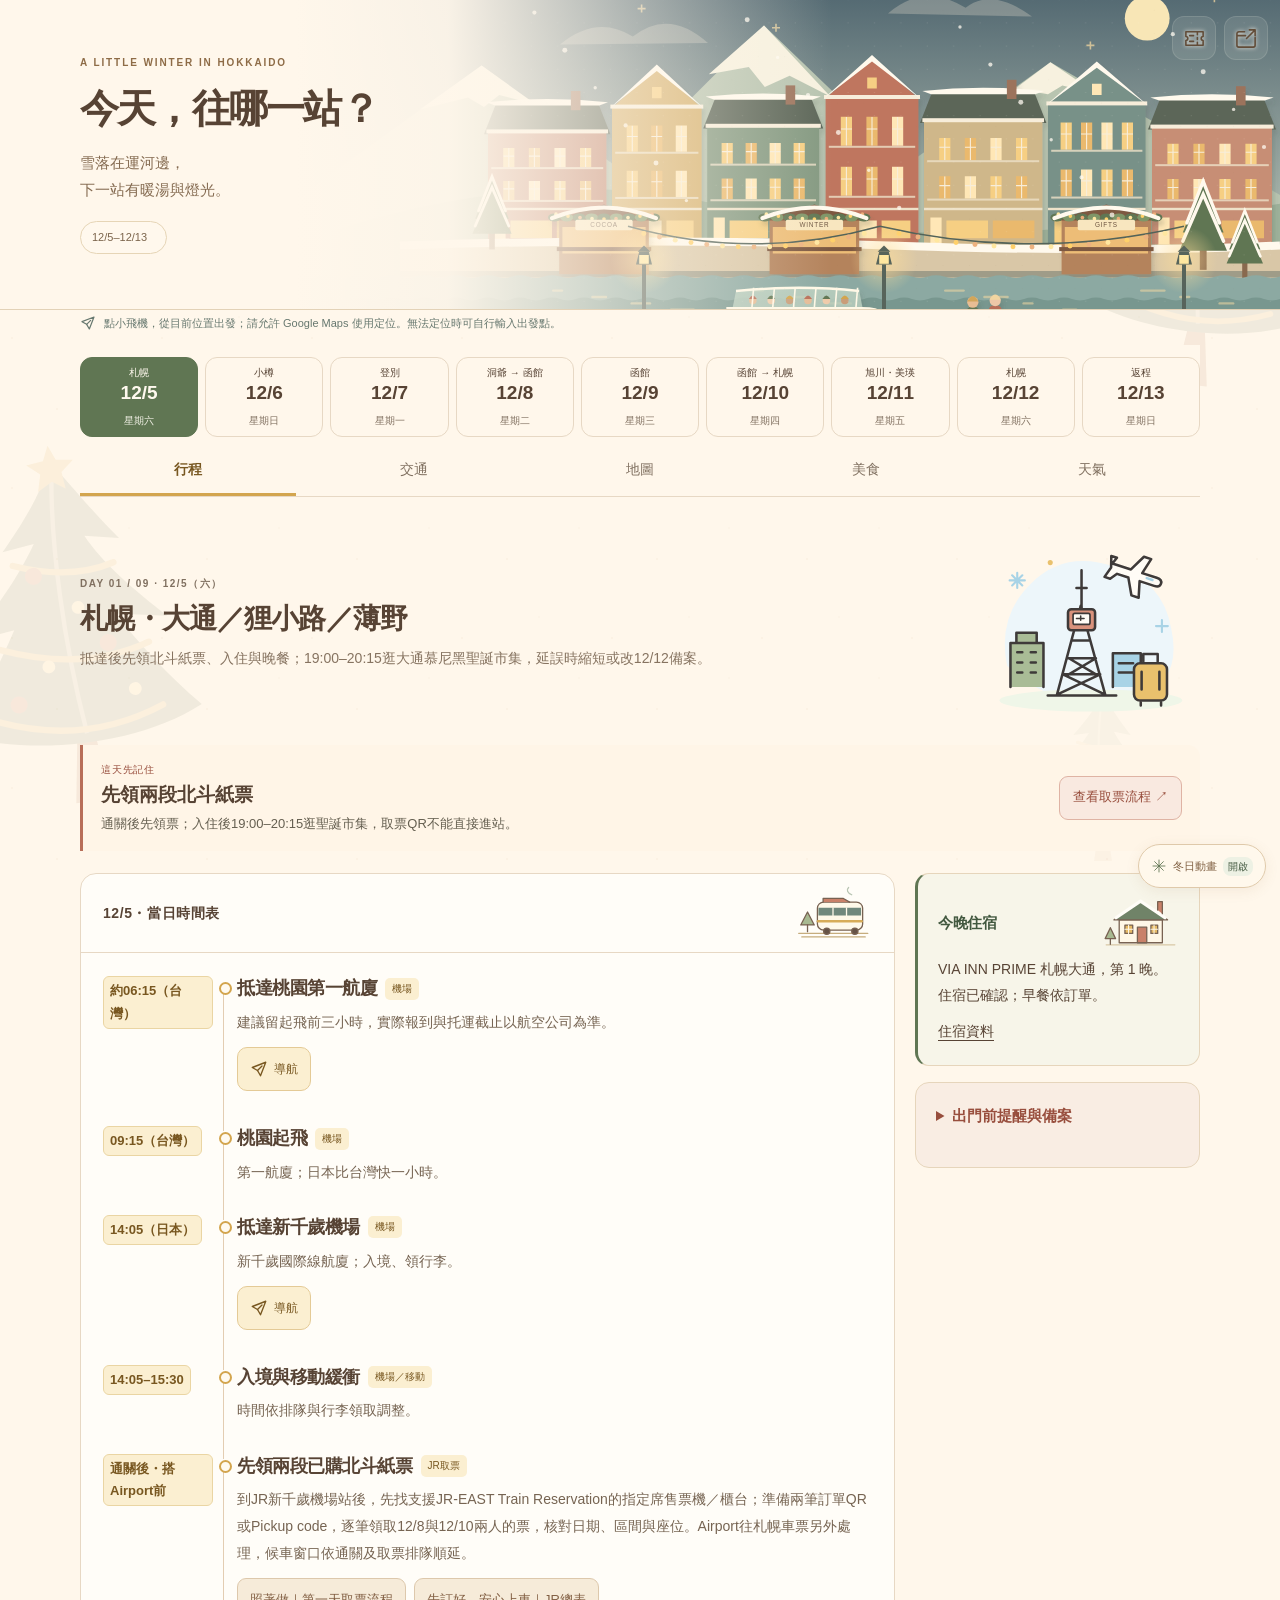
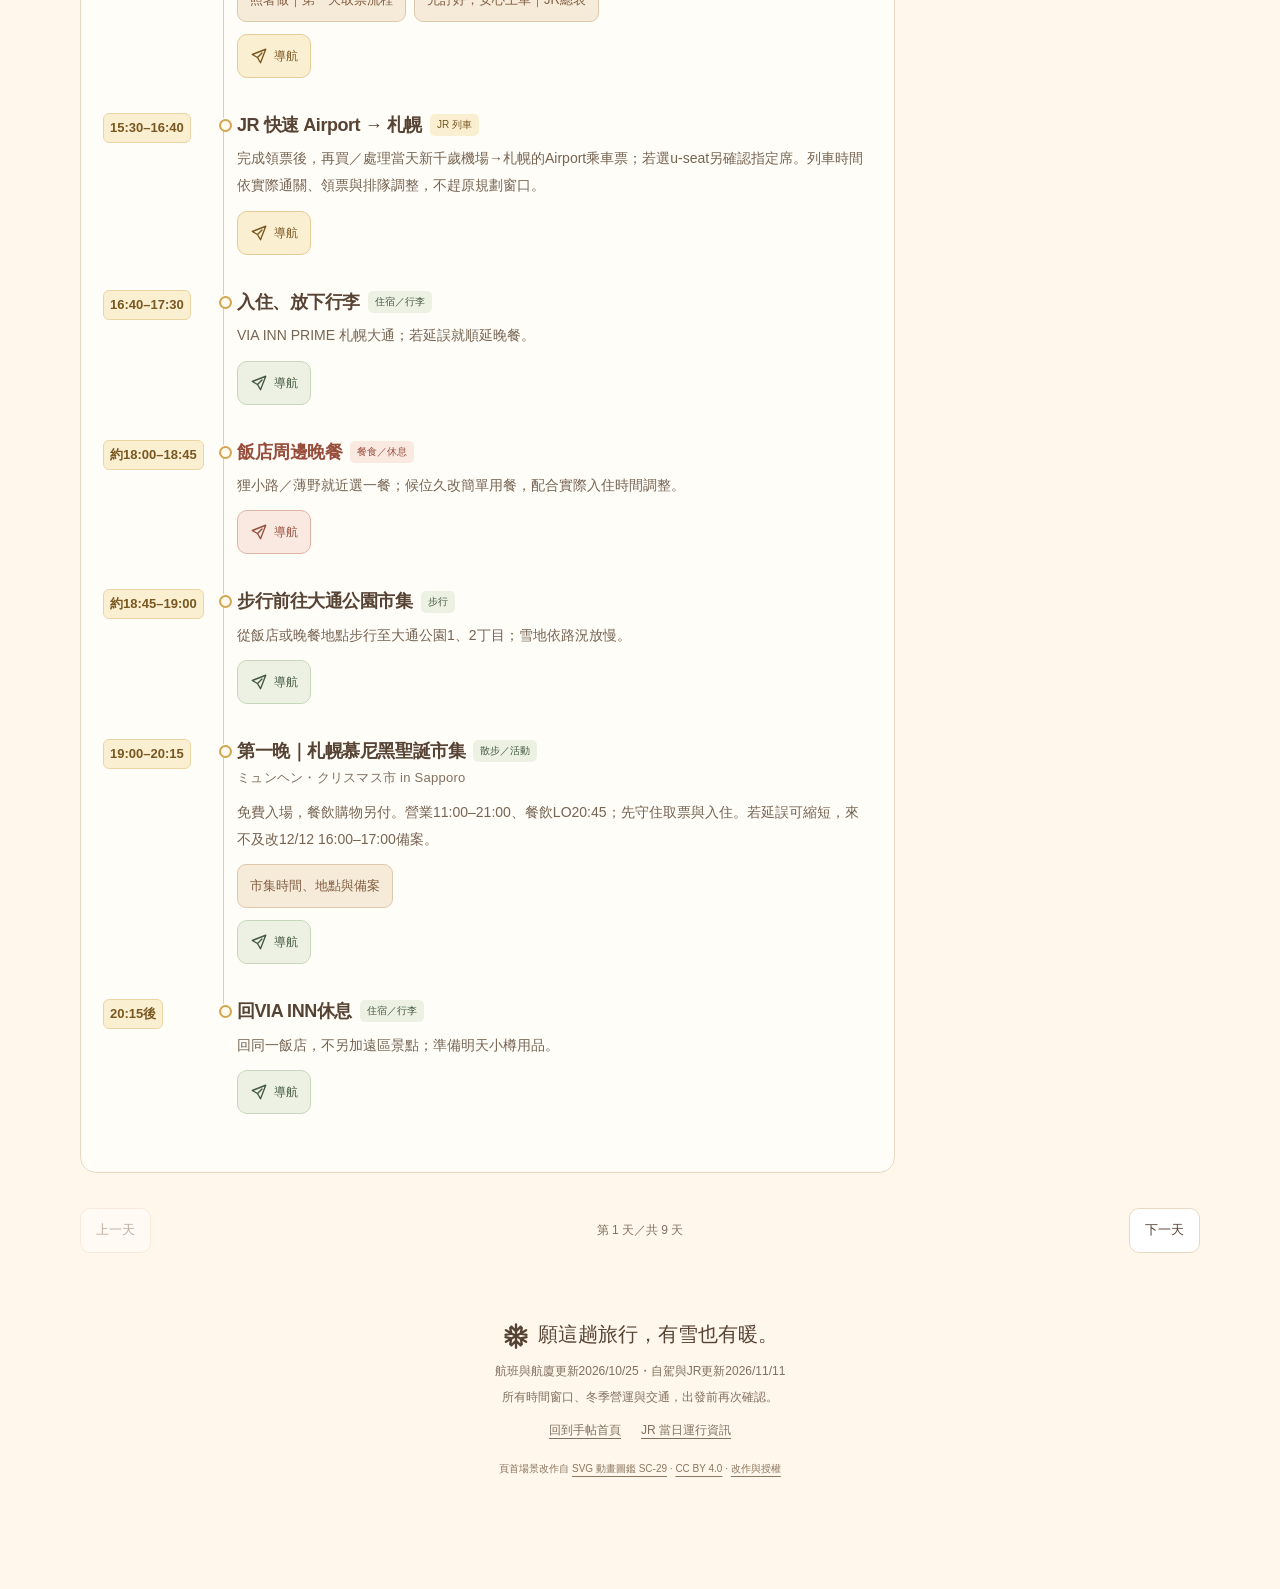
<file: index.html>
<!doctype html>
<html lang="zh-Hant">
<head>
<meta charset="utf-8">
<meta name="viewport" content="width=device-width, initial-scale=1">
<meta name="theme-color" content="#FFFCF6">
<meta http-equiv="refresh" content="0;url=./2026_hokido/">
<link rel="canonical" href="https://kevinpiger.github.io/travel/2026_hokido/">
<title>北海道冬日手帖</title>
<style>body{margin:0;min-height:100vh;display:grid;place-items:center;background:#FFFCF6;color:#3E3A39;font:18px/1.8 "PingFang TC","Microsoft JhengHei",sans-serif}main{max-width:32rem;margin:24px;padding:32px;border:3px solid #3E3A39;border-radius:24px}h1{font-size:28px;font-weight:500}a{color:inherit;text-underline-offset:4px}</style>
</head>
<body>
<main><h1>北海道冬日手帖</h1><p>正在前往旅行頁面。</p><a href="./2026_hokido/">開啟北海道冬日手帖</a></main>
<script>const destination=new URL('./2026_hokido/',location.href);destination.search=location.search;destination.hash=location.hash;location.replace(destination.href);</script>
</body>
</html>
</file>
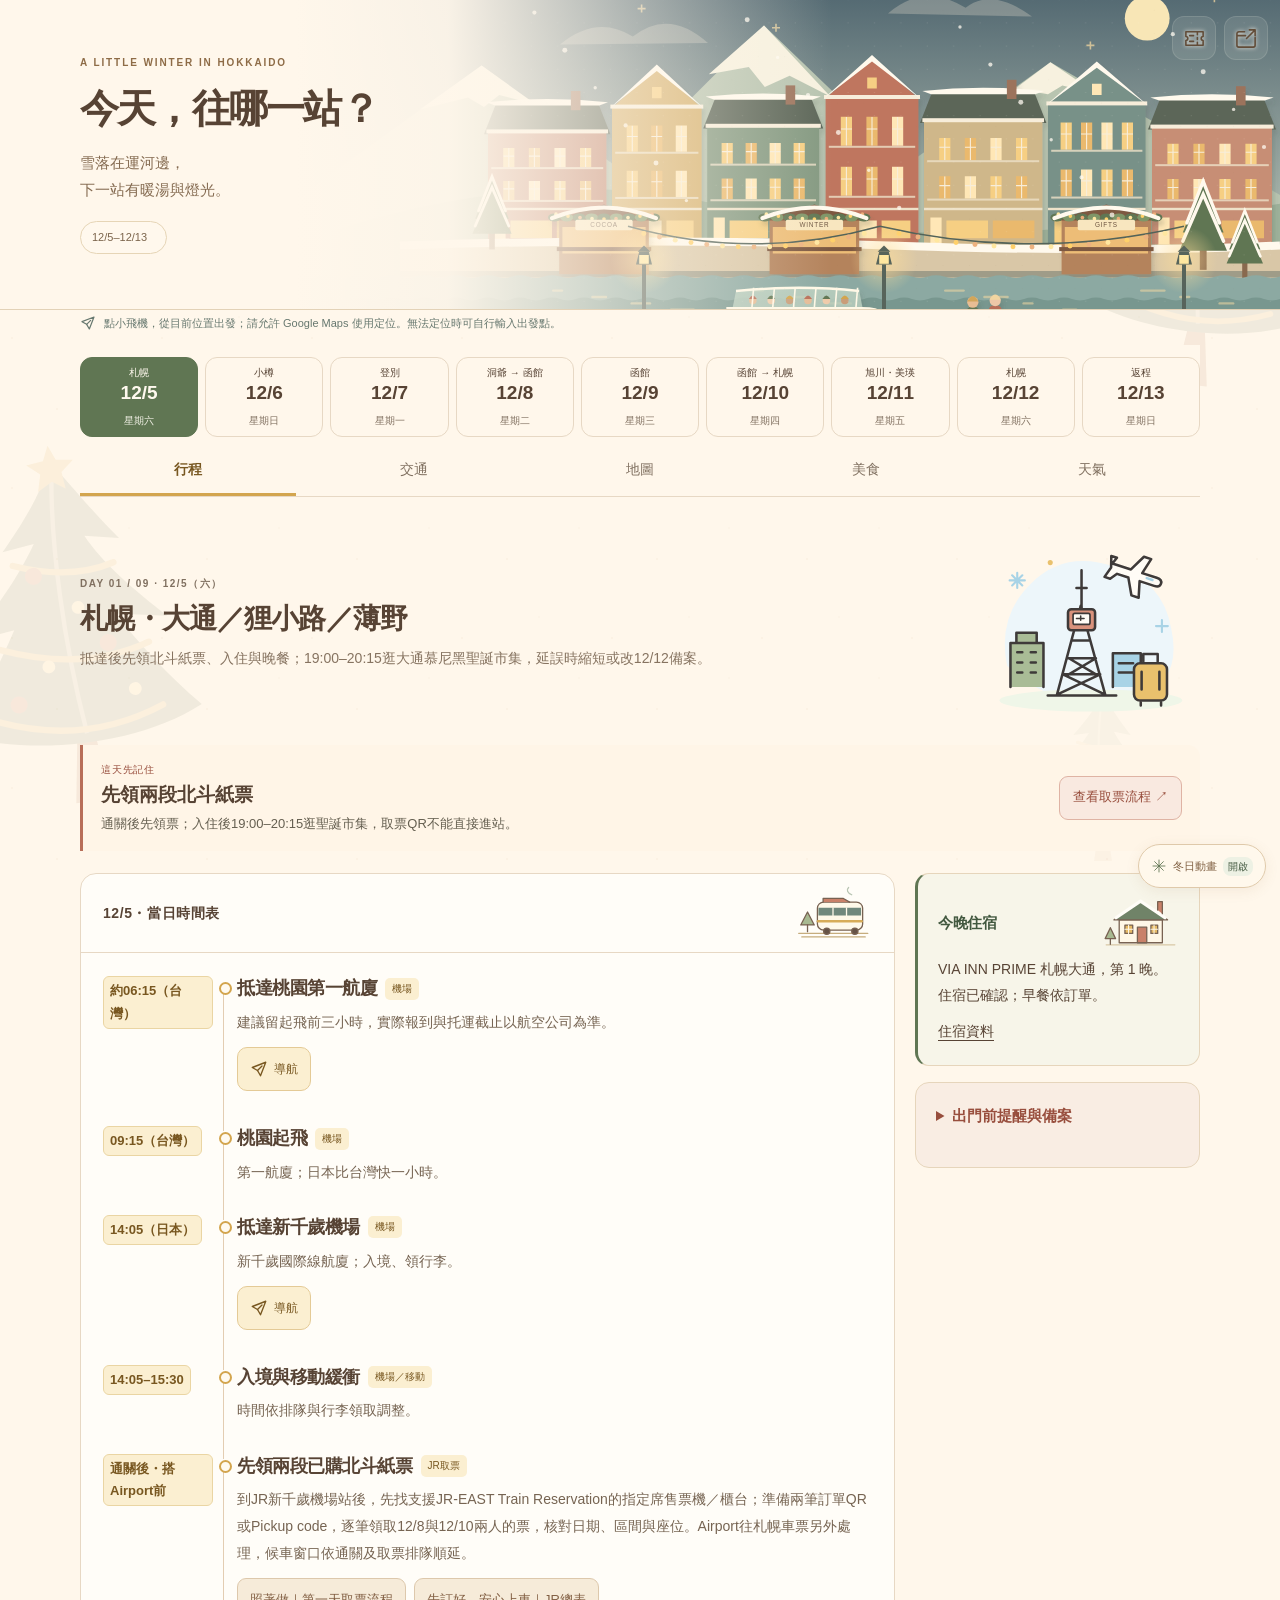
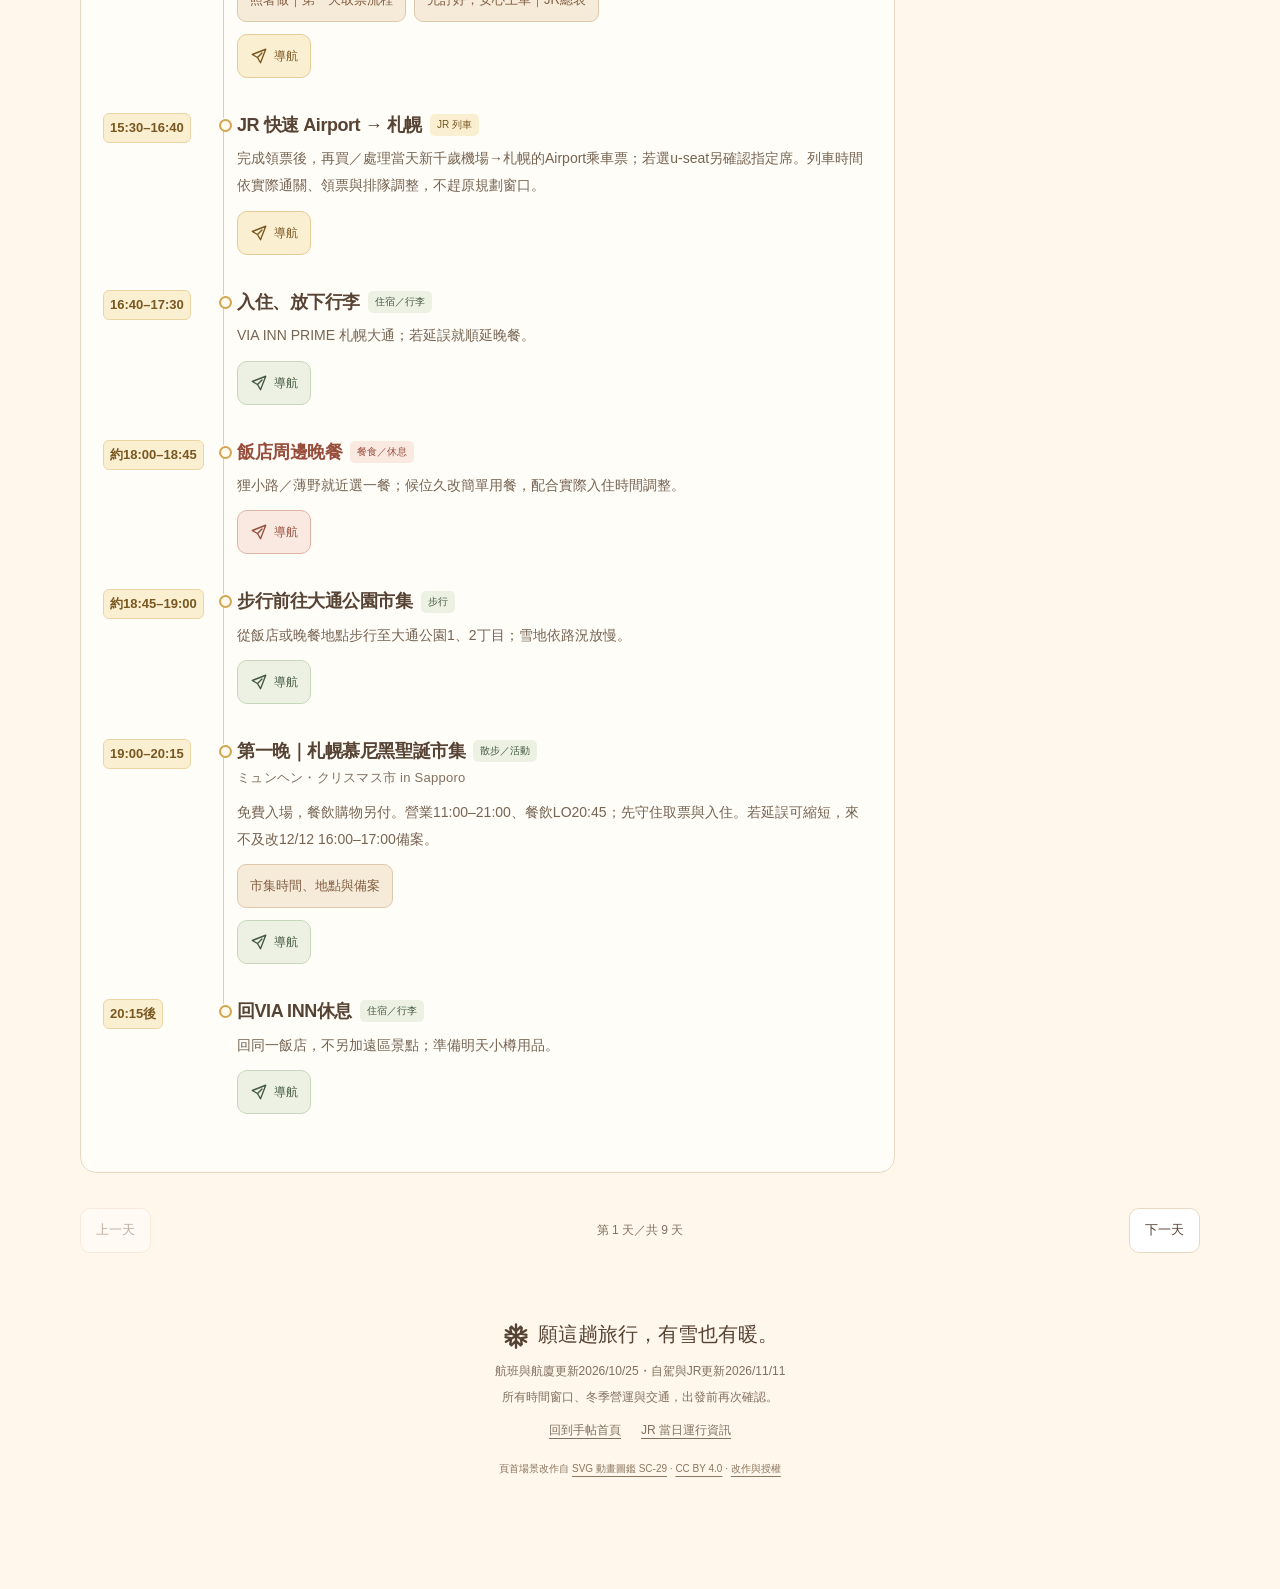
<file: 2026_hokido/index.html>
<!doctype html>
<html lang="zh-Hant">
<head>
  <meta charset="utf-8">
  <meta name="viewport" content="width=device-width, initial-scale=1">
  <meta name="theme-color" content="#FFFCF6">
  <meta name="description" content="2026 年 12 月 5 日至 13 日，兩人的北海道冬日旅行手帖。每日行程、JR 訂票、住宿與行李準備，一起慢慢看。">
  <title>北海道冬日手帖｜2026.12.05–12.13</title>
  <link rel="preconnect" href="https://fonts.googleapis.com">
  <link rel="preconnect" href="https://fonts.gstatic.com" crossorigin>
  <link href="https://fonts.googleapis.com/css2?family=Huninn&display=swap" rel="stylesheet">
  <style>
    :root {color-scheme:light;--paper:#FFFCF6;--ink:#3E3A39;--pink:#F2A497;--yellow:#F6D27A;--blue:#A8D3E6;--green:#B9DAA5;--light-blue:#EDF6FA;--light-pink:#FFF0EB;--light-green:#EFF6E8;--muted:#68635E;--border:3px solid var(--ink);--header:84px}
    *{box-sizing:border-box}html{scroll-behavior:smooth;scroll-padding-top:calc(var(--header) + 20px)}body{margin:0;padding-top:var(--header);color:var(--ink);background:var(--paper);font-family:"Huninn","PingFang TC","Microsoft JhengHei",sans-serif;font-size:17px;line-height:1.75}button,input,a{-webkit-tap-highlight-color:transparent}button,input{font:inherit}button,a{touch-action:manipulation}button{color:inherit;cursor:pointer}a{color:inherit;text-underline-offset:4px}a:hover{text-decoration-thickness:2px}button:focus-visible,a:focus-visible,input:focus-visible,summary:focus-visible,[tabindex]:focus-visible{outline:3px solid #215C76;outline-offset:5px}svg{display:block;max-width:100%}h1,h2,h3,h4,p{margin:0}h1,h2,h3,h4{font-weight:400;line-height:1.35}h2{font-size:clamp(28px,3vw,36px)}h3{font-size:23px}.icon{width:24px;height:24px;flex:none;fill:none;stroke:currentColor;stroke-width:2;stroke-linecap:round;stroke-linejoin:round}.sr-only{position:absolute;width:1px;height:1px;padding:0;margin:-1px;overflow:hidden;clip:rect(0,0,0,0);white-space:nowrap;border:0}[hidden]{display:none!important}.wrap{width:min(1120px,calc(100% - 48px));margin-inline:auto}.skip{position:fixed;left:16px;top:-100px;background:var(--yellow);padding:10px 16px;z-index:200}.skip:focus{top:10px}.site-header{position:fixed;top:0;left:0;right:0;z-index:50;background:var(--paper);border-bottom:var(--border)}.header-inner{min-height:81px;display:flex;align-items:center;justify-content:space-between;gap:24px}.brand{display:flex;align-items:center;gap:10px;text-decoration:none;white-space:nowrap;font-size:21px}.brand svg{width:42px;height:42px}.brand small{display:block;font-size:11px;letter-spacing:2px;line-height:1.4}.nav{display:flex;gap:6px;align-items:center}.nav a{padding:7px 14px;border:2px solid transparent;border-radius:30px;text-decoration:none;white-space:nowrap;font-size:16px}.nav a:hover,.nav a[aria-current="location"]{border-color:var(--ink);background:var(--yellow)}section{scroll-margin-top:calc(var(--header) + 18px)}.section{padding-block:46px}.section-heading{display:flex;align-items:flex-start;justify-content:space-between;gap:24px;margin-bottom:24px}.section-heading p{color:var(--muted);font-size:15px;margin-top:8px;max-width:560px}.chapter{display:flex;gap:12px;align-items:center}.chapter .icon{width:36px;height:36px}.pill{display:inline-flex;gap:6px;align-items:center;font-size:13px;padding:3px 12px;border:2px solid var(--ink);border-radius:30px;background:var(--paper);line-height:1.8}.pink{background:var(--pink)}.blue{background:var(--blue)}.green{background:var(--green)}.yellow{background:var(--yellow)}.muted{color:var(--muted)}.button{display:inline-flex;justify-content:center;align-items:center;gap:8px;min-height:46px;padding:10px 20px;border:var(--border);border-radius:16px;background:var(--yellow);text-decoration:none;font-size:16px;box-shadow:3px 3px 0 var(--ink)}.button:hover{transform:translate(-1px,-1px);box-shadow:4px 4px 0 var(--ink)}.button:active{transform:translate(2px,2px);box-shadow:1px 1px 0 var(--ink)}.button.secondary{background:var(--paper);box-shadow:none}.hero{padding-block:42px 24px;display:grid;grid-template-columns:.9fr 1.1fr;gap:10px;align-items:center}.trip-dates{display:inline-flex;align-items:center;gap:8px;font-size:16px;border-bottom:3px solid var(--pink);padding-bottom:5px;margin-bottom:23px}.hero h1{font-size:clamp(44px,5vw,64px);line-height:1.25;letter-spacing:1px}.hero-sub{margin-top:20px;max-width:360px;color:var(--muted);font-size:17px}.hero-actions{display:flex;flex-wrap:wrap;gap:14px;margin-top:25px}.hero-art{position:relative;min-width:0}.hero-art>svg{width:100%;height:auto}.countdown{position:relative;width:max-content;max-width:100%;margin:-28px 0 0 auto;right:auto;bottom:auto;display:flex;align-items:center;gap:10px;padding:10px 16px;border:var(--border);border-radius:18px;background:var(--paper);transform:rotate(3deg);line-height:1.3;box-shadow:3px 3px 0 var(--blue)}.countdown .number{font-size:35px}.countdown small{font-size:13px;display:block}.float{animation:float 5s ease-in-out infinite}.steam{animation:steam 4s ease-in-out infinite;transform-box:fill-box;transform-origin:center}.train-sway{animation:trainSway 4s ease-in-out infinite;transform-box:fill-box;transform-origin:center}.route-strip{margin-top:20px;border:var(--border);border-radius:22px;padding:17px 24px;display:flex;align-items:center;justify-content:space-between;gap:12px;background:var(--light-green)}.route-strip .route-title{font-size:14px;color:var(--muted);flex:none}.route-stops{display:flex;align-items:center;justify-content:center;gap:16px;flex-wrap:wrap}.route-stop{white-space:nowrap;font-size:16px}.route-dot{width:6px;height:6px;background:var(--ink);border-radius:50%}.intro-note{margin-top:14px;font-size:13px;color:var(--muted);text-align:center}.flight-grid{display:grid;grid-template-columns:1fr 1fr;gap:20px}.flight{border:var(--border);border-radius:23px;overflow:hidden;background:var(--paper)}.flight-head{padding:10px 20px;display:flex;align-items:center;justify-content:space-between;border-bottom:2px dashed var(--ink)}.flight-main{padding:19px 22px}.flight-route{display:flex;align-items:center;justify-content:space-between;gap:14px;margin-bottom:10px}.flight-place{font-size:24px}.flight-place small{display:block;font-size:13px;color:var(--muted)}.flight-line{flex:1;max-width:100px;border-top:2px dashed var(--ink);position:relative}.flight-line .icon{position:absolute;left:50%;top:-13px;transform:translateX(-50%);background:var(--paper);width:30px}.flight p{font-size:14px;color:var(--muted)}.flights{padding-top:28px;padding-bottom:30px}.dates{display:flex;gap:10px;overflow:auto;padding:4px 3px 14px;scroll-snap-type:x proximity;scrollbar-width:thin}.day-tab{flex:1;min-width:88px;border:var(--border);border-radius:18px;padding:10px 8px;background:var(--paper);scroll-snap-align:center;line-height:1.35;text-align:center}.day-tab .day-n{font-size:11px;display:block;letter-spacing:1px}.day-tab strong{font-size:22px;font-weight:400;display:block;margin:4px 0}.day-tab small{font-size:12px;color:var(--muted)}.day-tab[aria-selected="true"]{background:var(--yellow);box-shadow:3px 3px 0 var(--ink);transform:translateY(-3px)}.day-tab:hover{background:var(--light-pink)}.day-tab[aria-selected="true"]:hover{background:var(--yellow)}.day-layout{display:grid;grid-template-columns:minmax(0,1fr) 275px;gap:24px;margin-top:14px}.day-card{border:var(--border);border-radius:28px;overflow:hidden;background:var(--paper)}.day-top{padding:25px 28px 23px;background:var(--light-blue);border-bottom:var(--border);position:relative}.day-top h3{font-size:29px;margin:8px 0 7px}.day-top p{font-size:15px;color:var(--muted);max-width:530px}.day-top-meta{display:flex;align-items:center;justify-content:space-between;gap:12px;font-size:14px}.day-top-meta .icon{width:33px;height:33px}.timeline{padding:26px 28px;list-style:none;margin:0}.timeline-item{position:relative;display:grid;grid-template-columns:103px minmax(0,1fr);gap:25px;padding-bottom:25px}.timeline-item:last-child{padding-bottom:0}.timeline-item:before{content:"";position:absolute;width:3px;background:var(--ink);left:115px;top:17px;bottom:-6px}.timeline-item:last-child:before{display:none}.timeline-item:after{content:"";position:absolute;width:12px;height:12px;border:2px solid var(--ink);background:var(--yellow);border-radius:50%;top:8px;left:110px}.time{font-size:14px;line-height:1.5;padding-top:2px;overflow-wrap:anywhere}.timeline-title{display:flex;align-items:center;flex-wrap:wrap;gap:8px}.timeline-title h4{font-size:19px}.timeline-item p{font-size:14px;color:var(--muted);margin-top:6px}.tag{display:inline-flex;align-items:center;gap:4px;font-size:11px;border:1.5px solid var(--ink);border-radius:7px;padding:1px 7px;white-space:nowrap;line-height:1.8}.tag.must{background:var(--yellow)}.day-aside{display:flex;flex-direction:column;gap:16px;min-width:0}.aside-note{padding:20px;border:var(--border);border-radius:22px;background:var(--light-green)}.aside-note:nth-child(2){background:var(--light-pink)}.aside-note h4{display:flex;align-items:center;gap:7px;font-size:18px;margin-bottom:10px}.aside-note p{font-size:14px;line-height:1.85}.aside-note a{font-size:14px;display:inline-block;margin-top:10px}.day-controls{display:flex;justify-content:space-between;gap:16px;margin-top:17px}.day-controls button{min-height:44px;border:2px solid var(--ink);border-radius:13px;background:var(--paper);padding:6px 15px;font-size:14px}.day-controls button:disabled{opacity:.4;cursor:default}.panel-bounce{animation:panelBounce .35s ease-out}.jr-section{border-block:var(--border);background:var(--light-green)}.booking-grid{display:grid;grid-template-columns:repeat(3,1fr);gap:18px}.booking-card{border:var(--border);border-radius:22px;background:var(--paper);padding:22px;display:flex;flex-direction:column;align-items:flex-start}.booking-date{font-size:35px;line-height:1.2}.booking-date small{font-size:15px}.booking-card h3{font-size:19px;margin-top:15px;margin-bottom:7px}.booking-card p{font-size:14px;color:var(--muted);margin-bottom:18px}.booking-card .button{margin-top:auto;font-size:14px;min-height:41px;padding:8px 13px;box-shadow:none}.booking-time{font-size:14px;display:flex;gap:7px;align-items:center;margin-top:4px}.booking-time .icon{width:18px;height:18px}.booking-foot{font-size:14px;margin-top:16px}.flow-grid{display:grid;grid-template-columns:1fr 1fr;gap:18px;margin-block:24px}.flow-card{border:2px solid var(--ink);border-radius:18px;padding:18px 22px;background:var(--paper)}.flow-card h3{font-size:19px;margin-bottom:10px}.flow-card ol{font-size:14px;margin:0;padding-left:21px}.guide{margin-top:20px;border:var(--border);border-radius:20px;background:var(--paper);overflow:hidden}.guide>summary{display:flex;justify-content:space-between;align-items:center;gap:12px;padding:16px 21px;font-size:18px;cursor:pointer;list-style:none}.guide>summary::-webkit-details-marker{display:none}.guide>summary:after{content:"＋";font-size:24px}.guide[open]>summary:after{content:"－"}.guide-body{padding:5px 24px 26px;border-top:2px dashed var(--ink);font-size:15px;overflow-wrap:anywhere}.guide-body h3{font-size:22px;margin:25px 0 12px}.guide-body h4{font-size:18px;margin:20px 0 8px}.guide-body p{margin:12px 0}.guide-body blockquote{margin:14px 0;padding:10px 16px;border-left:4px solid var(--blue);background:var(--light-blue)}.guide-body ul,.guide-body ol{padding-left:22px}.guide-body li{margin-block:8px}.guide-body strong{font-weight:700}.table-wrap{overflow:auto;max-width:100%;margin-block:16px}.guide-body table{border-collapse:collapse;min-width:640px;width:100%;font-size:13px}.guide-body td,.guide-body th{border:1.5px solid var(--ink);padding:10px;vertical-align:top;text-align:left}.guide-body th{background:var(--light-blue)}.luggage-layout{display:grid;grid-template-columns:1.12fr 1fr;gap:25px}.luggage-plan{padding:26px;border:var(--border);border-radius:26px;background:var(--light-pink)}.luggage-plan h3{margin-bottom:17px}.luggage-step{display:flex;gap:15px;align-items:flex-start;margin-block:16px}.luggage-step .step-date{font-size:15px;background:var(--paper);border:2px solid var(--ink);border-radius:11px;min-width:61px;text-align:center;padding:5px}.luggage-step strong{font-weight:400;font-size:18px}.luggage-step p{font-size:14px;color:var(--muted)}.luggage-reminders{padding:8px 0}.luggage-reminders h3{display:flex;align-items:center;gap:10px}.luggage-reminders ul{font-size:15px;padding-left:22px}.luggage-reminders li{margin:14px 0}.luggage-reminders p{font-size:13px;color:var(--muted)}.hotel-grid{display:grid;grid-template-columns:repeat(2,1fr);gap:20px}.hotel-card{border:var(--border);border-radius:24px;overflow:hidden}.hotel-illustration{padding:17px 22px;display:flex;align-items:center;justify-content:space-between;gap:16px;border-bottom:2px solid var(--ink)}.hotel-illustration .icon{width:44px;height:44px;stroke-width:1.4}.hotel-date{font-size:22px}.hotel-date small{font-size:14px;display:block}.hotel-body{padding:20px 22px}.hotel-body h3{font-size:22px;margin-bottom:12px}.hotel-body p{font-size:14px;color:var(--muted);margin-top:12px}.hotel-body .hotel-links{display:flex;gap:20px;margin-top:15px;font-size:14px}.check-section{background:var(--light-blue);border-block:var(--border)}.check-progress{max-width:390px;display:flex;align-items:center;gap:12px;margin-bottom:22px;font-size:15px}progress{width:210px;max-width:60%;height:16px;accent-color:#4E7443}progress::-webkit-progress-bar{background:var(--paper);border:2px solid var(--ink);border-radius:20px}progress::-webkit-progress-value{background:var(--green);border-right:2px solid var(--ink);border-radius:20px}.check-grid{display:grid;grid-template-columns:repeat(3,1fr);gap:20px}.check-group{border:var(--border);border-radius:23px;background:var(--paper);padding:22px}.check-group h3{font-size:22px;margin-bottom:13px}.check-row{display:flex;gap:11px;align-items:flex-start;cursor:pointer;padding-block:12px;border-bottom:1px dashed #B8B4AC;font-size:15px;line-height:1.6}.check-row:last-child{border-bottom:0}.check-row input{appearance:none;-webkit-appearance:none;width:24px;height:24px;min-width:24px;margin:1px 0 0;border:2px solid var(--ink);border-radius:7px;background:var(--paper);display:grid;place-items:center;cursor:pointer}.check-row input:checked{background:var(--green)}.check-row input:checked:after{content:"";width:11px;height:6px;border-left:2px solid var(--ink);border-bottom:2px solid var(--ink);transform:translateY(-1px) rotate(-45deg)}.check-row:has(input:checked) span{text-decoration:line-through;color:var(--muted)}.check-note{margin-top:17px;font-size:13px;color:var(--muted)}.footer{padding:34px 0;text-align:center;font-size:13px;color:var(--muted)}.footer-main{font-size:20px;color:var(--ink);margin-bottom:9px}.footer svg{display:inline-block;width:28px;height:28px;vertical-align:middle;margin-right:8px}.footer p+p{margin-top:5px}.footer-links{display:flex;justify-content:center;gap:20px;flex-wrap:wrap;margin-top:12px}.toast{position:fixed;bottom:20px;left:50%;transform:translateX(-50%);padding:10px 18px;background:var(--yellow);border:var(--border);border-radius:16px;z-index:100;font-size:14px;max-width:calc(100% - 30px)}
    @keyframes float{0%,100%{transform:translateY(0)}50%{transform:translateY(-6px)}}@keyframes steam{0%,100%{opacity:.6;transform:translateY(0)}50%{opacity:1;transform:translateY(-6px)}}@keyframes trainSway{0%,100%{transform:rotate(-.35deg)}50%{transform:rotate(.35deg)}}@keyframes panelBounce{0%{transform:translateY(7px);opacity:.7}60%{transform:translateY(-2px)}100%{transform:translateY(0);opacity:1}}
    @media(min-width:1300px){.hero{min-height:520px}.hero-art{margin-right:-20px}}@media(max-width:900px){.wrap{width:calc(100% - 36px)}.header-inner{gap:10px}.brand{font-size:18px}.brand svg{width:34px}.nav a{padding:7px 9px;font-size:14px}.hero h1{font-size:47px}.hero-sub{font-size:16px}.countdown{padding:8px 12px}.countdown .number{font-size:29px}.day-layout{grid-template-columns:minmax(0,1fr) 225px;gap:16px}.booking-card{padding:18px}.route-strip{flex-direction:column;gap:6px}.check-grid{gap:12px}.check-group{padding:17px}}
    @media(max-width:680px){:root{--header:116px}.wrap{width:calc(100% - 32px)}body{font-size:16px}.header-inner{min-height:113px;display:block;padding-top:10px}.brand{font-size:18px;justify-content:center;gap:8px}.brand small{display:inline;margin-left:8px;font-size:10px;letter-spacing:1px}.brand svg{width:29px;height:29px}.nav{margin-top:8px;justify-content:flex-start;overflow:auto;gap:3px;padding-bottom:7px;scrollbar-width:none}.nav::-webkit-scrollbar{display:none}.nav a{flex:1;text-align:center;font-size:13px;padding:5px 8px}.hero{grid-template-columns:1fr;padding-top:30px;gap:8px}.hero-copy{padding:0 5px}.trip-dates{margin-bottom:15px;font-size:14px}.hero h1{font-size:44px}.hero-sub{margin-top:14px;max-width:100%;font-size:15px}.hero-actions{margin-top:20px}.button{font-size:15px;padding:9px 16px}.hero-art{max-width:500px;margin:0 auto;width:100%}.hero-art>svg{max-height:310px}.countdown{right:9px;bottom:1%;padding:8px 13px}.countdown .number{font-size:28px}.countdown small{font-size:11px}.route-strip{margin-top:9px;padding:13px 10px;border-radius:19px}.route-stops{gap:9px}.route-stop{font-size:13px}.route-dot{width:4px;height:4px}.intro-note{font-size:12px;text-align:left}.section{padding-block:34px}.section-heading{gap:10px;margin-bottom:20px}.section-heading p{font-size:13px;margin-top:7px}.chapter{gap:9px}.chapter .icon{width:29px;height:29px}h2{font-size:27px}.section-heading>.pill{font-size:11px;padding-inline:8px}.flight-grid{grid-template-columns:1fr;gap:15px}.flights{padding-top:20px;padding-bottom:10px}.flight-head{padding:9px 16px}.flight-main{padding:16px 19px}.flight-place{font-size:22px}.flight p{font-size:13px}.day-tab{min-width:77px;padding:8px 5px;border-radius:15px}.day-tab strong{font-size:21px}.day-layout{grid-template-columns:1fr;gap:16px;margin-top:10px}.day-top{padding:20px}.day-top h3{font-size:26px}.day-top p{font-size:14px}.day-top-meta{font-size:13px}.timeline{padding:23px 18px}.timeline-item{grid-template-columns:80px minmax(0,1fr);gap:23px;padding-bottom:23px}.timeline-item:before{left:89px}.timeline-item:after{left:84px}.time{font-size:12px;padding-top:4px}.timeline-title h4{font-size:18px}.timeline-item p{font-size:13px}.day-aside{display:grid;grid-template-columns:1fr 1fr;gap:12px}.aside-note{padding:15px;border-radius:18px}.aside-note h4{font-size:16px;gap:5px}.aside-note p,.aside-note a{font-size:13px}.aside-note .icon{width:20px;height:20px}.day-controls{margin-top:13px}.booking-grid{grid-template-columns:1fr;gap:14px}.booking-card{display:grid;grid-template-columns:91px minmax(0,1fr);column-gap:16px;align-items:start;padding:18px}.booking-date{font-size:30px;grid-column:1;grid-row:1}.booking-date small{font-size:13px}.booking-time{grid-column:1;grid-row:2;font-size:12px;flex-wrap:wrap;gap:2px}.booking-time .icon{display:none}.booking-card h3{grid-column:2;grid-row:1;margin:0 0 8px;font-size:18px}.booking-card p{grid-column:2;grid-row:2;margin:0 0 12px;font-size:13px}.booking-card .button{grid-column:2;grid-row:3;font-size:13px;justify-self:start;min-height:38px}.booking-foot{font-size:13px}.flow-grid{grid-template-columns:1fr;gap:13px;margin-block:18px}.flow-card{padding:16px 18px}.flow-card ol{font-size:13px}.guide>summary{font-size:16px;padding:14px 16px}.guide-body{padding-inline:16px;font-size:14px}.guide-body h3{font-size:20px}.luggage-layout{grid-template-columns:1fr;gap:15px}.luggage-plan{padding:21px}.luggage-plan h3{font-size:21px}.luggage-reminders{padding-inline:5px}.luggage-reminders li{font-size:14px;margin:10px 0}.hotel-grid{grid-template-columns:1fr;gap:15px}.hotel-illustration{padding:14px 20px}.hotel-date{font-size:21px}.hotel-body{padding:18px 20px}.hotel-body h3{font-size:21px}.check-grid{grid-template-columns:1fr;gap:15px}.check-group{padding:19px 21px}.check-group h3{font-size:21px}.check-row{padding-block:13px}.footer{padding-block:27px;font-size:12px}.footer-main{font-size:18px}}
    @media(max-width:360px){.wrap{width:calc(100% - 24px)}.hero h1{font-size:38px}.nav a{padding-inline:6px;font-size:12px}.day-aside{grid-template-columns:1fr}.timeline-item{grid-template-columns:69px minmax(0,1fr);gap:22px}.timeline-item:before{left:78px}.timeline-item:after{left:73px}.brand small{display:none}}
    @media(prefers-reduced-motion:reduce){html{scroll-behavior:auto}*,*:before,*:after{animation:none!important;transition:none!important}.button:hover{transform:none}.day-tab[aria-selected="true"]{transform:none}}
    @media print{body{padding-top:0;color:#000}.site-header,.hero-actions,.day-controls,.footer-links,.toast,.dates{display:none!important}.wrap{width:100%}.hero{grid-template-columns:1fr 1fr}.section{padding-block:20px}.day-layout{grid-template-columns:1fr}.day-aside{display:grid;grid-template-columns:1fr 1fr}.booking-grid,.check-grid{grid-template-columns:repeat(3,1fr)}.guide-body{overflow:visible}.table-wrap{overflow:visible}.hotel-card,.flight,.check-group,.booking-card{break-inside:avoid}.countdown{display:none}.print-note{display:block!important}}

    .day-art{margin:auto 0 0;padding:16px 0 7px;align-self:flex-end;width:100%;max-width:275px;pointer-events:none}.day-art>svg{width:100%;height:auto;aspect-ratio:260/240}.day-art figcaption{margin-top:5px;text-align:center;font-size:14px;line-height:1.6;color:var(--muted)}
    @media(max-width:680px){.day-art{grid-column:1/-1;justify-self:end;width:min(75%,260px);margin:0;padding-top:0}.day-art figcaption{font-size:13px}}
  
    .candidate-intro{background:var(--green);border:var(--border);border-radius:20px;padding:22px;margin-bottom:24px}.candidate-intro p+p{margin-top:12px}.candidate-grid{display:grid;grid-template-columns:repeat(2,minmax(0,1fr));gap:18px;margin-top:18px}.candidate-card{border:var(--border);border-radius:20px;padding:22px;background:var(--white,#FFFCF6);min-width:0;overflow-wrap:anywhere}.candidate-card h4{font-size:21px;margin:12px 0 8px}.candidate-card p{font-size:15px;margin-top:10px}.candidate-meta{color:var(--muted)}.candidate-links{display:flex;gap:16px;flex-wrap:wrap;margin-top:14px}.candidate-card a{display:inline-block;min-height:44px;padding-block:8px;font-size:15px}.candidate-subtitle{margin-top:36px}.nav a{padding-inline:9px}@media(max-width:650px){.candidate-grid{grid-template-columns:1fr}.candidate-card{padding:18px}.candidate-intro{padding:18px}}

#sight-collections{margin-top:32px}#sight-collections>p{margin:12px 0 20px;font-size:15px}#sight-collections table{min-width:720px}#sight-collections td:nth-child(1){min-width:135px}#sight-collections td:nth-child(2){min-width:115px}#sight-collections td:nth-child(3){min-width:330px}

    .candidate-picker{display:flex;align-items:center;gap:16px;flex-wrap:wrap}.candidate-picker label{font-size:18px}.candidate-picker select{font:inherit;color:var(--ink);background:var(--paper);border:var(--border);border-radius:14px;min-height:48px;padding:9px 42px 9px 15px;max-width:100%;flex:1;min-width:0}.candidate-picker select:focus-visible{outline:3px solid #215C76;outline-offset:4px}.candidate-status{font-size:14px;color:var(--muted);margin:10px 0 20px}.candidate-route{border:var(--border);border-radius:24px;background:var(--light-blue);padding:24px}.candidate-day-kicker{font-size:14px;margin-bottom:6px}.candidate-route h3{font-size:26px}.candidate-route p+p{margin-top:12px}.candidate-route .button{margin-top:18px}.candidate-area{padding-top:28px;scroll-margin-top:calc(var(--header) + 20px)}.candidate-area>h3{font-size:23px}.candidate-area-note{margin-top:7px;color:var(--muted);font-size:15px;max-width:800px}.candidate-option{margin-top:24px}.candidate-option-body{padding:0 20px 22px}.candidate-option-body>p{font-size:15px;color:var(--muted)}.candidate-boundary{background:var(--light-pink);border-left:4px solid var(--pink);padding:16px 19px;margin-top:24px;font-size:15px}.candidate-archive{margin-top:30px}.candidate-archive>.guide-body>.candidate-grid .candidate-card{padding:18px}.candidate-area .candidate-card h4{font-size:21px}.candidate-archive .guide{scroll-margin-top:calc(var(--header) + 20px)}
    @media(max-width:680px){.candidate-picker{display:block}.candidate-picker label{display:block;margin-bottom:8px}.candidate-picker select{width:100%;font-size:16px}.candidate-route{padding:19px}.candidate-route h3{font-size:23px}.candidate-area>h3{font-size:21px}.candidate-option-body{padding:0 16px 18px}.candidate-status{font-size:13px}.candidate-area-note,.candidate-boundary{font-size:14px}}
  .jr-journey-table table{min-width:1080px}

.weather-card{margin:0 0 26px;padding:24px;border:var(--border);border-radius:22px;background:#F1F7F8;box-shadow:4px 4px 0 var(--ink)}.weather-heading{display:flex;gap:16px;justify-content:space-between;align-items:center;flex-wrap:wrap}.weather-heading h3{font-size:24px}.weather-controls{display:flex;gap:12px;flex-wrap:wrap;margin:18px 0}.weather-controls label{display:flex;flex-direction:column;gap:4px;font-size:14px;flex:1;min-width:170px}.weather-controls select{font:inherit;color:var(--ink);background:var(--paper);border:2px solid var(--ink);border-radius:12px;padding:9px;min-height:46px;max-width:100%}.weather-refresh{border:2px solid var(--ink);border-radius:30px;min-height:44px;background:var(--paper);padding:7px 16px;font-size:15px}.weather-refresh:disabled{opacity:.6;cursor:wait}.weather-context{font-size:15px;color:var(--muted);margin-top:4px}.weather-overview{display:flex;align-items:center;justify-content:space-between;gap:16px;margin:18px 0}.weather-kicker{font-size:13px;color:var(--muted)}.weather-main-temp{font-size:42px;line-height:1.2;text-align:right}.weather-main-temp small{display:block;font-size:13px;color:var(--muted)}.weather-metrics{display:grid;grid-template-columns:repeat(3,minmax(0,1fr));gap:10px}.weather-metric{padding:13px;background:var(--paper);border:1px solid #A5C0C7;border-radius:12px}.weather-metric span{display:block;font-size:13px;color:var(--muted)}.weather-metric strong{font-weight:400;font-size:23px}.weather-hours{display:grid;grid-template-columns:repeat(4,minmax(0,1fr));gap:8px;margin-top:16px}.weather-hours>div{text-align:center;background:#E2EEF0;border-radius:10px;padding:10px 3px}.weather-hours b,.weather-hours span,.weather-hours small{display:block}.weather-hours b{font-weight:400;font-size:14px}.weather-hours small{font-size:12px}.weather-explain,.weather-status,.weather-source{font-size:13px;color:var(--muted);margin-top:12px}.weather-tip{font-size:15px;margin-top:16px;padding:10px 12px;background:var(--yellow);border-radius:10px}.weather-empty{padding:20px 0}.weather-empty p{font-size:15px;margin-top:8px}.weather-controls select:focus-visible{outline:3px solid #215C76;outline-offset:3px}@media(max-width:600px){.weather-card{padding:18px}.weather-metrics{grid-template-columns:repeat(2,minmax(0,1fr))}.weather-metric{padding:11px}.weather-metric strong{font-size:21px}.weather-controls label{min-width:0;flex-basis:100%}.weather-heading h3{font-size:23px}.weather-hours{gap:5px}.weather-hours small{font-size:12px}}

.jp-subtitle{display:block;font-size:13px!important;line-height:1.5;color:var(--muted);font-weight:400;margin:4px 0 8px!important;letter-spacing:.02em}.timeline-title .jp-subtitle{flex-basis:100%;order:4;margin:0 0 4px!important}.timeline-title:has(.jp-subtitle){row-gap:4px}

.day-map,.hakodate-tickets{margin-top:28px;padding:26px;border:var(--border);border-radius:22px;background:#F1F7F8}.hakodate-tickets{background:#FFF5DF}.day-map-heading{display:flex;gap:14px;justify-content:space-between;align-items:center;flex-wrap:wrap;margin-bottom:14px}.day-map h3,.hakodate-tickets h3{font-size:25px}.day-map>p,.ticket-intro{font-size:15px;margin-top:12px}.map-help{padding:14px;border-left:4px solid #215C76;background:var(--paper);border-radius:0 10px 10px 0}.map-stop-list{list-style:none;margin:22px 0 0;padding:0}.map-stop{display:flex;gap:14px;margin:0;padding:18px 0;border-top:1px solid #ABC1C6}.map-stop-number{flex:none;min-width:34px;height:34px;padding:0 6px;display:flex;align-items:center;justify-content:center;border:2px solid var(--ink);border-radius:50%;background:var(--yellow);font-size:14px}.map-stop-body{min-width:0;flex:1}.map-stop h4{font-size:21px}.map-stop-body p,.sight-ticket p{font-size:15px;margin-top:8px}.map-stop-mode{color:var(--muted);font-size:13px!important}.map-stop-links{display:flex;gap:8px;flex-wrap:wrap;margin-top:12px}.map-stop-links a{display:inline-flex;align-items:center;justify-content:center;min-height:44px;padding:8px 12px;background:var(--paper);border:2px solid var(--ink);border-radius:12px;text-decoration:none;font-size:14px;line-height:1.4;overflow-wrap:anywhere}.map-stop-links .map-primary-route{background:var(--blue)}.map-foot{font-size:13px!important;color:var(--muted);margin-top:18px!important}.map-options{margin-top:16px}.map-options .map-stop-list{padding:0 16px}.sight-ticket-grid{display:grid;grid-template-columns:repeat(2,minmax(0,1fr));gap:18px;margin-top:20px}.sight-ticket{padding:20px;border:2px solid var(--ink);border-radius:16px;background:var(--paper);min-width:0}.sight-ticket h4{font-size:23px}.ticket-jump{display:inline-block;margin-top:12px;min-height:44px;padding:8px 0;font-size:15px}@media(max-width:600px){.day-map,.hakodate-tickets{padding:18px}.day-map h3,.hakodate-tickets h3{font-size:23px}.sight-ticket-grid{grid-template-columns:1fr}.map-stop{gap:10px}.map-stop h4{font-size:19px}.map-stop-links a{flex:1 1 100%}.sight-ticket{padding:16px}.map-stop-number{min-width:30px;height:30px}}
.map-coordinates{font-size:12px!important;color:var(--muted);font-variant-numeric:tabular-nums;overflow-wrap:anywhere}
.day-transport{scroll-margin-top:110px}.transport-list{list-style:none;padding:0;margin:20px 0}.transport-list>li{border-top:1px solid #bbc9c9;padding:20px 0}.transport-meta{display:flex;gap:12px;align-items:center;flex-wrap:wrap;font-size:13px}.transport-list dl{margin:14px 0;display:grid;grid-template-columns:1fr 1fr;gap:16px}.transport-list dt{font-size:12px;color:#526164;margin-bottom:5px}.transport-list dd{margin:0;line-height:1.7}.transport-list p{font-size:14px;margin-bottom:0}@media(max-width:600px){.transport-list dl{grid-template-columns:1fr;gap:10px}.transport-meta{gap:8px}.day-transport{scroll-margin-top:100px}}
.prep-audit{margin:20px 0 28px;padding:24px;border:2px solid var(--ink);border-radius:20px;background:#fffdf5}.prep-audit table{min-width:0;width:100%;table-layout:fixed}.prep-audit th:first-child{width:24%}.prep-audit th:last-child{width:23%}.prep-audit td,.prep-audit th{overflow-wrap:anywhere}@media(max-width:600px){.prep-audit{padding:16px}.prep-audit table,.prep-audit tbody,.prep-audit tr,.prep-audit td{display:block;width:100%}.prep-audit thead{display:none}.prep-audit tr{border-top:2px solid #c5c5bb;padding:12px 0}.prep-audit td{padding:6px 0;border:0}.prep-audit td:last-child{font-size:13px}}
</style>
<link rel="stylesheet" href="./travel-ui.css?v=20261125swipe"><link rel="stylesheet" href="./atlas-header.css?v=20261127edge"></head>
<body class="daily-reader atlas-top">
  <a class="skip" href="#itinerary">跳到每日行程</a>
  <svg xmlns="http://www.w3.org/2000/svg" width="0" height="0" aria-hidden="true" style="position:absolute;overflow:hidden"><defs>
    <symbol id="i-snow" viewBox="0 0 24 24"><path d="M12 2v20M3.34 7l17.32 10M3.34 17L20.66 7M8 4l4 4 4-4M8 20l4-4 4 4M3 11l5-1-1-5M17 19l-1-5 5-1M3 13l5 1-1 5M17 5l-1 5 5 1"/></symbol>
    <symbol id="i-train" viewBox="0 0 24 24"><rect x="5" y="3" width="14" height="16" rx="4"/><path d="M5 11h14M12 3v8M8 22l2-3m6 3-2-3M8 15h1m6 0h1"/></symbol>
    <symbol id="i-plane" viewBox="0 0 24 24"><path d="m21 3-6 9 1 8-3 1-3-6-6-3 1-3 8 1 6-7Z"/></symbol>
    <symbol id="i-pin" viewBox="0 0 24 24"><path d="M19 10c0 5-7 11-7 11S5 15 5 10a7 7 0 0 1 14 0Z"/><circle cx="12" cy="10" r="2.5"/></symbol>
    <symbol id="i-bed" viewBox="0 0 24 24"><path d="M3 18h18v-6H3ZM3 21V6m18 15v-9M6 12V7h12v5M12 7v5"/></symbol>
    <symbol id="i-bag" viewBox="0 0 24 24"><rect x="5" y="6" width="14" height="14" rx="3"/><path d="M9 6V3h6v3M9 10v6m6-6v6M8 20v2m8-2v2"/></symbol>
    <symbol id="i-check" viewBox="0 0 24 24"><rect x="3" y="3" width="18" height="18" rx="4"/><path d="m7 12 3 3 7-7"/></symbol>
    <symbol id="i-clock" viewBox="0 0 24 24"><circle cx="12" cy="12" r="9"/><path d="M12 7v5l3 2"/></symbol>
    <symbol id="i-house" viewBox="0 0 24 24"><path d="m3 10 9-7 9 7M5 9v12h14V9M9 21v-7h6v7M9 9h6"/></symbol>
    <symbol id="i-spring" viewBox="0 0 24 24"><path d="M4 14c-4 7 20 7 16 0M8 12c-5-5 4-5 0-10m4 10c-5-5 4-5 0-10m4 10c-5-5 4-5 0-10"/></symbol>
    <symbol id="i-arrow" viewBox="0 0 24 24"><path d="M4 12h16m-6-6 6 6-6 6"/></symbol>
  </defs></svg>


  <svg xmlns="http://www.w3.org/2000/svg" width="0" height="0" aria-hidden="true" style="position:absolute;overflow:hidden"><defs>
    <symbol id="day-scene-sapporo-arrival" viewBox="0 0 260 240"><g fill="none" stroke="#3E3A39" stroke-width="3" stroke-linecap="round" stroke-linejoin="round">
  <path d="M32 170Q20 111 61 72Q101 33 159 53Q216 69 226 126Q239 185 191 207Q90 228 32 170Z" fill="#EDF6FA" stroke="none"/>
  <ellipse cx="131" cy="211" rx="108" ry="13" fill="#EFF6E8" stroke="none"/>
  <path d="M36 195V143H75V195M43 143V131H67V143" fill="#B9DAA5"/>
  <path d="M44 154H50M60 154H66M44 166H50M60 166H66M44 178H50M60 178H66"/>
  <path d="M80 205H161M91 204L119 99L148 204M103 161H137M98 180H142M110 140H130M105 161L137 180M98 180L148 204M137 161L105 180M142 180L91 204" fill="none"/>
  <path d="M120 101V57M114 78H126"/>
  <rect x="104" y="103" width="32" height="25" rx="4" fill="#F2A497"/>
  <rect x="110" y="108" width="20" height="13" rx="2" fill="#FFFCF6" stroke-width="2"/>
  <path d="M114 114H123M119 111V116" stroke-width="1.8"/>
  <path d="M157 195V155H190V195" fill="#A8D3E6"/>
  <path d="M164 167H181M164 178H181"/>
  <g transform="translate(163 29) rotate(18)"><path d="M0 21L23 21L33 2H42L37 21H55Q62 21 62 26Q62 31 55 31H37L42 50H33L23 31H9L3 39H-4L0 26L-4 13H3Z" fill="#FFFCF6"/><path d="M44 25H51" stroke="#A8D3E6"/></g>
  <rect x="182" y="167" width="39" height="44" rx="7" fill="#F6D27A"/>
  <path d="M193 165V156H210V165M191 177V198M212 177V198M190 213V217M214 213V217"/>
  <path d="M44 60V78M35 69H53M38 63L50 75M38 75L50 63M215 116V130M208 123H222" stroke="#A8D3E6" stroke-width="2.5"/>
  <circle cx="83" cy="48" r="3" fill="#F6D27A" stroke="none"/>
    </g></symbol>
    <symbol id="day-scene-otaru-canal" viewBox="0 0 260 240"><g fill="none" stroke="#3E3A39" stroke-width="3" stroke-linecap="round" stroke-linejoin="round">
  <path d="M27 174Q7 110 51 67Q99 29 163 52Q225 65 235 139L223 198L52 218Z" fill="#EDF6FA" stroke="none"/>
  <path d="M74 174L157 157L237 218H25Z" fill="#A8D3E6"/>
  <path d="M97 194L115 190M134 207L158 203M181 199L196 203M70 211L84 207" stroke="#FFFCF6" stroke-width="3"/>
  <path d="M28 158L102 147V88H28Z" fill="#E4D8C7"/>
  <path d="M23 88L49 69H89L108 88Z" fill="#FFFCF6"/>
  <path d="M104 148L166 138V87H105" fill="#F2A497"/>
  <path d="M101 87L122 72H153L172 87Z" fill="#FFFCF6"/>
  <path d="M36 111H47V131H36ZM59 106H70V126H59ZM82 101H93V121H82Z" fill="#A8D3E6" stroke-width="2"/>
  <path d="M114 102H125V120H114ZM139 98H150V116H139Z" fill="#FFFCF6" stroke-width="2"/>
  <path d="M22 162L166 139L193 157L74 183L22 179Z" fill="#FFFCF6"/>
  <path d="M35 164L167 145M50 161V174M73 157V169M96 153V164M119 150V159M142 146V154" stroke-width="2"/>
  <path d="M138 178Q173 138 223 165L234 179Q182 152 150 189Z" fill="#E4D8C7"/>
  <path d="M139 169Q177 133 225 158M150 157L155 172M170 148L172 163M192 147L192 161M213 152L208 165" stroke-width="2"/>
  <path d="M48 202V133M41 202H55"/>
  <path d="M37 109H59L56 132H40Z" fill="#F6D27A"/>
  <path d="M35 109L48 98L61 109M48 94V98M48 113V128"/>
  <path d="M190 61V77M182 69H198M184 63L196 75M184 75L196 63" stroke="#A8D3E6" stroke-width="2.5"/>
  <circle cx="78" cy="49" r="3" fill="#F6D27A" stroke="none"/>
    </g></symbol>
    <symbol id="day-scene-noboribetsu-onsen" viewBox="0 0 260 240"><g fill="none" stroke="#3E3A39" stroke-width="3" stroke-linecap="round" stroke-linejoin="round">
  <path d="M31 175Q9 113 51 71Q95 31 161 50Q218 65 233 119Q248 173 206 205L64 214Z" fill="#FFF0EB" stroke="none"/>
  <path d="M20 151L50 108L75 128L108 81L139 113L164 94L203 121L234 111L244 163Z" fill="#E4D8C7"/>
  <path d="M39 126L50 108L62 118M95 99L108 81L122 99M153 106L164 94L177 104M219 119L234 111L239 135" fill="#FFFCF6"/>
  <path d="M75 127L60 147M139 113L131 143M203 121L191 146" stroke="#BCAFA1"/>
  <path d="M99 118C77 97 111 89 96 66M147 103C128 82 159 77 145 52M184 122C167 101 197 94 183 74" fill="none" stroke="#FFFCF6" stroke-width="8"/>
  <path d="M37 175V203C37 224 226 224 226 203V175" fill="#F6D27A"/>
  <ellipse cx="131.5" cy="175" rx="94.5" ry="26" fill="#E4D8C7"/>
  <ellipse cx="131.5" cy="175" rx="80" ry="17" fill="#A8D3E6"/>
  <path d="M52 194V210M76 199V215M102 202V217M131 203V218M160 202V217M188 199V215M212 194V210" stroke-width="2"/>
  <path d="M92 177C75 161 101 153 90 137M125 178C109 159 137 151 124 133M159 176C145 160 171 151 159 137" fill="none" stroke="#FFFCF6" stroke-width="5"/>
  <path d="M181 167L207 169L201 187L176 181Z" fill="#FFFCF6"/>
  <path d="M182 176L201 180" stroke="#F2A497" stroke-width="4"/>
  <path d="M39 63V77M32 70H46M213 44V58M206 51H220" stroke="#A8D3E6" stroke-width="2.5"/>
    </g></symbol>
    <symbol id="day-scene-lake-toya" viewBox="0 0 260 240"><g fill="none" stroke="#3E3A39" stroke-width="3" stroke-linecap="round" stroke-linejoin="round">
  <path d="M24 170Q6 111 55 67Q99 33 166 51Q230 69 235 132Q243 182 204 209L56 216Z" fill="#EDF6FA" stroke="none"/>
  <circle cx="189" cy="70" r="19" fill="#F6D27A" stroke="none"/>
  <path d="M23 137L64 112L86 120L128 71L170 118L197 108L237 137Z" fill="#B9DAA5"/>
  <path d="M103 101L128 71L150 99L137 96L130 107L120 96Z" fill="#FFFCF6" stroke-width="2"/>
  <path d="M20 142Q128 131 239 143L234 195Q133 219 26 196Z" fill="#A8D3E6" stroke="none"/>
  <path d="M25 142Q128 131 237 142" fill="none"/>
  <path d="M85 150Q103 131 120 141Q131 125 144 141Q165 133 184 153Z" fill="#B9DAA5"/>
  <path d="M103 141L107 130L111 140M139 139L143 127L148 141M159 145L162 135L167 145" fill="#EFF6E8" stroke-width="2"/>
  <path d="M49 161H72M112 171H146M185 165H211M72 183H99M159 189H191" stroke="#FFFCF6" stroke-width="2.5"/>
  <path d="M19 198Q92 180 148 199Q197 217 241 193L241 223H19Z" fill="#FFFCF6"/>
  <path d="M39 210V196H103V210M34 191H108V197H34ZM39 181H103V191H39ZM44 212V221M98 212V221" fill="#E4D8C7"/>
  <path d="M217 209V170M201 189L217 166L233 189ZM202 177L217 155L232 177Z" fill="#B9DAA5"/>
  <path d="M40 73V87M33 80H47M205 115V125M200 120H210" stroke="#A8D3E6" stroke-width="2.5"/>
    </g></symbol>
    <symbol id="day-scene-hakodate-night" viewBox="0 0 260 240"><g fill="none" stroke="#3E3A39" stroke-width="3" stroke-linecap="round" stroke-linejoin="round">
  <path d="M28 173Q8 113 52 69Q99 29 165 50Q226 69 236 130Q248 179 205 209L56 215Z" fill="#3E5360" stroke="none"/>
  <path d="M176 61A20 20 0 1 0 199 85A20 20 0 0 1 176 61Z" fill="#F6D27A" stroke="none"/>
  <path d="M55 86V96M50 91H60M135 61V71M130 66H140M213 117V127M208 122H218M96 113V121M92 117H100" stroke="#FFFCF6" stroke-width="2"/>
  <path d="M30 168Q72 147 96 172L122 216H26ZM147 178Q186 144 233 170L236 214H135Z" fill="#A8D3E6" stroke="none"/>
  <path d="M92 212L104 164L128 140L153 164L170 212Z" fill="#F2A497"/>
  <path d="M108 176L128 154L147 176M103 191L128 170L156 191M98 206L126 189L163 206" fill="none" stroke="#F6D27A" stroke-width="3"/>
  <g fill="#F6D27A" stroke="none"><circle cx="119" cy="169" r="2.5"/><circle cx="135" cy="173" r="2.5"/><circle cx="112" cy="186" r="2.5"/><circle cx="145" cy="187" r="2.5"/><circle cx="119" cy="203" r="2.5"/><circle cx="147" cy="204" r="2.5"/><circle cx="130" cy="184" r="2.5"/></g>
  <path d="M33 111L154 88" stroke="#FFFCF6" stroke-width="2.5"/>
  <path d="M74 104V115M68 115H83" stroke="#FFFCF6"/>
  <rect x="60" y="117" width="31" height="26" rx="6" fill="#F2A497"/>
  <path d="M65 122H86V132H65Z" fill="#FFFCF6" stroke-width="2"/>
  <path d="M75 122V132M63 137H88" stroke-width="2"/>
  <path d="M20 218L56 178L83 199L110 221M180 221L207 185L239 215" fill="#B9DAA5"/>
    </g></symbol>
    <symbol id="day-scene-hokuto-train" viewBox="0 0 260 240"><g fill="none" stroke="#3E3A39" stroke-width="3" stroke-linecap="round" stroke-linejoin="round">
  <path d="M24 173Q6 112 53 70Q99 32 164 50Q226 68 236 128Q246 181 205 207L57 216Z" fill="#EDF6FA" stroke="none"/>
  <path d="M24 146L54 119L80 134L123 88L169 130L195 111L238 146" fill="#B9DAA5"/>
  <path d="M101 113L123 88L145 111L131 108L124 117L116 107Z" fill="#FFFCF6"/>
  <path d="M23 149Q124 133 237 149L237 173H23Z" fill="#A8D3E6" stroke="none"/>
  <path d="M23 176Q118 157 239 175L240 216H22Z" fill="#FFFCF6"/>
  <path d="M33 199L230 188M30 213L235 203M52 199L50 211M80 197L79 210M109 195L109 208M140 193L141 206M172 192L174 204M206 190L209 202" stroke-width="2"/>
  <path d="M50 177V138Q50 128 61 128H176Q194 128 203 145L218 172Q221 186 207 190H63Q50 190 50 177Z" fill="#A8D3E6"/>
  <path d="M53 167H214L220 179H51Z" fill="#3E5360"/>
  <path d="M63 136H85V156H63ZM98 136H120V156H98ZM133 136H155V156H133Z" fill="#FFFCF6" stroke-width="2"/>
  <path d="M173 137H183Q190 138 195 148L200 158H173Z" fill="#3E5360" stroke-width="2"/>
  <path d="M60 121H177" stroke="#3E5360" stroke-width="4"/>
  <path d="M183 174H190M203 173H208" stroke="#F6D27A" stroke-width="4"/>
  <circle cx="77" cy="190" r="6" fill="#3E5360"/><circle cx="181" cy="190" r="6" fill="#3E5360"/>
  <path d="M36 183V132M20 157L36 133L52 157ZM23 143L36 121L49 143Z" fill="#B9DAA5"/>
  <path d="M177 61V77M169 69H185M171 63L183 75M171 75L183 63M68 69V79M63 74H73" stroke="#A8D3E6" stroke-width="2.5"/>
    </g></symbol>
    <symbol id="day-scene-asahiyama-snow" viewBox="0 0 260 240"><g fill="none" stroke="#3E3A39" stroke-width="3" stroke-linecap="round" stroke-linejoin="round">
  <path d="M26 172Q9 110 52 69Q98 32 165 49Q228 67 235 129Q247 179 204 210L57 216Z" fill="#EDF6FA" stroke="none"/>
  <path d="M146 105L161 88L177 100L194 80L216 98L234 92L239 181H142Z" fill="#E4D8C7"/>
  <path d="M170 104H209L211 174H166Z" fill="#A8D3E6"/>
  <path d="M180 110L177 166M191 111L189 172M201 109L203 166" stroke="#FFFCF6" stroke-width="3"/>
  <path d="M144 181Q188 161 238 180L237 211H147Z" fill="#A8D3E6" stroke="none"/>
  <path d="M18 206Q54 180 109 202Q165 221 239 200L241 225H18Z" fill="#FFFCF6"/>
  <path d="M54 169V102M32 143L54 111L76 143ZM36 124L54 96L72 124ZM40 107L54 84L68 107Z" fill="#B9DAA5"/>
  <path d="M39 117L54 111L69 117M44 96L54 91L63 96" stroke="#FFFCF6" stroke-width="4"/>
  <path d="M87 196L97 184L102 198L91 204ZM115 198L123 185L130 199L119 206Z" fill="#F6D27A"/>
  <path d="M79 171Q77 145 94 140Q114 132 125 148Q132 159 130 183Q126 204 105 204Q83 202 79 181L65 187L70 169L81 157" fill="#3E5360"/>
  <ellipse cx="105" cy="178" rx="18" ry="24" fill="#FFFCF6" stroke="none"/>
  <path d="M91 154L100 151L111 156L101 161Z" fill="#F6D27A" stroke-width="2"/>
  <circle cx="98" cy="146" r="2.5" fill="#FFFCF6" stroke="none"/>
  <path d="M155 207L162 198L168 208M180 207L183 198L190 207" fill="#F6D27A"/>
  <path d="M150 184Q149 163 166 160Q184 157 190 176L196 190L188 188Q188 209 171 210Q153 209 151 193L142 198L145 181" fill="#3E5360"/>
  <ellipse cx="172" cy="190" rx="12" ry="18" fill="#FFFCF6" stroke="none"/>
  <path d="M157 172L167 169L173 174L166 178Z" fill="#F6D27A" stroke-width="2"/>
  <circle cx="165" cy="166" r="2" fill="#FFFCF6" stroke="none"/>
  <path d="M102 64V80M94 72H110M96 66L108 78M96 78L108 66M222 49V61M216 55H228" stroke="#A8D3E6" stroke-width="2.5"/>
    </g></symbol>
    <symbol id="day-scene-sapporo-shrine" viewBox="0 0 260 240"><g fill="none" stroke="#3E3A39" stroke-width="3" stroke-linecap="round" stroke-linejoin="round">
  <path d="M27 172Q9 110 52 68Q100 32 165 50Q227 69 235 129Q246 180 203 209L56 215Z" fill="#EFF6E8" stroke="none"/>
  <path d="M20 208Q87 187 147 205Q202 221 241 202L241 222H20Z" fill="#FFFCF6"/>
  <path d="M44 199V135M26 166L44 134L62 166ZM30 147L44 122L58 147Z" fill="#B9DAA5"/>
  <path d="M184 186V114M164 148L184 114L204 148ZM169 127L184 100L199 127Z" fill="#B9DAA5"/>
  <path d="M67 199L72 88H86L83 199ZM144 199L139 88H153L158 199Z" fill="#E4D8C7"/>
  <path d="M56 81Q109 92 167 81L164 95Q109 103 60 95Z" fill="#E4D8C7"/>
  <path d="M54 79Q109 87 170 79L168 84Q109 93 56 84Z" fill="#FFFCF6"/>
  <path d="M63 113H162V124H63Z" fill="#E4D8C7"/>
  <rect x="103" y="97" width="18" height="32" rx="2" fill="#B9DAA5"/>
  <path d="M93 135Q109 150 132 135M101 143L98 151L104 158M119 144L116 153L123 160" fill="none" stroke-width="2"/>
  <path d="M89 200L98 168H127L138 201Z" fill="#E4D8C7" stroke="none"/>
  <rect x="167" y="170" width="54" height="44" rx="3" fill="#F2A497"/>
  <path d="M181 174V164Q181 153 194 153Q207 153 207 164V174" fill="none"/>
  <path d="M188 187L194 181L200 187L194 194Z" fill="#FFFCF6" stroke-width="2"/>
  <path d="M133 207L156 198L169 215L143 221Z" fill="#F6D27A"/>
  <path d="M141 209L153 205M148 215L160 210" stroke="#FFFCF6" stroke-width="3"/>
  <path d="M42 68V82M35 75H49M205 72V86M198 79H212" stroke="#A8D3E6" stroke-width="2.5"/>
    </g></symbol>
    <symbol id="day-scene-homebound-flight" viewBox="0 0 260 240"><g fill="none" stroke="#3E3A39" stroke-width="3" stroke-linecap="round" stroke-linejoin="round">
  <path d="M27 173Q8 111 53 69Q99 31 164 50Q226 68 235 129Q246 180 204 210L57 215Z" fill="#EDF6FA" stroke="none"/>
  <path d="M28 111Q16 96 29 88Q35 71 52 80Q65 72 75 84Q93 85 90 100Q89 111 74 111Z" fill="#FFFCF6"/>
  <path d="M169 137Q159 122 175 117Q182 100 198 110Q214 102 222 115Q240 116 237 129Q234 139 221 139Z" fill="#FFFCF6"/>
  <path d="M45 139Q70 116 104 116" fill="none" stroke="#A8D3E6" stroke-dasharray="5 8" stroke-width="2.5"/>
  <g transform="translate(109 44) rotate(-16)"><path d="M0 27H30L47 1H59L52 27H78Q91 27 91 34Q91 41 78 41H52L59 67H47L30 41H13L4 52H-6L0 34L-6 16H4Z" fill="#FFFCF6"/><path d="M67 31H79M37 34H51" stroke="#A8D3E6" stroke-width="3"/></g>
  <ellipse cx="127" cy="219" rx="96" ry="10" fill="#EFF6E8" stroke="none"/>
  <path d="M94 155V139Q94 132 102 132H122Q130 132 130 139V155" fill="none"/>
  <rect x="77" y="154" width="71" height="58" rx="10" fill="#F2A497"/>
  <path d="M91 168V198M133 168V198M87 213V219M137 213V219"/>
  <path d="M133 148L159 161L147 188L125 178Z" fill="#FFFCF6"/>
  <circle cx="135" cy="157" r="2" fill="#3E3A39" stroke="none"/>
  <path d="M139 165V178M133 168L145 175M133 175L145 168" stroke="#A8D3E6" stroke-width="2"/>
  <path d="M169 195Q170 180 183 176Q193 174 202 185L211 201L202 216H169Z" fill="#F6D27A"/>
  <path d="M180 179L189 194L199 181M177 198L184 203M195 198L199 202M189 208H192" fill="none" stroke-width="2"/>
  <path d="M46 175V189M39 182H53M218 68V84M210 76H226M212 70L224 82M212 82L224 70" stroke="#A8D3E6" stroke-width="2.5"/>
    </g></symbol>
  </defs></svg>

  

  <div class="atlas-shell" id="home"><header class="site-header atlas-header"><div class="travel-mast atlas-mast wrap"><div class="atlas-stage"><svg class="atlas-panorama" viewBox="0 0 1600 520" preserveAspectRatio="xMaxYMid slice" role="img" aria-labelledby="atlas-header-title atlas-header-desc">
<title id="atlas-header-title">北海道，暖燈映著運河的紙雕冬景</title><desc id="atlas-header-desc">以SVG動畫圖鑑SC-29改作的北海道冬旅意象：覆雪倉庫、暖色聖誕小攤、遠山與運河倒影，並非地理示意圖。</desc>
<defs><linearGradient id="atlas-sky" x2="0" y2="1"><stop stop-color="#405865"/><stop offset=".65" stop-color="#acb8ad"/><stop offset="1" stop-color="#eed8b5"/></linearGradient><radialGradient id="atlas-glow"><stop stop-color="#ffdf9a" stop-opacity=".64"/><stop offset="1" stop-color="#ffdf9a" stop-opacity="0"/></radialGradient><filter id="atlas-paper-shadow" x="-20%" y="-25%" width="145%" height="155%"><feDropShadow dx="3" dy="6" stdDeviation="2.5" flood-color="#42544a" flood-opacity=".19"/></filter><pattern id="atlas-paper" width="33" height="29" patternUnits="userSpaceOnUse"><circle cx="4" cy="8" r=".6" fill="#fff9ed" opacity=".22"/><circle cx="24" cy="21" r=".5" fill="#725b45" opacity=".12"/></pattern></defs>
<rect width="1600" height="520" fill="url(#atlas-sky)"/><path class="atlas-star" d="M802 72v10M797 77h10" stroke="#f1d6a0" stroke-width="2" opacity=".75"/><path class="atlas-star" d="M970 96v10M965 101h10" stroke="#f1d6a0" stroke-width="2" opacity=".75"/><path class="atlas-star" d="M1174 52v10M1169 57h10" stroke="#f1d6a0" stroke-width="2" opacity=".75"/><path class="atlas-star" d="M1363 118v10M1358 123h10" stroke="#f1d6a0" stroke-width="2" opacity=".75"/><path class="atlas-star" d="M1518 59v10M1513 64h10" stroke="#f1d6a0" stroke-width="2" opacity=".75"/><g class="atlas-cloud" fill="#efe7d4" opacity=".28"><path d="M700 122Q746 84 791 112Q836 76 885 120Z"/><path d="M1110 83Q1155 44 1207 76Q1240 50 1290 87Z"/></g><circle cx="1434" cy="89" r="28" fill="#f8e6b6"/>
<path d="M350 330L602 148L775 278L955 98L1135 271L1313 144L1600 310V420H350Z" fill="#b8c4b0"/><path d="M525 203L602 148L670 197L624 185L605 200L585 188ZM886 159L955 98L1038 187L987 161L956 175L936 150ZM1269 177L1313 144L1372 184L1328 173L1310 184Z" fill="#f7f1df"/>
<path d="M415 355Q695 266 921 328T1600 321V425H415Z" fill="#9db19a"/><g filter="url(#atlas-paper-shadow)"><path d="M605 234L620 196H748L763 234Z" fill="#5c6658"/><path d="M608 194Q684.0 186 760 194L749 198H619Z" fill="#fff9ed"/><rect x="713.6" y="180" width="12" height="24" fill="#9c735c"/><rect x="628" y="250.38" width="16" height="25.78" fill="#f6cf83"/><path d="M636 251.38v23.78M629 261.37h14" stroke="#f7edda" stroke-width="1.4"/><rect x="660" y="250.38" width="16" height="25.78" fill="#eab96d"/><path d="M668 251.38v23.78M661 261.37h14" stroke="#f7edda" stroke-width="1.4"/><rect x="692" y="250.38" width="16" height="25.78" fill="#ffe7b6"/><path d="M700 251.38v23.78M693 261.37h14" stroke="#f7edda" stroke-width="1.4"/><rect x="724" y="250.38" width="16" height="25.78" fill="#f6cf83"/><path d="M732 251.38v23.78M725 261.37h14" stroke="#f7edda" stroke-width="1.4"/><rect x="628" y="291.38" width="16" height="25.78" fill="#eab96d"/><path d="M636 292.38v23.78M629 302.37h14" stroke="#f7edda" stroke-width="1.4"/><rect x="660" y="291.38" width="16" height="25.78" fill="#ffe7b6"/><path d="M668 292.38v23.78M661 302.37h14" stroke="#f7edda" stroke-width="1.4"/><rect x="692" y="291.38" width="16" height="25.78" fill="#f6cf83"/><path d="M700 292.38v23.78M693 302.37h14" stroke="#f7edda" stroke-width="1.4"/><rect x="724" y="291.38" width="16" height="25.78" fill="#eab96d"/><path d="M732 292.38v23.78M725 302.37h14" stroke="#f7edda" stroke-width="1.4"/><rect x="617" y="337" width="16" height="36" fill="#ffe7b6"/><rect x="637" y="341" width="54" height="24" fill="#f6cf83"/><rect x="695" y="341" width="54" height="24" fill="#eab96d"/><path d="M610 372L610 232L758 232L758 372ZM629 251.38h14v23.78h-14ZM661 251.38h14v23.78h-14ZM693 251.38h14v23.78h-14ZM725 251.38h14v23.78h-14ZM629 292.38h14v23.78h-14ZM661 292.38h14v23.78h-14ZM693 292.38h14v23.78h-14ZM725 292.38h14v23.78h-14ZM618 338h14v34h-14ZM638 342h52v22h-52ZM696 342h52v22h-52Z" fill-rule="evenodd" fill="#bd806b"/><rect x="608" y="228" width="152" height="5" fill="#f7edda"/><rect x="614" y="275.16" width="140" height="2.5" fill="#eee2c9" opacity=".8"/><rect x="614" y="316.16" width="140" height="2.5" fill="#eee2c9" opacity=".8"/><rect x="610" y="326" width="148" height="3" fill="#eee2c9"/></g><g filter="url(#atlas-paper-shadow)"><rect x="782.33" y="222.17" width="16" height="34.77" fill="#f6cf83"/><path d="M790.33 223.17v32.77M783.33 236.93h14" stroke="#f7edda" stroke-width="1.4"/><rect x="813" y="222.17" width="16" height="34.77" fill="#eab96d"/><path d="M821 223.17v32.77M814 236.93h14" stroke="#f7edda" stroke-width="1.4"/><rect x="843.67" y="222.17" width="16" height="34.77" fill="#ffe7b6"/><path d="M851.67 223.17v32.77M844.67 236.93h14" stroke="#f7edda" stroke-width="1.4"/><rect x="782.33" y="278.67" width="16" height="34.77" fill="#f6cf83"/><path d="M790.33 279.67v32.77M783.33 293.43h14" stroke="#f7edda" stroke-width="1.4"/><rect x="813" y="278.67" width="16" height="34.77" fill="#eab96d"/><path d="M821 279.67v32.77M814 293.43h14" stroke="#f7edda" stroke-width="1.4"/><rect x="843.67" y="278.67" width="16" height="34.77" fill="#ffe7b6"/><path d="M851.67 279.67v32.77M844.67 293.43h14" stroke="#f7edda" stroke-width="1.4"/><rect x="814" y="174" width="14" height="16" fill="#f6cf83"/><rect x="772" y="337" width="16" height="36" fill="#eab96d"/><rect x="792" y="341" width="36" height="24" fill="#ffe7b6"/><rect x="832" y="341" width="36" height="24" fill="#f6cf83"/><path d="M765 372L765 201L821.0 151L877 201L877 372ZM783.33 223.17h14v32.77h-14ZM814 223.17h14v32.77h-14ZM844.67 223.17h14v32.77h-14ZM783.33 279.67h14v32.77h-14ZM814 279.67h14v32.77h-14ZM844.67 279.67h14v32.77h-14ZM815 175h12v14h-12ZM773 338h14v34h-14ZM793 342h34v22h-34ZM833 342h34v22h-34Z" fill-rule="evenodd" fill="#d5b06d"/><rect x="763" y="197" width="116" height="5" fill="#f7edda"/><rect x="769" y="255.94" width="104" height="2.5" fill="#eee2c9" opacity=".8"/><rect x="769" y="312.44" width="104" height="2.5" fill="#eee2c9" opacity=".8"/><rect x="765" y="326" width="112" height="3" fill="#eee2c9"/><path d="M762 202L821.0 147L880 202L821.0 155Z" fill="#fff9ed"/></g><g filter="url(#atlas-paper-shadow)"><path d="M879 227L894 189H1014L1029 227Z" fill="#5c6658"/><path d="M882 187Q954.0 179 1026 187L1015 191H893Z" fill="#fff9ed"/><rect x="982.0" y="173" width="12" height="24" fill="#9c735c"/><rect x="901" y="244.01" width="16" height="27.81" fill="#f6cf83"/><path d="M909 245.01v25.81M902 255.85h14" stroke="#f7edda" stroke-width="1.4"/><rect x="931" y="244.01" width="16" height="27.81" fill="#eab96d"/><path d="M939 245.01v25.81M932 255.85h14" stroke="#f7edda" stroke-width="1.4"/><rect x="961" y="244.01" width="16" height="27.81" fill="#ffe7b6"/><path d="M969 245.01v25.81M962 255.85h14" stroke="#f7edda" stroke-width="1.4"/><rect x="991" y="244.01" width="16" height="27.81" fill="#f6cf83"/><path d="M999 245.01v25.81M992 255.85h14" stroke="#f7edda" stroke-width="1.4"/><rect x="901" y="288.51" width="16" height="27.81" fill="#eab96d"/><path d="M909 289.51v25.81M902 300.35h14" stroke="#f7edda" stroke-width="1.4"/><rect x="931" y="288.51" width="16" height="27.81" fill="#ffe7b6"/><path d="M939 289.51v25.81M932 300.35h14" stroke="#f7edda" stroke-width="1.4"/><rect x="961" y="288.51" width="16" height="27.81" fill="#f6cf83"/><path d="M969 289.51v25.81M962 300.35h14" stroke="#f7edda" stroke-width="1.4"/><rect x="991" y="288.51" width="16" height="27.81" fill="#eab96d"/><path d="M999 289.51v25.81M992 300.35h14" stroke="#f7edda" stroke-width="1.4"/><rect x="891" y="337" width="16" height="36" fill="#ffe7b6"/><rect x="911" y="341" width="50" height="24" fill="#f6cf83"/><rect x="965" y="341" width="50" height="24" fill="#eab96d"/><path d="M884 372L884 225L1024 225L1024 372ZM902 245.01h14v25.81h-14ZM932 245.01h14v25.81h-14ZM962 245.01h14v25.81h-14ZM992 245.01h14v25.81h-14ZM902 289.51h14v25.81h-14ZM932 289.51h14v25.81h-14ZM962 289.51h14v25.81h-14ZM992 289.51h14v25.81h-14ZM892 338h14v34h-14ZM912 342h48v22h-48ZM966 342h48v22h-48Z" fill-rule="evenodd" fill="#849981"/><rect x="882" y="221" width="144" height="5" fill="#f7edda"/><rect x="888" y="270.82" width="132" height="2.5" fill="#eee2c9" opacity=".8"/><rect x="888" y="315.32" width="132" height="2.5" fill="#eee2c9" opacity=".8"/><rect x="884" y="326" width="140" height="3" fill="#eee2c9"/></g><g filter="url(#atlas-paper-shadow)"><rect x="1050" y="211.25" width="16" height="38.25" fill="#f6cf83"/><path d="M1058 212.25v36.25M1051 227.47h14" stroke="#f7edda" stroke-width="1.4"/><rect x="1082" y="211.25" width="16" height="38.25" fill="#eab96d"/><path d="M1090 212.25v36.25M1083 227.47h14" stroke="#f7edda" stroke-width="1.4"/><rect x="1114" y="211.25" width="16" height="38.25" fill="#ffe7b6"/><path d="M1122 212.25v36.25M1115 227.47h14" stroke="#f7edda" stroke-width="1.4"/><rect x="1050" y="273.75" width="16" height="38.25" fill="#f6cf83"/><path d="M1058 274.75v36.25M1051 289.98h14" stroke="#f7edda" stroke-width="1.4"/><rect x="1082" y="273.75" width="16" height="38.25" fill="#eab96d"/><path d="M1090 274.75v36.25M1083 289.98h14" stroke="#f7edda" stroke-width="1.4"/><rect x="1114" y="273.75" width="16" height="38.25" fill="#ffe7b6"/><path d="M1122 274.75v36.25M1115 289.98h14" stroke="#f7edda" stroke-width="1.4"/><rect x="1083" y="162" width="14" height="16" fill="#f6cf83"/><rect x="1039" y="337" width="16" height="36" fill="#eab96d"/><rect x="1059" y="341" width="38" height="24" fill="#ffe7b6"/><rect x="1101" y="341" width="38" height="24" fill="#f6cf83"/><path d="M1032 372L1032 189L1090.0 139L1148 189L1148 372ZM1051 212.25h14v36.25h-14ZM1083 212.25h14v36.25h-14ZM1115 212.25h14v36.25h-14ZM1051 274.75h14v36.25h-14ZM1083 274.75h14v36.25h-14ZM1115 274.75h14v36.25h-14ZM1084 163h12v14h-12ZM1040 338h14v34h-14ZM1060 342h36v22h-36ZM1102 342h36v22h-36Z" fill-rule="evenodd" fill="#bf765f"/><rect x="1030" y="185" width="120" height="5" fill="#f7edda"/><rect x="1036" y="248.5" width="108" height="2.5" fill="#eee2c9" opacity=".8"/><rect x="1036" y="311" width="108" height="2.5" fill="#eee2c9" opacity=".8"/><rect x="1032" y="326" width="116" height="3" fill="#eee2c9"/><path d="M1029 190L1090.0 135L1151 190L1090.0 143Z" fill="#fff9ed"/></g><g filter="url(#atlas-paper-shadow)"><path d="M1150 220L1165 182H1293L1308 220Z" fill="#5c6658"/><path d="M1153 180Q1229.0 172 1305 180L1294 184H1164Z" fill="#fff9ed"/><rect x="1258.6" y="166" width="12" height="24" fill="#9c735c"/><rect x="1173" y="237.64" width="16" height="29.84" fill="#f6cf83"/><path d="M1181 238.64v27.84M1174 250.33h14" stroke="#f7edda" stroke-width="1.4"/><rect x="1205" y="237.64" width="16" height="29.84" fill="#eab96d"/><path d="M1213 238.64v27.84M1206 250.33h14" stroke="#f7edda" stroke-width="1.4"/><rect x="1237" y="237.64" width="16" height="29.84" fill="#ffe7b6"/><path d="M1245 238.64v27.84M1238 250.33h14" stroke="#f7edda" stroke-width="1.4"/><rect x="1269" y="237.64" width="16" height="29.84" fill="#f6cf83"/><path d="M1277 238.64v27.84M1270 250.33h14" stroke="#f7edda" stroke-width="1.4"/><rect x="1173" y="285.64" width="16" height="29.84" fill="#eab96d"/><path d="M1181 286.64v27.84M1174 298.33h14" stroke="#f7edda" stroke-width="1.4"/><rect x="1205" y="285.64" width="16" height="29.84" fill="#ffe7b6"/><path d="M1213 286.64v27.84M1206 298.33h14" stroke="#f7edda" stroke-width="1.4"/><rect x="1237" y="285.64" width="16" height="29.84" fill="#f6cf83"/><path d="M1245 286.64v27.84M1238 298.33h14" stroke="#f7edda" stroke-width="1.4"/><rect x="1269" y="285.64" width="16" height="29.84" fill="#eab96d"/><path d="M1277 286.64v27.84M1270 298.33h14" stroke="#f7edda" stroke-width="1.4"/><rect x="1162" y="337" width="16" height="36" fill="#ffe7b6"/><rect x="1182" y="341" width="54" height="24" fill="#f6cf83"/><rect x="1240" y="341" width="54" height="24" fill="#eab96d"/><path d="M1155 372L1155 218L1303 218L1303 372ZM1174 238.64h14v27.84h-14ZM1206 238.64h14v27.84h-14ZM1238 238.64h14v27.84h-14ZM1270 238.64h14v27.84h-14ZM1174 286.64h14v27.84h-14ZM1206 286.64h14v27.84h-14ZM1238 286.64h14v27.84h-14ZM1270 286.64h14v27.84h-14ZM1163 338h14v34h-14ZM1183 342h52v22h-52ZM1241 342h52v22h-52Z" fill-rule="evenodd" fill="#cfb78a"/><rect x="1153" y="214" width="152" height="5" fill="#f7edda"/><rect x="1159" y="266.48" width="140" height="2.5" fill="#eee2c9" opacity=".8"/><rect x="1159" y="314.48" width="140" height="2.5" fill="#eee2c9" opacity=".8"/><rect x="1155" y="326" width="148" height="3" fill="#eee2c9"/></g><g filter="url(#atlas-paper-shadow)"><rect x="1324.75" y="218.53" width="16" height="35.93" fill="#f6cf83"/><path d="M1332.75 219.53v33.93M1325.75 233.78h14" stroke="#f7edda" stroke-width="1.4"/><rect x="1350.25" y="218.53" width="16" height="35.93" fill="#eab96d"/><path d="M1358.25 219.53v33.93M1351.25 233.78h14" stroke="#f7edda" stroke-width="1.4"/><rect x="1375.75" y="218.53" width="16" height="35.93" fill="#ffe7b6"/><path d="M1383.75 219.53v33.93M1376.75 233.78h14" stroke="#f7edda" stroke-width="1.4"/><rect x="1401.25" y="218.53" width="16" height="35.93" fill="#f6cf83"/><path d="M1409.25 219.53v33.93M1402.25 233.78h14" stroke="#f7edda" stroke-width="1.4"/><rect x="1324.75" y="277.03" width="16" height="35.93" fill="#eab96d"/><path d="M1332.75 278.03v33.93M1325.75 292.28h14" stroke="#f7edda" stroke-width="1.4"/><rect x="1350.25" y="277.03" width="16" height="35.93" fill="#ffe7b6"/><path d="M1358.25 278.03v33.93M1351.25 292.28h14" stroke="#f7edda" stroke-width="1.4"/><rect x="1375.75" y="277.03" width="16" height="35.93" fill="#f6cf83"/><path d="M1383.75 278.03v33.93M1376.75 292.28h14" stroke="#f7edda" stroke-width="1.4"/><rect x="1401.25" y="277.03" width="16" height="35.93" fill="#eab96d"/><path d="M1409.25 278.03v33.93M1402.25 292.28h14" stroke="#f7edda" stroke-width="1.4"/><rect x="1364" y="170" width="14" height="16" fill="#ffe7b6"/><rect x="1317" y="337" width="16" height="36" fill="#f6cf83"/><rect x="1337" y="341" width="41" height="24" fill="#eab96d"/><rect x="1382" y="341" width="41" height="24" fill="#ffe7b6"/><path d="M1310 372L1310 197L1371.0 147L1432 197L1432 372ZM1325.75 219.53h14v33.93h-14ZM1351.25 219.53h14v33.93h-14ZM1376.75 219.53h14v33.93h-14ZM1402.25 219.53h14v33.93h-14ZM1325.75 278.03h14v33.93h-14ZM1351.25 278.03h14v33.93h-14ZM1376.75 278.03h14v33.93h-14ZM1402.25 278.03h14v33.93h-14ZM1365 171h12v14h-12ZM1318 338h14v34h-14ZM1338 342h39v22h-39ZM1383 342h39v22h-39Z" fill-rule="evenodd" fill="#789188"/><rect x="1308" y="193" width="126" height="5" fill="#f7edda"/><rect x="1314" y="253.46" width="114" height="2.5" fill="#eee2c9" opacity=".8"/><rect x="1314" y="311.96" width="114" height="2.5" fill="#eee2c9" opacity=".8"/><rect x="1310" y="326" width="122" height="3" fill="#eee2c9"/><path d="M1307 198L1371.0 143L1435 198L1371.0 151Z" fill="#fff9ed"/></g><g filter="url(#atlas-paper-shadow)"><path d="M1435 228L1450 190H1580L1595 228Z" fill="#5c6658"/><path d="M1438 188Q1515.0 180 1592 188L1581 192H1449Z" fill="#fff9ed"/><rect x="1545.0" y="174" width="12" height="24" fill="#9c735c"/><rect x="1458.25" y="244.92" width="16" height="27.52" fill="#f6cf83"/><path d="M1466.25 245.92v25.52M1459.25 256.64h14" stroke="#f7edda" stroke-width="1.4"/><rect x="1490.75" y="244.92" width="16" height="27.52" fill="#eab96d"/><path d="M1498.75 245.92v25.52M1491.75 256.64h14" stroke="#f7edda" stroke-width="1.4"/><rect x="1523.25" y="244.92" width="16" height="27.52" fill="#ffe7b6"/><path d="M1531.25 245.92v25.52M1524.25 256.64h14" stroke="#f7edda" stroke-width="1.4"/><rect x="1555.75" y="244.92" width="16" height="27.52" fill="#f6cf83"/><path d="M1563.75 245.92v25.52M1556.75 256.64h14" stroke="#f7edda" stroke-width="1.4"/><rect x="1458.25" y="288.92" width="16" height="27.52" fill="#eab96d"/><path d="M1466.25 289.92v25.52M1459.25 300.64h14" stroke="#f7edda" stroke-width="1.4"/><rect x="1490.75" y="288.92" width="16" height="27.52" fill="#ffe7b6"/><path d="M1498.75 289.92v25.52M1491.75 300.64h14" stroke="#f7edda" stroke-width="1.4"/><rect x="1523.25" y="288.92" width="16" height="27.52" fill="#f6cf83"/><path d="M1531.25 289.92v25.52M1524.25 300.64h14" stroke="#f7edda" stroke-width="1.4"/><rect x="1555.75" y="288.92" width="16" height="27.52" fill="#eab96d"/><path d="M1563.75 289.92v25.52M1556.75 300.64h14" stroke="#f7edda" stroke-width="1.4"/><rect x="1447" y="337" width="16" height="36" fill="#ffe7b6"/><rect x="1467" y="341" width="55" height="24" fill="#f6cf83"/><rect x="1526" y="341" width="55" height="24" fill="#eab96d"/><path d="M1440 372L1440 226L1590 226L1590 372ZM1459.25 245.92h14v25.52h-14ZM1491.75 245.92h14v25.52h-14ZM1524.25 245.92h14v25.52h-14ZM1556.75 245.92h14v25.52h-14ZM1459.25 289.92h14v25.52h-14ZM1491.75 289.92h14v25.52h-14ZM1524.25 289.92h14v25.52h-14ZM1556.75 289.92h14v25.52h-14ZM1448 338h14v34h-14ZM1468 342h53v22h-53ZM1527 342h53v22h-53Z" fill-rule="evenodd" fill="#c78e75"/><rect x="1438" y="222" width="154" height="5" fill="#f7edda"/><rect x="1444" y="271.44" width="142" height="2.5" fill="#eee2c9" opacity=".8"/><rect x="1444" y="315.44" width="142" height="2.5" fill="#eee2c9" opacity=".8"/><rect x="1440" y="326" width="150" height="3" fill="#eee2c9"/></g><path d="M500 372H1600V416H500Z" fill="#d9c7a7"/><path d="M500 373Q805 363 1110 373T1600 373" fill="none" stroke="#fff9ed" stroke-width="10"/><path d="M500 409H1600" stroke="#9f9c88" stroke-width="8"/><g transform="translate(615 376) scale(0.7)"><rect x="-5" y="-27" width="10" height="30" fill="#89694e"/><path d="M-35 -25L0 -108L35 -25ZM-30 -52L0 -127L30 -52Z" fill="#607653"/><path d="M-24 -66L0 -127L24 -66M-30 -39L0 -108L30 -39" fill="none" stroke="#fff9ed" stroke-width="5" stroke-linecap="round"/></g><g transform="translate(1504 401) scale(0.85)"><rect x="-5" y="-27" width="10" height="30" fill="#89694e"/><path d="M-35 -25L0 -108L35 -25ZM-30 -52L0 -127L30 -52Z" fill="#607653"/><path d="M-24 -66L0 -127L24 -66M-30 -39L0 -108L30 -39" fill="none" stroke="#fff9ed" stroke-width="5" stroke-linecap="round"/></g><g transform="translate(1556 412) scale(0.65)"><rect x="-5" y="-27" width="10" height="30" fill="#89694e"/><path d="M-35 -25L0 -108L35 -25ZM-30 -52L0 -127L30 -52Z" fill="#607653"/><path d="M-24 -66L0 -127L24 -66M-30 -39L0 -108L30 -39" fill="none" stroke="#fff9ed" stroke-width="5" stroke-linecap="round"/></g>
<g transform="translate(755 409)" filter="url(#atlas-paper-shadow)"><rect x="-56.0" y="-69" width="112" height="69" fill="#b4835b"/><rect x="-52.0" y="-59" width="104" height="33.12" fill="#edbd77"/><rect x="-59.0" y="-33.88" width="118" height="5" fill="#7d5840"/><path d="M-64.0 -67L0 -87L64.0 -67Z" fill="#7d5840"/><ellipse cx="-62" cy="-71" rx="8" ry="5" fill="#607653"/><ellipse cx="-46.5" cy="-71" rx="8" ry="5" fill="#7f9667"/><ellipse cx="-31" cy="-71" rx="8" ry="5" fill="#607653"/><ellipse cx="-15.5" cy="-71" rx="8" ry="5" fill="#7f9667"/><ellipse cx="0" cy="-71" rx="8" ry="5" fill="#607653"/><ellipse cx="15.5" cy="-71" rx="8" ry="5" fill="#7f9667"/><ellipse cx="31" cy="-71" rx="8" ry="5" fill="#607653"/><ellipse cx="46.5" cy="-71" rx="8" ry="5" fill="#7f9667"/><ellipse cx="62" cy="-71" rx="8" ry="5" fill="#607653"/><circle class="atlas-lamp" cx="-60" cy="-75" r="2.3" fill="#ffe7a0"/><circle class="atlas-lamp" cx="-45" cy="-72.7" r="2.3" fill="#ffd06a"/><circle class="atlas-lamp" cx="-30" cy="-70.76" r="2.3" fill="#ecab77"/><circle class="atlas-lamp" cx="-15" cy="-69.46" r="2.3" fill="#ffe7a0"/><circle class="atlas-lamp" cx="0" cy="-69" r="2.3" fill="#ffd06a"/><circle class="atlas-lamp" cx="15" cy="-69.46" r="2.3" fill="#ecab77"/><circle class="atlas-lamp" cx="30" cy="-70.76" r="2.3" fill="#ffe7a0"/><circle class="atlas-lamp" cx="45" cy="-72.7" r="2.3" fill="#ffd06a"/><circle class="atlas-lamp" cx="60" cy="-75" r="2.3" fill="#ecab77"/><rect x="-35.84" y="-68" width="71.68" height="13" rx="2" fill="#f8e6bf"/><text x="0" y="-59" text-anchor="middle" font-family="sans-serif" font-size="8" letter-spacing="1" fill="#6a513e">COCOA</text><path d="M-65.0 -70Q0 -97 65.0 -70" fill="none" stroke="#fff9ed" stroke-width="5" stroke-linecap="round"/></g><g transform="translate(1018 409)" filter="url(#atlas-paper-shadow)"><rect x="-56.0" y="-69" width="112" height="69" fill="#b4835b"/><rect x="-52.0" y="-59" width="104" height="33.12" fill="#edbd77"/><rect x="-59.0" y="-33.88" width="118" height="5" fill="#7d5840"/><path d="M-64.0 -67L0 -87L64.0 -67Z" fill="#7d5840"/><ellipse cx="-62" cy="-71" rx="8" ry="5" fill="#607653"/><ellipse cx="-46.5" cy="-71" rx="8" ry="5" fill="#7f9667"/><ellipse cx="-31" cy="-71" rx="8" ry="5" fill="#607653"/><ellipse cx="-15.5" cy="-71" rx="8" ry="5" fill="#7f9667"/><ellipse cx="0" cy="-71" rx="8" ry="5" fill="#607653"/><ellipse cx="15.5" cy="-71" rx="8" ry="5" fill="#7f9667"/><ellipse cx="31" cy="-71" rx="8" ry="5" fill="#607653"/><ellipse cx="46.5" cy="-71" rx="8" ry="5" fill="#7f9667"/><ellipse cx="62" cy="-71" rx="8" ry="5" fill="#607653"/><circle class="atlas-lamp" cx="-60" cy="-75" r="2.3" fill="#ffe7a0"/><circle class="atlas-lamp" cx="-45" cy="-72.7" r="2.3" fill="#ffd06a"/><circle class="atlas-lamp" cx="-30" cy="-70.76" r="2.3" fill="#ecab77"/><circle class="atlas-lamp" cx="-15" cy="-69.46" r="2.3" fill="#ffe7a0"/><circle class="atlas-lamp" cx="0" cy="-69" r="2.3" fill="#ffd06a"/><circle class="atlas-lamp" cx="15" cy="-69.46" r="2.3" fill="#ecab77"/><circle class="atlas-lamp" cx="30" cy="-70.76" r="2.3" fill="#ffe7a0"/><circle class="atlas-lamp" cx="45" cy="-72.7" r="2.3" fill="#ffd06a"/><circle class="atlas-lamp" cx="60" cy="-75" r="2.3" fill="#ecab77"/><rect x="-35.84" y="-68" width="71.68" height="13" rx="2" fill="#f8e6bf"/><text x="0" y="-59" text-anchor="middle" font-family="sans-serif" font-size="8" letter-spacing="1" fill="#6a513e">WINTER</text><path d="M-65.0 -70Q0 -97 65.0 -70" fill="none" stroke="#fff9ed" stroke-width="5" stroke-linecap="round"/></g><g transform="translate(1383 409)" filter="url(#atlas-paper-shadow)"><rect x="-56.0" y="-69" width="112" height="69" fill="#b4835b"/><rect x="-52.0" y="-59" width="104" height="33.12" fill="#edbd77"/><rect x="-59.0" y="-33.88" width="118" height="5" fill="#7d5840"/><path d="M-64.0 -67L0 -87L64.0 -67Z" fill="#7d5840"/><ellipse cx="-62" cy="-71" rx="8" ry="5" fill="#607653"/><ellipse cx="-46.5" cy="-71" rx="8" ry="5" fill="#7f9667"/><ellipse cx="-31" cy="-71" rx="8" ry="5" fill="#607653"/><ellipse cx="-15.5" cy="-71" rx="8" ry="5" fill="#7f9667"/><ellipse cx="0" cy="-71" rx="8" ry="5" fill="#607653"/><ellipse cx="15.5" cy="-71" rx="8" ry="5" fill="#7f9667"/><ellipse cx="31" cy="-71" rx="8" ry="5" fill="#607653"/><ellipse cx="46.5" cy="-71" rx="8" ry="5" fill="#7f9667"/><ellipse cx="62" cy="-71" rx="8" ry="5" fill="#607653"/><circle class="atlas-lamp" cx="-60" cy="-75" r="2.3" fill="#ffe7a0"/><circle class="atlas-lamp" cx="-45" cy="-72.7" r="2.3" fill="#ffd06a"/><circle class="atlas-lamp" cx="-30" cy="-70.76" r="2.3" fill="#ecab77"/><circle class="atlas-lamp" cx="-15" cy="-69.46" r="2.3" fill="#ffe7a0"/><circle class="atlas-lamp" cx="0" cy="-69" r="2.3" fill="#ffd06a"/><circle class="atlas-lamp" cx="15" cy="-69.46" r="2.3" fill="#ecab77"/><circle class="atlas-lamp" cx="30" cy="-70.76" r="2.3" fill="#ffe7a0"/><circle class="atlas-lamp" cx="45" cy="-72.7" r="2.3" fill="#ffd06a"/><circle class="atlas-lamp" cx="60" cy="-75" r="2.3" fill="#ecab77"/><rect x="-35.84" y="-68" width="71.68" height="13" rx="2" fill="#f8e6bf"/><text x="0" y="-59" text-anchor="middle" font-family="sans-serif" font-size="8" letter-spacing="1" fill="#6a513e">GIFTS</text><path d="M-65.0 -70Q0 -97 65.0 -70" fill="none" stroke="#fff9ed" stroke-width="5" stroke-linecap="round"/></g><path d="M785 349Q942.5 393 1100 349" fill="none" stroke="#536359" stroke-width="2"/><circle class="atlas-lamp" cx="804.69" cy="358.16" r="3.1" fill="#ffd06a"/><circle class="atlas-lamp" cx="824.38" cy="362.62" r="3.1" fill="#edb27f"/><circle class="atlas-lamp" cx="844.06" cy="366.41" r="3.1" fill="#ffe7a0"/><circle class="atlas-lamp" cx="863.75" cy="369.5" r="3.1" fill="#ffd06a"/><circle class="atlas-lamp" cx="883.44" cy="371.91" r="3.1" fill="#edb27f"/><circle class="atlas-lamp" cx="903.12" cy="373.62" r="3.1" fill="#ffe7a0"/><circle class="atlas-lamp" cx="922.81" cy="374.66" r="3.1" fill="#ffd06a"/><circle class="atlas-lamp" cx="942.5" cy="375" r="3.1" fill="#edb27f"/><circle class="atlas-lamp" cx="962.19" cy="374.66" r="3.1" fill="#ffe7a0"/><circle class="atlas-lamp" cx="981.88" cy="373.62" r="3.1" fill="#ffd06a"/><circle class="atlas-lamp" cx="1001.56" cy="371.91" r="3.1" fill="#edb27f"/><circle class="atlas-lamp" cx="1021.25" cy="369.5" r="3.1" fill="#ffe7a0"/><circle class="atlas-lamp" cx="1040.94" cy="366.41" r="3.1" fill="#ffd06a"/><circle class="atlas-lamp" cx="1060.62" cy="362.62" r="3.1" fill="#edb27f"/><circle class="atlas-lamp" cx="1080.31" cy="358.16" r="3.1" fill="#ffe7a0"/><path d="M1100 349Q1290.0 393 1480 349" fill="none" stroke="#536359" stroke-width="2"/><circle class="atlas-lamp" cx="1123.75" cy="358.16" r="3.1" fill="#ffd06a"/><circle class="atlas-lamp" cx="1147.5" cy="362.62" r="3.1" fill="#edb27f"/><circle class="atlas-lamp" cx="1171.25" cy="366.41" r="3.1" fill="#ffe7a0"/><circle class="atlas-lamp" cx="1195" cy="369.5" r="3.1" fill="#ffd06a"/><circle class="atlas-lamp" cx="1218.75" cy="371.91" r="3.1" fill="#edb27f"/><circle class="atlas-lamp" cx="1242.5" cy="373.62" r="3.1" fill="#ffe7a0"/><circle class="atlas-lamp" cx="1266.25" cy="374.66" r="3.1" fill="#ffd06a"/><circle class="atlas-lamp" cx="1290" cy="375" r="3.1" fill="#edb27f"/><circle class="atlas-lamp" cx="1313.75" cy="374.66" r="3.1" fill="#ffe7a0"/><circle class="atlas-lamp" cx="1337.5" cy="373.62" r="3.1" fill="#ffd06a"/><circle class="atlas-lamp" cx="1361.25" cy="371.91" r="3.1" fill="#edb27f"/><circle class="atlas-lamp" cx="1385" cy="369.5" r="3.1" fill="#ffe7a0"/><circle class="atlas-lamp" cx="1408.75" cy="366.41" r="3.1" fill="#ffd06a"/><circle class="atlas-lamp" cx="1432.5" cy="362.62" r="3.1" fill="#edb27f"/><circle class="atlas-lamp" cx="1456.25" cy="358.16" r="3.1" fill="#ffe7a0"/>
<path class="atlas-water atlas-water-0" d="M-120 412Q-110 408.8 -100 412T-80 412Q-70 408.8 -60 412T-40 412Q-30 408.8 -20 412T0 412Q10 408.8 20 412T40 412Q50 408.8 60 412T80 412Q90 408.8 100 412T120 412Q130 408.8 140 412T160 412Q170 408.8 180 412T200 412Q210 408.8 220 412T240 412Q250 408.8 260 412T280 412Q290 408.8 300 412T320 412Q330 408.8 340 412T360 412Q370 408.8 380 412T400 412Q410 408.8 420 412T440 412Q450 408.8 460 412T480 412Q490 408.8 500 412T520 412Q530 408.8 540 412T560 412Q570 408.8 580 412T600 412Q610 408.8 620 412T640 412Q650 408.8 660 412T680 412Q690 408.8 700 412T720 412Q730 408.8 740 412T760 412Q770 408.8 780 412T800 412Q810 408.8 820 412T840 412Q850 408.8 860 412T880 412Q890 408.8 900 412T920 412Q930 408.8 940 412T960 412Q970 408.8 980 412T1000 412Q1010 408.8 1020 412T1040 412Q1050 408.8 1060 412T1080 412Q1090 408.8 1100 412T1120 412Q1130 408.8 1140 412T1160 412Q1170 408.8 1180 412T1200 412Q1210 408.8 1220 412T1240 412Q1250 408.8 1260 412T1280 412Q1290 408.8 1300 412T1320 412Q1330 408.8 1340 412T1360 412Q1370 408.8 1380 412T1400 412Q1410 408.8 1420 412T1440 412Q1450 408.8 1460 412T1480 412Q1490 408.8 1500 412T1520 412Q1530 408.8 1540 412T1560 412Q1570 408.8 1580 412T1600 412Q1610 408.8 1620 412T1640 412Q1650 408.8 1660 412T1680 412Q1690 408.8 1700 412T1720 412Q1730 408.8 1740 412T1760 412Q1770 408.8 1780 412T1800 412L1760 532H-120Z" fill="#8ca9a2"/><path class="atlas-water atlas-water-1" d="M-120 440Q-110 436.4 -100 440T-80 440Q-70 436.4 -60 440T-40 440Q-30 436.4 -20 440T0 440Q10 436.4 20 440T40 440Q50 436.4 60 440T80 440Q90 436.4 100 440T120 440Q130 436.4 140 440T160 440Q170 436.4 180 440T200 440Q210 436.4 220 440T240 440Q250 436.4 260 440T280 440Q290 436.4 300 440T320 440Q330 436.4 340 440T360 440Q370 436.4 380 440T400 440Q410 436.4 420 440T440 440Q450 436.4 460 440T480 440Q490 436.4 500 440T520 440Q530 436.4 540 440T560 440Q570 436.4 580 440T600 440Q610 436.4 620 440T640 440Q650 436.4 660 440T680 440Q690 436.4 700 440T720 440Q730 436.4 740 440T760 440Q770 436.4 780 440T800 440Q810 436.4 820 440T840 440Q850 436.4 860 440T880 440Q890 436.4 900 440T920 440Q930 436.4 940 440T960 440Q970 436.4 980 440T1000 440Q1010 436.4 1020 440T1040 440Q1050 436.4 1060 440T1080 440Q1090 436.4 1100 440T1120 440Q1130 436.4 1140 440T1160 440Q1170 436.4 1180 440T1200 440Q1210 436.4 1220 440T1240 440Q1250 436.4 1260 440T1280 440Q1290 436.4 1300 440T1320 440Q1330 436.4 1340 440T1360 440Q1370 436.4 1380 440T1400 440Q1410 436.4 1420 440T1440 440Q1450 436.4 1460 440T1480 440Q1490 436.4 1500 440T1520 440Q1530 436.4 1540 440T1560 440Q1570 436.4 1580 440T1600 440Q1610 436.4 1620 440T1640 440Q1650 436.4 1660 440T1680 440Q1690 436.4 1700 440T1720 440Q1730 436.4 1740 440T1760 440Q1770 436.4 1780 440T1800 440L1760 560H-120Z" fill="#78978f"/><path class="atlas-water atlas-water-2" d="M-120 467Q-110 463 -100 467T-80 467Q-70 463 -60 467T-40 467Q-30 463 -20 467T0 467Q10 463 20 467T40 467Q50 463 60 467T80 467Q90 463 100 467T120 467Q130 463 140 467T160 467Q170 463 180 467T200 467Q210 463 220 467T240 467Q250 463 260 467T280 467Q290 463 300 467T320 467Q330 463 340 467T360 467Q370 463 380 467T400 467Q410 463 420 467T440 467Q450 463 460 467T480 467Q490 463 500 467T520 467Q530 463 540 467T560 467Q570 463 580 467T600 467Q610 463 620 467T640 467Q650 463 660 467T680 467Q690 463 700 467T720 467Q730 463 740 467T760 467Q770 463 780 467T800 467Q810 463 820 467T840 467Q850 463 860 467T880 467Q890 463 900 467T920 467Q930 463 940 467T960 467Q970 463 980 467T1000 467Q1010 463 1020 467T1040 467Q1050 463 1060 467T1080 467Q1090 463 1100 467T1120 467Q1130 463 1140 467T1160 467Q1170 463 1180 467T1200 467Q1210 463 1220 467T1240 467Q1250 463 1260 467T1280 467Q1290 463 1300 467T1320 467Q1330 463 1340 467T1360 467Q1370 463 1380 467T1400 467Q1410 463 1420 467T1440 467Q1450 463 1460 467T1480 467Q1490 463 1500 467T1520 467Q1530 463 1540 467T1560 467Q1570 463 1580 467T1600 467Q1610 463 1620 467T1640 467Q1650 463 1660 467T1680 467Q1690 463 1700 467T1720 467Q1730 463 1740 467T1760 467Q1770 463 1780 467T1800 467L1760 587H-120Z" fill="#67877f"/><rect x="690" y="428" width="14" height="3" rx="1.5" fill="#f3d9a3" opacity=".55"/><rect x="739" y="436" width="20" height="3" rx="1.5" fill="#f3d9a3" opacity=".55"/><rect x="788" y="444" width="26" height="3" rx="1.5" fill="#f3d9a3" opacity=".55"/><rect x="837" y="452" width="32" height="3" rx="1.5" fill="#f3d9a3" opacity=".55"/><rect x="886" y="460" width="14" height="3" rx="1.5" fill="#f3d9a3" opacity=".55"/><rect x="935" y="428" width="20" height="3" rx="1.5" fill="#f3d9a3" opacity=".55"/><rect x="984" y="436" width="26" height="3" rx="1.5" fill="#f3d9a3" opacity=".55"/><rect x="1033" y="444" width="32" height="3" rx="1.5" fill="#f3d9a3" opacity=".55"/><rect x="1082" y="452" width="14" height="3" rx="1.5" fill="#f3d9a3" opacity=".55"/><rect x="1131" y="460" width="20" height="3" rx="1.5" fill="#f3d9a3" opacity=".55"/><rect x="1180" y="428" width="26" height="3" rx="1.5" fill="#f3d9a3" opacity=".55"/><rect x="1229" y="436" width="32" height="3" rx="1.5" fill="#f3d9a3" opacity=".55"/><rect x="1278" y="444" width="14" height="3" rx="1.5" fill="#f3d9a3" opacity=".55"/><rect x="1327" y="452" width="20" height="3" rx="1.5" fill="#f3d9a3" opacity=".55"/><rect x="1376" y="460" width="26" height="3" rx="1.5" fill="#f3d9a3" opacity=".55"/><rect x="1425" y="428" width="32" height="3" rx="1.5" fill="#f3d9a3" opacity=".55"/><rect x="1474" y="436" width="14" height="3" rx="1.5" fill="#f3d9a3" opacity=".55"/><rect x="1523" y="444" width="20" height="3" rx="1.5" fill="#f3d9a3" opacity=".55"/><g transform="translate(0 462)"><g class="atlas-boat-route"><g class="atlas-boat-bob"><path d="M-116 4q-24-5-49 0M-110 10q-18-3-37 1" fill="none" stroke="#eff4df" stroke-width="2.4" stroke-linecap="round" opacity=".7"/><g filter="url(#atlas-paper-shadow)"><path d="M-92 -12L78 -12Q100 -12 104 -4L96 4H-88Q-94 0-92 -12Z" fill="#fff8e6"/><rect x="-90" y="-6" width="186" height="3" fill="#b86e58"/><path d="M-84 -12L-80 -32Q0 -40 74 -32L78 -12Z" fill="#bdd2c2" opacity=".8"/><circle cx="-59" cy="-20" r="4.7" fill="#e5bb95"/><path d="M-64 -22Q-59 -31 -54 -22Z" fill="#b86e58"/><circle cx="-36" cy="-20" r="4.7" fill="#efcbaa"/><path d="M-41 -22Q-36 -31 -31 -22Z" fill="#607653"/><circle cx="-13" cy="-20" r="4.7" fill="#c99d79"/><path d="M-18 -22Q-13 -31 -8 -22Z" fill="#d3a54e"/><circle cx="10" cy="-20" r="4.7" fill="#e5bb95"/><path d="M5 -22Q10 -31 15 -22Z" fill="#b86e58"/><circle cx="33" cy="-20" r="4.7" fill="#efcbaa"/><path d="M28 -22Q33 -31 38 -22Z" fill="#607653"/><circle cx="56" cy="-20" r="4.7" fill="#c99d79"/><path d="M51 -22Q56 -31 61 -22Z" fill="#d3a54e"/><path d="M-80 -32Q0 -40 74 -32" fill="none" stroke="#fff8e6" stroke-width="3"/><path d="M-60 -12L-58 -36" stroke="#fff8e6" stroke-width="2"/><path d="M-34 -12L-32 -36" stroke="#fff8e6" stroke-width="2"/><path d="M-8 -12L-6 -36" stroke="#fff8e6" stroke-width="2"/><path d="M18 -12L20 -36" stroke="#fff8e6" stroke-width="2"/><path d="M44 -12L46 -36" stroke="#fff8e6" stroke-width="2"/><path d="M70 -12L72 -36" stroke="#fff8e6" stroke-width="2"/><path d="M-92 -10L-98 -6L-92 -2Z" fill="#b86e58"/></g></g></g></g><path d="M380 483Q738 474 1056 484T1600 479V520H380Z" fill="#f6edda"/><g transform="translate(805 493)"><circle cx="0" cy="-102" r="42" fill="url(#atlas-glow)"/><rect x="-2.5" y="-96" width="5" height="96" fill="#57645b"/><rect x="-7" y="-4" width="14" height="6" rx="2" fill="#57645b"/><path d="M-10 -96H10L6 -112H-6Z" fill="#57645b"/><rect x="-6" y="-108" width="12" height="11" fill="#ffe7a0"/><path d="M-8 -112L0 -120L8 -112Z" fill="#57645b"/></g><g transform="translate(1105 493)"><circle cx="0" cy="-102" r="42" fill="url(#atlas-glow)"/><rect x="-2.5" y="-96" width="5" height="96" fill="#57645b"/><rect x="-7" y="-4" width="14" height="6" rx="2" fill="#57645b"/><path d="M-10 -96H10L6 -112H-6Z" fill="#57645b"/><rect x="-6" y="-108" width="12" height="11" fill="#ffe7a0"/><path d="M-8 -112L0 -120L8 -112Z" fill="#57645b"/></g><g transform="translate(1480 493)"><circle cx="0" cy="-102" r="42" fill="url(#atlas-glow)"/><rect x="-2.5" y="-96" width="5" height="96" fill="#57645b"/><rect x="-7" y="-4" width="14" height="6" rx="2" fill="#57645b"/><path d="M-10 -96H10L6 -112H-6Z" fill="#57645b"/><rect x="-6" y="-108" width="12" height="11" fill="#ffe7a0"/><path d="M-8 -112L0 -120L8 -112Z" fill="#57645b"/></g>
<g transform="translate(1230 492)" filter="url(#atlas-paper-shadow)"><rect x="-44" y="-20" width="88" height="5" rx="2" fill="#98724f"/><rect x="-44" y="-36" width="88" height="5" rx="2" fill="#98724f"/><path d="M-39 -20V0M39 -20V0" stroke="#697065" stroke-width="4"/><g transform="translate(-14 -18)"><rect x="-8" y="-24" width="16" height="24" rx="6" fill="#607653"/><circle cy="-30" r="7" fill="#e7bd94"/><path d="M-7 -31Q0 -44 7 -31Z" fill="#d2a65a"/><rect x="6" y="-14" width="5" height="7" rx="1" fill="#fff4db"/><path d="M-6 0V16M4 0V16" stroke="#665748" stroke-width="5"/></g><g transform="translate(14 -18)"><rect x="-8" y="-26" width="16" height="26" rx="6" fill="#b86e58"/><circle cy="-32" r="7" fill="#edc7a7"/><path d="M-7 -33Q0 -46 7 -33Z" fill="#f1d5a0"/><rect x="-11" y="-14" width="5" height="7" rx="1" fill="#fff4db"/><path d="M-4 0V16M6 0V16" stroke="#665748" stroke-width="5"/></g></g>
<circle class="atlas-flurry" style="animation-delay:-0.0s" cx="630" cy="35" r="2.1" fill="#fffaf0" opacity=".75"/><circle class="atlas-flurry" style="animation-delay:-0.41s" cx="668" cy="82" r="2.6" fill="#fffaf0" opacity=".75"/><circle class="atlas-flurry" style="animation-delay:-0.82s" cx="706" cy="129" r="3.1" fill="#fffaf0" opacity=".75"/><circle class="atlas-flurry" style="animation-delay:-1.23s" cx="744" cy="176" r="2.1" fill="#fffaf0" opacity=".75"/><circle class="atlas-flurry" style="animation-delay:-1.64s" cx="782" cy="223" r="2.6" fill="#fffaf0" opacity=".75"/><circle class="atlas-flurry" style="animation-delay:-2.05s" cx="820" cy="270" r="3.1" fill="#fffaf0" opacity=".75"/><circle class="atlas-flurry" style="animation-delay:-2.46s" cx="858" cy="317" r="2.1" fill="#fffaf0" opacity=".75"/><circle class="atlas-flurry" style="animation-delay:-2.8699999999999997s" cx="896" cy="44" r="2.6" fill="#fffaf0" opacity=".75"/><circle class="atlas-flurry" style="animation-delay:-3.28s" cx="934" cy="91" r="3.1" fill="#fffaf0" opacity=".75"/><circle class="atlas-flurry" style="animation-delay:-3.69s" cx="972" cy="138" r="2.1" fill="#fffaf0" opacity=".75"/><circle class="atlas-flurry" style="animation-delay:-4.1s" cx="1010" cy="185" r="2.6" fill="#fffaf0" opacity=".75"/><circle class="atlas-flurry" style="animation-delay:-4.51s" cx="1048" cy="232" r="3.1" fill="#fffaf0" opacity=".75"/><circle class="atlas-flurry" style="animation-delay:-4.92s" cx="1086" cy="279" r="2.1" fill="#fffaf0" opacity=".75"/><circle class="atlas-flurry" style="animation-delay:-5.33s" cx="1124" cy="326" r="2.6" fill="#fffaf0" opacity=".75"/><circle class="atlas-flurry" style="animation-delay:-5.739999999999999s" cx="1162" cy="53" r="3.1" fill="#fffaf0" opacity=".75"/><circle class="atlas-flurry" style="animation-delay:-6.1499999999999995s" cx="1200" cy="100" r="2.1" fill="#fffaf0" opacity=".75"/><circle class="atlas-flurry" style="animation-delay:-6.56s" cx="1238" cy="147" r="2.6" fill="#fffaf0" opacity=".75"/><circle class="atlas-flurry" style="animation-delay:-6.97s" cx="1276" cy="194" r="3.1" fill="#fffaf0" opacity=".75"/><circle class="atlas-flurry" style="animation-delay:-7.38s" cx="1314" cy="241" r="2.1" fill="#fffaf0" opacity=".75"/><circle class="atlas-flurry" style="animation-delay:-7.789999999999999s" cx="1352" cy="288" r="2.6" fill="#fffaf0" opacity=".75"/><circle class="atlas-flurry" style="animation-delay:-8.2s" cx="1390" cy="335" r="3.1" fill="#fffaf0" opacity=".75"/><circle class="atlas-flurry" style="animation-delay:-8.61s" cx="1428" cy="62" r="2.1" fill="#fffaf0" opacity=".75"/><circle class="atlas-flurry" style="animation-delay:-9.02s" cx="1466" cy="109" r="2.6" fill="#fffaf0" opacity=".75"/><circle class="atlas-flurry" style="animation-delay:-9.43s" cx="1504" cy="156" r="3.1" fill="#fffaf0" opacity=".75"/><circle class="atlas-flurry" style="animation-delay:-9.84s" cx="1542" cy="203" r="2.1" fill="#fffaf0" opacity=".75"/><circle class="atlas-flurry" style="animation-delay:-10.25s" cx="1580" cy="250" r="2.6" fill="#fffaf0" opacity=".75"/><rect width="1600" height="520" fill="url(#atlas-paper)" pointer-events="none"/></svg></div><div class="atlas-copy"><p class="eyebrow">A LITTLE WINTER IN HOKKAIDO</p><h1>今天，往哪一站？</h1><p class="atlas-intro">雪落在運河邊，<br>下一站有暖湯與燈光。</p><p class="atlas-dates">12/5–12/13 <span class="mast-count" id="mast-count"></span></p></div><nav class="nav atlas-actions" aria-label="主要選單"><a href="./jr.html" aria-label="隨身車票" title="隨身車票"><svg viewBox="0 0 24 24" aria-hidden="true" focusable="false"><path d="M3 5h18v5a2 2 0 0 0 0 4v5H3v-5a2 2 0 0 0 0-4V5Z"/><path d="M15 5v3m0 3v2m0 3v3M7 9h4m-4 6h4"/></svg><span class="sr-only">隨身車票</span></a><a href="./resources.html" target="_blank" rel="noopener noreferrer" aria-label="全部資料（另開分頁）" title="全部資料（另開分頁）"><svg viewBox="0 0 24 24" aria-hidden="true" focusable="false"><path d="M10 5H4a2 2 0 0 0-2 2v12a2 2 0 0 0 2 2h15a2 2 0 0 0 2-2v-8M2 9h9M15 3h6v6m0-6-9 9"/></svg><span class="sr-only">全部資料 ↗</span></a></nav><div class="atlas-compact-copy" aria-hidden="true"><strong>今天，往哪一站？</strong><span>雪落在運河邊，下一站有暖湯與燈光。</span></div></div></header></div>
<main id="trip-content">
    <div class="wrap">
      
      
      <p class="intro-note">航班採各機場當地時間，日本比台灣快一小時。自由行地面時段為建議窗口，並非已訂車次；12/11另依方案表定時間，實際以憑證為準。JR開賣提醒採台灣時間。</p>

      

      <section class="section" id="itinerary" aria-labelledby="itinerary-title">
        <div class="section-heading"><div><h2 id="itinerary-title" class="chapter"><svg class="icon" aria-hidden="true"><use href="#i-pin"/></svg>每日隨身行程</h2><p>選日期，再切換行程、交通、地圖、美食或天氣；地面時間為規劃窗口，已購票另標示。</p></div><span class="pill green">9 天 8 夜</span></div>
        <div class="day-toolbar"><div class="dates" role="tablist" aria-label="選擇旅行日期" id="date-tabs"><button type="button" role="tab" id="tab-0" aria-controls="day-panel" aria-selected="true" tabindex="0" class="day-tab"><span class="day-n">札幌</span><strong>12/5</strong><small>星期六</small></button><button type="button" role="tab" id="tab-1" aria-controls="day-panel" aria-selected="false" tabindex="-1" class="day-tab"><span class="day-n">小樽</span><strong>12/6</strong><small>星期日</small></button><button type="button" role="tab" id="tab-2" aria-controls="day-panel" aria-selected="false" tabindex="-1" class="day-tab"><span class="day-n">登別</span><strong>12/7</strong><small>星期一</small></button><button type="button" role="tab" id="tab-3" aria-controls="day-panel" aria-selected="false" tabindex="-1" class="day-tab"><span class="day-n">洞爺 → 函館</span><strong>12/8</strong><small>星期二</small></button><button type="button" role="tab" id="tab-4" aria-controls="day-panel" aria-selected="false" tabindex="-1" class="day-tab"><span class="day-n">函館</span><strong>12/9</strong><small>星期三</small></button><button type="button" role="tab" id="tab-5" aria-controls="day-panel" aria-selected="false" tabindex="-1" class="day-tab"><span class="day-n">函館 → 札幌</span><strong>12/10</strong><small>星期四</small></button><button type="button" role="tab" id="tab-6" aria-controls="day-panel" aria-selected="false" tabindex="-1" class="day-tab"><span class="day-n">旭川・美瑛</span><strong>12/11</strong><small>星期五</small></button><button type="button" role="tab" id="tab-7" aria-controls="day-panel" aria-selected="false" tabindex="-1" class="day-tab"><span class="day-n">札幌</span><strong>12/12</strong><small>星期六</small></button><button type="button" role="tab" id="tab-8" aria-controls="day-panel" aria-selected="false" tabindex="-1" class="day-tab"><span class="day-n">返程</span><strong>12/13</strong><small>星期日</small></button></div><div class="daily-views" role="group" aria-label="當日內容"><button type="button" data-day-view="plan" aria-controls="view-plan" aria-pressed="true">行程</button><button type="button" data-day-view="transport" aria-controls="view-transport" aria-pressed="false">交通</button><button type="button" data-day-view="map" aria-controls="view-map" aria-pressed="false">地圖</button><button type="button" data-day-view="food" aria-controls="view-food" aria-pressed="false">美食</button><button type="button" data-day-view="weather" aria-controls="view-weather" aria-pressed="false">天氣</button></div></div><p class="daily-status sr-only" id="daily-status" role="status" aria-live="polite"></p><div id="daily-overview" style="scroll-margin-top:215px"></div>
        <div id="day-panel" role="tabpanel" aria-labelledby="tab-0" tabindex="0"><div class="day-layout"><article class="day-card"><div class="day-top"><div class="day-top-meta"><span>第 1 天・12/5（六）</span><svg class="icon" aria-hidden="true"><use href="#i-plane"/></svg></div><h3>你好，札幌。</h3><p>抵達雪國的第一天，先安頓好自己，再去吃一頓暖暖的晚餐。</p></div><ol class="timeline"><li class="timeline-item"><div class="time">約06:15（台灣）</div><div><div class="timeline-title"><h4>抵達桃園第一航廈</h4><span class="tag blue">機場</span></div><p>建議留起飛前三小時，實際報到與托運截止以航空公司為準。</p></div></li><li class="timeline-item"><div class="time">09:15（台灣）</div><div><div class="timeline-title"><h4>桃園起飛</h4><span class="tag blue">機場</span></div><p>第一航廈；日本比台灣快一小時。</p></div></li><li class="timeline-item"><div class="time">14:05（日本）</div><div><div class="timeline-title"><h4>抵達新千歲機場</h4><span class="tag blue">機場</span></div><p>新千歲國際線航廈；入境、領行李。</p></div></li><li class="timeline-item"><div class="time">14:05–15:30</div><div><div class="timeline-title"><h4>入境與移動緩衝</h4><span class="tag blue">機場／移動</span></div><p>時間依排隊與行李領取調整。</p></div></li><li class="timeline-item"><div class="time">15:30–16:40</div><div><div class="timeline-title"><h4>JR 快速 Airport → 札幌</h4><span class="tag blue">JR 列車</span></div><p>列車約 40 分鐘級，另留候車與飯店接駁。</p></div></li><li class="timeline-item"><div class="time">16:40–17:30</div><div><div class="timeline-title"><h4>入住、放下行李</h4><span class="tag pink">住宿／行李</span></div><p>VIA INN PRIME 札幌大通；若延誤就順延晚餐。</p></div></li><li class="timeline-item"><div class="time">18:00–20:00</div><div><div class="timeline-title"><h4>晚餐與輕散步</h4><span class="tag pink">餐食／休息</span></div><p>大通、狸小路、薄野擇一，不必全部走完。</p></div></li></ol></article><aside class="day-aside" aria-label="當日提醒"><div class="aside-note"><h4><svg class="icon" aria-hidden="true"><use href="#i-bed"/></svg>今晚的落腳處</h4><p>VIA INN PRIME 札幌大通，第 1 晚。住宿已確認；早餐依訂單。</p><a href="#hotels">查看住宿資訊</a></div><div class="aside-note"><h4><svg class="icon" aria-hidden="true"><use href="#i-bag"/></svg>手帖小提醒</h4><p>去程09:15（台灣）桃園第一航廈起飛、14:05（日本）抵達新千歲國際線。通關後再選Airport班次；航空公司與班號待補。入住時確認12/7行李代寄與格拉斯麗代收回覆。 新增候選：狸小路 KING／薄野螃蟹餐擇一，依通關與抵達時間決定。</p><a href="https://www.jrhokkaido.co.jp/global/english/ticket/reservation/index.html" target="_blank" rel="noopener noreferrer">Airport 與訂票說明</a></div><figure class="day-art"><svg viewBox="0 0 260 240" role="img" aria-labelledby="day-art-title-1" focusable="false"><title id="day-art-title-1">飛機掠過雪花，札幌電視塔旁放著黃色旅行箱。</title><use href="#day-scene-sapporo-arrival"/></svg><figcaption>札幌，雪國的第一眼</figcaption></figure></aside></div></div>
        <div id="view-food" class="daily-view" hidden><div id="daily-food-host"><div id="candidate-day-panel" role="region" aria-label="當日可行清單"><div class="candidate-route"><p class="candidate-day-kicker">第1天・12/5（六）</p><h3>札幌・大通／狸小路／薄野</h3><p><strong>今日動線：</strong>新千歲機場 → VIA INN PRIME 札幌大通 → 飯店周邊晚餐與散步</p><p>14:05抵達後仍需通關、JR與入住。晚餐只選一間，依實際抵達時間決定；首日不排遠區或需準時入席的餐廳。</p><a class="button secondary" href="#itinerary">查看這天完整行程</a></div><section class="candidate-area"><h3>抵達後｜大通・狸小路</h3><p class="candidate-area-note">住大通附近，先在飯店周邊選一餐，再視體力散步；大通公園只作短停。</p><div class="candidate-grid"><article class="candidate-card" data-candidate-id="food-05"><span class="pill green">可行</span><h4>SOUP CURRY KING｜中央店</h4><p class="candidate-meta">大通／狸小路｜湯咖哩</p><p><strong>Google 4.5／5 · 2,293 則</strong><br>Tabelog 3.67／5</p><p>南2條西3丁目、Kataoka 大樓 B1；可和狸小路散步搭配。湯咖哩類優先，仍依當日候位決定。</p><div class="candidate-links"><a href="https://www.google.com/maps/search/?api=1&amp;query=SOUP%20CURRY%20KING%20%E3%82%BB%E3%83%B3%E3%83%88%E3%83%A9%E3%83%AB" target="_blank" rel="noopener noreferrer">Google 地圖</a><a href="https://tabelog.com/hokkaido/A0101/A010102/1055662/" target="_blank" rel="noopener noreferrer">Tabelog</a></div></article><article class="candidate-card" data-candidate-id="spot-01"><span class="pill blue">順路加選</span><h4>大通公園</h4><p class="candidate-meta">札幌</p><p>市中心散步、冬季景觀</p><p>飯店市區散步可順路；依抵達時間與雪況取捨。</p><div class="candidate-links"><a href="https://www.sapporo.travel/" target="_blank" rel="noopener noreferrer">官方／查核入口</a></div></article></div></section><section class="candidate-area"><h3>晚餐替代｜薄野</h3><p class="candidate-area-note">與狸小路湯咖哩擇一餐。螃蟹餐確認可用時段才安排，拉麵為彈性備案。</p><div class="candidate-grid"><article class="candidate-card" data-candidate-id="food-06"><span class="pill green">可行</span><h4>蟹座 札幌</h4><p class="candidate-meta">薄野｜螃蟹吃到飽</p><p><strong>Google 4.4／5 · 611 則</strong><br>Tabelog 3.51／5</p><p>三家螃蟹餐廳中，依目前同類 Tabelog 分數優先比較。官網列 17:00–22:30；確認方案包含哪些蟹種、時間與價格後再訂。</p><div class="candidate-links"><a href="https://www.google.com/maps/search/?api=1&amp;query=%E3%81%8B%E3%81%AB%E9%A3%9F%E3%81%B9%E6%94%BE%E9%A1%8C%20%E8%9F%B9%E5%BA%A7%E6%9C%AD%E5%B9%8C" target="_blank" rel="noopener noreferrer">Google 地圖</a><a href="https://tabelog.com/hokkaido/A0101/A010102/1081592/" target="_blank" rel="noopener noreferrer">Tabelog</a></div></article><article class="candidate-card" data-candidate-id="food-08"><span class="pill green">可行</span><h4>THE SAKURA BUFFET</h4><p class="candidate-meta">薄野｜螃蟹吃到飽</p><p><strong>Google 4.1／5 · 87 則</strong><br>Tabelog 未取得數字／未評分</p><p>南4條西6丁目4-1、New Gate B1。Google 顯示名「火鍋螃蟹放題」，地址與 Hot Pepper 網站相符；勿混用已永久歇業的和膳桜家本店評分。Tabelog 目前未評分。</p><div class="candidate-links"><a href="https://www.google.com/maps/search/?api=1&amp;query=THE%20SAKURA%20BUFFET%20%E6%9C%AD%E5%B9%8C%20%E5%8D%974%E6%9D%A1%E8%A5%BF6%E4%B8%81%E7%9B%AE4-1" target="_blank" rel="noopener noreferrer">Google 地圖</a><a href="https://tabelog.com/hokkaido/A0101/A010103/1082296/" target="_blank" rel="noopener noreferrer">Tabelog</a></div></article><article class="candidate-card" data-candidate-id="food-09"><span class="pill green">可行</span><h4>山岡家｜新薄野店</h4><p class="candidate-meta">薄野｜拉麵</p><p><strong>Google 3.8／5 · 1,022 則</strong><br>Tabelog 3.19／5</p><p>原記錄「扎幌山崗家拉麵」。先以新薄野店比較，與味噌專門店不同；Google 地址為南6條西4丁目 G4 1F，舊資料可能仍列搬遷前地址。</p><div class="candidate-links"><a href="https://www.google.com/maps/search/?api=1&amp;query=%E3%83%A9%E3%83%BC%E3%83%A1%E3%83%B3%E5%B1%B1%E5%B2%A1%E5%AE%B6%20%E6%96%B0%E3%81%99%E3%81%99%E3%81%8D%E3%81%AE%E5%BA%97" target="_blank" rel="noopener noreferrer">Google 地圖</a><a href="https://tabelog.com/hokkaido/A0101/A010103/1000534/" target="_blank" rel="noopener noreferrer">Tabelog</a></div></article><article class="candidate-card" data-candidate-id="spot-05"><span class="pill blue">順路加選</span><h4>薄野</h4><p class="candidate-meta">札幌</p><p>夜間街景、美食</p><p>與晚餐合併，不另排一整段跨區移動。</p><div class="candidate-links"><a href="https://www.sapporo.travel/" target="_blank" rel="noopener noreferrer">官方／查核入口</a></div></article></div></section><p class="candidate-boundary"><strong>本日不追加：</strong>不追加札幌站專程美食、白色戀人公園、南平岸或遠區購物。</p></div></div></div><div id="view-weather" class="daily-view" hidden><section class="weather-card" id="weather-card" aria-labelledby="weather-title" aria-busy="true"><div class="weather-heading"><div><h3 id="weather-title">出門前，看看天氣</h3><p class="weather-context" id="weather-context">北海道・正在取得天氣</p></div><button type="button" id="weather-refresh" class="weather-refresh">重新更新</button></div><div class="weather-controls"><label for="weather-mode">查看日期<select id="weather-mode"><option value="today">今天即時（日本日期）</option><option value="trip">所選行程日預報</option></select></label><label for="weather-city">查看地區<select id="weather-city"><option value="sapporo">札幌</option></select></label></div><div id="weather-content"><p class="weather-empty">正在讀取溫度與雨雪預報…</p></div><p id="weather-status" class="weather-status" role="status" aria-live="polite">開啟頁面時自動更新</p><p class="weather-source">天氣資料：<a href="https://open-meteo.com/" target="_blank" rel="noopener noreferrer">Open-Meteo</a>（<a href="https://creativecommons.org/licenses/by/4.0/" target="_blank" rel="noopener noreferrer">CC BY 4.0</a>）・<a href="https://www.jma.go.jp/bosai/forecast/" target="_blank" rel="noopener noreferrer">日本氣象廳預報／警報</a><br>自動更新約每15分鐘；切換行程日期會帶出相關地區，也可自行選擇。預報未開放時不顯示推測數值。</p><noscript><p>請啟用JavaScript，或使用上方日本氣象廳連結查看天氣。</p></noscript></section></div><div class="day-controls"><button type="button" id="prev-day" disabled>上一天</button><span class="muted" id="day-counter" aria-live="polite">第 1 天／共 9 天</span><button type="button" id="next-day">下一天</button></div>
        <p class="print-note" hidden>列印目前顯示日期；其餘日期可回網站切換查看。</p>
      </section>
    </div>

</main>
<footer class="footer wrap"><p class="footer-main"><svg class="icon" aria-hidden="true"><use href="#i-snow"/></svg>願這趟旅行，有雪也有暖。</p><p>航班與航廈更新2026/10/25・自駕與JR更新2026/11/11</p><p>所有時間窗口、冬季營運與交通，出發前再次確認。</p><div class="footer-links"><a href="#home">回到手帖首頁</a><a href="https://www3.jrhokkaido.co.jp/webunkou/stationlist.html?a=1" target="_blank" rel="noopener noreferrer">JR 當日運行資訊</a></div><p class="atlas-license-credit">頁首場景改作自 <a href="https://github.com/erwin50331/svg-scene-atlas" target="_blank" rel="noopener noreferrer">SVG 動畫圖鑑 SC-29</a> · <a href="https://creativecommons.org/licenses/by/4.0/" target="_blank" rel="noopener noreferrer">CC BY 4.0</a> · <a href="./atlas-header.LICENSE.txt" target="_blank" rel="noopener noreferrer">改作與授權</a></p></footer>
  <div class="toast" id="toast" role="status" hidden></div>
  <noscript><p class="wrap" style="padding:20px">啟用 JavaScript 後可切換全部 9 天行程、使用倒數與待辦清單。目前仍可閱讀第1天；其他準備內容請開右上角「全部資料」。</p></noscript>
  <script id="library-anchor-data" type="application/json">["resources", "folder-candidates", "candidates", "candidates-title", "candidate-archive", "food-marusho", "sight-collections", "sight-hokudai", "folder-jr", "jr", "jr-title", "jr-pickup-flow", "jr-pickup-flow-title", "jr-overview-title", "rental-guide", "folder-luggage", "luggage", "luggage-title", "folder-hotels", "hotels", "hotels-title", "folder-checklist", "checklist", "checklist-title", "check-progress", "check-count", "check-groups", "storage-note", "cover", "hero-title", "art-title", "art-desc", "countdown-label", "countdown-number", "countdown-unit", "flights", "flights-title", "folder-other", "other", "other-title", "subway-card-cap"]</script>
  <script id="candidate-data" type="application/json">{"checked": "2026-10-25", "items": {"food-01": {"name": "根室花丸壽司｜JR Tower Stellar Place 店", "area": "札幌站", "kind": "壽司", "google": 4.1, "googleReviews": 4015, "tabelog": 3.67, "source": "https://tabelog.com/hokkaido/A0101/A010101/1001102/", "days": "12/10、12/12", "note": "原記錄「根式花丸」。以札幌站分店作比較；熱門需候位，避開出發前趕車時段。10/16 官方曾公告受商場火災影響臨休，12 月到訪前再確認恢復營業。", "state": "條件可行", "maps": "https://www.google.com/maps/search/?api=1&query=%E6%A0%B9%E5%AE%A4%E8%8A%B1%E3%81%BE%E3%82%8B%20JR%E3%82%BF%E3%83%AF%E3%83%BC%E3%82%B9%E3%83%86%E3%83%A9%E3%83%97%E3%83%AC%E3%82%A4%E3%82%B9%E5%BA%97", "checked": "2026-10-25", "id": "food-01", "category": "food", "jpName": "根室花まる"}, "food-02": {"name": "奧芝商店｜站前創成寺", "area": "札幌站", "kind": "湯咖哩", "google": 4.6, "googleReviews": 7007, "tabelog": 3.61, "source": "https://tabelog.com/hokkaido/A0101/A010101/1041930/", "days": "12/10、12/12", "note": "以站前分店作比較，特色蝦湯底；與 KING 擇一餐，不為了評分跨區趕場。", "state": "可行", "maps": "https://www.google.com/maps/search/?api=1&query=%E5%A5%A5%E8%8A%9D%E5%95%86%E5%BA%97%20%E9%A7%85%E5%89%8D%E5%89%B5%E6%88%90%E5%AF%BA", "checked": "2026-10-25", "id": "food-02", "category": "food"}, "food-03": {"name": "餃子製造所｜札幌站西店", "area": "札幌站", "kind": "餃子／定食", "google": 4.1, "googleReviews": 179, "tabelog": 3.48, "source": "https://tabelog.com/hokkaido/A0101/A010101/1075652/", "days": "12/10、12/12", "note": "原記錄未指定分店，先選鄰近札幌站的分店比較；大顆餃子與炸雞適合海鮮之外換口味。", "state": "可行", "maps": "https://www.google.com/maps/search/?api=1&query=SAPPORO%E9%A4%83%E5%AD%90%E8%A3%BD%E9%80%A0%E6%89%80%20%E6%9C%AD%E5%B9%8C%E9%A7%85%E8%A5%BF%E5%BA%97", "checked": "2026-10-25", "id": "food-03", "category": "food"}, "food-04": {"name": "札幌農學校｜酪農牛奶布丁", "area": "札幌站", "kind": "甜點／布丁", "google": 4.4, "googleReviews": 208, "tabelog": null, "source": "https://sapporoagriculturalcollege.com/item/milk_pudding/", "days": "12/10、12/12", "note": "Google 為 JR 札幌站門市評分，並非單項布丁評分。官方列冷藏布丁僅部分北海道門市販售，先問當日庫存。", "state": "可行", "maps": "https://www.google.com/maps/search/?api=1&query=%E6%9C%AD%E5%B9%8C%E8%BE%B2%E5%AD%A6%E6%A0%A1%20JR%E6%9C%AD%E5%B9%8C%E9%A7%85%E5%BA%97", "checked": "2026-10-25", "id": "food-04", "category": "food"}, "food-05": {"name": "SOUP CURRY KING｜中央店", "area": "大通／狸小路", "kind": "湯咖哩", "google": 4.5, "googleReviews": 2293, "tabelog": 3.67, "source": "https://tabelog.com/hokkaido/A0101/A010102/1055662/", "days": "12/5、12/12 大通／狸小路段", "note": "南2條西3丁目、Kataoka 大樓 B1；可和狸小路散步搭配。湯咖哩類優先，仍依當日候位決定。", "state": "可行", "maps": "https://www.google.com/maps/search/?api=1&query=SOUP%20CURRY%20KING%20%E3%82%BB%E3%83%B3%E3%83%88%E3%83%A9%E3%83%AB", "checked": "2026-10-25", "id": "food-05", "category": "food"}, "food-06": {"name": "蟹座 札幌", "area": "薄野", "kind": "螃蟹吃到飽", "google": 4.4, "googleReviews": 611, "tabelog": 3.51, "source": "https://tabelog.com/hokkaido/A0101/A010102/1081592/", "days": "12/5 或 12/12 晚餐", "note": "三家螃蟹餐廳中，依目前同類 Tabelog 分數優先比較。官網列 17:00–22:30；確認方案包含哪些蟹種、時間與價格後再訂。", "state": "可行", "maps": "https://www.google.com/maps/search/?api=1&query=%E3%81%8B%E3%81%AB%E9%A3%9F%E3%81%B9%E6%94%BE%E9%A1%8C%20%E8%9F%B9%E5%BA%A7%E6%9C%AD%E5%B9%8C", "checked": "2026-10-25", "id": "food-06", "category": "food"}, "food-07": {"name": "KAGAYOI｜大通 BISSE", "area": "大通", "kind": "螃蟹吃到飽", "google": 4.1, "googleReviews": 147, "tabelog": 3.02, "source": "https://tabelog.com/hokkaido/A0101/A010102/1076741/", "days": "12/12 大通晚餐替換", "note": "蟹、海鮮與涮涮鍋；適合留足用餐時間的市區日。午晚餐及不同方案內容有別，需核對所選方案。", "state": "可行", "maps": "https://www.google.com/maps/search/?api=1&query=%E8%80%80%E3%81%84%20%E6%9C%AD%E5%B9%8C%E5%A4%A7%E9%80%9ABISSE", "checked": "2026-10-25", "id": "food-07", "category": "food", "jpName": "耀い"}, "food-08": {"name": "THE SAKURA BUFFET", "area": "薄野", "kind": "螃蟹吃到飽", "google": 4.1, "googleReviews": 87, "tabelog": null, "source": "https://tabelog.com/hokkaido/A0101/A010103/1082296/", "days": "12/5 或 12/12 晚餐", "note": "南4條西6丁目4-1、New Gate B1。Google 顯示名「火鍋螃蟹放題」，地址與 Hot Pepper 網站相符；勿混用已永久歇業的和膳桜家本店評分。Tabelog 目前未評分。", "state": "可行", "maps": "https://www.google.com/maps/search/?api=1&query=THE%20SAKURA%20BUFFET%20%E6%9C%AD%E5%B9%8C%20%E5%8D%974%E6%9D%A1%E8%A5%BF6%E4%B8%81%E7%9B%AE4-1", "checked": "2026-10-25", "id": "food-08", "category": "food"}, "food-09": {"name": "山岡家｜新薄野店", "area": "薄野", "kind": "拉麵", "google": 3.8, "googleReviews": 1022, "tabelog": 3.19, "source": "https://tabelog.com/hokkaido/A0101/A010103/1000534/", "days": "12/5、12/12 薄野晚餐備案", "note": "原記錄「扎幌山崗家拉麵」。先以新薄野店比較，與味噌專門店不同；Google 地址為南6條西4丁目 G4 1F，舊資料可能仍列搬遷前地址。", "state": "可行", "maps": "https://www.google.com/maps/search/?api=1&query=%E3%83%A9%E3%83%BC%E3%83%A1%E3%83%B3%E5%B1%B1%E5%B2%A1%E5%AE%B6%20%E6%96%B0%E3%81%99%E3%81%99%E3%81%8D%E3%81%AE%E5%BA%97", "checked": "2026-10-25", "id": "food-09", "category": "food"}, "food-10": {"name": "octafuzz｜布丁與咖啡", "area": "南平岸", "kind": "甜點／咖啡", "google": 4.5, "googleReviews": 165, "tabelog": 3.17, "source": "https://tabelog.com/hokkaido/A0101/A010303/1080873/", "days": "12/12 僅替換午後動線時考慮", "note": "南平岸站旁，需專程搭地下鐵；官方登錄資訊列週五休，12/11 不安排。布丁供應依當日；若選神宮＋教會，這間可捨去。", "state": "可行", "maps": "https://www.google.com/maps/search/?api=1&query=octafuzz%20%E5%8D%97%E5%B9%B3%E5%B2%B8", "checked": "2026-10-25", "id": "food-10", "category": "food"}, "food-11": {"name": "三角亭", "area": "小樽站／三角市場", "kind": "海鮮丼", "google": 4.2, "googleReviews": 402, "tabelog": 3.54, "source": "https://tabelog.com/hokkaido/A0106/A010601/1044811/", "days": "12/6 早午餐", "note": "依名稱對應小樽三角市場店。官網首頁列 08:30–15:00、週四休，內頁仍有舊時間；排早午餐並再查，不安排傍晚。若先吃市場，改小樽站進、南小樽站出。", "state": "可行", "maps": "https://www.google.com/maps/search/?api=1&query=%E3%81%95%E3%82%93%E3%81%8B%E3%81%8F%E4%BA%AD%20%E5%B0%8F%E6%A8%BD", "checked": "2026-10-25", "id": "food-11", "category": "food", "jpName": "さんかく亭"}, "food-12": {"name": "Marusho 水產｜小樽三角市場店", "area": "小樽站／三角市場", "kind": "海鮮丼／壽司／魚高湯拉麵", "google": 4.8, "googleReviews": 74, "tabelog": 3.06, "source": "https://tabelog.com/hokkaido/A0106/A010601/1084448/", "days": "12/6 午餐，與三角亭二選一", "note": "已以店面招牌、餐點與地址對應小樽市稻穗3-10-16三角市場店，並非根室同名水產店。可選海鮮丼、高湯醋壽司與魚高湯拉麵。照片菜單：Marusho 海鮮丼¥3,680、特上握壽司¥1,280、魚高湯拉麵¥980；僅為照片當時標價，當日價格與供應再確認。Google 4.8分僅74則，Tabelog 3.06分，樣本與平台不同；同區海鮮類暫排三角亭之後。冬季營業以官方Instagram當月公告為準。", "state": "可行", "maps": "https://www.google.com/maps/search/?api=1&query=%E3%83%9E%E3%83%AB%E3%82%B7%E3%83%A7%E3%82%A6%E6%B0%B4%E7%94%A3%20%E5%B0%8F%E6%A8%BD%20%E4%B8%89%E8%A7%92%E5%B8%82%E5%A0%B4", "checked": "2026-10-25", "official": "https://www.instagram.com/marushosuisan.otaru/", "photo": "景點推薦/IMG_7412.JPG", "id": "food-12", "category": "food", "jpName": "マルショウ水産"}, "food-13": {"name": "LeTAO 本店｜起司蛋糕與店內小蛋糕", "area": "小樽堺町", "kind": "甜點／蛋糕", "google": 4.3, "googleReviews": 3929, "tabelog": 3.55, "source": "https://tabelog.com/hokkaido/A0106/A010601/1000304/", "days": "12/6", "note": "合併原清單的起司蛋糕與店內小蛋糕兩筆。堺町7-16，南小樽站方向；官網咖啡 09:00–18:00、最後點餐17:30，旺季可能提早收單。", "state": "可行", "maps": "https://www.google.com/maps/search/?api=1&query=%E3%83%AB%E3%82%BF%E3%82%AA%20%E6%9C%AC%E5%BA%97%20%E5%B0%8F%E6%A8%BD", "checked": "2026-10-25", "id": "food-13", "category": "food"}, "food-14": {"name": "Soup Curry Begirama", "area": "函館松風町", "kind": "湯咖哩", "google": 4.4, "googleReviews": 817, "tabelog": 3.45, "source": "https://tabelog.com/hokkaido/A0105/A010501/1064838/", "days": "12/8 晚餐或 12/9", "note": "松風町10-2、A-GATE HOTEL 1F。可作函館非海鮮餐替代；札幌若已吃湯咖哩，可把餐次留給本地漢堡與鹽拉麵。", "state": "可行", "maps": "https://www.google.com/maps/search/?api=1&query=Soup%20Curry%20Begirama%20%E5%87%BD%E9%A4%A8", "checked": "2026-10-25", "id": "food-14", "category": "food"}, "food-15": {"name": "函館味彩拉麵｜本店", "area": "函館五稜郭", "kind": "拉麵", "google": 3.8, "googleReviews": 2611, "tabelog": 3.64, "source": "https://tabelog.com/hokkaido/A0105/A010501/1000366/", "days": "12/9 五稜郭段", "note": "鹽味拉麵；本店在五稜郭旁，不能將它的分數當成函館站店評分。12/9 為第二個週三，公開休業資訊有差異，先核對官網當月營業再決定；站前分店為地理備選。", "state": "條件可行", "maps": "https://www.google.com/maps/search/?api=1&query=%E3%81%82%E3%81%98%E3%81%95%E3%81%84%20%E6%9C%AC%E5%BA%97%20%E5%87%BD%E9%A4%A8", "checked": "2026-10-25", "id": "food-15", "category": "food", "jpName": "あじさい本店"}, "food-16": {"name": "小丑漢堡｜海灣地區本店", "area": "函館灣區", "kind": "漢堡", "google": 4.3, "googleReviews": 4769, "tabelog": 3.49, "source": "https://tabelog.com/hokkaido/A0105/A010501/1000019/", "days": "12/9 元町／灣區段", "note": "金森倉庫附近，招牌中華雞腿堡。以灣區本店分數比較；若改站前店需另看該店分數。", "state": "可行", "maps": "https://www.google.com/maps/search/?api=1&query=%E3%83%A9%E3%83%83%E3%82%AD%E3%83%BC%E3%83%94%E3%82%A8%E3%83%AD%20%E3%83%99%E3%82%A4%E3%82%A8%E3%83%AA%E3%82%A2%E6%9C%AC%E5%BA%97", "checked": "2026-10-25", "id": "food-16", "category": "food"}, "food-17": {"name": "Meguriya｜鹿肉料理", "area": "洞爺湖溫泉", "kind": "鹿肉／咖啡餐食", "google": 4.7, "googleReviews": 221, "tabelog": 3.08, "source": "https://tabelog.com/hokkaido/A0108/A010801/1077816/", "days": "12/8 午餐，須確認營業", "note": "洞爺湖溫泉40-11，官方登錄菜單有蝦夷鹿絞肉咖哩。營業來源有每日營業及週一／二休兩種說法；12/8 正好週二，須向官方 Instagram 確認。未確認前只列條件候選，仍需保留加油、洞爺站還車及JR轉乘時間。", "state": "條件可行", "maps": "https://www.google.com/maps/search/?api=1&query=%E3%82%81%E3%81%90%E3%82%8A%E3%82%84%20Meguriya%20%E6%B4%9E%E7%88%BA%E6%B9%96", "checked": "2026-10-25", "id": "food-17", "category": "food", "jpName": "めぐりや"}, "food-18": {"name": "札幌飛燕｜新千歲機場店", "area": "新千歲機場國內線3F", "kind": "拉麵", "google": 3.2, "googleReviews": 823, "tabelog": 3.55, "source": "https://tabelog.com/hokkaido/A0107/A010701/1060609/", "days": "12/13 時間足夠才選", "note": "位在國內線3F安檢前，與國際線登機區不同。先守住12:20前抵達國際線航廈的目標，完成當時可辦的報到／托運後，才評估往返國內線、排隊用餐、返回國際線安檢與登機所需時間。國際線出境安檢後不再折返；時間不足直接選國際線餐飲。", "state": "條件可行", "maps": "https://www.google.com/maps/search/?api=1&query=%E6%9C%AD%E5%B9%8C%E9%A3%9B%E7%87%95%20%E6%96%B0%E5%8D%83%E6%AD%B3%E7%A9%BA%E6%B8%AF", "checked": "2026-10-25", "id": "food-18", "category": "food"}, "food-19": {"name": "富良野薰衣草冰淇淋", "area": "富良野，販售點未指定", "kind": "甜點／冰淇淋", "google": null, "googleReviews": null, "tabelog": null, "source": "https://www.farm-tomita.co.jp/", "days": "本次12/11方案未確認販售，保留收藏", "note": "新提供方案只列富良野花園休息區短停，未列薰衣草冰淇淋販售；不能自行當成富田農場。尚無指定店家、當日供應及獨立評分，不為甜點離團加站。", "state": "待確認", "maps": "https://www.google.com/maps/search/?api=1&query=%E5%AF%8C%E8%89%AF%E9%87%8E%E8%96%B0%E8%A1%A3%E8%8D%89%E5%86%B0%E6%B7%87%E6%B7%8B", "checked": "2026-10-25", "id": "food-19", "category": "food"}, "food-20": {"name": "惠比壽食堂｜暫對應惠比壽屋食堂", "area": "函館朝市", "kind": "海鮮丼／定食", "google": null, "googleReviews": null, "tabelog": null, "source": "https://tabelog.com/hokkaido/A0105/A010501/1003463/", "days": "12/9 早餐，營運確認後才選", "note": "名稱暫對應恵比寿屋食堂；Tabelog 標為「掲載保留」，無法據此斷言已歇業，也不能當作確定營業。朝市官方仍有介紹，出發前再確認。", "state": "待確認", "maps": "https://www.google.com/maps/search/?api=1&query=%E6%81%B5%E6%AF%94%E5%AF%BF%E5%B1%8B%E9%A3%9F%E5%A0%82%20%E5%87%BD%E9%A4%A8", "checked": "2026-10-25", "id": "food-20", "category": "food"}, "food-21": {"name": "鐘樓咖啡｜原名稱保留", "area": "札幌鐘樓附近，店家待確認", "kind": "咖啡／甜點（暫定）", "google": null, "googleReviews": null, "tabelog": null, "source": "https://sapporocoffeekan.co.jp/shop/gardenterace/", "days": "12/10 或 12/12，辨識後再排", "note": "找到候選「札幌珈琲館 時計台 Garden Terrace」，另有 Doutor 鐘樓通店；原記錄不足以唯一識別，連結僅供辨認，暫不套用任何評分。", "state": "待辨識", "maps": "https://www.google.com/maps/search/?api=1&query=%E9%90%98%E6%A8%93%E5%92%96%E5%95%A1%EF%BD%9C%E5%8E%9F%E5%90%8D%E7%A8%B1%E4%BF%9D%E7%95%99", "checked": "2026-10-25", "id": "food-21", "category": "food"}, "food-22": {"name": "札幌車站北口的小農會｜原名稱保留", "area": "札幌站北口（原記錄）", "kind": "類型待辨識", "google": null, "googleReviews": null, "tabelog": null, "source": "", "days": "札幌市區日，辨識後再排", "note": "尚未找到能唯一對應的日文店名；不自行替換成其他農園居酒屋或鮮魚店，待補 Google 地圖連結或照片。", "state": "待辨識", "maps": "https://www.google.com/maps/search/?api=1&query=%E6%9C%AD%E5%B9%8C%E8%BB%8A%E7%AB%99%E5%8C%97%E5%8F%A3%E7%9A%84%E5%B0%8F%E8%BE%B2%E6%9C%83%EF%BD%9C%E5%8E%9F%E5%90%8D%E7%A8%B1%E4%BF%9D%E7%95%99", "checked": "2026-10-25", "id": "food-22", "category": "food"}, "extra-01": {"name": "小樽住吉神社", "area": "南小樽", "day": "12/6 白天加選", "time": "參拜與挑御守約30–45分鐘", "note": "南小樽站步行約15分鐘；可接堺町與 LeTAO。若要三角市場早午餐，走小樽站→市場→運河→堺町→神社→南小樽站，依天黑及積雪提早抵達神社。社務所一般09:00–17:30；冬季不預設花手水。八方除、結緣等御守歷年款式待現場確認；鯡魚「日進月步」是籤，並非御守。", "url": "https://www.visit-hokkaido.jp/spot/detail_13045.html", "id": "extra-01", "category": "extra"}, "extra-02": {"name": "札幌諏訪神社", "area": "札幌北13條東", "day": "12/12 白天加選", "time": "參拜與御守約30–45分鐘，另加交通", "note": "北13條東站步行約3分鐘／北12條站約8分鐘，社務所09:00–17:00。官方列蕾絲守、長尾山雀御守；款式、價格與庫存以當日為準。12/10傍晚抵達，不安排；改12/12白天取捨；不與北海道神宮視為同一景點。", "url": "https://www.sapporo-suwajinja.com/授与品", "id": "extra-02", "category": "extra"}, "extra-03": {"name": "宮之森法蘭西斯教會冬季燈飾", "area": "札幌圓山／宮之森", "day": "12/12 傍晚條件加選", "time": "拍照約30–45分鐘，另加交通", "note": "可接北海道神宮／圓山方向，西28丁目站後另加步行或計程車。當季旅遊資訊列2026/11/1起至2027/3月；前聊所引官方頁本次無法讀取，起訖日仍待官方確認。約日落後至20:00的資訊也需再核對；婚禮、包場或休館可能不開放。先確認12/12可參觀才前往；選這段就縮減白色戀人／購物，不把全部塞入一天。", "url": "https://frances.j-mfc.com/winter/", "id": "extra-03", "category": "extra"}, "extra-04": {"name": "mont-bell Sapporo Factory／Factory Outlet", "area": "札幌創成川東", "day": "12/12午後購物替換", "time": "購物約60–90分鐘，另加交通", "note": "Sapporo Factory 2条館3F，商場官方明列 Factory Outlet。優先找折扣戶外衣物；尺寸與舊款庫存依現場。可作雪天室內備案，與其他遠區購物擇一。", "url": "https://sapporofactory.jp/shop/detail/209", "id": "extra-04", "category": "extra"}, "extra-05": {"name": "Alpen Outdoors 札幌發寒旗艦店", "area": "札幌西區發寒", "day": "12/12 發寒購物替換，不放12/10轉車日", "time": "逛店約60–90分鐘，另加往返交通", "note": "JR發寒站步行約5分鐘，官方10:00–21:00。若本來要去白色戀人方向，可比較交通後安排；不是鄰近步行點。可與 AEON mont-bell 發寒店搭配，但後者未確認為 outlet。Alpen 當日衣物特價與常設 outlet 尚未確認。", "url": "https://store.alpen-group.jp/Form/RealShop/ShopDetail.aspx?rsid=0674", "id": "extra-05", "category": "extra"}, "extra-06": {"name": "Alpen Outdoors 札幌月寒店", "area": "札幌豐平區月寒", "day": "12/12 購物替換方案", "time": "逛店約60–90分鐘，另加交通", "note": "月寒中央通2丁目1-1、SPORTS DEPO 2F，官方10:00–21:00。先前傳單的 OUTLET SALE 不能當作12月仍有效；和發寒店擇一，不為未確認折扣兩區都跑。", "url": "https://store.alpen-group.jp/Form/RealShop/ShopDetail.aspx?rsid=7679_o", "id": "extra-06", "category": "extra"}, "extra-07": {"name": "mont-bell 其他門市備選", "area": "札幌市區／北廣島", "day": "僅原本就在該區時考慮", "time": "市區約30–60分鐘；北廣島另計往返", "note": "北廣島三井店官方有 outlet；這趟動線以市區 Factory 優先，不新增北廣島專程往返。紅磚 Terrace 店與發寒店可比較現行款，未確認 outlet；南富良野、東川等店不加入本次固定路線。", "url": "https://store.montbell.jp/sp/search/list.php?name=アウトレット", "id": "extra-07", "category": "extra"}, "spot-01": {"name": "大通公園", "theme": "市中心散步、冬季景觀", "state": "順路加選", "day": "12/5、12/10或12/12", "note": "飯店市區散步可順路；依抵達時間與雪況取捨。", "url": "https://www.sapporo.travel/", "id": "spot-01", "category": "spot", "area": "札幌"}, "spot-02": {"name": "札幌電視塔", "theme": "市景、觀景", "state": "順路加選", "day": "12/12 大通市區方案", "note": "大通公園旁；若上塔另留購票、排隊與營業時間，非固定預約。", "url": "https://www.tv-tower.co.jp/", "id": "spot-02", "category": "spot", "area": "札幌", "visitInfo": {"price": "成人展望台¥1,200；只在塔外集合不用買票", "hours": "09:00–22:00，最晚21:50入場", "visit": "45–60分鐘，僅加選；12/11團遊集合不等於參觀展望台。", "checked": "2026-11-17", "source": "https://www.tv-tower.co.jp/pricetime/access.html"}}, "spot-03": {"name": "北海道神宮", "theme": "參拜、神社", "state": "已在行程", "day": "12/12", "note": "保留神宮與圓山主線；另兩座神社為加選，不混為同一站。", "url": "https://www.hokkaidojingu.or.jp/", "id": "spot-03", "category": "spot", "area": "札幌", "visitInfo": {"price": "一般參拜免費；授與品另計", "hours": "11/1–12/30開門07:00–16:00", "visit": "12/12上午60–90分鐘；守住13:00 Toraya。", "checked": "2026-11-17", "source": "https://www.sapporo.travel/spot/facility/hokkaido_shrine/"}}, "spot-04": {"name": "藻岩山", "theme": "夜景", "state": "條件加選", "day": "12/12 傍晚替換，與教會擇一", "note": "需另外往返纜車站；看天氣與當日運行，與教會燈飾擇一晚間主題。", "url": "https://mt-moiwa.jp/", "id": "spot-04", "category": "spot", "area": "札幌"}, "spot-05": {"name": "薄野", "theme": "夜間街景、美食", "state": "順路加選", "day": "札幌晚間", "note": "與晚餐合併，不另排一整段跨區移動。", "url": "https://www.sapporo.travel/", "id": "spot-05", "category": "spot", "area": "札幌"}, "spot-06": {"name": "二條市場", "theme": "海鮮、市場", "state": "順路加選", "day": "12/12早餐或午餐替換", "note": "鄰近大通方向；若飯店含早餐，評估是否值得再吃海鮮，店家時間個別查。", "url": "https://www.sapporo.travel/", "id": "spot-06", "category": "spot", "area": "札幌"}, "spot-07": {"name": "白色戀人公園", "theme": "甜點、園區參觀", "state": "已列擇一", "day": "12/12午後方案，與其他遠區活動擇一", "note": "原本即為加選；與Factory／發寒購物等取捨，出發前查入場時間。", "url": "https://www.shiroikoibitopark.jp/", "id": "spot-07", "category": "spot", "area": "札幌", "visitInfo": {"price": "免費區與成人¥1,200有料區分開；體驗另計", "hours": "本次12月依季節公告10:00–19:00；燈飾16:00–19:00；有料區受付至16:30", "visit": "12/12約13:00後替換採買，先核對最後入場，17:00前回市區以銜接18:30晚餐；不與市集備案全排。", "checked": "2026-11-17", "source": "https://www.shiroikoibitopark.jp/information/uploads/a1ca26e8e6a480274f3d694dd861be4a_1.pdf"}}, "spot-08": {"name": "定山溪", "theme": "溫泉；屬札幌近郊，另計往返", "state": "另案收藏", "day": "需半日以上重排", "note": "原住宿已有登別泡湯；不加進現有札幌購物與神社日，若要去需另規劃往返。", "url": "https://jozankei.jp/", "id": "spot-08", "category": "spot", "area": "札幌"}, "spot-09": {"name": "小樽運河", "theme": "運河、倉庫街景", "state": "已在行程", "day": "12/6", "note": "維持運河主線，冬季步行留餘裕。", "url": "https://otaru.gr.jp/", "id": "spot-09", "category": "spot", "area": "小樽", "visitInfo": {"price": "戶外散步不另收門票；商店餐飲另付", "hours": "戶外依雪況；商店各自營業", "visit": "12/6運河30–45分鐘，堺町分散90–120分鐘；下午店家關門前完成購物。", "checked": "2026-11-17", "source": "https://otaru.gr.jp/"}}, "spot-10": {"name": "堺町通", "theme": "商店、甜點、散步", "state": "已在行程", "day": "12/6", "note": "與LeTAO、北一硝子、音樂盒堂串聯。", "url": "https://otaru.gr.jp/", "id": "spot-10", "category": "spot", "area": "小樽"}, "spot-11": {"name": "北一硝子", "theme": "玻璃工藝、商店", "state": "已列擇一", "day": "12/6", "note": "原行程與音樂盒堂擇重點；各館營業時間不同。", "url": "https://kitaichiglass.co.jp/", "id": "spot-11", "category": "spot", "area": "小樽", "visitInfo": {"price": "商店參觀與購物分開計；咖啡另付", "hours": "各店／北一Hall不同，以店鋪官網當日公告", "visit": "12/6 30–60分鐘；不把同品牌各店視為同一時段。", "checked": "2026-11-17", "source": "https://kitaichiglass.co.jp/shoplist/"}}, "spot-12": {"name": "小樽音樂盒堂", "theme": "音樂盒、歷史建築", "state": "已列擇一", "day": "12/6", "note": "南小樽方向，可接LeTAO與住吉神社；不必每館都逛。", "url": "https://www.otaru-orgel.co.jp/", "id": "spot-12", "category": "spot", "area": "小樽", "visitInfo": {"price": "一般店內參觀不需另買門票；製作體驗購物另付", "hours": "09:00–18:00", "visit": "12/6安排45–60分鐘；店鋪不是圖片所稱需買票的博物館館別。", "checked": "2026-11-17", "source": "https://www.otaru-orgel.co.jp/shop"}}, "spot-13": {"name": "三角市場", "theme": "海鮮、市場", "state": "順路加選", "day": "12/6早午餐", "note": "小樽站旁；三角亭與Marusho 水產同餐二選一，別排兩份完整午餐。", "url": "https://otaru.gr.jp/", "id": "spot-13", "category": "spot", "area": "小樽"}, "spot-14": {"name": "天狗山", "theme": "山景、夜景", "state": "天候許可安排", "day": "12/6 15:30–17:00", "note": "已列下午主線；冬季往返成人¥2,000，兩人¥4,000，巴士另計。停駛或能見度差改運河／咖啡店。", "url": "https://tenguyama.ckk.chuo-bus.co.jp/zh/hours-and-fees/", "id": "spot-14", "category": "spot", "area": "小樽", "visitInfo": {"price": "冬季往返成人¥2,000／兩人¥4,000；未購票", "hours": "2026/11/28–2027/3/28；09:00起，上山末班19:48、下山20:00", "visit": "12/6 15:30–17:00；交通另留約2小時往返窗口", "checked": "2026-11-22", "source": "https://tenguyama.ckk.chuo-bus.co.jp/hours-and-fees/"}}, "spot-15": {"name": "白金青池", "theme": "池水、冬季景觀", "state": "方案列明", "day": "12/11 13:30–13:50（日間）", "note": "依提供方案截圖，表定停留20分鐘；官方12月16:30才點燈，因此本表定路線不包含青池點燈。冬季積雪後不保證可見藍色水面；訂單與當日調整待確認。", "url": "https://town.biei.hokkaido.jp/culture/event/illuminate.html", "id": "spot-15", "category": "spot", "area": "美瑛・富良野・旭川", "visitInfo": {"price": "一般戶外觀景；停車及交通另計", "hours": "戶外與道路依現場，夜間照明不等於團遊停留時段", "visit": "12/11依團：瀑布13:00–13:20、青池13:30–13:50各20分鐘；是日間，不追加等點燈。", "checked": "2026-11-17", "source": "https://www.biei-hokkaido.jp/ja/facility/shirogane-blue-pond"}}, "spot-16": {"name": "白鬚瀑布", "theme": "瀑布", "state": "方案列明", "day": "12/11 13:00–13:20", "note": "依提供方案截圖，白鬚瀑布在青池之前，表定停留20分鐘；不自行離團加點，雪況與能見度依當日。", "url": "https://town.biei.hokkaido.jp/culture/event/illuminate.html", "id": "spot-16", "category": "spot", "area": "美瑛・富良野・旭川"}, "spot-17": {"name": "四季彩之丘", "theme": "花田、丘陵", "state": "另案收藏", "day": "新提供12/11方案未列入", "note": "截圖未列四季彩之丘，不追加成當日停靠站；12月亦不期待彩色花田。若業者正式改線再重新核對。", "url": "https://www.shikisainooka.jp/", "id": "spot-17", "category": "spot", "area": "美瑛・富良野・旭川"}, "spot-18": {"name": "拼布之路", "theme": "丘陵田園景觀；為區域路線", "state": "另案收藏", "day": "團程有含才經過", "note": "是廣域丘陵路線，冬季不自行追加逐點散步，不把圖上花田當12月景觀。", "url": "https://www.biei-hokkaido.jp/", "id": "spot-18", "category": "spot", "area": "美瑛・富良野・旭川"}, "spot-19": {"name": "富田農場", "theme": "薰衣草、花田", "state": "另案收藏", "day": "新提供12/11方案未列入", "note": "截圖的富良野花園休息區不能自行認定為富田農場；本次不追加農場或薰衣草體驗，冬季販售另查。", "url": "https://www.farm-tomita.co.jp/", "id": "spot-19", "category": "spot", "area": "美瑛・富良野・旭川"}, "spot-20": {"name": "富良野花田", "theme": "泛指富良野地區花田，圖片未指明另一座園區", "state": "其他季節收藏", "day": "本次不排花田體驗", "note": "原圖泛稱區域，沒有獨立店址；與富田農場概念可能重疊，不另計一個必去園區。", "url": "https://www.furanotourism.com/", "id": "spot-20", "category": "spot", "area": "美瑛・富良野・旭川"}, "spot-21": {"name": "旭山動物園", "theme": "動物觀察；圖片以企鵝呈現", "state": "已在行程", "day": "12/11 10:30–12:00", "note": "已核對KKday19868冬季經典方案包含動物園門票；10:30起停留90分鐘，午餐自理並與參觀共用時段。企鵝散步依積雪及園方公告，不保證舉行。", "url": "https://www.city.asahikawa.hokkaido.jp/asahiyamazoo/", "id": "spot-21", "category": "spot", "area": "美瑛・富良野・旭川", "visitInfo": {"price": "目前一般成人¥1,000；本次KKday已含，勿重買", "hours": "2026冬期10:30–15:30，最晚15:00入園", "visit": "12/11團遊10:30–12:00共90分鐘，午餐共用此段；企鵝散步依公告。", "checked": "2026-11-17", "source": "https://www.city.asahikawa.hokkaido.jp/asahiyamazoo/news-blog/osirase/d082799.html"}}, "spot-22": {"name": "登別地獄谷", "theme": "火山地形、地熱", "state": "已在行程", "day": "12/7", "note": "12/7約14:00抵達後條件短訪30–45分鐘；無法安全完成就改12/8 08:15–09:00備案，兩日擇一。", "url": "https://noboribetsu-spa.jp/", "id": "spot-22", "category": "spot", "area": "登別・洞爺湖", "visitInfo": {"price": "一般戶外參觀免費", "hours": "開放步道與雪況依現場；不把道路開放當步道保證", "visit": "12/7約14:00–14:45，條件不允許改12/8 08:15–09:00；只走開放區域。", "checked": "2026-11-17", "source": "https://noboribetsu-spa.jp/"}}, "spot-23": {"name": "大湯沼", "theme": "地熱湖沼", "state": "冬季限制收藏", "day": "本次不列一般散步主線", "note": "官方列大湯沼停車場冬季閉鎖；道路、步道開放另查。未確認安全開放前，不從地獄谷自行延伸進入。", "url": "https://noboribetsu-spa.jp/spot/spot0055/", "id": "spot-23", "category": "spot", "area": "登別・洞爺湖", "visitInfo": {"price": "戶外景點；非本次確定加站", "hours": "2026冬季周邊道路有封閉；步道另依現場確認", "visit": "不排12/7–8固定主線，不以圖片「全天」解讀可開車進入。", "checked": "2026-11-17", "source": "https://cms.city.noboribetsu.lg.jp/docs/2026110600013/file_contents/file_2026116591315_1.pdf"}}, "spot-24": {"name": "登別溫泉", "theme": "溫泉街、住宿泡湯", "state": "已在行程", "day": "12/7–12/8", "note": "維持Mahoroba入住、泡湯與晚餐時間，住宿訂房仍依原狀態。", "url": "https://noboribetsu-spa.jp/", "id": "spot-24", "category": "spot", "area": "登別・洞爺湖"}, "spot-25": {"name": "洞爺湖", "theme": "湖景", "state": "已在行程", "day": "12/8", "note": "自駕到湖畔散步與午餐，之後加油、洞爺站還車並轉JR到函館；以還車與列車時間為先。", "url": "https://www.laketoya.com/", "id": "spot-25", "category": "spot", "area": "登別・洞爺湖", "visitInfo": {"price": "戶外散步免費；停車餐飲另付", "hours": "依天候、道路與停車狀況", "visit": "12/8湖畔短走30–60分鐘＋午餐；13:00後開始加油還車，17:38北斗不變。", "checked": "2026-11-17", "source": "https://www.laketoya.com/"}}, "spot-26": {"name": "有珠山", "theme": "火山、纜車觀景", "state": "另案收藏", "day": "12/8需另排交通才可替換", "note": "纜車與昭和新山方向不在原湖畔短停動線；冬季交通與纜車運行待查，現階段不加進轉函館日。", "url": "https://usuzan.hokkaido.jp/", "id": "spot-26", "category": "spot", "area": "登別・洞爺湖"}, "spot-27": {"name": "昭和新山", "theme": "火山地形", "state": "另案收藏", "day": "與有珠山合併評估", "note": "另需往返交通；不可視為洞爺湖畔走路即到的順路站。", "url": "https://www.laketoya.com/", "id": "spot-27", "category": "spot", "area": "登別・洞爺湖"}, "spot-28": {"name": "洞爺湖溫泉", "theme": "湖畔溫泉、住宿；圖片亦簡稱「洞爺溫泉」", "state": "已在行程", "day": "12/8湖畔短停", "note": "本次為湖畔到訪，沒有新增洞爺住宿；日歸泡湯亦非已預約。", "url": "https://www.laketoya.com/", "id": "spot-28", "category": "spot", "area": "登別・洞爺湖"}, "spot-29": {"name": "函館山", "theme": "夜景", "state": "必搭・尚未購票", "day": "12/9 傍晚備案", "note": "必搭函館山纜車：規劃12/9約14:30上山，14:00左右到山麓站購票候車，先看白天市景、再等天色轉暗；時刻為規劃估計，非預約班次。冬季目前10:00開始、上山末班20:30、下山末班21:00，單程約3分鐘；成人來回每人¥1,800、兩人¥3,600，尚未購票。 出門前查官方營運及山頂影像；只要正常營運就優先搭乘，雲霧時不保證夜景。若停駛，先查當日恢復資訊；仍未恢復時，12/10 10:00首班僅作條件備案，需取消其他上午景點，12:30取行李及13:31北斗不變。冬季登山道路封閉，不改租車上山。", "url": "https://334.co.jp/cht/", "id": "spot-29", "category": "spot", "area": "函館・道南", "days": "12/9約14:30上山", "visitInfo": {"price": "成人來回¥1,800；尚未購票", "hours": "冬季10:00起，上山末班20:30、下山21:00；當日運行公告優先", "visit": "12/9 14:00到山麓、約14:30上山，16:45起下山；含候車與暖身，不保證視野。", "checked": "2026-11-17", "source": "https://334.co.jp/ropeway/price/"}}, "spot-30": {"name": "五稜郭", "theme": "星形城郭、公園", "state": "已在行程", "day": "12/9", "note": "公園與五稜郭塔依原主線安排；塔的營業與購票另查。", "url": "https://www.goryokaku-tower.co.jp/", "id": "spot-30", "category": "spot", "area": "函館・道南", "visitInfo": {"price": "塔成人¥1,200；公園散步與塔門票不同", "hours": "塔09:00–18:00，17:50停售", "visit": "12/9 09:00–11:00，含公園90–120分鐘；2027/4/1才調漲，不套未來¥1,500。", "checked": "2026-11-17", "source": "https://www.goryokaku-tower.co.jp/price/"}}, "spot-31": {"name": "函館朝市", "theme": "海鮮、市場", "state": "已在行程", "day": "12/9早餐", "note": "與飯店早餐取捨；惠比壽食堂仍為營運待查候選。", "url": "https://www.hakodate-asaichi.com/", "id": "spot-31", "category": "spot", "area": "函館・道南", "visitInfo": {"price": "逛市場不需統一門票；用餐另付", "hours": "各店營業／休息日不同", "visit": "12/9早餐後30–45分鐘；飯店早餐含餐時不另排第二份早餐。", "checked": "2026-11-17", "source": "https://www.hakobura.jp/"}}, "spot-32": {"name": "金森紅磚倉庫", "theme": "港灣倉庫、購物", "state": "灣區加選", "day": "12/9 元町／灣區段", "note": "與八幡坂、元町及灣區小丑漢堡串聯，使用原散步時段取捨；12/8較晚抵達函館，不為逛店再從飯店前往灣區。", "url": "https://hakodate-kanemori.com/", "id": "spot-32", "category": "spot", "area": "函館・道南", "visitInfo": {"price": "商場散步不需統一門票；商品體驗另付", "hours": "商場09:30–19:00，個別店鋪例外", "visit": "12/10上午60–90分鐘；12:30回飯店取箱，13:31北斗不延後。", "checked": "2026-11-17", "source": "https://hakodate-kanemori.com/inquiry"}}, "spot-33": {"name": "八幡坂", "theme": "坡道、港景", "state": "已在行程", "day": "12/9", "note": "與元町歷史街區串聯，積雪坡道留餘裕。", "url": "https://www.hakobura.jp/", "id": "spot-33", "category": "spot", "area": "函館・道南", "visitInfo": {"price": "一般街景免費；教會室內另依公告", "hours": "街景依雪況；教會不視為全天可入內", "visit": "12/9午餐後短走30–60分鐘，13:30起前往纜車。", "checked": "2026-11-17", "source": "https://www.hakobura.jp/"}}, "spot-34": {"name": "元町", "theme": "歷史街區散步", "state": "已在行程", "day": "12/9", "note": "教會外觀與街景依原散步線，各館室內開放個別確認。", "url": "https://www.hakobura.jp/", "id": "spot-34", "category": "spot", "area": "函館・道南"}, "spot-35": {"name": "湯之川溫泉", "theme": "溫泉、住宿", "state": "另案收藏", "day": "需替換半日", "note": "已住函館站前有溫泉，湯之川需另搭市電或其他交通；不新增住宿。", "url": "https://hakodate-yunokawa.jp/", "id": "spot-35", "category": "spot", "area": "函館・道南"}, "spot-36": {"name": "大沼國定公園", "theme": "湖泊、自然；圖片亦簡稱「大沼」", "state": "另案收藏", "day": "需替換半日以上", "note": "函館市外，另評估JR及天候；12月湖面與冰上活動不能預設安全可用，不在12/10趕北斗前硬加。", "url": "https://www.onuma-guide.com/", "id": "spot-36", "category": "spot", "area": "函館・道南"}, "spot-37": {"name": "松前／松前城", "theme": "四季圖中的賞櫻參考，非函館市區景點", "state": "其他季節收藏", "day": "本次不排", "note": "原圖以賞櫻為主，12月無櫻花體驗；道南遠距離另規劃交通與住宿。", "url": "https://www.visit-hokkaido.jp/", "id": "spot-37", "category": "spot", "area": "函館・道南"}, "spot-38": {"name": "網走", "theme": "城市／區域；四季圖另提流冰", "state": "遠區另案收藏", "day": "本次九天不加入", "note": "不在札幌—小樽—登別—洞爺—函館主線，需另規劃交通與住宿；冬季設施開放未逐站查核。 原圖流冰不預設12月初可見。", "url": "https://www.visit-hokkaido.jp/", "id": "spot-38", "category": "spot", "area": "道東・知床"}, "spot-39": {"name": "知床五湖", "theme": "湖泊、自然步道", "state": "遠區另案收藏", "day": "本次九天不加入", "note": "不在札幌—小樽—登別—洞爺—函館主線，需另規劃交通與住宿；冬季設施開放未逐站查核。 自然步道與冬季導覽需另查，不預設一般步道開放。", "url": "https://www.visit-hokkaido.jp/", "id": "spot-39", "category": "spot", "area": "道東・知床"}, "spot-40": {"name": "知床峠", "theme": "山口、觀景", "state": "遠區另案收藏", "day": "本次九天不加入", "note": "不在札幌—小樽—登別—洞爺—函館主線，需另規劃交通與住宿；冬季設施開放未逐站查核。 山口道路須另查冬季封閉，不能套用夏季自駕路線。", "url": "https://www.visit-hokkaido.jp/", "id": "spot-40", "category": "spot", "area": "道東・知床"}, "spot-41": {"name": "Oshinkoshin 雙美瀑布", "theme": "瀑布", "state": "遠區另案收藏", "day": "本次九天不加入", "note": "不在札幌—小樽—登別—洞爺—函館主線，需另規劃交通與住宿；冬季設施開放未逐站查核。", "url": "https://www.visit-hokkaido.jp/", "id": "spot-41", "category": "spot", "area": "道東・知床", "jpName": "オシンコシンの滝"}, "spot-42": {"name": "摩周湖", "theme": "湖景", "state": "遠區另案收藏", "day": "本次九天不加入", "note": "不在札幌—小樽—登別—洞爺—函館主線，需另規劃交通與住宿；冬季設施開放未逐站查核。", "url": "https://www.visit-hokkaido.jp/", "id": "spot-42", "category": "spot", "area": "道東・知床"}, "spot-43": {"name": "屈斜路湖", "theme": "湖景", "state": "遠區另案收藏", "day": "本次九天不加入", "note": "不在札幌—小樽—登別—洞爺—函館主線，需另規劃交通與住宿；冬季設施開放未逐站查核。", "url": "https://www.visit-hokkaido.jp/", "id": "spot-43", "category": "spot", "area": "道東・知床"}, "spot-44": {"name": "阿寒湖", "theme": "湖景、溫泉", "state": "遠區另案收藏", "day": "本次九天不加入", "note": "不在札幌—小樽—登別—洞爺—函館主線，需另規劃交通與住宿；冬季設施開放未逐站查核。", "url": "https://www.visit-hokkaido.jp/", "id": "spot-44", "category": "spot", "area": "道東・知床"}, "spot-45": {"name": "釧路濕原", "theme": "濕原、自然觀察", "state": "遠區另案收藏", "day": "本次九天不加入", "note": "不在札幌—小樽—登別—洞爺—函館主線，需另規劃交通與住宿；冬季設施開放未逐站查核。", "url": "https://www.visit-hokkaido.jp/", "id": "spot-45", "category": "spot", "area": "道東・知床"}, "spot-46": {"name": "支笏湖", "theme": "湖景", "state": "12/7主線", "day": "12/7取車後，約12:00離開", "note": "停留支笏湖溫泉／遊客中心周邊；取車晚就縮短，約12:00離開往登別。不是繞湖或另排遊船。", "url": "https://www.welcome-to-chitose.jp/", "id": "spot-46", "category": "spot", "area": "其他區域與季節圖補充", "visitInfo": {"price": "湖畔散步、遊客中心一般參觀免費；停車依現場", "hours": "遊客中心12–3月09:30–16:30，冬季週二休及年末年始休；湖畔只走開放區域", "visit": "約11:00–11:50，12:00離開；取車晚就縮短", "checked": "2026-11-24", "source": "https://shikotsukovc.sakura.ne.jp/access.en.html"}}, "spot-47": {"name": "二世谷", "theme": "滑雪、雪景；屬區域名稱", "state": "另案收藏", "day": "需另排滑雪交通與住宿", "note": "區域型目的地；不以札幌一天加選處理，12月初雪場開放依積雪及公告。", "url": "https://www.niseko-ta.jp/", "id": "spot-47", "category": "spot", "area": "其他區域與季節圖補充"}, "spot-48": {"name": "大雪山", "theme": "山岳、紅葉；屬廣域山系", "state": "另案收藏", "day": "需另排山區行程", "note": "廣域山系，圖片紅葉屬其他季節；冬季不能當作一般市區散步。", "url": "https://www.visit-hokkaido.jp/", "id": "spot-48", "category": "spot", "area": "其他區域與季節圖補充"}, "spot-49": {"name": "旭岳", "theme": "大雪山地區山岳景觀", "state": "另案收藏", "day": "需另排交通與山區活動", "note": "不因12/11經旭川就自行追加旭岳；冬季纜車、天候與活動方式另查。", "url": "https://asahidake.hokkaido.jp/", "id": "spot-49", "category": "spot", "area": "其他區域與季節圖補充"}, "spot-50": {"name": "層雲峽", "theme": "峽谷、紅葉", "state": "另案收藏", "day": "需另排住宿與交通", "note": "原圖紅葉屬其他季節，與旭川美瑛一日遊不是同一個順路停點。", "url": "https://sounkyo.net/", "id": "spot-50", "category": "spot", "area": "其他區域與季節圖補充"}, "tour-sunagawa": {"id": "tour-sunagawa", "name": "砂川休息站", "area": "砂川", "theme": "休息／洗手間", "state": "方案表定", "day": "12/11 09:05", "note": "使用者截圖列09:05抵達，停留長度未列；依導遊通知，不套用自行開車休息時間。", "url": "https://www.kkday.com/zh-tw/product/19868-hokkaido-day-tour-from-sapporo-asahiyama-zoo-blue-pond-shirahige-falls-japan", "category": "spot"}, "tour-furano-rest": {"id": "tour-furano-rest", "name": "富良野花園休息區", "area": "富良野", "theme": "途中休息，確切設施待通知", "state": "方案表定", "day": "12/11 14:20–14:35", "note": "截圖列14:20、停留15分鐘，名稱依圖轉錄；不自行對應為富田農場，也不假設能買到薰衣草冰淇淋。", "url": "https://www.kkday.com/zh-tw/product/19868-hokkaido-day-tour-from-sapporo-asahiyama-zoo-blue-pond-shirahige-falls-japan", "category": "spot"}, "tour-ningle": {"id": "tour-ningle", "name": "森林精靈露臺｜Ningle Terrace", "area": "富良野・新富良野王子飯店周邊", "theme": "森林木屋／工藝品商店", "state": "方案列明・可能調整", "day": "12/11 15:20–16:10", "note": "KKday冬季經典方案表定停留50分鐘；限流時可能取消並延長其他景點，商品說明另列交通、暴風雪或限流時可能改拓真館30分鐘。業者另預告2026年11月維護，12/11是否可入場仍須確認；不自行加點。", "url": "https://www.princehotels.co.jp/shinfurano/facility/ningle_terrace/", "category": "spot", "visitInfo": {"price": "商店區參觀不另收統一門票；購物另付", "hours": "冬期12:00–20:45；官方11/27中午重開，個店仍可能休息", "visit": "12/11團遊15:20–16:10共50分鐘；限流或天候依業者替換。", "checked": "2026-11-17", "source": "https://www.princehotels.co.jp/shinfurano/facility/ningle_terrace/"}}, "spot-hokudai": {"name": "北海道大學｜札幌校區", "theme": "校園雪景、歷史建築與散步", "state": "順路加選", "day": "12/12白天", "note": "從札幌站北口往正門方向，建議預留45–60分鐘（規劃估計），以正門、中央草坪周邊短走為主；12/10傍晚抵達，改12/12白天取捨。12月看冬季校園，不期待金黃銀杏。大學建議白天參觀，教學研究建築不隨意進入；積雪凍結時縮短步行，博物館等室內設施另查開館。", "url": "https://www.hokudai.ac.jp/sub/faq.html", "checked": "2026-11-07", "id": "spot-hokudai", "category": "spot", "area": "札幌站北口", "visitInfo": {"price": "校園一般散步免費；個別設施另核", "hours": "校園與各館開放不同，不套統一入館時段", "visit": "白天45–60分鐘；只作12/12替換，勿壓縮神宮／市集／Toraya晚餐。", "checked": "2026-11-17", "source": "https://www.hokudai.ac.jp/introduction/campus/"}}, "food-toraya": {"name": "必排｜Toraya｜鰻魚與季節料理", "area": "札幌・圓山", "kind": "鰻魚／季節日本料理", "google": null, "googleReviews": null, "tabelog": null, "source": "https://pocket-concierge.jp/en/restaurants/244587?date=2026-12-12&partySize=2", "days": "12/12 晚餐18:30–20:30", "note": "規劃12/12（六）18:30–20:30、2人，尚未訂位／空位待確認；由原午餐改為晚餐，不重複安排。Pocket Concierge列晚餐18:00–21:00，接受18:00／18:30／19:00入席，約2小時。晚餐HANA每人¥9,240、TSUKI¥11,550、FUKU¥13,860，兩人餐費參考¥18,480／¥23,100／¥27,720，飲料及最終總額以預約確認。地址札幌市中央區大通西28-4-14，圓山公園站步行約3分鐘。取消／變更到訪前3個營業日起50%、前1個營業日起100%；遲到超過30分鐘視為取消。11/24核對，所選日期能否預約仍需店家／平台確認。 預約頁目前會回到13:00午餐選項，尚未確認晚餐可訂，不要誤以午餐完成這筆晚餐預約。", "state": "必排・尚未訂位", "maps": "https://www.google.com/maps/search/?api=1&query=うなぎと季節料理+とらや+札幌", "checked": "2026-11-24", "id": "food-toraya", "category": "food", "jpName": "うなぎと季節料理 とらや"}, "activity-munich": {"category": "sight", "name": "札幌慕尼黑聖誕市集", "jpName": "ミュンヘン・クリスマス市 in Sapporo", "area": "大通公園1、2丁目", "theme": "免費入場，飲食購物另付｜11:00–21:00，LO20:45", "state": "已排", "note": "已移到抵達第一晚，先入住與就近晚餐再逛；若通關、取票或JR延誤來不及，才改12/12 16:00–17:00，不重複列成兩天必去。", "url": "./sights.html#christmas", "day": "12/5 19:00–20:15；12/12僅備案"}}, "plans": [{"day": 1, "area": "札幌・大通／狸小路／薄野", "route": "新千歲機場 → 先領北斗紙票 → VIA INN入住 → 周邊晚餐 → 19:00–20:15慕尼黑聖誕市集 → 回館", "limit": "14:05抵達後仍需通關、JR與入住。晚餐只選一間，依實際抵達時間決定；首日不排遠區或需準時入席的餐廳。", "groups": [{"title": "抵達後｜大通・狸小路", "note": "住大通附近，先在飯店周邊選一餐，再視體力散步；大通公園只作短停。", "items": ["food-05", "spot-01"], "optional": false}, {"title": "晚餐替代｜薄野", "note": "與狸小路湯咖哩擇一餐。螃蟹餐確認可用時段才安排，拉麵為彈性備案。", "items": ["food-06", "food-08", "food-09", "spot-05"], "optional": false}, {"title": "第一晚已排｜慕尼黑聖誕市集", "note": "19:00–20:15，大通公園1、2丁目；先完成取票、JR、入住與晚餐，延誤則縮短或改12/12備案。", "items": ["activity-munich"], "optional": false}], "notToday": "不追加札幌站專程美食、白色戀人公園、南平岸或遠區購物。"}, {"day": 2, "area": "小樽・堺町／運河／小樽站", "route": "札幌 → 小樽 → 堺町通 → 午餐與LeTAO → 運河 → 小樽站 → 天狗山 → 小樽站 → 札幌", "limit": "14:30結束運河、轉往小樽站搭車；市場午餐需預留折返步行。住吉神社改備案，天狗山停駛或能見度差時留市區。", "groups": [{"title": "逛店與甜點｜堺町通", "note": "北一硝子與音樂盒堂挑重點逛，LeTAO放同區休息時段。", "items": ["spot-10", "spot-11", "spot-12", "food-13"], "optional": false}, {"title": "海鮮午餐替換｜小樽站・三角市場", "note": "三角亭與Marusho 水產二選一。市場在小樽站側，不當作LeTAO隔壁；先吃市場時採上方替代順序。", "items": ["spot-13", "food-11", "food-12"], "optional": false}, {"title": "午後散步｜小樽運河", "note": "保留運河散步與返札幌時間，不為補店反覆橫越市區。", "items": ["spot-09"], "optional": false}, {"title": "白天加選｜南小樽・住吉神社", "note": "只在堺町／南小樽一側順接；縮短逛店並留冬季步行時間，與天狗山取捨。", "items": ["extra-01"], "optional": true}, {"title": "下午主線｜天狗山", "note": "15:30–17:00纜車與山頂夜景，14:30起預留交通。依當日運行／能見度決定；票未購，巴士班次待核。", "items": ["spot-14"], "optional": false}], "notToday": "不再加入札幌遠區景點；天狗山、住吉神社與完整逛店不全部塞入同一天。"}, {"day": 3, "area": "札幌取車 → 支笏湖 → 登別", "route": "札幌取車 → 支笏湖溫泉／遊客中心 → 約12:00離開 → 登別地獄谷（條件允許）→ Mahoroba", "limit": "支笏湖已列主線；取車延誤縮短湖畔，不趕冬季行車。地獄谷若天色／路況／入住不允許，改12/8早上備案。", "groups": [{"title": "取車後主線｜支笏湖", "note": "約11:00抵達、12:00左右離開，遊客中心暖身與湖畔短走；路況或交車延誤時縮短。", "items": ["spot-46"], "optional": false}, {"title": "登別抵達後｜地獄谷條件短訪", "note": "約14:00抵達且能在15:00前後安全結束時短走30–45分鐘；否則移隔天，晚餐及入住依旅館確認。", "items": ["spot-22", "spot-24"], "optional": false}], "notToday": "洞爺湖留12/8；不另加繞湖、遊船或大湯沼，先完成冬季移動。"}, {"day": 4, "area": "登別 → 洞爺湖 → 函館站", "route": "Mahoroba退房 → 自駕洞爺湖畔 → 加油／洞爺站還車 → JR洞爺→函館 → La’gent Stay", "limit": "若12/7未逛地獄谷，08:15–09:00短訪後再出發，洞爺湖縮為約11:00–13:00；還車及已購17:38北斗18不延後。", "groups": [{"title": "僅前日未訪｜地獄谷早上備案", "note": "08:15–09:00，只走開放區域；前日已完成就略過，路況差仍可取消。", "items": ["spot-22"], "optional": true}, {"title": "中午短停｜洞爺湖畔・洞爺湖溫泉", "note": "Meguriya週二營業仍待確認；餐廳候位不能壓縮加油、還車與至少45–60分鐘轉乘緩衝，沒有新增洞爺住宿。", "items": ["spot-25", "spot-28", "food-17"], "optional": false}, {"title": "抵達函館後｜函館站・松風町", "note": "入住後依體力決定是否往松風町用餐；如抵達晚或下雪，就在飯店／車站附近解決。", "items": ["food-14"], "optional": false}], "notToday": "不新增洞爺住宿；有珠山、昭和新山需另排時間，不延後還車與JR。金森倉庫、灣區小丑漢堡與函館山集中12/9。"}, {"day": 5, "area": "函館・朝市／五稜郭／元町／灣區", "route": "早餐 → 五稜郭 → 午餐 → 元町短走 → 14:00山麓站 → 約14:30必搭纜車上山 → 約16:45下山 → 晚餐", "limit": "使用者指定纜車必搭並提早上山；元町縮短，14:00到山麓站購票候車、約14:30上山為規劃目標。票未購、班次未預約，實際受當日營運與排隊影響。", "groups": [{"title": "早餐｜函館站・朝市", "note": "惠比壽食堂先核對店名與營業；未確認時選市場當日營業店，不將它當已訂早餐。", "items": ["spot-31", "food-20"], "optional": false}, {"title": "上午至午餐｜五稜郭", "note": "味彩本店在五稜郭段，若週三休業就用下一區候選，不套用其他分店的評分。", "items": ["spot-30", "food-15"], "optional": false}, {"title": "午餐後至13:30｜元町・八幡坂短走", "note": "為提早上山，街景只走重點；金森倉庫採買可留12/10上午，小丑漢堡視午餐選擇取捨，不多吃一份完整餐。", "items": ["spot-34", "spot-33", "spot-32", "food-16"], "optional": false}, {"title": "必搭｜約14:30函館山纜車上山", "note": "必搭函館山纜車：規劃12/9約14:30上山，14:00左右到山麓站購票候車，先看白天市景、再等天色轉暗；時刻為規劃估計，非預約班次。冬季目前10:00開始、上山末班20:30、下山末班21:00，單程約3分鐘；成人來回每人¥1,800、兩人¥3,600，尚未購票。 山頂預留室內暖身，約16:45起排隊下山；晚餐放下山後。Begirama只作回站方向的晚餐替換。", "items": ["spot-29", "food-14"], "optional": false}], "notToday": "湯之川、大沼與松前需另改交通與停留，保留收藏，不加進本日市區線。"}, {"day": 6, "area": "函館 → 札幌站／北24條", "route": "函館飯店早餐 → 上午擇一短逛 → 取行李 → 13:31北斗13號 → 17:30札幌 → 格拉斯麗入住 → 晚餐", "limit": "北斗13號已購票，6車1A／1B，尚未取票。17:30才到札幌；午餐安排在函館，札幌餐廳僅作晚餐擇一，不排午後景點。", "groups": [{"title": "上午加選｜函館站／灣區", "note": "早餐後退房寄存，金森倉庫／灣區與摩周丸擇一；12:30前回飯店取行李，不能延誤13:31列車。", "items": ["spot-32"], "optional": false}, {"title": "抵達後晚餐｜札幌站周邊", "note": "17:30到站後先入住；壽司、湯咖哩或餃子擇一餐，布丁僅順手購買。依當日營業及候位取捨。", "items": ["food-01", "food-02", "food-03", "food-04"], "optional": false}], "notToday": "取消札幌當天的北海道大學、諏訪神社、Factory及白色戀人午後加選；改12/12另作取捨。今晚準備翌日早起跟團。"}, {"day": 7, "area": "旭山・美瑛・富良野｜KKday冬季經典", "route": "札幌集合 → 砂川 → 旭山動物園 → 白鬚瀑布 → 白金青池 → 富良野花園休息區 → 森林精靈露臺 → 岩見澤 → 札幌", "limit": "【KKday一日遊已購買】表定07:30／07:40擇一集合、18:40／18:50回札幌；實際所選集合點與時間依電子憑證核對，出發前列印憑證。方案包含動物園門票，午餐自理且與90分鐘參觀共用時間；13:30青池為日間參觀。", "groups": [{"title": "集合與休息｜07:30／07:40 → 09:05", "note": "07:30札幌東急REI飯店1樓大廳集合（07:40發車），或07:40札幌電視塔1F Information Center前集合（07:50發車）；依訂單擇一。 格拉斯麗續住，大行李留房內，只帶當日小包與電子憑證。", "items": ["tour-sunagawa"], "optional": false}, {"title": "10:30–12:00｜旭山動物園・午餐自理", "note": "門票已含；停留90分鐘，參觀與自理午餐共用時間。企鵝活動依園方公告，不另加旭川市區餐廳。", "items": ["spot-21"], "optional": false}, {"title": "13:00瀑布 → 13:30青池｜各20分鐘", "note": "KKday冬季經典方案先白鬚瀑布、再白金青池；與提供截圖一致。青池12月16:30起點燈，本次表定為日間參觀。", "items": ["spot-16", "spot-15"], "optional": false}, {"title": "14:20–14:35｜富良野花園休息區", "note": "僅列15分鐘休息；確切設施待業者通知，不替換成花田參觀或冰淇淋採買。", "items": ["tour-furano-rest"], "optional": false}, {"title": "15:20–16:10｜森林精靈露臺", "note": "停留50分鐘；限流時可能延長其他景點，商品說明另列拓真館30分鐘備案；實際依導遊通知。", "items": ["tour-ningle"], "optional": false}], "notToday": "不自行追加網紅樹、拼布之路、四季彩之丘、富田農場、旭岳或層雲峽。回程途中有岩見澤休息站，表定18:40電視塔／18:50東急REI飯店解散後才彈性晚餐。"}, {"day": 8, "area": "札幌・圓山／宮之澤或市區", "route": "北海道神宮／圓山 → 彈性午餐 → 大通採買與休息 → Toraya18:30–20:30 → 格拉斯麗（市集僅首日未訪時備案）", "limit": "Toraya由午餐移至18:30晚餐，2人尚未訂位；17:30轉往圓山。市集已移12/5，今天不重複必排。", "groups": [{"title": "上午｜北海道神宮・圓山", "note": "維持原參拜與散步；冬季步行留餘裕，不為多跑神社壓縮休息。", "items": ["spot-03"], "optional": false}, {"title": "指定晚餐｜18:30–20:30 Toraya", "note": "17:30離開市集，18:15前到店目標；2人、未訂位。午餐已改自由安排，不吃兩次Toraya。", "items": ["food-toraya"], "optional": false}, {"title": "僅第一天未逛｜聖誕市集備案", "note": "只在12/5未逛到時用12/12 16:00–17:00，17:30前開始轉往圓山，保留晚餐準時抵達。", "items": ["activity-munich"], "optional": true}, {"title": "午後方案 A｜宮之澤・白色戀人", "note": "13:00後的替換；需縮減採買並於市集／17:30轉乘前回市區，不保證有料區入場。", "items": ["spot-07", "extra-05"], "optional": true}, {"title": "午後方案 B｜札幌站・大通／狸小路", "note": "午餐及採買候選，同餐只選一間；18:30已有Toraya晚餐，不再追加完整晚餐。北海道大學白天短走需縮減採買。", "items": ["food-01", "food-02", "food-03", "food-04", "food-05", "food-07", "spot-01", "spot-02", "spot-hokudai"], "optional": true}, {"title": "僅Toraya無法成行時｜薄野晚餐替換", "note": "只有Toraya預約無法成立時才選，不與Toraya同晚各吃一餐。", "items": ["food-06", "food-08", "food-09", "spot-05"], "optional": true}, {"title": "傍晚替換｜宮之森教會或藻岩山", "note": "另方向替換，不與完整採買、市集、Toraya晚餐全排；需先核對營業與交通。", "items": ["extra-03", "spot-04"], "optional": true}, {"title": "其他午後替換｜諏訪・Factory・南平岸／月寒", "note": "另方向替換，不與完整採買、市集、Toraya晚餐全排；需先核對營業與交通。", "items": ["extra-02", "extra-04", "extra-06", "food-10"], "optional": true}], "notToday": "二條市場只作另改早餐的收藏；北廣島、定山溪及其他遠區不為採買臨時追加。"}, {"day": 9, "area": "札幌飯店 → 新千歲國際線", "route": "約10:00飯店退房 → JR札幌至新千歲 → 12:20前到國際線 → 15:20起飛", "limit": "先完成可辦的報到／托運並確認安檢和登機時間。只用剩餘時間選機場餐飲，不回札幌市區或為美食延後到機場。", "groups": [{"title": "時間充足才選｜新千歲機場", "note": "飛燕在國內線安檢前，須另計往返國際線與候位用餐；國際線出境安檢後不再折返，時間不足改國際線餐飲。", "items": ["food-18"], "optional": false}], "notToday": "不排札幌站候位餐廳、市區景點或購物繞路；15:20（日本）起飛、19:05（台灣）抵達桃園第一航廈。"}]}</script>
<script id="day-transport-data" type="application/json">{"5": [{"time": "09:15台灣 → 14:05日本", "mode": "航班", "from": "桃園機場第一航廈 TPE", "to": "新千歲機場國際線 CTS", "note": "航班號碼待補；入境、領行李後步行至國內線地下JR站。"}, {"time": "15:30–16:40窗口", "mode": "JR Airport", "from": "JR新千歲機場站", "to": "JR札幌站", "note": "搭往札幌／小樽方向；在札幌下車，不用坐到小樽。班次依通關時間選。"}, {"time": "抵札幌後", "mode": "步行＋地下鐵南北線（建議）", "from": "地下鐵札幌站 N06", "to": "薄野站 N08", "note": "先從JR步行轉地下鐵；搭往真駒內方向，薄野下車步行至VIA INN。可改全程步行。"}, {"time": "入住後約18:00–19:00", "mode": "步行", "from": "VIA INN PRIME 札幌大通", "to": "狸小路／大通晚餐點", "note": "先就近晚餐，再步行前往市集；依實際入住時間調整。"}, {"time": "19:00–20:15", "mode": "步行", "from": "晚餐地點／VIA INN周邊", "to": "慕尼黑聖誕市集｜大通公園1、2丁目", "note": "市集已移第一晚；通關或取票延誤則縮短，來不及改12/12備案。"}, {"time": "20:15後", "mode": "步行", "from": "大通公園市集", "to": "VIA INN PRIME札幌大通", "note": "回館休息，不再追加遠區。"}], "6": [{"time": "早餐後", "mode": "步行＋地下鐵南北線（建議）", "from": "薄野站 N08", "to": "地下鐵札幌站 N06 → JR札幌站", "note": "搭往麻生方向；下車後步行轉JR，兩者不是同一月台。可改全程步行至JR。"}, {"time": "09:00–10:00窗口", "mode": "JR", "from": "JR札幌站", "to": "JR小樽站", "note": "選小樽方向直達班次；不要在小樽築港提早下車。"}, {"time": "10:00–14:30", "mode": "步行", "from": "JR小樽站", "to": "音樂盒堂 → 北一硝子 → LeTAO → 小樽運河", "note": "市內以步行為主；此為散步參考順序，依營業與體力調整。"}, {"time": "14:30–15:30窗口", "mode": "步行＋9號路線巴士", "to": "天狗山纜車巴士站／山麓站", "note": "往天狗山纜車方向，車程約20分鐘；另留步行、候車。未確認班次，須核對12/6適用時刻。", "from": "小樽運河 → 小樽站前總站4號乘車處"}, {"time": "15:30–17:00", "mode": "往返纜車", "to": "天狗山山頂站 → 山麓站", "note": "單程約5分鐘，留候車與暖身；看夜景後下山。強風停駛或視野差改市區備案。", "from": "天狗山纜車山麓站"}, {"time": "17:00–18:00窗口", "mode": "9號路線巴士", "to": "小樽站前總站 → JR小樽站", "note": "往小樽站前方向；實際班次待確認。", "from": "天狗山纜車巴士站"}, {"time": "18:00後窗口", "mode": "JR", "to": "JR札幌站", "note": "搭往札幌方向；晚餐與回館後分裝行李。", "from": "JR小樽站"}, {"time": "回札幌後", "mode": "地下鐵南北線＋步行（建議）", "from": "地下鐵札幌站 N06", "to": "薄野站 N08 → VIA INN", "note": "往真駒內方向；若就近晚餐，可調整下車點。"}], "7": [{"time": "08:30–09:15目標", "mode": "取車", "from": "VIA INN → 札幌租車門市（待確認）", "to": "札幌租車門市", "note": "報價08:30，正式受理／付款未確認；留交車、驗車及冬季裝備檢查。"}, {"time": "約09:15–11:00", "mode": "自駕", "from": "札幌租車門市", "to": "支笏湖溫泉／遊客中心周邊", "note": "一般札幌市中心約70分鐘，已另留冬季與停車緩衝。"}, {"time": "約12:00離開 → 14:00抵達窗口", "mode": "自駕", "from": "支笏湖溫泉側", "to": "登別地獄谷／Mahoroba", "note": "依路況選往苫小牧、登別可通行道路；不是已保證車程。"}, {"time": "約14:00–14:45｜條件允許", "mode": "步行", "from": "地獄谷周邊停車處", "to": "地獄谷開放觀景區 → 停車處", "note": "只走30–45分鐘；天色／雪況／入住不允許就改12/8早上。"}, {"time": "約15:00後", "mode": "自駕／入住", "from": "地獄谷或登別抵達點", "to": "Mahoroba", "note": "訂房、停車與晚餐時刻依正式訂單確認。"}], "8": [{"time": "08:15–09:00｜僅前日未訪", "mode": "步行或短程自駕，依停車處", "from": "Mahoroba", "to": "地獄谷開放區 → Mahoroba", "note": "只作備案，前日已完成就略過；退房後帶全部行李離開，不再折返。"}, {"time": "約08:30後／備案後09:15", "mode": "自駕", "from": "登別溫泉 Mahoroba", "to": "洞爺湖湖畔 → 洞爺站周邊還車門市", "note": "地獄谷備案後洞爺湖縮為約11:00–13:00；門市待核、按租約還車，不延後17:38北斗。"}, {"time": "還車後", "mode": "步行／門市接駁待確認", "from": "洞爺站周邊還車門市", "to": "JR洞爺站 TOYA", "note": "依門市地址確認步行或接駁；留驗車、搬箱及領票緩衝。"}, {"time": "17:38 → 19:29", "mode": "Hokuto 18・已購", "from": "JR洞爺站 TOYA", "to": "JR函館站 HAKODATE", "note": "4車14A／14B，兩人；尚未取票。不是新函館北斗站。"}, {"time": "19:29後", "mode": "步行", "from": "JR函館站", "to": "La’gent Stay 函館站前", "note": "下車後帶行李步行入住；晚餐依抵達時間選。"}], "9": [{"time": "早餐後", "mode": "步行", "from": "La’gent Stay 函館站前", "to": "函館朝市 → 市電函館站前 DY17", "note": "朝市輕逛後到市電站，市電站在JR站外。"}, {"time": "上午五稜郭", "mode": "函館市電2／5系統（建議）", "from": "函館站前 DY17", "to": "五稜郭公園前 DY09", "note": "搭往湯之川方向；下車仍需步行至五稜郭塔／公園，不是JR五稜郭站。"}, {"time": "午餐後往元町", "mode": "步行＋函館市電（建議）", "from": "五稜郭公園前 DY09", "to": "十字街 DY20", "note": "搭往谷地頭或函館船塢前方向；十字街下車後走八幡坂、教會區。"}, {"time": "12:30–14:00", "mode": "步行", "from": "十字街／八幡坂／教會區", "to": "函館山纜車山麓站", "note": "元町坡道放慢；目標14:00到山麓購票與候車。"}, {"time": "約14:30上山", "mode": "函館山纜車", "from": "山麓站", "to": "山頂站", "note": "必搭、尚未購票；14:30是目標，不是已預約班次。"}, {"time": "約16:45起下山", "mode": "函館山纜車", "from": "山頂站", "to": "山麓站", "note": "下山排隊另留緩衝；依天候可提早。"}, {"time": "下山後", "mode": "步行＋函館市電（建議）", "from": "山麓站 → 十字街 DY20", "to": "函館站前 DY17 → La’gent Stay", "note": "搭往湯之川方向；晚餐就近安排後回館。"}], "10": [{"time": "09:30–11:45擇一", "mode": "步行／市電備選", "from": "La’gent Stay → 函館站前 DY17", "to": "金森紅磚倉庫／灣區 或 摩周丸", "note": "灣區可步行，若搭市電：往谷地頭／函館船塢前方向，在十字街DY20下車再步行；摩周丸在函館站附近，不必搭市電。"}, {"time": "12:30取箱後", "mode": "步行", "from": "La’gent Stay 函館站前", "to": "JR函館站 HAKODATE", "note": "建議13:00前到站，先領紙票、確認月台及6車位置。"}, {"time": "13:31 → 17:30", "mode": "Hokuto 13・已購", "from": "JR函館站 HAKODATE", "to": "JR札幌站 SAPPORO", "note": "6車1A／1B，兩人；尚未取票。"}, {"time": "17:30後", "mode": "步行", "from": "JR札幌站", "to": "札幌格拉斯麗飯店", "note": "先入住、放行李；不排札幌下午景點。"}, {"time": "晚餐候選", "mode": "地下鐵南北線＋步行", "from": "地下鐵札幌站 N06", "to": "北24條站 N03 → Shihachi鮮魚店", "note": "往麻生方向；店家未訂位，若疲倦改飯店周邊，則不用搭此段。"}, {"time": "晚餐後（如有前往）", "mode": "地下鐵南北線＋步行", "from": "北24條站 N03", "to": "地下鐵札幌站 N06 → 格拉斯麗", "note": "往真駒內方向；下車後步行回館。"}], "11": [{"time": "集合前", "mode": "步行／地下鐵備選", "from": "格拉斯麗飯店", "to": "札幌電視塔1F集合點 或 東急REI飯店1F大廳", "note": "兩地擇一、以憑證為準：電視塔步行前往；REI若搭車可由札幌N06搭南北線往真駒內，在薄野N08下車步行。"}, {"time": "07:30／07:40集合", "mode": "已購KKday團體巴士", "from": "訂單指定札幌集合點", "to": "砂川休息站 → 旭山動物園", "note": "不搭JR旭川站／市區公車；依導遊指定車輛上下車。"}, {"time": "13:00起表定", "mode": "同一團體巴士", "from": "旭山動物園", "to": "白鬚瀑布 → 白金青池 → 富良野花園休息區 → 森林精靈露臺", "note": "每站回同一團車，沒有公共交通抵達站；設施與替換點依導遊。"}, {"time": "回程／18:40–18:50表定", "mode": "同一團體巴士", "from": "森林精靈露臺 → 岩見澤休息站", "to": "札幌電視塔 或 東急REI飯店", "note": "解散點以憑證／導遊確認，不預設直接送回格拉斯麗。"}, {"time": "解散後", "mode": "步行／地下鐵備選", "from": "實際解散點", "to": "格拉斯麗飯店", "note": "電視塔解散可步行；REI解散可從薄野N08往麻生搭至札幌N06再步行。"}], "12": [{"time": "早餐後", "mode": "地下鐵南北線 → 東西線（建議）", "from": "札幌站 N06 → 大通站 N07／T09轉乘", "to": "圓山公園站 T06", "note": "先搭南北線往真駒內到大通，再轉東西線往宮之澤；不是JR圓山站。"}, {"time": "上午", "mode": "步行", "from": "圓山公園站 T06", "to": "圓山公園 → 北海道神宮", "note": "雪地放慢，參拜後步行回圓山地區。"}, {"time": "午餐後約13:00", "mode": "地下鐵東西線", "from": "圓山公園站 T06", "to": "大通站 T09", "note": "往新札幌方向，市區採買與休息。"}, {"time": "16:00–17:00｜僅首日未訪", "mode": "步行（備案）", "from": "大通周邊", "to": "慕尼黑聖誕市集｜大通公園1、2丁目", "note": "主線已移12/5；今天只有首日未逛才去，17:00離開以銜接18:30晚餐。"}, {"time": "17:30–18:15", "mode": "地下鐵東西線＋步行", "from": "大通站 T09", "to": "圓山公園站 T06 → Toraya", "note": "往宮之澤方向；下車後步行約3分鐘，目標18:15前到店。18:30晚餐未訂位。"}, {"time": "20:30後", "mode": "地下鐵東西線 → 南北線", "from": "圓山公園站 T06 → 大通 T09／N07", "to": "札幌站 N06 → 格拉斯麗", "note": "先往新札幌到大通，轉南北線往麻生至札幌。"}, {"time": "午後替換才搭", "mode": "地下鐵東西線", "from": "圓山公園站 T06", "to": "宮之澤站 T01 → 白色戀人公園", "note": "僅縮短採買時替換；需在市集與17:30轉乘前回市區。"}], "13": [{"time": "約10:00離館", "mode": "步行", "from": "札幌格拉斯麗飯店", "to": "JR札幌站", "note": "帶全部行李；留電梯、候車與雪況緩衝。"}, {"time": "約10:30–11:00發車窗口", "mode": "JR Airport", "from": "JR札幌站", "to": "JR新千歲機場站", "note": "選新千歲機場方向；實際班次當日查，不是已劃位班次。"}, {"time": "12:20前目標", "mode": "機場內步行", "from": "JR新千歲機場站（國內線地下）", "to": "新千歲機場國際線航廈", "note": "先到國際線3F辦退稅海關確認／必要查驗，再託運含退稅商品行李，辦理報到及安檢。"}, {"time": "15:20日本 → 19:05台灣", "mode": "航班", "from": "新千歲機場國際線 CTS", "to": "桃園機場第一航廈 TPE", "note": "航空公司、航班號碼待補；依登機證確認登機門。"}]}</script>
<script id="day-map-data" type="application/json">{"checked": "2026-11-11", "places": {"via": {"name": "VIA INN PRIME 札幌大通", "query": "VIA INN PRIME SAPPORO ODORI Sapporo Hokkaido Japan", "lat": 43.0574089, "lon": 141.355892, "pinUrl": "https://www.google.com/maps/place/VIA+INN+%E6%9C%AD%E5%B9%8C%E5%A4%A7%E9%80%9A+(%E9%88%B4%E8%98%AD%E3%81%AE%E6%B9%AF)/@43.0574089,141.355892,17z/data=!4m9!3m8!1s0x5f0b29e09705955b:0x6a0dabd11a2472c8!5m2!4m1!1i2!8m2!3d43.0574089!4d141.355892!16s%2Fg%2F11k9b0bw99", "coordinateSource": "Google Maps place page", "coordinateChecked": "2026-11-11"}, "gracery": {"name": "札幌格拉斯麗飯店", "query": "Hotel Gracery Sapporo Japan", "lat": 43.0662987, "lon": 141.3495618, "pinUrl": "https://www.google.com/maps/place/%E6%9C%AD%E5%B9%8C%E6%A0%BC%E6%8B%89%E6%96%AF%E9%BA%97%E9%85%92%E5%BA%97/@43.0662987,141.3495618,17z/data=!3m1!5s0x5f0b29756382a7d3:0xd01df00bbb4991c4!4m9!3m8!1s0x5f0b297563428d43:0x3273298b50fe68fb!5m2!4m1!1i2!8m2!3d43.0662987!4d141.3495618!16s%2Fg%2F1tmxfbpy", "coordinateSource": "Google Maps place page", "coordinateChecked": "2026-11-11"}, "lagent": {"name": "La’gent Stay 函館站前", "query": "La gent Stay Hakodate Ekimae Japan", "lat": 41.7745385, "lon": 140.7271824, "pinUrl": "https://www.google.com/maps/place/%E5%87%BD%E9%A4%A8%E7%AB%99%E5%89%8D%E6%8B%89%E6%A0%B9%E7%89%B9%E4%BD%8F%E5%AE%BF%E9%85%92%E5%BA%97/@41.7745385,140.7271824,17z/data=!4m9!3m8!1s0x5f9ef38798e8c5a3:0x538722998eb46069!5m2!4m1!1i2!8m2!3d41.7745385!4d140.7271824!16s%2Fg%2F11hz774pqf", "coordinateSource": "Google Maps place page", "coordinateChecked": "2026-11-11"}, "sapporo": {"name": "JR札幌站", "query": "Sapporo Station Hokkaido Japan", "lat": 43.0686606, "lon": 141.3507553, "pinUrl": "https://www.google.com/maps/place/%E6%9C%AD%E5%B9%8C%E8%BB%8A%E7%AB%99/@43.0672254,141.3515638,18z/data=!4m10!1m2!2m1!1sSapporo+Station+Hokkaido+Japan!3m6!1s0x5f0b2974d2c3f903:0xa5e2b18cdd4a47a5!8m2!3d43.0686606!4d141.3507553!15sCh5TYXBwb3JvIFN0YXRpb24gSG9ra2FpZG8gSmFwYW6SAQ10cmFpbl9zdGF0aW9u4AEA!16zL20vMDZ4MTFj", "coordinateSource": "Google Maps place page", "coordinateChecked": "2026-11-11"}, "cts": {"name": "JR新千歲機場站", "query": "New Chitose Airport Station Hokkaido Japan", "lat": 42.7876478, "lon": 141.6811348, "pinUrl": "https://www.google.com/maps/place/%E6%96%B0%E5%8D%83%E6%AD%B2%E6%A9%9F%E5%A0%B4/@42.7876478,141.6811348,17z/data=!3m1!4b1!4m6!3m5!1s0x5f75206a59b85665:0xbb7cafe62704ee3d!8m2!3d42.7876478!4d141.6811348!16s%2Fm%2F047srw3", "coordinateSource": "Google Maps place page", "coordinateChecked": "2026-11-11"}, "ctsi": {"name": "新千歲機場國際線航廈", "query": "New Chitose Airport International Terminal", "lat": 42.7868038, "lon": 141.6764565, "pinUrl": "https://www.google.com/maps/place/New+Chitose+Airport+International+Terminal/data=!4m7!3m6!1s0x5f752041be80da9f:0x51374335a489aaa0!8m2!3d42.7868038!4d141.6764565!16s%2Fg%2F11kqsm07wy!19sChIJn9qAvkEgdV8RoKqJpDVDN1E", "coordinateSource": "Google Maps place page", "coordinateChecked": "2026-11-11", "placeId": "ChIJn9qAvkEgdV8RoKqJpDVDN1E"}, "tpe": {"name": "桃園機場第一航廈周邊", "query": "桃園機場第一航廈", "lat": 25.081705, "lon": 121.2391126, "pinUrl": "https://www.google.com/maps/place/%E6%A1%83%E5%9C%92%E6%A9%9F%E5%A0%B4%E7%AC%AC%E4%B8%80%E8%88%AA%E5%BB%88/data=!4m7!3m6!1s0x34429fbffa15405f:0x1b25f65e209f6397!8m2!3d25.081705!4d121.2391126!16s%2Fg%2F11l5kpt4sv!19sChIJX0AV-r-fQjQRl2OfIF72JRs", "coordinateSource": "Google Maps place page", "coordinateChecked": "2026-11-11", "placeId": "ChIJX0AV-r-fQjQRl2OfIF72JRs"}, "tanuki": {"name": "狸小路商店街", "query": "Tanukikoji Shopping Street Sapporo Japan", "lat": 43.0572386, "lon": 141.352677, "pinUrl": "https://www.google.com/maps/place/%E7%8B%B8%E5%B0%8F%E8%B7%AF%E5%95%86%E5%BA%97%E8%A1%97/@43.0572386,141.352677,17z/data=!3m1!4b1!4m6!3m5!1s0x5f0b298314dc68c9:0x3e09837aece117a1!8m2!3d43.0572386!4d141.352677!16s%2Fm%2F0nbf1lp", "coordinateSource": "Google Maps place page", "coordinateChecked": "2026-11-11"}, "otaru": {"name": "JR小樽站", "query": "Otaru Station Hokkaido Japan", "lat": 43.1976982, "lon": 140.9936905, "pinUrl": "https://www.google.com/maps/place/Otaru+Station/data=!4m7!3m6!1s0x5f0ae1acc9c1d513:0x205da2387a143f9d!8m2!3d43.1976982!4d140.9936905!16s%2Fm%2F026s99b!19sChIJE9XByazhCl8RnT8UejiiXSA", "coordinateSource": "Google Maps place page", "coordinateChecked": "2026-11-11", "placeId": "ChIJE9XByazhCl8RnT8UejiiXSA"}, "music": {"name": "小樽音樂盒堂本館", "query": "Otaru Music Box Museum Main Building Otaru Japan", "lat": 43.1905288, "lon": 141.0079732, "pinUrl": "https://www.google.com/maps/place/%E5%B0%8F%E6%A8%BD%E9%9F%B3%E6%A8%82%E7%9B%92%E5%A0%82+%E6%9C%AC%E9%A4%A8/data=!4m7!3m6!1s0x5f0ae05a5c0c6207:0xb4994e82f592e5c7!8m2!3d43.1905288!4d141.0079732!16s%2Fg%2F11f40zqqch!19sChIJB2IMXFrgCl8Rx-WS9YJOmbQ", "coordinateSource": "Google Maps place page", "coordinateChecked": "2026-11-11", "placeId": "ChIJB2IMXFrgCl8Rx-WS9YJOmbQ"}, "kitaichi": {"name": "北一硝子三號館", "query": "Kitaichi Glass Sangokan Otaru Japan", "lat": 43.1922675, "lon": 141.007334, "pinUrl": "https://www.google.com/maps/place/%E5%8C%97%E4%B8%80%E7%A1%9D%E5%AD%90+%E4%B8%89%E5%8F%B7%E9%A4%A8/data=!4m7!3m6!1s0x5f0ae05a9dc3ffff:0x9fde1cdddbdce4ae!8m2!3d43.1922675!4d141.007334!16s%2Fg%2F11cly76ttb!19sChIJ___DnVrgCl8RruTc290c3p8", "coordinateSource": "Google Maps place page", "coordinateChecked": "2026-11-11", "placeId": "ChIJ___DnVrgCl8RruTc290c3p8"}, "letao": {"name": "LeTAO 小樽本店", "query": "LeTAO Main Store Otaru Japan", "lat": 43.191311, "lon": 141.007433, "pinUrl": "https://www.google.com/maps/place/LeTAO+%E7%B8%BD%E5%BA%97/@43.191311,141.007433,17z/data=!3m1!4b1!4m6!3m5!1s0x5f0ae05a8dc1ff03:0x729fd667601966fe!8m2!3d43.191311!4d141.007433!16s%2Fg%2F11_p_wj_5", "coordinateSource": "Google Maps place page", "coordinateChecked": "2026-11-11"}, "canal": {"name": "小樽運河", "query": "Otaru Canal Hokkaido Japan", "lat": 43.199041, "lon": 141.0021176, "pinUrl": "https://www.google.com/maps/place/%E5%B0%8F%E6%A8%BD%E9%81%8B%E6%B2%B3/data=!4m7!3m6!1s0x5f0ae16457554cd1:0x4ee07ad75699721!8m2!3d43.199041!4d141.0021176!16s%2Fg%2F12182k3s!19sChIJ0UxVV2ThCl8RIZdpda0H7gQ", "coordinateSource": "Google Maps place page", "coordinateChecked": "2026-11-11", "placeId": "ChIJ0UxVV2ThCl8RIZdpda0H7gQ"}, "mahoroba": {"name": "登別 Mahoroba 飯店", "query": "Hotel Mahoroba Noboribetsu Onsen Japan", "lat": 42.4930624, "lon": 141.1419064, "pinUrl": "https://www.google.com/maps/place/%E7%99%BB%E5%88%A5%E6%BA%AB%E6%B3%89+Hotel+Mahoroba/@42.4930624,141.1419064,17z/data=!4m9!3m8!1s0x5f7566c426fe77ad:0x6418083ecdc67674!5m2!4m1!1i2!8m2!3d42.4930624!4d141.1419064!16s%2Fg%2F122vxv2r", "coordinateSource": "Google Maps place page", "coordinateChecked": "2026-11-11"}, "jigoku": {"name": "登別地獄谷展望台", "query": "Noboribetsu Jigokudani Hokkaido Japan", "lat": 42.4974278, "lon": 141.146399, "pinUrl": "https://www.google.com/maps/place/%E7%99%BB%E5%88%A5%E5%9C%B0%E7%8D%84%E8%B0%B7%E5%B1%95%E6%9C%9B%E5%8F%B0/data=!4m7!3m6!1s0x5f7566c28836285f:0xd053e2cb70eba04b!8m2!3d42.4974278!4d141.146399!16s%2Fg%2F11f01tlxtd!19sChIJXyg2iMJmdV8RS6DrcMviU9A", "coordinateSource": "Google Maps place page", "coordinateChecked": "2026-11-11", "placeId": "ChIJXyg2iMJmdV8RS6DrcMviU9A"}, "toya": {"name": "JR洞爺站", "query": "Toya Station Toyako Hokkaido Japan", "lat": 42.5506149, "lon": 140.7635604, "pinUrl": "https://www.google.com/maps/place/%E6%B4%9E%E7%88%BA/@42.5506149,140.7635604,17z/data=!3m1!4b1!4m6!3m5!1s0x5f9fe33a10b59fcf:0x2176a860fdb51036!8m2!3d42.5506149!4d140.7635604!16s%2Fm%2F05zty3q", "coordinateSource": "Google Maps place page", "coordinateChecked": "2026-11-11"}, "hakodate": {"name": "JR函館站", "query": "Hakodate Station Hokkaido Japan", "lat": 41.7732691, "lon": 140.7276996, "pinUrl": "https://www.google.com/maps/place/Hakodate+Station/data=!4m7!3m6!1s0x5f9ef39f45fd5b59:0x503b7ed9a3dfd008!8m2!3d41.7732691!4d140.7276996!16zL20vMGc5djBu!19sChIJWVv9RZ_znl8RCNDfo9l-O1A", "coordinateSource": "Google Maps place page", "coordinateChecked": "2026-11-11", "placeId": "ChIJWVv9RZ_znl8RCNDfo9l-O1A"}, "market": {"name": "函館朝市", "query": "Hakodate Morning Market Japan", "lat": 41.7722914, "lon": 140.7251981, "pinUrl": "https://www.google.com/maps/place/%E5%87%BD%E9%A4%A8%E6%9C%9D%E5%B8%82%E5%BB%A3%E5%A0%B4/data=!4m7!3m6!1s0x5f9ef3a1f93fffff:0xbf2eeab854167b67!8m2!3d41.7722914!4d140.7251981!16s%2Fg%2F11cly8klk_!19sChIJ__8_-aHznl8RZ3sWVLjqLr8", "coordinateSource": "Google Maps place page", "coordinateChecked": "2026-11-11", "placeId": "ChIJ__8_-aHznl8RZ3sWVLjqLr8"}, "goryo": {"name": "五稜郭塔入口", "query": "Goryokaku Tower 43-9 Goryokakucho Hakodate Japan", "lat": 41.7946699, "lon": 140.75402, "pinUrl": "https://www.google.com/maps/place/%E4%BA%94%E7%A8%9C%E9%83%AD%E5%A1%94/@41.7946699,140.75402,17z/data=!3m1!4b1!4m6!3m5!1s0x5f9ef46bb53c0eb3:0x75f5f82028f1a89e!8m2!3d41.7946699!4d140.75402!16s%2Fg%2F120kngn6", "coordinateSource": "Google Maps place page", "coordinateChecked": "2026-11-11"}, "goryopark": {"name": "五稜郭公園", "query": "Goryokaku Park Hakodate Japan", "lat": 41.7968814, "lon": 140.7561137, "pinUrl": "https://www.google.com/maps/place/%E4%BA%94%E7%A8%9C%E9%83%AD%E5%85%AC%E5%9C%92/@41.7968814,140.7561137,17z/data=!3m1!4b1!4m6!3m5!1s0x5f9ef46bba6392c1:0x6c06e856c7341ce5!8m2!3d41.7968814!4d140.7561137!16s%2Fg%2F119wwclx2", "coordinateSource": "Google Maps place page", "coordinateChecked": "2026-11-11"}, "hachimanzaka": {"name": "八幡坂", "query": "Hachimanzaka Slope Hakodate Japan", "lat": 41.7639012, "lon": 140.7118043, "pinUrl": "https://www.google.com/maps/place/%E5%85%AB%E5%B9%A1%E5%9D%82/@41.7639012,140.7118043,17z/data=!3m1!4b1!4m6!3m5!1s0x5f9ef3aa2754fc4f:0x3626c1996788b95e!8m2!3d41.7639012!4d140.7118043!16s%2Fg%2F11gdybgpdp", "coordinateSource": "Google Maps place page", "coordinateChecked": "2026-11-11"}, "church": {"name": "函館正教會周邊", "query": "Hakodate Orthodox Church Motomachi Japan", "lat": 41.7627913, "lon": 140.7122004, "pinUrl": "https://www.google.com/maps/place/Hakodate+Orthodox+Church/@41.7627913,140.7122004,17z/data=!3m1!4b1!4m6!3m5!1s0x5f9ef3aa0f2dfae1:0x365794e6cb416cba!8m2!3d41.7627913!4d140.7122004!16s%2Fg%2F120pnn4n", "coordinateSource": "Google Maps place page", "coordinateChecked": "2026-11-11"}, "ropebase": {"name": "函館山纜車山麓站", "query": "Mt Hakodate Ropeway Mountain Base Station 19-7 Motomachi Hakodate Japan", "lat": 41.7609168, "lon": 140.7143123, "pinUrl": "https://www.google.com/maps/place/%E5%87%BD%E9%A4%A8%E5%B1%B1%E7%BA%9C%E8%BB%8A%E5%B1%B1/data=!4m7!3m6!1s0x5f9ef3005b602fdf:0xa6fa5201f90bdd40!8m2!3d41.7609168!4d140.7143123!16s%2Fg%2F11mrdq4c8g!19sChIJ3y9gWwDznl8RQN0L-QFS-qY", "coordinateSource": "Google Maps place page", "coordinateChecked": "2026-11-11", "placeId": "ChIJ3y9gWwDznl8RQN0L-QFS-qY"}, "ropetop": {"name": "函館山纜車山頂站", "query": "Mt Hakodate Ropeway Summit Station Hakodate Japan", "lat": 41.7592682, "lon": 140.7049663, "pinUrl": "https://www.google.com/maps/place/%E5%87%BD%E9%A4%A8%E5%B1%B1%E7%BA%9C%E8%BB%8A+%E5%B1%B1%E9%A0%82%E7%AB%99/data=!4m7!3m6!1s0x5f9ef2558070fbab:0x9504bef70e8a63b9!8m2!3d41.7592682!4d140.7049663!16s%2Fg%2F11g6bk7j2t!19sChIJq_twgFXynl8RuWOKDve-BJU", "coordinateSource": "Google Maps place page", "coordinateChecked": "2026-11-11", "placeId": "ChIJq_twgFXynl8RuWOKDve-BJU"}, "kanemori": {"name": "金森紅磚倉庫", "query": "Kanemori Red Brick Warehouse Hakodate Japan", "lat": 41.7664927, "lon": 140.7163777, "pinUrl": "https://www.google.com/maps/place/%E9%87%91%E6%A3%AE%E7%B4%85%E7%A3%9A%E5%80%89%E5%BA%AB/data=!4m7!3m6!1s0x5f9ef3a8785f50a3:0xe796ba2772ca1f8!8m2!3d41.7664927!4d140.7163777!16s%2Fg%2F1219h35q!19sChIJo1BfeKjznl8R-KEsd6JreQ4", "coordinateSource": "Google Maps place page", "coordinateChecked": "2026-11-11", "placeId": "ChIJo1BfeKjznl8R-KEsd6JreQ4"}, "mashu": {"name": "摩周丸紀念館", "query": "Seikan Ferry Memorial Ship Mashumaru Hakodate Japan", "lat": 41.7728908, "lon": 140.7217883, "pinUrl": "https://www.google.com/maps/place/%E5%87%BD%E9%A4%A8%E5%B8%82%E9%9D%92%E5%87%BD%E9%80%A3%E7%B5%A1%E8%88%B9%E8%A8%98%E5%BF%B5%E9%A4%A8%E6%91%A9%E5%91%A8%E4%B8%B8/@41.7728908,140.7217883,17z/data=!3m1!4b1!4m6!3m5!1s0x5f9ef3a24624a4e9:0x7db15677ff8f39d4!8m2!3d41.7728908!4d140.7217883!16s%2Fg%2F1232c52l", "coordinateSource": "Google Maps place page", "coordinateChecked": "2026-11-11"}, "shihachi": {"name": "Shihachi 鮮魚店｜北24條本店", "query": "シハチ鮮魚店 北24条本店 札幌", "lat": 43.0907457, "lon": 141.34622, "pinUrl": "https://www.google.com/maps/place/Shihachi+Fresh+Fish+Store/@43.0907457,141.34622,17z/data=!3m1!4b1!4m6!3m5!1s0x5f0b28e08cbcdb47:0x2acc75b8e93d5ce5!8m2!3d43.0907457!4d141.34622!16s%2Fg%2F11d_cwqx1y", "coordinateSource": "Google Maps place page", "coordinateChecked": "2026-11-11"}, "tv": {"name": "札幌電視塔集合候選", "query": "Sapporo TV Tower Japan", "lat": 43.0611047, "lon": 141.3564246, "pinUrl": "https://www.google.com/maps/place/%E6%9C%AD%E5%B9%8C%E9%9B%BB%E8%A6%96%E5%A1%94/@43.0611047,141.3564246,17z/data=!3m1!4b1!4m6!3m5!1s0x5f0b299d5f87648d:0xe2041a78c3222031!8m2!3d43.0611047!4d141.3564246!16zL20vMDVqMmc1", "coordinateSource": "Google Maps place page", "coordinateChecked": "2026-11-11"}, "rei": {"name": "札幌東急REI飯店集合候選", "query": "Sapporo Tokyu REI Hotel Japan", "lat": 43.0549517, "lon": 141.3511999, "pinUrl": "https://www.google.com/maps/place/%E6%9C%AD%E5%B9%8C%E6%9D%B1%E6%80%A5REI%E9%85%92%E5%BA%97/@43.0549517,141.3511999,17z/data=!3m1!5s0x5f0b2985ba32c725:0xb01df47d615b5760!4m9!3m8!1s0x5f0b2985b0aad5ad:0x750764123525df7a!5m2!4m1!1i2!8m2!3d43.0549517!4d141.3511999!16s%2Fg%2F11fzd2ws3f", "coordinateSource": "Google Maps place page", "coordinateChecked": "2026-11-11"}, "zoo": {"name": "旭山動物園", "query": "Asahiyama Zoo Asahikawa Japan", "lat": 43.7689713, "lon": 142.4791319, "pinUrl": "https://www.google.com/maps/place/%E6%97%AD%E5%B1%B1%E5%8B%95%E7%89%A9%E5%9C%92/@43.7689713,142.4791319,17z/data=!3m1!4b1!4m6!3m5!1s0x5f0ce0ccb5e023cb:0xc825dcbd1da853d3!8m2!3d43.7689713!4d142.4791319!16s%2Fm%2F03c56bg", "coordinateSource": "Google Maps place page", "coordinateChecked": "2026-11-11"}, "falls": {"name": "白鬚瀑布觀景區", "query": "Shirahige Waterfall Biei Japan", "lat": 43.4745585, "lon": 142.6393176, "pinUrl": "https://www.google.com/maps/place/Shirahige+Waterfall/@43.4745585,142.6393176,17z/data=!3m1!4b1!4m6!3m5!1s0x5f0cccaee046755f:0x506953e8f2f6626!8m2!3d43.4745585!4d142.6393176!16s%2Fg%2F12dpwybjh", "coordinateSource": "Google Maps place page", "coordinateChecked": "2026-11-11"}, "pond": {"name": "白金青池", "query": "Shirogane Blue Pond Biei Japan", "lat": 43.4934738, "lon": 142.6142144, "pinUrl": "https://www.google.com/maps/place/%E7%99%BD%E9%87%91%E9%9D%92%E6%B1%A0/data=!4m7!3m6!1s0x5f0ccc62de222a6f:0x4cd181f9f4b779e!8m2!3d43.4934738!4d142.6142144!16s%2Fg%2F112yg4fmk!19sChIJbyoi3mLMDF8RnndLnx8YzQQ", "coordinateSource": "Google Maps place page", "coordinateChecked": "2026-11-11", "placeId": "ChIJbyoi3mLMDF8RnndLnx8YzQQ"}, "ningle": {"name": "森林精靈露臺", "query": "Ningle Terrace Furano Japan", "lat": 43.3233257, "lon": 142.3558861, "pinUrl": "https://www.google.com/maps/place/%E6%A3%AE%E6%9E%97%E7%B2%BE%E9%9D%88%E9%9C%B2%E5%8F%B0/@43.3233257,142.3558861,17z/data=!3m1!4b1!4m6!3m5!1s0x5f73525ef98cb63d:0xa7b50c2b23f3e82c!8m2!3d43.3233257!4d142.3558861!16s%2Fg%2F11clvnlt3_", "coordinateSource": "Google Maps place page", "coordinateChecked": "2026-11-11"}, "maruyama": {"name": "圓山公園站", "query": "Maruyama Koen Station Sapporo Japan", "lat": 43.0555951, "lon": 141.3182692, "pinUrl": "https://www.google.com/maps/place/%E5%9C%93%E5%B1%B1%E5%85%AC%E5%9C%92%E8%BB%8A%E7%AB%99/@43.0555951,141.3182692,17z/data=!3m1!4b1!4m6!3m5!1s0x5f0b29ea05eb93e5:0x59014639f9cf4ee7!8m2!3d43.0555951!4d141.3182692!16s%2Fm%2F0j24c0v", "coordinateSource": "Google Maps place page", "coordinateChecked": "2026-11-11"}, "jingu": {"name": "北海道神宮", "query": "Hokkaido Jingu Sapporo Japan", "lat": 43.054333, "lon": 141.3077928, "pinUrl": "https://www.google.com/maps/place/%E5%8C%97%E6%B5%B7%E9%81%93%E7%A5%9E%E5%AE%AE/data=!4m7!3m6!1s0x5f0b29dcc4f0a893:0xec8de2355b66d708!8m2!3d43.054333!4d141.3077928!16s%2Fm%2F03chb6s!19sChIJk6jwxNwpC18RCNdmWzXijew", "coordinateSource": "Google Maps place page", "coordinateChecked": "2026-11-11", "placeId": "ChIJk6jwxNwpC18RCNdmWzXijew"}, "toraya": {"name": "Toraya｜鰻魚與季節料理", "query": "とらや 札幌市中央区大通西28丁目4-14", "lat": 43.056442, "lon": 141.315445, "pinUrl": "https://www.google.com/maps/place/Toraya/@43.056442,141.315445,17z/data=!3m1!4b1!4m6!3m5!1s0x5f0b29c22505b27b:0x52a5305ddb7a0ffc!8m2!3d43.056442!4d141.315445!16s%2Fg%2F1tfrx8q9", "coordinateSource": "Google Maps place page", "coordinateChecked": "2026-11-11"}, "odori": {"name": "大通公園", "query": "Odori Park Sapporo Japan", "lat": 43.0607521, "lon": 141.3544308, "pinUrl": "https://www.google.com/maps/place/%E5%A4%A7%E9%80%9A%E5%85%AC%E5%9C%92/data=!4m7!3m6!1s0x5f0b295148c5d329:0xe6cb236ed20e09e!8m2!3d43.0607521!4d141.3544308!16s%2Fm%2F03c93pq!19sChIJKdPFSFEpC18RnuAg7TaybA4", "coordinateSource": "Google Maps place page", "coordinateChecked": "2026-11-11", "placeId": "ChIJKdPFSFEpC18RnuAg7TaybA4"}, "white": {"name": "白色戀人公園｜替換加選", "query": "Shiroi Koibito Park Sapporo Japan", "lat": 43.0888751, "lon": 141.2717042, "pinUrl": "https://www.google.com/maps/place/%E7%99%BD%E8%89%B2%E6%88%80%E4%BA%BA%E5%85%AC%E5%9C%92/@43.0888751,141.2717042,17z/data=!3m1!4b1!4m6!3m5!1s0x5f0b281264c7cb53:0xc21e3cb8d40a0191!8m2!3d43.0888751!4d141.2717042!16s%2Fg%2F11gnrm0wlz", "coordinateSource": "Google Maps place page", "coordinateChecked": "2026-11-11"}, "tengu": {"name": "天狗山纜車山麓／巴士下車站周邊", "query": "Otaru Tenguyama Ropeway 2 Chome-16-15 Mogami Otaru", "lat": 43.1776081, "lon": 140.9752401, "pinUrl": "https://www.google.com/maps?cid=13079343753560767230", "coordinateSource": "官方交通頁Google Maps地標及路線目的地", "coordinateChecked": "2026-11-22"}, "shikotsu": {"name": "支笏湖溫泉／遊客中心周邊", "query": "Lake Shikotsu Visitor Center Chitose Japan", "lat": 42.7727487, "lon": 141.4041342, "pinUrl": "https://www.google.com/maps/search/?api=1&query=42.7727487%2C141.4041342", "coordinateSource": "Google Maps 支笏湖遊客中心 place page", "coordinateChecked": "2026-11-24"}}, "plans": [{"day": 1, "note": "抵達後先領票、JR與入住；晚餐就近選，19:00–20:15逛大通慕尼黑聖誕市集再回飯店。延誤縮短，未逛到才改12/12備案。", "stops": [{"place": "tpe", "mode": "transit", "note": "", "pinOnly": true}, {"place": "ctsi", "mode": "flight", "note": "跨國航班依機票，不提供地面路線。", "pinOnly": true}, {"place": "cts", "mode": "walking", "note": "依機場指標由國際線步行至JR站。", "pinOnly": false}, {"place": "sapporo", "mode": "transit", "note": "Airport列車，以當日班次為準。", "pinOnly": false}, {"place": "via", "mode": "transit", "note": "", "pinOnly": false}, {"place": "tanuki", "mode": "walking", "note": "", "pinOnly": false}, {"place": "tv", "mode": "walking", "note": "19:00–20:15慕尼黑聖誕市集，會場大通公園1、2丁目；此pin為電視塔／1丁目周邊參考。", "pinOnly": false}, {"place": "via", "mode": "walking", "note": "", "pinOnly": false}]}, {"day": 2, "note": "下午天狗山依天候決定；山麓pin是巴士與纜車入口周邊，不是山頂。纜車上下山不使用步行導航；巴士請設12/6日期查詢。", "stops": [{"place": "via", "mode": "walking", "note": "", "pinOnly": false}, {"place": "sapporo", "mode": "transit", "note": "", "pinOnly": false}, {"place": "otaru", "mode": "transit", "note": "搭JR，不是自駕。", "pinOnly": false}, {"place": "music", "mode": "walking", "note": "", "pinOnly": false}, {"place": "kitaichi", "mode": "walking", "note": "", "pinOnly": false}, {"place": "letao", "mode": "walking", "note": "", "pinOnly": false}, {"place": "canal", "mode": "walking", "note": "", "pinOnly": false}, {"place": "otaru", "mode": "walking", "note": "", "pinOnly": false}, {"place": "tengu", "mode": "transit", "note": "小樽站前4號乘車處，9號線往天狗山纜車，車程約20分鐘，另留候車。山頂往返搭纜車，17:00起回山麓；停駛時略過本站。", "pinOnly": false}, {"place": "otaru", "mode": "transit", "note": "山麓搭9號巴士回小樽站前，再轉JR札幌方向。", "pinOnly": false}, {"place": "sapporo", "mode": "transit", "note": "", "pinOnly": false}, {"place": "via", "mode": "transit", "note": "", "pinOnly": false}]}, {"day": 3, "note": "札幌取車 → 支笏湖（12:00離開）→ 登別為自駕，只定位，不建立自駕站間大眾交通路線。地獄谷條件允許直接短訪；不適合就改12/8。", "stops": [{"place": "shikotsu", "mode": "walking", "note": "約11:00湖畔／遊客中心短停，12:00離開；pin為遊客中心參考，不是特定停車格。", "pinOnly": true}, {"place": "jigoku", "mode": "walking", "note": "約14:00抵達且能安全短訪才停；否則今天略過。", "pinOnly": true}, {"place": "mahoroba", "mode": "walking", "note": "地獄谷後往飯店；若取消地獄谷則先到飯店。停車／訂房待確認。", "pinOnly": true}]}, {"day": 4, "note": "前日未訪地獄谷時早上備案，之後自駕洞爺湖、依租約還車；不產生自駕站間路線。保留17:38已購北斗18，門市不等於JR洞爺站。", "stops": [{"place": "toya", "mode": "walking", "note": "", "pinOnly": true}, {"place": "hakodate", "mode": "transit", "note": "已購北斗18號：17:38→19:29，日本時間。", "pinOnly": false}, {"place": "lagent", "mode": "walking", "note": "", "pinOnly": false}], "options": [{"place": "jigoku", "mode": "walking", "note": "僅12/7未訪時，08:15–09:00備案；前日已完成則不重複。", "pinOnly": true}]}, {"day": 5, "note": "上午五稜郭、午餐後元町短走；約14:00到纜車山麓站，14:30上山。山麓與山頂之間只搭纜車，不用Google步行路線爬山。", "stops": [{"place": "lagent", "mode": "walking", "note": "", "pinOnly": false}, {"place": "market", "mode": "walking", "note": "", "pinOnly": false}, {"place": "goryo", "mode": "transit", "note": "目的地是五稜郭塔入口；市電站「五稜郭公園前」至塔仍需步行，依地圖規劃。", "pinOnly": false}, {"place": "goryopark", "mode": "walking", "note": "", "pinOnly": false}, {"place": "hachimanzaka", "mode": "transit", "note": "此段含午餐及移動，確認地圖建議的上下車站。", "pinOnly": false}, {"place": "church", "mode": "walking", "note": "", "pinOnly": false}, {"place": "ropebase", "mode": "walking", "note": "", "pinOnly": false}, {"place": "ropetop", "mode": "ropeway", "note": "約14:30搭纜車上山，先看市景再等夜色；不是登山步道路線。", "pinOnly": true}, {"place": "ropebase", "mode": "ropeway", "note": "約16:45起排隊搭纜車下山。", "pinOnly": true}, {"place": "lagent", "mode": "transit", "note": "下山後晚餐依當日選店，再返回飯店。", "pinOnly": false}]}, {"day": 6, "note": "早餐後退房寄存；金森灣區與摩周丸擇一，不全逛。12:30回飯店取箱，建議13:00前到函館站；13:31已購北斗不能延誤。", "stops": [{"place": "lagent", "mode": "walking", "note": "", "pinOnly": false}, {"place": "kanemori", "mode": "walking", "note": "上午選這組時才前往；約11:45起安排午餐及返館。", "pinOnly": false}, {"place": "lagent", "mode": "walking", "note": "12:30取回寄存行李。", "pinOnly": false}, {"place": "hakodate", "mode": "walking", "note": "", "pinOnly": false}, {"place": "sapporo", "mode": "transit", "note": "已購北斗13號：13:31→17:30。請在Google Maps另設12/10 13:31核對，不改已購班次。", "pinOnly": false}, {"place": "gracery", "mode": "walking", "note": "", "pinOnly": false}], "options": [{"place": "mashu", "mode": "walking", "note": "取代金森灣區的上午備選，只定位，不串成兩個必去點。", "pinOnly": true}, {"place": "shihachi", "mode": "transit", "note": "晚餐候選，尚未訂位；可從格拉斯麗另查交通，體力不佳改飯店周邊。", "pinOnly": true}]}, {"day": 7, "note": "已購KKday團車，不是自行搭大眾交通串景點。兩個集合點依憑證擇一；先定位查看從飯店到集合點的路線。團車景點只提供pin供辨識。14:20休息設施名稱及公路休息站入口待導遊／憑證確認，不猜pin。", "stops": [{"place": "gracery", "mode": "walking", "note": "", "pinOnly": false}, {"place": "tv", "mode": "walking", "note": "集合候選A：07:30集合、07:40出發；只有憑證指定此點才前往。", "pinOnly": false}, {"place": "zoo", "mode": "tour", "note": "由團車前往，非Google公車路線。", "pinOnly": true}, {"place": "falls", "mode": "tour", "note": "由團車前往。", "pinOnly": true}, {"place": "pond", "mode": "tour", "note": "日間參觀，由團車前往。", "pinOnly": true}, {"place": "ningle", "mode": "tour", "note": "由團車前往，實際行程依業者。", "pinOnly": true}, {"place": "gracery", "mode": "tour", "note": "依指定地點解散後再自行回飯店；不以此連結當團車路線。", "pinOnly": true}], "options": [{"place": "rei", "mode": "walking", "note": "集合候選B：07:40集合、07:50出發；依憑證選，不需兩處都到。", "pinOnly": true}]}, {"day": 8, "note": "聖誕市集已移12/5；今天上午圓山，下午採買，17:30轉往圓山、18:30–20:30 Toraya晚餐（未訂位）。市集僅首日未逛時備案。", "stops": [{"place": "gracery", "mode": "walking", "note": "", "pinOnly": false}, {"place": "maruyama", "mode": "transit", "note": "", "pinOnly": false}, {"place": "jingu", "mode": "walking", "note": "", "pinOnly": false}, {"place": "maruyama", "mode": "walking", "note": "午餐在圓山或回市區就近選。", "pinOnly": false}, {"place": "odori", "mode": "transit", "note": "", "pinOnly": false}, {"place": "maruyama", "mode": "transit", "note": "17:30前後由大通搭東西線往宮之澤，在圓山公園下車；18:15到店目標。", "pinOnly": false}, {"place": "toraya", "mode": "walking", "note": "18:15到店目標，18:30晚餐2人，尚未訂位。", "pinOnly": false}, {"place": "gracery", "mode": "transit", "note": "20:30晚餐後回飯店。", "pinOnly": false}], "options": [{"place": "white", "mode": "transit", "note": "13:00後替換，須縮減採買並及時返回市集／晚餐動線。", "pinOnly": true}, {"place": "tv", "mode": "walking", "note": "只有12/5未逛到才用16:00–17:00市集備案；17:30前轉往圓山，非主線必去。", "pinOnly": true}]}, {"day": 9, "note": "15:20新千歲國際線起飛；建議約10:00離館、12:20前到國際線航廈。機場JR站與國際線航廈是不同目的地，保留步行及報到時間。", "stops": [{"place": "gracery", "mode": "walking", "note": "", "pinOnly": false}, {"place": "sapporo", "mode": "walking", "note": "", "pinOnly": false}, {"place": "cts", "mode": "transit", "note": "Airport列車；當日班次與雪況再查。", "pinOnly": false}, {"place": "ctsi", "mode": "walking", "note": "依機場指標步行到國際線辦理報到。", "pinOnly": false}, {"place": "tpe", "mode": "flight", "note": "15:20日本起飛、19:05台灣抵達；跨國航班不提供地面導航。", "pinOnly": true}]}]}</script>
<script id="trip-data" type="application/json">[{"title": "你好，札幌。", "summary": "抵達後先領北斗紙票、入住與晚餐；19:00–20:15逛大通慕尼黑聖誕市集，延誤時縮短或改12/12備案。", "hotel": "VIA INN PRIME 札幌大通，第 1 晚。住宿已確認；早餐依訂單。", "reminder": "通關後到JR新千歲機場站，優先領取12/8及12/10兩人的已購北斗紙票；兩筆訂單逐筆操作，取票QR不是進站票。Airport往札幌另外處理，若排隊延誤就順延班次及入住。航空公司與班號待補；入住時確認12/7兩件行李寄件與格拉斯麗代收回覆。 慕尼黑聖誕市集已移第一天19:00–20:15，先完成取票、JR與入住；延誤就縮短，來不及則保留12/12 16:00–17:00備案，不追21:00閉場。", "scene": "plane", "link": "#jr-pickup-flow", "linkLabel": "第一天取票流程｜點此跳到JR說明", "n": 1, "date": 5, "weekday": "六", "events": [{"time": "約06:15（台灣）", "title": "抵達桃園第一航廈", "note": "建議留起飛前三小時，實際報到與托運截止以航空公司為準。", "mode": "機場", "color": "blue", "must": false}, {"time": "09:15（台灣）", "title": "桃園起飛", "note": "第一航廈；日本比台灣快一小時。", "mode": "機場", "color": "blue", "must": false}, {"time": "14:05（日本）", "title": "抵達新千歲機場", "note": "新千歲國際線航廈；入境、領行李。", "mode": "機場", "color": "blue", "must": false}, {"time": "14:05–15:30", "title": "入境與移動緩衝", "note": "時間依排隊與行李領取調整。", "mode": "機場／移動", "color": "blue", "must": false}, {"time": "通關後・搭Airport前", "title": "先領兩段已購北斗紙票", "note": "到JR新千歲機場站後，先找支援JR-EAST Train Reservation的指定席售票機／櫃台；準備兩筆訂單QR或Pickup code，逐筆領取12/8與12/10兩人的票，核對日期、區間與座位。Airport往札幌車票另外處理，候車窗口依通關及取票排隊順延。", "mode": "JR取票", "color": "blue", "must": false, "links": [{"href": "#jr-pickup-flow", "label": "照著做｜第一天取票流程"}, {"href": "#jr", "label": "先訂好，安心上車｜JR總表"}]}, {"time": "15:30–16:40", "title": "JR 快速 Airport → 札幌", "note": "完成領票後，再買／處理當天新千歲機場→札幌的Airport乘車票；若選u-seat另確認指定席。列車時間依實際通關、領票與排隊調整，不趕原規劃窗口。", "mode": "JR 列車", "color": "blue", "must": false}, {"time": "16:40–17:30", "title": "入住、放下行李", "note": "VIA INN PRIME 札幌大通；若延誤就順延晚餐。", "mode": "住宿／行李", "color": "pink", "must": false}, {"time": "約18:00–18:45", "title": "飯店周邊晚餐", "note": "狸小路／薄野就近選一餐；候位久改簡單用餐，配合實際入住時間調整。", "mode": "餐食／休息", "color": "pink", "must": false}, {"time": "約18:45–19:00", "title": "步行前往大通公園市集", "note": "從飯店或晚餐地點步行至大通公園1、2丁目；雪地依路況放慢。", "mode": "步行", "color": "green", "must": false}, {"time": "19:00–20:15", "title": "第一晚｜札幌慕尼黑聖誕市集", "note": "免費入場，餐飲購物另付。營業11:00–21:00、餐飲LO20:45；先守住取票與入住。若延誤可縮短，來不及改12/12 16:00–17:00備案。", "mode": "散步／活動", "color": "green", "must": false, "jpTitle": "ミュンヘン・クリスマス市 in Sapporo", "links": [{"href": "./sights.html#christmas", "label": "市集時間、地點與備案"}]}, {"time": "20:15後", "title": "回VIA INN休息", "note": "回同一飯店，不另加遠區景點；準備明天小樽用品。", "mode": "住宿／行李", "color": "pink", "must": false}]}, {"title": "小樽，從街角甜點走向山頂夜景。", "summary": "堺町通、午餐甜點與運河，下午前往天狗山，15:30–17:00看山景與夜景；天候不佳改市區散步。", "hotel": "續住 VIA INN PRIME 札幌大通，第 2 晚；明早退房。", "reminder": "天狗山列入12/6下午主線，依當日纜車運行與能見度決定。縮短午餐甜點，住吉神社留備案；不與完整逛店全排。巴士時間為規劃窗口，非確認班次，出發前核對12/6適用時刻。票券尚未購買。今晚仍需分裝12/7–12/10三晚用品、確認隔日取車與行李。", "scene": "pin", "link": "https://www.jrhokkaido.co.jp/network/index.html", "linkLabel": "查札幌與小樽列車", "n": 2, "date": 6, "weekday": "日", "events": [{"time": "07:30–08:30", "title": "飯店早餐", "note": "VIA INN PRIME；早餐依訂單明細。", "mode": "餐食／休息", "color": "pink", "must": false}, {"time": "09:00–10:00", "title": "札幌 → 小樽", "note": "JR 約 35–50 分鐘級，另留步行與候車。", "mode": "JR 列車", "color": "blue", "must": true}, {"time": "10:00–12:00", "title": "堺町通、北一硝子／音樂盒堂", "note": "依店家營業調整順序，途中室內暖身。", "mode": "散步／活動", "color": "green", "must": false}, {"time": "12:00–13:45", "title": "午餐、LeTAO 等甜點", "note": "午餐與LeTAO甜點控制停留；三角亭與Marusho水產二選一，若吃三角市場須另留往返小樽站側步行。", "mode": "餐食／休息", "color": "pink", "must": true}, {"time": "13:45–14:30", "title": "小樽運河散步", "note": "運河短程散步後前往小樽站，留冬季步行緩衝。", "mode": "散步／活動", "color": "green", "must": false}, {"time": "14:30–15:30", "title": "小樽站 → 天狗山山麓", "note": "小樽站前巴士總站4號乘車處，9號天狗山纜車線，下車站「天狗山纜車」。車程約20分鐘，另留步行與候車；此為窗口，非確認班次。", "mode": "路線巴士", "color": "blue", "must": false}, {"time": "15:30–17:00", "title": "天狗山纜車、山頂景觀與夜景", "note": "往返纜車成人每人¥2,000，兩人¥4,000，巴士另計；單程約5分鐘，留排隊與室內暖身時間。冬季09:00起，上山末班19:48／下山20:00。強風停駛或視野差則取消上山，改運河、咖啡店。", "mode": "散步／活動", "color": "green", "must": false, "links": [{"href": "./sights.html#tenguyama", "label": "天狗山票價、時間與備案"}, {"href": "https://tenguyama.ckk.chuo-bus.co.jp/", "label": "官方即時營運狀態"}]}, {"time": "17:00–18:00", "title": "下山 → 小樽站", "note": "搭纜車回山麓，再搭9號巴士往小樽站前；預留候車，實際回程班次當日核對。", "mode": "纜車＋巴士", "color": "blue", "must": false}, {"time": "18:00–20:30", "title": "回札幌、晚餐與分裝行李", "note": "從JR小樽站搭往札幌方向，晚餐就近安排；優先完成隔日自駕與三晚隨身行李準備。", "mode": "JR／住宿／行李", "color": "pink", "must": false}]}, {"title": "取車後，到支笏湖再往登別。", "summary": "札幌取車 → 支笏湖溫泉／遊客中心周邊，約12:00離開前往登別；時間、天色與路況允許就先逛地獄谷，否則改12/8早上。", "hotel": "登別 Mahoroba，1 晚。訂房待確認；一泊二食與最晚入住另核對。", "reminder": "支笏湖已改為12/7取車後的主線，約12:00離開；取車延誤就縮短湖畔停留，不壓縮冬季行車。地獄谷只在抵達夠早、尚有日照且開放時走30–45分鐘；延誤、雪況或入住／旅館晚餐不允許，改12/8早上備案。租車／付款、雪胎、兩件行李容量、旅館訂房與晚餐時刻仍待確認；¥29,040為報價，不是已付款。", "scene": "spring", "link": "./sights.html#spot-46", "linkLabel": "支笏湖停留點與地獄谷備案", "n": 3, "date": 7, "weekday": "一", "events": [{"time": "07:00–08:15", "title": "早餐、退房與行李安排", "note": "寄送兩件行李須先取得兩館回覆；否則確認車輛容量後隨車。貴重物品隨身。", "mode": "住宿／行李", "color": "pink", "must": false}, {"time": "08:30–09:15目標", "title": "札幌取車、辦理手續", "note": "08:30為報價規劃，門市與正式訂單待核；留驗車、冬季胎／ETC與操作確認時間。若交車較晚，縮短支笏湖停留。", "mode": "自駕／租車", "color": "blue", "must": false, "links": [{"href": "./rental.html#pickup", "label": "取車文件與檢查"}]}, {"time": "約09:15–11:00", "title": "自駕札幌 → 支笏湖", "note": "前往支笏湖溫泉／遊客中心周邊，不繞湖一整圈。官方一般車程札幌市中心約70分鐘，此處另留冬季、停車緩衝，非保證到達時間。", "mode": "自駕／租車", "color": "blue", "must": false}, {"time": "約11:00–11:50", "title": "支笏湖湖畔短走、遊客中心暖身", "note": "以支笏湖溫泉側湖畔短走為主，遊客中心12月09:30–16:30、冬季週二休；12/7週一仍依臨時公告。到得晚就縮短，不等湖畔餐廳久候。", "mode": "散步／活動", "color": "green", "must": true, "links": [{"href": "./sights.html#spot-46", "label": "支笏湖時間與導航"}]}, {"time": "約12:00離開 → 14:00抵達窗口", "title": "支笏湖 → 登別", "note": "約12:00離開是使用者指定目標；經苫小牧方向接往登別的可通行道路，實際路線依當日封路、天候及導航確認。車程窗口含冬季與途中簡餐緩衝，不用趕車維持表定。", "mode": "自駕／租車", "color": "blue", "must": false}, {"time": "約14:00–14:45｜條件允許", "title": "先逛登別地獄谷", "note": "抵達夠早、仍有日照且開放就直接到地獄谷周邊停車後走30–45分鐘；停車費依現場。若無法在約15:00前安全結束、雪況差或入住／旅館晚餐受影響，改隔天早上，不追夜路。", "mode": "散步／活動", "color": "green", "must": false}, {"time": "約15:00後–晚間", "title": "Mahoroba入住、泡湯與晚餐", "note": "若取消地獄谷就先往飯店；訂房、一泊二食、停車及最晚入住／晚餐時間仍待訂單確認。", "mode": "住宿／行李", "color": "pink", "must": false}]}, {"title": "繞進洞爺湖，再到函館。", "summary": "若前日未逛地獄谷，早上短訪後再到洞爺湖；依租約還車，搭已購17:38洞爺 → 19:29函館，4車14A／14B。", "hotel": "La’gent Stay 函館站前，第 1 晚。住宿已確認；有溫泉大浴場。", "reminder": "地獄谷僅作12/7未訪時的早上備案，08:15–09:00短走；有完成就略過、可較早前往洞爺湖。若使用備案，洞爺湖縮為約11:00–13:00，還車與JR不延後。還車報價15:30仍待正式租約確認，目標能提早完成就提早。12/8已購Hokuto 18：17:38洞爺→19:29函館，4車14A／14B；尚未取票。12/8晚間不趕纜車，必搭函館山排12/9約14:30。", "scene": "train", "link": "./jr.html", "linkLabel": "手機車票｜Hokuto 18・4車14A／14B", "n": 4, "date": 8, "weekday": "二", "events": [{"time": "07:00–08:15", "title": "登別早餐、整理行李", "note": "先確認前日是否已完成地獄谷；行李留房內直到退房或依櫃台指示處理，不在出發洞爺後折返。", "mode": "住宿／行李", "color": "pink", "must": false}, {"time": "08:15–09:00｜僅前日未訪", "title": "地獄谷早上備案", "note": "若12/7已逛就略過。只走開放路段30–45分鐘；仍積雪危險或晚出發就取消，保留還車與17:38列車。", "mode": "散步／活動", "color": "green", "must": false}, {"time": "備案後約09:00–09:15", "title": "退房、行李裝車", "note": "已完成地獄谷時可較早退房、約08:30前後出發。帶齊全部行李，不回登別取箱。", "mode": "住宿／行李", "color": "pink", "must": false}, {"time": "約08:30後／備案後09:15–11:00", "title": "自駕登別 → 洞爺湖湖畔", "note": "時間依是否採地獄谷備案及當日路況調整；不把雪天導航估時當保證，不搭登別→洞爺JR。", "mode": "自駕／租車", "color": "blue", "must": false}, {"time": "約10:30–13:00／備案後11:00–13:00", "title": "洞爺湖短停、午餐", "note": "地獄谷改到今天時縮短湖畔停留，不壓縮加油還車。Meguriya週二營業仍待確認，候位久改就近簡餐，不加有珠山。", "mode": "餐食／休息", "color": "pink", "must": true}, {"time": "13:00–15:00目標", "title": "加油、洞爺站周邊還車", "note": "早先目標14:00–15:00完成，報價還車15:30待正式租約確認；依約定時刻辦理，不拖到關店。", "mode": "自駕／租車", "color": "blue", "must": false, "links": [{"href": "./rental.html#return", "label": "加油、還車與結算"}]}, {"time": "還車後留45–60分鐘", "title": "卸行李、前往JR洞爺站", "note": "預留驗車、結帳、搬兩件行李、步行或門市接駁與取票緩衝；租車門市仍待核對。", "mode": "轉乘／行李", "color": "blue", "must": false}, {"time": "17:38–19:29", "title": "已購Hokuto 18：洞爺→函館", "note": "2位成人，4車14A／14B。日本時間17:38洞爺發車、19:29到函館；領票狀態：尚未領取。取妥一般紙票後確認月台，抵達後步行入住La’gent Stay，晚餐依營業時間安排。", "mode": "JR 列車", "color": "blue", "must": false}]}, {"title": "函館的街景，和一場夜色。", "summary": "函館山纜車列為必搭，約14:30提早上山，先看白天市景再等夜色；五稜郭與元町安排在上午至午餐後。", "hotel": "續住 La’gent Stay 函館站前，第 2 晚；明早退房。", "reminder": "必搭函館山纜車：規劃12/9約14:30上山，14:00左右到山麓站購票候車，先看白天市景、再等天色轉暗；時刻為規劃估計，非預約班次。冬季目前10:00開始、上山末班20:30、下山末班21:00，單程約3分鐘；成人來回每人¥1,800、兩人¥3,600，尚未購票。 出門前查官方營運及山頂影像；只要正常營運就優先搭乘，雲霧時不保證夜景。若停駛，先查當日恢復資訊；仍未恢復時，12/10 10:00首班僅作條件備案，需取消其他上午景點，12:30取行李及13:31北斗不變。冬季登山道路封閉，不改租車上山。 山頂久留需穿足保暖衣物、穿插室內暖身；視體力及天候可提早下山，不強求留到夜景。", "scene": "pin", "link": "https://334.co.jp/cht/", "linkLabel": "函館山纜車｜出門前查運行狀態", "n": 5, "date": 9, "weekday": "三", "events": [{"time": "07:30–09:00", "title": "函館早餐、朝市輕逛", "note": "若當日飯店方案含早餐就先在飯店吃，朝市不另排第二份早餐。", "mode": "餐食／休息", "color": "pink", "must": false}, {"time": "09:00–11:00", "title": "五稜郭公園與五稜郭塔", "note": "市電加步行，縮短停留以配合下午提早上山。", "mode": "散步／活動", "color": "green", "must": true}, {"time": "11:00–12:30", "title": "午餐、移動至元町", "note": "午餐以順路及候位短為優先，不壓縮纜車時段。", "mode": "餐食／休息", "color": "pink", "must": false}, {"time": "12:30–13:30", "title": "元町、八幡坂短走", "note": "教會周邊與街景擇重點；金森倉庫購物可留12/10上午，不全數串完。", "mode": "散步／活動", "color": "green", "must": true}, {"time": "13:30–14:00", "title": "前往函館山纜車山麓站", "note": "冬季坡道放慢走；約14:00到站是購票與排隊緩衝，非預約到站時刻。", "mode": "步行／轉乘", "color": "blue", "must": false}, {"time": "14:00–14:30", "title": "購買來回票、候車", "note": "尚未購票。成人來回每人¥1,800、兩人¥3,600；現場候車依當日人潮，約14:30上山為目標。", "mode": "購票／候車", "color": "blue", "must": false}, {"time": "約14:30–16:45", "title": "必搭｜函館山纜車上山、山頂市景與夜色", "note": "單程約3分鐘。先看白天市景，天色轉暗後再欣賞夜景；不是整段都在搭纜車。山頂穿插室內暖身，視雲霧、寒冷與體力可提早下山，不保證能見度。", "mode": "纜車／觀景", "color": "green", "must": true}, {"time": "16:45–17:30", "title": "搭纜車下山、前往晚餐", "note": "時間含下山排隊及離站緩衝；不等末班。官方目前上山末班20:30、下山末班21:00，實際以當日公告為準。", "mode": "纜車／轉乘", "color": "blue", "must": true}, {"time": "17:30–19:00", "title": "晚餐、返回飯店", "note": "先下山再選順路晚餐；不安排需要準時入席的餐廳。", "mode": "餐食／休息", "color": "pink", "must": false}, {"time": "19:00後", "title": "回館泡湯、休息", "note": "函館續住同一飯店，翌日有已確認飯店早餐與13:31北斗。", "mode": "住宿／行李", "color": "pink", "must": false}]}, {"title": "搭北斗，把風景帶回札幌。", "summary": "保留函館飯店早餐與上午活動，13:31搭已購北斗13號，17:30抵札幌後入住、晚餐。", "hotel": "札幌格拉斯麗，第 1 晚。住宿已確認；入住時核對宅配件數。", "reminder": "12/10已購Hokuto 13：13:31函館→17:30札幌，6車1A／1B，2位成人普通車指定席，合計¥19,540；尚未取票。建議13:00前到函館站；尚未領票需更早辦理。函館上午景點擇一，12:30取回寄存行李。17:30後才抵札幌，不排札幌午後景點；隔天早起跟團，晚餐依候位與體力調整。", "scene": "train", "link": "./jr.html#next", "linkLabel": "已購北斗13號｜6車1A／1B", "n": 6, "date": 10, "weekday": "四", "events": [{"time": "07:30–09:00", "title": "La’gent Stay 飯店早餐", "note": "當天飯店早餐已確認；朝市想逛再去，不另排一份早餐。", "mode": "餐食／休息", "color": "pink", "must": false}, {"time": "09:00–09:30", "title": "退房、寄存行李", "note": "向飯店櫃台確認當日寄存、當日領回；貴重物品隨身。", "mode": "住宿／行李", "color": "pink", "must": false}, {"time": "09:30–11:45", "title": "函館上午自由活動", "note": "金森紅磚倉庫／灣區或摩周丸擇一；聖誕市集週四11:00開始，依回站時間取捨。 若12/9纜車停駛未能搭乘，僅在12/10正常營運且時間允許時改10:00首班，取代其他上午景點，12:30回館取行李不變。", "mode": "散步／活動", "color": "green", "must": false}, {"time": "11:45–12:30", "title": "簡單午餐、返回飯店", "note": "候位過久改買車上餐食，不壓縮取行李與候車。", "mode": "餐食／休息", "color": "pink", "must": false}, {"time": "12:30–13:00", "title": "取回全部行李、前往函館站", "note": "建議13:00前到站候車；紙票未領取應提早處理，確認月台與6車位置。", "mode": "轉乘／行李", "color": "blue", "must": false}, {"time": "13:31–17:30", "title": "已購北斗13號｜函館 → 札幌", "note": "Hokuto 13，2位成人普通車指定席，6車1A／1B；合計¥19,540。尚未取票，須在發車前領妥。", "mode": "JR 列車", "color": "blue", "must": false}, {"time": "17:30–18:15", "title": "札幌站 → 格拉斯麗入住", "note": "預留下車、搬行李與步行時間；若有宅配件，入住時核對箱數。", "mode": "住宿／行李", "color": "pink", "must": false}, {"time": "18:30–20:00", "title": "札幌晚餐｜Shihachi 鮮魚店候選", "note": "北24條本店需另計交通；未訂位，依營業、候位與體力決定，延誤則改飯店周邊。", "mode": "餐食／休息", "color": "pink", "must": false, "jpTitle": "シハチ鮮魚店 北24条本店"}, {"time": "20:00–晚間", "title": "回館、準備翌日跟團", "note": "準備早餐、防滑鞋、手套、行動電源及已列印憑證。", "mode": "餐食／休息", "color": "pink", "must": false}]}, {"title": "旭山、青池與森林小屋的一日遊。", "summary": "【KKday一日遊已購買】旭山動物園 → 白鬚瀑布 → 日間青池 → 森林精靈露臺。表定07:30／07:40集合、18:40／18:50回札幌；所選集合點與時間依電子憑證核對。", "hotel": "續住札幌格拉斯麗，第 2 晚；今晚回同一間飯店。", "reminder": "一日遊已購買（使用者11/3確認）；出發前列印KKday憑證，並離線保存電子憑證、核對所選集合點與時間。已含動物園門票，午餐自理。集合07:30東急REI／07:40電視塔擇一，發車分別07:40／07:50；建議提前10–15分鐘到。動物園90分鐘需兼顧用餐；青池為日間，企鵝散步不保證。精靈露臺可能限流／改站，11月維護後的開放須再確認。大行李留格拉斯麗房內；帶箱上車先告知業者。攜帶電子憑證，晚餐保留彈性。", "scene": "snow", "link": "https://www.kkday.com/zh-tw/product/19868-hokkaido-day-tour-from-sapporo-asahiyama-zoo-blue-pond-shirahige-falls-japan", "linkLabel": "已購買｜KKday冬季經典方案", "n": 7, "date": 11, "weekday": "五", "events": [{"time": "集合前", "title": "早餐、前往指定集合點", "note": "格拉斯麗續住，大行李留房內；先吃早餐，帶當日小包。建議比憑證集合時間提早10–15分鐘到。", "mode": "餐食／行李", "color": "pink", "must": false}, {"time": "07:30／07:40", "title": "札幌集合（兩地擇一）", "note": "07:30札幌東急REI飯店1樓大廳集合（07:40發車），或07:40札幌電視塔1F Information Center前集合（07:50發車）；依訂單擇一。", "mode": "一日遊", "color": "yellow", "must": false}, {"time": "09:05", "title": "砂川休息站", "note": "KKday冬季經典方案列09:05抵達；停留長度未列，依導遊通知。", "mode": "一日遊", "color": "yellow", "must": false}, {"time": "10:30–12:00", "title": "旭山動物園", "note": "KKday冬季經典方案已含旭山動物園門票，不需另買。表定停留90分鐘，午餐自理並與參觀共用時間；企鵝散步依園方公告，不保證舉行。", "mode": "一日遊", "color": "yellow", "must": true}, {"time": "13:00–13:20", "title": "白鬚瀑布", "note": "表定停留20分鐘，跟團往返觀景位置，留意結冰路面。", "mode": "一日遊", "color": "yellow", "must": true}, {"time": "13:30–13:50", "title": "白金青池（日間）", "note": "表定停留20分鐘。官方12月16:30才點燈；本路線此站是日間參觀，積雪後不保證藍色水面。", "mode": "一日遊", "color": "yellow", "must": true}, {"time": "14:20–14:35", "title": "富良野花園休息區", "note": "KKday方案列14:20起停留15分鐘；確切設施依業者通知。此為途中休息，不預設花田參觀或冰淇淋採買。", "mode": "一日遊", "color": "yellow", "must": false}, {"time": "15:20–16:10", "title": "森林精靈露臺", "note": "表定停留50分鐘。KKday方案表列限流時可能取消並延長其他景點；商品說明另列交通、暴風雪或限流時可能改拓真館30分鐘，實際安排依業者通知。", "mode": "一日遊", "color": "yellow", "must": true}, {"time": "回程途中", "title": "岩見澤休息站", "note": "KKday冬季經典方案列回程休息站，未列抵達時間及停留長度，依導遊安排。", "mode": "一日遊", "color": "yellow", "must": false}, {"time": "18:40／18:50", "title": "返回札幌、依指定地點解散", "note": "表定18:40札幌電視塔、18:50札幌東急REI飯店；下車點依憑證／導遊確認，返程可能延誤。", "mode": "一日遊", "color": "yellow", "must": false}, {"time": "解散後", "title": "就近晚餐、回格拉斯麗", "note": "不安排需準時入席的晚餐；續住同一飯店，當晚沒有換館或提領寄存大箱的需求。", "mode": "餐食／休息", "color": "pink", "must": false}]}, {"title": "札幌，留一天給喜歡的日常。", "summary": "上午北海道神宮與圓山，午餐彈性、下午市區採買；18:30–20:30 Toraya晚餐（未訂位）。聖誕市集已移第一天。", "hotel": "續住札幌格拉斯麗，第 3 晚；明日退房，共住 3 晚。", "reminder": "Toraya已由原午餐改排12/12 18:30晚餐、2人，尚未訂位／餘位待確認。聖誕市集已改12/5；今天只有第一天未逛到才用16:00–17:00備案。17:30轉東西線往圓山公園，18:15前到店目標；晚餐約2小時。12/10長途抵達、12/11跟團回程不固定，不作優先訂位日。白色戀人及遠區夜景維持替換，不與完整採買和晚餐全塞。", "scene": "house", "link": "https://pocket-concierge.jp/en/restaurants/244587?date=2026-12-12&partySize=2", "linkLabel": "餐廳預約頁｜請確認晚餐18:30", "n": 8, "date": 12, "weekday": "六", "events": [{"time": "08:00–09:00", "title": "早餐、前往圓山", "note": "格拉斯麗早餐是否包含依訂單確認。", "mode": "餐食／休息", "color": "pink", "must": false}, {"time": "09:00–11:30", "title": "北海道神宮與圓山散步", "note": "依冬季開放與路面狀況安排，途中暖身。", "mode": "散步／活動", "color": "green", "must": true}, {"time": "11:30–13:00", "title": "圓山休息、彈性午餐", "note": "午餐在圓山或回市區就近選一間，Toraya已改晚上，不再保留13:00入席。", "mode": "餐食／休息", "color": "pink", "must": false}, {"time": "13:00–15:30", "title": "返回市區採買、室內休息", "note": "圓山公園站搭東西線往新札幌方向至大通，逛市區並留暖身時間；白色戀人只作縮減採買的替換。", "mode": "散步／活動", "color": "green", "must": false}, {"time": "15:30–16:00", "title": "市區暖身、整理採買", "note": "第一天已逛市集時，今天留作室內休息與採買，晚餐前不再另排正餐。", "mode": "休息／採買", "color": "pink", "must": false}, {"time": "16:00–17:30", "title": "自由採買／僅首日未逛時市集備案", "note": "主線為休息與採買。只有12/5未逛到時才改16:00–17:00逛慕尼黑聖誕市集；17:00離開，17:30轉往圓山，不與18:30晚餐衝突。", "mode": "彈性／備案", "color": "green", "must": false, "links": [{"href": "./sights.html#christmas", "label": "市集首日主線與備案"}]}, {"time": "17:30–18:15", "title": "大通 → 圓山公園站 → Toraya", "note": "東西線往宮之澤方向，大通T09到圓山公園T06，下車後步行約3分鐘；時間包含候車、步行與冬季緩衝，目標18:15前到店。", "mode": "地下鐵／步行", "color": "blue", "must": true}, {"time": "18:30–20:30", "title": "必排｜Toraya晚餐", "note": "規劃12/12（六）18:30–20:30、2人，尚未訂位／空位待確認；由原午餐改為晚餐，不重複安排。Pocket Concierge列晚餐18:00–21:00，接受18:00／18:30／19:00入席，約2小時。晚餐HANA每人¥9,240、TSUKI¥11,550、FUKU¥13,860，兩人餐費參考¥18,480／¥23,100／¥27,720，飲料及最終總額以預約確認。地址札幌市中央區大通西28-4-14，圓山公園站步行約3分鐘。取消／變更到訪前3個營業日起50%、前1個營業日起100%；遲到超過30分鐘視為取消。11/24核對，所選日期能否預約仍需店家／平台確認。 預約頁目前會回到13:00午餐選項，尚未確認晚餐可訂，不要誤以午餐完成這筆晚餐預約。", "mode": "餐食／休息", "color": "pink", "must": true, "jpTitle": "うなぎと季節料理 とらや", "links": [{"href": "https://pocket-concierge.jp/en/restaurants/244587?date=2026-12-12&partySize=2", "label": "餐廳預約頁｜晚餐需另確認"}]}, {"time": "20:30–21:15", "title": "回格拉斯麗、整理行李", "note": "圓山公園搭東西線往新札幌到大通，轉南北線往麻生到札幌；依體力調整，今晚不再排遠區。", "mode": "住宿／行李", "color": "pink", "must": false}, {"time": "回館後", "title": "確認隔日航班、機場退稅與接送", "note": "準備15:20新千歲國際線起飛；含退稅商品行李先完成海關確認，再交運。", "mode": "行前準備", "color": "yellow", "must": false}]}, {"title": "把冬天打包，準備回家。", "summary": "15:20（日本）起飛，19:05（台灣）抵達桃園第一航廈。建議約10:00離館、12:20前到國際線航廈。", "hotel": "札幌格拉斯麗今日退房，沒有新增住宿；早餐與退房時間依訂單。", "reminder": "桃園去回程均為第一航廈，新千歲使用國際線航廈。航空公司與班號待補；JR為建議選車窗口，並未預約。遇風雪提早處理，巴士也可能受影響。 飛燕在國內線3F安檢前；先守住國際線報到與登機時間，國際線出境安檢後不再折返。 2026/11/1起退稅改退款制：含退稅商品的行李先完成海關確認再交運，詳見退稅頁。", "scene": "plane", "link": "https://www3.jrhokkaido.co.jp/webunkou/stationlist.html?a=1", "linkLabel": "出發前查 JR 運行", "n": 9, "date": 13, "weekday": "日", "events": [{"time": "前一晚", "title": "確認航班與交通", "note": "核對15:20起飛、JR運行及航空公司報到／托運規則。", "mode": "行前準備", "color": "green", "must": false}, {"time": "08:30–09:30", "title": "早餐、整理行李", "note": "早餐是否包含依住宿訂單，今天不加排市區景點。", "mode": "餐食／休息", "color": "pink", "must": false}, {"time": "約10:00", "title": "退房、離開飯店", "note": "大箱直接隨行，視雪況再提前。", "mode": "住宿／行李", "color": "pink", "must": false}, {"time": "約10:30–11:00出發", "title": "JR札幌 → 新千歲機場", "note": "選實際可搭班次；另留候車與車站至國際線航廈步行。", "mode": "JR 列車", "color": "blue", "must": false}, {"time": "12:20前", "title": "抵達國際線航廈", "note": "先在國際線3F辦退稅海關確認／必要實物查驗，再託運含商品行李，完成報到與安檢；15:20起飛、截止以航空公司為準。", "mode": "機場", "color": "blue", "must": false, "links": [{"href": "./tax.html#airport", "label": "12/13機場退稅順序"}]}, {"time": "完成手續後", "title": "機場餐飲與候機", "note": "只用剩餘時間購物，不占用必要手續與登機時間。", "mode": "機場", "color": "blue", "must": false}, {"time": "15:20（日本）", "title": "新千歲起飛", "note": "使用者提供；航空公司與航班號碼待補。", "mode": "機場", "color": "blue", "must": false}, {"time": "19:05（台灣）", "title": "抵達桃園第一航廈", "note": "入境、提領行李後返家。", "mode": "機場", "color": "blue", "must": false}]}]</script>
  <script>
    'use strict';
    const libraryAnchors=new Set(JSON.parse(document.getElementById('library-anchor-data').textContent));
    const days = JSON.parse(document.getElementById('trip-data').textContent);
    const tabs = [...document.querySelectorAll('#date-tabs [role="tab"]')];
    const panel = document.getElementById('day-panel');
    let selectedDay = 0;
    const escapeHtml = value => String(value).replace(/[&<>"']/g, c => ({'&':'&amp;','<':'&lt;','>':'&gt;','"':'&quot;',"'":'&#39;'}[c]));
    const icon = name => '<svg class="icon" aria-hidden="true"><use href="#i-' + name + '"/></svg>';
    const dailyArt = [
      {"scene": "sapporo-arrival", "caption": "札幌，雪國的第一眼", "description": "飛機掠過雪花，札幌電視塔旁放著黃色旅行箱。"},
      {"scene": "otaru-canal", "caption": "小樽，沿著運河散步", "description": "覆雪的運河倉庫、拱橋與煤氣燈，映在藍色水面上。"},
      {"scene": "noboribetsu-onsen", "caption": "登別，暖暖的一場湯", "description": "地獄谷山稜冒著白色蒸氣，前景是木製溫泉浴池與毛巾。"},
      {"scene": "lake-toya", "caption": "洞爺湖，留一小段湖光", "description": "冬日洞爺湖上的中島、遠方雪山與湖畔長椅。"},
      {"scene": "hakodate-night", "caption": "函館，收藏一片夜色", "description": "函館山纜車與港灣兩側的城市燈光，夜空有月亮和星星。"},
      {"scene": "hokuto-train", "caption": "北斗號，把風景帶回札幌", "description": "藍色特急列車駛過雪地，車窗外是海岸與針葉樹。"},
      {"scene": "asahiyama-snow", "caption": "旭山與美瑛，雪中的相遇", "description": "兩隻企鵝站在雪地裡，後方是藍色瀑布與覆雪的樹木。"},
      {"scene": "sapporo-shrine", "caption": "札幌，散步與小小伴手禮", "description": "北海道神宮的鳥居與雪中樹木，旁邊放著甜點與伴手禮紙袋。"},
      {"scene": "homebound-flight", "caption": "把冬天打包，帶回家", "description": "飛機飛向雲朵，粉色行李箱上繫著一張雪花吊牌。"}
    ];
    function renderDayArt(dayNumber) {
      const art = dailyArt[dayNumber - 1];
      if (!art) return '';
      return '<figure class="day-art"><svg viewBox="0 0 260 240" role="img" aria-labelledby="day-art-title-' + dayNumber + '" focusable="false"><title id="day-art-title-' + dayNumber + '">' + escapeHtml(art.description) + '</title><use href="#day-scene-' + art.scene + '"/></svg><figcaption>' + escapeHtml(art.caption) + '</figcaption></figure>';
    }

    const dayMapData = JSON.parse(document.getElementById('day-map-data').textContent);
    const mapPinUrl = place => dayMapData.places[place].pinUrl;
    function mapRouteUrl(origin, destination, mode) {
      const dest = dayMapData.places[destination];
      const params = new URLSearchParams({api:'1',destination:dest.lat + ',' + dest.lon,travelmode:mode});
      if (dest.placeId) params.set('destination_place_id',dest.placeId);
      if (origin) {const start = dayMapData.places[origin];params.set('origin',start.lat + ',' + start.lon);if(start.placeId) params.set('origin_place_id',start.placeId);}
      return 'https://www.google.com/maps/dir/?' + params.toString();
    }
    function renderDayMap(day) {
      const plan = dayMapData.plans[day.n - 1];
      const modeLabels = {walking:'步行',transit:'大眾交通',tour:'已購團車',ropeway:'纜車',flight:'航班'};
      function card(stop, index, previous, optional=false) {
        const place = dayMapData.places[stop.place];
        const special = ['tour','ropeway','flight'].includes(stop.mode);
        let links = '<a href="' + escapeHtml(mapPinUrl(stop.place)) + '" target="_blank" rel="noopener noreferrer">Google 地圖定位 ↗</a>';
        if (previous && !stop.pinOnly && !special) {
          links += '<a class="map-primary-route" href="' + escapeHtml(mapRouteUrl(previous.place,stop.place,stop.mode)) + '" target="_blank" rel="noopener noreferrer">上一站 → 此站・' + modeLabels[stop.mode] + ' ↗</a>';
        }
        if (!special) links += '<a href="' + escapeHtml(mapRouteUrl(null,stop.place,stop.mode === 'transit'?'transit':'walking')) + '" target="_blank" rel="noopener noreferrer">從目前位置出發 ↗</a>';
        return '<li class="map-stop"><div class="map-stop-number">' + (optional?'加選':index+1) + '</div><div class="map-stop-body"><h4>' + escapeHtml(place.name) + '</h4><p class="map-coordinates">座標 ' + place.lat.toFixed(6) + ', ' + place.lon.toFixed(6) + '</p><p class="map-stop-mode">' + (optional?'替換方案・只定位':special?modeLabels[stop.mode]+'・只定位':previous&&!stop.pinOnly?'從 '+escapeHtml(dayMapData.places[previous.place].name)+' 出發':'起點／單點定位') + '</p>' + (stop.note?'<p>'+escapeHtml(stop.note)+'</p>':'') + '<div class="map-stop-links">' + links + '</div></div></li>';
      }
      let content = '<section class="day-map" id="day-map" aria-labelledby="day-map-title"><div class="day-map-heading"><h3 id="day-map-title">12/' + day.date + '・當日地圖與移動</h3><span class="pill blue">Google Maps 地標定位</span></div><p>' + escapeHtml(plan.note) + '</p><p class="map-help">按「Google 地圖定位」看該站pin；按「上一站 → 此站」查看路線、距離與所需時間。Google Maps會依開啟當下計算，<strong>請另設定旅行日期與預計出發時間</strong>。步行／轉乘時間不寫死在本頁，積雪時再留緩衝。</p><ol class="map-stop-list">';
      content += plan.stops.map((stop,index)=>card(stop,index,index?plan.stops[index-1]:null)).join('') + '</ol>';
      if (plan.options && plan.options.length) content += '<details class="guide map-options"><summary>其他集合點／替換加選（不是全部都去）</summary><ol class="map-stop-list">' + plan.options.map((stop,index)=>card(stop,index,null,true)).join('') + '</ol></details>';
      return content + '<p class="map-foot">地標座標已依Google Maps頁面核對（2026/11/11）；pin是地標參考點，不等於特定入口、報到櫃台或車站月台，現場仍依指標／憑證。地圖開啟與定位權限由Google Maps處理，本頁不讀取你的GPS。原動線不對自駕、團車、纜車或航班產生站間轉乘路線。小飛機另提供從目前位置到地標／纜車山麓的查路入口，並非團車或纜車本身的路線。</p></section>';
    }
    function renderHakodateTickets(day) {
      if (day.date !== 9) return '';
      return '<section class="hakodate-tickets" id="hakodate-tickets" aria-labelledby="hakodate-ticket-title"><h3 id="hakodate-ticket-title">五稜郭塔與函館山｜購票入口</h3><p class="ticket-intro">12/9兩人，<strong>兩項均尚未購票</strong>。商品頁已找到；12/9可選方案、庫存、台幣現價與最終退改條件仍需在購買頁確認。查核2026/11/11。</p><div class="sight-ticket-grid"><article class="sight-ticket"><h4>五稜郭塔展望台</h4><p>規劃09:00–11:00五稜郭時段使用；購買的是塔展望台門票。</p><p><strong>官方現場成人¥1,200／人</strong>，兩人¥2,400。官方便利商店前售目前¥1,080／人，兩人¥2,160；有效1個月、不可退換，依銷售規則。</p><p><strong>KKday：</strong>有展望台門票商品。頁面要求列印憑證至櫃台換票，也列可出示GTK開頭訂單編號；請按所買方案準備。指定使用日、不可取消。</p><p>官方目前09:00–18:00，17:50停止售票；這次安排上午，不追最後入場。</p><div class="map-stop-links"><a class="map-primary-route" href="https://www.kkday.com/zh-tw/product/35815-japan-hokkaido-goryokaku-tower-ticket" target="_blank" rel="noopener noreferrer">KKday 五稜郭塔門票 ↗</a><a href="https://www.goryokaku-tower.co.jp/price/" target="_blank" rel="noopener noreferrer">官方票價／營業時間 ↗</a><a href="https://www.goryokaku-tower.co.jp/eventtopics/20190426-2186/" target="_blank" rel="noopener noreferrer">官方便利商店前售說明 ↗</a></div></article><article class="sight-ticket"><h4>函館山纜車來回票</h4><p>已排必搭，目標14:00到山麓、約14:30上山；票券不代表已預約該班次。</p><p><strong>官方成人來回¥1,800／人</strong>，兩人¥3,600。可現場買，或由官網前售頁進入Webket購買QR電子票；官方前售目前有效90日，非折扣／優先搭乘票。</p><p><strong>KKday：</strong>有來回票商品，QR上下山都需使用；請保留到完成往返。沒有優先通道，購買後約需5分鐘反映。商品列不可取消，霧雪視野差不退款，先查運行與天氣再決定何時購買。</p><p>冬季目前10:00開始、上山末班20:30、下山末班21:00；實際以當日公告為準。</p><div class="map-stop-links"><a class="map-primary-route" href="https://www.kkday.com/zh-tw/product/548082" target="_blank" rel="noopener noreferrer">KKday 纜車來回票 ↗</a><a href="https://334.co.jp/ropeway/advance-ticket/" target="_blank" rel="noopener noreferrer">官方電子票／Webket入口 ↗</a><a href="https://334.co.jp/ropeway/price/" target="_blank" rel="noopener noreferrer">官方票價／營業時間 ↗</a><a href="https://334.co.jp/cht/" target="_blank" rel="noopener noreferrer">出門前查運行狀態 ↗</a></div></article></div><p class="map-foot">兩項按官方現場成人價共¥6,000／兩人，交通費另計；若五稜郭塔改官方便利商店前售，合計¥5,760。KKday可能以台幣報價，需當時選12/9及2人比較，不沿用搜尋摘要價格。線上買票也不能保證免排隊或保證夜景。</p></section>';
    }

    const dayTransportData = JSON.parse(document.getElementById('day-transport-data').textContent);
    function renderDayTransport(day) {
      const legs = dayTransportData[String(day.date)];
      return '<section class="day-map day-transport" id="day-transport" aria-labelledby="day-transport-title"><h3 id="day-transport-title">12/' + day.date + '・移動與抵達站</h3><p>每段先看「出發／上車 → 抵達／下車」，再看下車後步行。JR、地下鐵、市電是不同站區；只有已購北斗列車時刻已確認，其他為建議搭法，出發前用下方當日地圖查班次與時間。日本境內採日本時間。</p><ol class="transport-list">' + legs.map(leg => '<li><div class="transport-meta"><span class="pill blue">' + escapeHtml(leg.mode) + '</span><span>' + escapeHtml(leg.time) + '</span></div><dl><div><dt>出發／上車</dt><dd>' + escapeHtml(leg.from) + '</dd></div><div><dt>抵達／下車</dt><dd><strong>' + escapeHtml(leg.to) + '</strong></dd></div></dl><p>' + escapeHtml(leg.note) + '</p></li>').join('') + '</ol><p class="map-foot">札幌站＝地下鐵 Sapporo；薄野＝Susukino；圓山公園＝Maruyama-koen；宮之澤＝Miyanosawa。函館站前＝Hakodate-ekimae；五稜郭公園前＝Goryokaku-koen-mae；十字街＝Jujigai。月台與出口依現場指標，不預填未確認編號。</p><div class="map-stop-links"><a href="#day-map">開啟當日地圖與路線</a><a href="https://www.jrhokkaido.co.jp/global/english/travel/airport.html" target="_blank" rel="noopener noreferrer">JR官方交通</a><a href="https://www.city.sapporo.jp/st/subway/ekikonaizu/ekikonaizu.html" target="_blank" rel="noopener noreferrer">札幌地下鐵站圖</a><a href="https://www.city.hakodate.hokkaido.jp/docs/2014012100939/" target="_blank" rel="noopener noreferrer">函館市電官方</a></div></section>';
    }

    function renderDay(day) {
      const rows = day.events.map(event => '<li class="timeline-item"><div class="time">' + escapeHtml(event.time) + '</div><div><div class="timeline-title"><h4>' + escapeHtml(event.title) + '</h4>' + (event.jpTitle ? '<span class="jp-subtitle" lang="ja">' + escapeHtml(event.jpTitle) + '</span>' : '') + (event.must ? '<span class="tag must">必去</span>' : '') + '<span class="tag ' + escapeHtml(event.color) + '">' + escapeHtml(event.mode) + '</span></div><p>' + escapeHtml(event.note) + '</p>' + (event.links ? '<div class="map-stop-links">' + event.links.map(link => '<a href="' + escapeHtml(link.href) + '">' + escapeHtml(link.label) + '</a>').join('') + '</div>' : '') + '</div></li>').join('');
      return '<div id="view-plan" class="daily-view"><div class="day-layout"><article class="day-card"><h3 class="timeline-heading">12/' + day.date + '・當日時間表</h3><ol class="timeline">' + rows + '</ol></article><aside class="day-aside" aria-label="當日提醒"><div class="aside-note"><h4>今晚住宿</h4><p>' + escapeHtml(day.hotel) + '</p><a href="#hotels">住宿資料</a></div><details class="aside-note day-reminder"><summary>出門前提醒與備案</summary><p>' + escapeHtml(day.reminder) + '</p><a href="' + escapeHtml(day.link) + '"' + (day.link.startsWith('#') ? '' : ' target="_blank" rel="noopener noreferrer"') + '>' + escapeHtml(day.linkLabel) + '</a></details></aside></div>' + renderHakodateTickets(day) + '</div><div id="view-transport" class="daily-view" hidden>' + renderDayTransport(day) + '</div><div id="view-map" class="daily-view" hidden>' + renderDayMap(day) + '</div>';
    }

    const candidateData = JSON.parse(document.getElementById('candidate-data').textContent);
    const candidatePanel = document.getElementById('candidate-day-panel');
    function candidateCard(key) {
      const item = candidateData.items[key];
      const isFood = item.category === 'food';
      const state = item.state || '加選';
      const color = isFood ? (state === '可行' ? 'green' : 'yellow') : 'blue';
      let content = '<article class="candidate-card" data-candidate-id="' + escapeHtml(key) + '"><span class="pill ' + color + '">' + escapeHtml(state) + '</span><h4>' + escapeHtml(item.name) + '</h4>' + (item.jpName ? '<p class="jp-subtitle" lang="ja">' + escapeHtml(item.jpName) + '</p>' : '') + '<p class="candidate-meta">' + escapeHtml(item.area || item.theme || '') + (isFood ? '｜' + escapeHtml(item.kind) : '') + '</p>';
      if (isFood) {
        const google = item.google == null ? 'Google 未取得評分' : 'Google ' + item.google.toFixed(1) + '／5' + (item.googleReviews == null ? '' : ' · ' + item.googleReviews.toLocaleString('en-US') + ' 則');
        const tabelog = item.tabelog == null ? 'Tabelog 未取得數字／未評分' : 'Tabelog ' + item.tabelog.toFixed(2) + '／5';
        content += '<p><strong>' + escapeHtml(google) + '</strong><br>' + escapeHtml(tabelog) + '</p>';
      } else if (item.category === 'extra') content += '<p><strong>' + escapeHtml(item.time) + '</strong></p>';
      else content += '<p>' + escapeHtml(item.theme) + '</p>';
      content += (item.visitInfo ? '<div class="candidate-meta"><p><strong>門票：</strong>' + escapeHtml(item.visitInfo.price) + '<br><strong>營業：</strong>' + escapeHtml(item.visitInfo.hours) + '<br><strong>建議：</strong>' + escapeHtml(item.visitInfo.visit) + '</p><a href="./sights.html#' + escapeHtml(key) + '">完整查核與來源</a></div>' : '') + '<p>' + escapeHtml(item.note) + '</p><div class="candidate-links">';
      if (isFood) {
        content += '<a href="' + escapeHtml(item.maps) + '" target="_blank" rel="noopener noreferrer">Google 地圖</a>';
        if (item.source) content += '<a href="' + escapeHtml(item.source) + '" target="_blank" rel="noopener noreferrer">' + (item.source.includes('tabelog.com') ? 'Tabelog' : '店家／查核來源') + '</a>';
      } else content += '<a href="' + escapeHtml(item.url) + '" target="_blank" rel="noopener noreferrer">官方／查核入口</a>';
      return content + '</div></article>';
    }
    function renderCandidates(index) {
      const plan = candidateData.plans[index], day = days[index];
      let content = '<div class="candidate-route"><p class="candidate-day-kicker">第' + day.n + '天・12/' + day.date + '（' + escapeHtml(day.weekday) + '）</p><h3>' + escapeHtml(plan.area) + '</h3><p><strong>今日動線：</strong>' + escapeHtml(plan.route) + '</p><p>' + escapeHtml(plan.limit) + '</p><a class="button secondary" href="#itinerary">查看這天完整行程</a></div>';
      plan.groups.forEach(group => {
        const cards = group.items.map(candidateCard).join('');
        if (group.optional) content += '<details class="guide candidate-option"><summary>' + escapeHtml(group.title) + '<span class="sr-only">（需取捨的加選）</span></summary><div class="candidate-option-body"><p>' + escapeHtml(group.note) + '</p><div class="candidate-grid">' + cards + '</div></div></details>';
        else content += '<section class="candidate-area"><h3>' + escapeHtml(group.title) + '</h3><p class="candidate-area-note">' + escapeHtml(group.note) + '</p><div class="candidate-grid">' + cards + '</div></section>';
      });
      content += '<p class="candidate-boundary"><strong>本日不追加：</strong>' + escapeHtml(plan.notToday) + '</p>';
      candidatePanel.innerHTML = content;
    }

    function selectDay(index, options = {}) {
      if (index < 0 || index >= days.length) return;
      selectedDay = index;
      window.dispatchEvent(new CustomEvent("hokkaido-day-change",{detail:{index}}));
      renderCandidates(index);
      tabs.forEach((tab, i) => {tab.setAttribute('aria-selected', String(i === index));tab.tabIndex = i === index ? 0 : -1;});
      panel.innerHTML = renderDay(days[index]);
      panel.setAttribute('aria-labelledby', 'tab-' + index);
      panel.classList.remove('panel-bounce');
      if (!matchMedia('(prefers-reduced-motion: reduce)').matches) {void panel.offsetWidth;panel.classList.add('panel-bounce');}
      document.getElementById('prev-day').disabled = index === 0;
      document.getElementById('next-day').disabled = index === days.length - 1;
      document.getElementById('day-counter').textContent = '第 ' + (index + 1) + ' 天／共 ' + days.length + ' 天';
      updateDailyOverview();
      applyDailyView();
      rememberDaily();
      requestAnimationFrame(updateCurrentNav);
      if (options.focus) tabs[index].focus({preventScroll:true});
      if (options.reveal) {const strip = document.getElementById('date-tabs');strip.scrollTo({left:tabs[index].offsetLeft - strip.offsetLeft - (strip.clientWidth - tabs[index].clientWidth) / 2,behavior:matchMedia('(prefers-reduced-motion: reduce)').matches ? 'auto' : 'smooth'});}
    }
    tabs.forEach((tab, index) => {
      tab.addEventListener('click', () => selectDay(index, {reveal:true}));
      tab.addEventListener('keydown', event => {
        let next;
        if (event.key === 'ArrowRight') next = (index + 1) % days.length;
        if (event.key === 'ArrowLeft') next = (index + days.length - 1) % days.length;
        if (event.key === 'Home') next = 0;
        if (event.key === 'End') next = days.length - 1;
        if (next !== undefined) {event.preventDefault();selectDay(next, {focus:true,reveal:true});}
      });
    });
    document.getElementById('prev-day').addEventListener('click', () => selectDay(selectedDay - 1, {reveal:true}));
    document.getElementById('next-day').addEventListener('click', () => selectDay(selectedDay + 1, {reveal:true}));
    function dateNumber(now, zone) {
      const parts = new Intl.DateTimeFormat('en', {timeZone:zone,year:'numeric',month:'2-digit',day:'2-digit'}).formatToParts(now);
      const get = type => parts.find(p => p.type === type).value;
      return Date.UTC(Number(get('year')), Number(get('month')) - 1, Number(get('day')));
    }
    const tripDay = Math.floor((dateNumber(new Date(), 'Asia/Tokyo') - Date.UTC(2026,11,5)) / 86400000);

    const navLinks = [...document.querySelectorAll('.nav a')];
    const navSections = [...document.querySelectorAll('section[id]')];
    let navFramePending = false;
    function updateCurrentNav() {
      const marker = document.querySelector('.site-header').getBoundingClientRect().bottom + 30;
      const active = navSections.find(section => {const box = section.getBoundingClientRect();return box.top <= marker && box.bottom > marker;});
      navLinks.forEach(link => {if (active && link.hash === '#' + active.id) link.setAttribute('aria-current','location');else link.removeAttribute('aria-current');});
    }
    function scheduleNavUpdate() {
      if (navFramePending) return;
      navFramePending = true;
      requestAnimationFrame(() => {navFramePending = false;updateCurrentNav();});
    }
    window.addEventListener('scroll', scheduleNavUpdate, {passive:true});
    window.addEventListener('resize', scheduleNavUpdate);
    scheduleNavUpdate();

    let dailyView = 'plan';
    const dailyViews = ['plan','transport','map','food','weather'];
    const dailyLabels = {plan:'行程',transport:'交通',map:'地圖',food:'美食',weather:'天氣'};
    const priorities = [
      ['先領兩段北斗紙票','通關後先領票；入住後19:00–20:15逛聖誕市集，取票QR不能直接進站。','#jr-pickup-flow','查看取票流程'],
      ['15:30–17:00 天狗山','纜車未購；停駛或視野差改逛市區。','./sights.html#tenguyama','天狗山與備案'],
      ['取車 → 支笏湖 → 登別','支笏湖約12:00離開；地獄谷不適合就改12/8早上，租約／付款仍待核。','./rental.html#pickup','取車檢查清單'],
      ['17:38 洞爺 → 19:29 函館','Hokuto 18・已購・4車14A／14B；尚未取票。','./jr.html#ticket','打開隨身車票'],
      ['約14:30 函館山上山','14:00到山麓；纜車票尚未購，依營運調整。','#hakodate-tickets','纜車與五稜郭票券'],
      ['13:31 函館 → 17:30 札幌','Hokuto 13・已購・6車1A／1B；尚未取票。','./jr.html#next','打開隨身車票'],
      ['KKday一日遊・已購','07:30／07:40集合點擇一，依憑證核對並列印。','#view-plan','查看集合與行程'],
      ['18:30–20:30 Toraya晚餐','2人尚未訂位；聖誕市集已移12/5，今天不重複必排。','https://pocket-concierge.jp/en/restaurants/244587?date=2026-12-12&partySize=2','查晚餐預約（請確認時段）'],
      ['12:20前抵達國際線','15:20起飛；含退稅商品行李先海關確認再託運。','./tax.html#airport','機場退稅順序']
    ];
    function updateDailyOverview() {
      const d = days[selectedDay], p = priorities[selectedDay], plan = candidateData.plans[selectedDay];
      document.getElementById('daily-overview').innerHTML = '<div class="daily-heading"><div><p class="eyebrow">DAY ' + String(d.n).padStart(2,'0') + ' / 09 · 12/' + d.date + '（' + d.weekday + '）</p><h2>' + escapeHtml(plan.area) + '</h2><p>' + escapeHtml(d.summary) + '</p></div>' + renderDayArt(d.n) + '</div><div class="daily-priority"><div><span>這天先記住</span><strong>' + escapeHtml(p[0]) + '</strong><p>' + escapeHtml(p[1]) + '</p></div><a href="'+p[2]+'">'+p[3]+' ↗</a></div>';
    }
    function applyDailyView() {
      dailyViews.forEach(v => {const el=document.getElementById('view-'+v);if(el)el.hidden=v!==dailyView;});
      document.querySelectorAll('[data-day-view]').forEach(btn=>btn.setAttribute('aria-pressed',String(btn.dataset.dayView===dailyView)));
      document.getElementById('daily-status').textContent='12/'+days[selectedDay].date+'・'+dailyLabels[dailyView];
    }
    function rememberDaily() {
      const state={index:selectedDay,view:dailyView};
      try {localStorage.setItem('hokkaido-daily-reader-v1',JSON.stringify(state));} catch {}
      const url=new URL(location.href);url.searchParams.set('day',String(days[selectedDay].date));url.searchParams.set('view',dailyView);
      history.replaceState(null,'',url);
    }
    function setDailyView(view) {dailyView=view;applyDailyView();rememberDaily();}
    document.querySelectorAll('[data-day-view]').forEach(btn=>btn.addEventListener('click',()=>setDailyView(btn.dataset.dayView)));
    function revealLibraryTarget() {
      let id;try{id=decodeURIComponent(location.hash.slice(1));}catch{return;}
      const el=document.getElementById(id);if(!el){if(libraryAnchors.has(id)){const url=new URL('./resources.html',location.href);url.search=location.search;url.hash=id;location.replace(url.href);}return;}
      if(el.closest('#view-map'))setDailyView('map');
      else if(el.closest('#view-transport'))setDailyView('transport');
      else if(el.closest('#view-plan'))setDailyView('plan');
      else if(el.closest('#view-weather'))setDailyView('weather');
      else if(el.closest('#view-food'))setDailyView('food');
      let parent=el;while(parent){if(parent.tagName==='DETAILS')parent.open=true;parent=parent.parentElement;}
      requestAnimationFrame(()=>el.scrollIntoView({block:'start',behavior:'instant'}));
    }
    document.addEventListener('click',e=>{const a=e.target.closest('a[href^="#"]');if(a){if(a.hash===location.hash)revealLibraryTarget();else requestAnimationFrame(revealLibraryTarget);}});
    window.addEventListener('hashchange',revealLibraryTarget);
    const initialParams=new URLSearchParams(location.search);let saved;
    try{saved=JSON.parse(localStorage.getItem('hokkaido-daily-reader-v1'));}catch{}
    const requested=Number(initialParams.get('day'))-5;
    if(initialParams.has('day')&&Number.isInteger(requested)&&requested>=0&&requested<9)selectedDay=requested;
    else if(tripDay>=0&&tripDay<9)selectedDay=tripDay;
    else if(saved&&Number.isInteger(saved.index)&&saved.index>=0&&saved.index<9)selectedDay=saved.index;
    if(dailyViews.includes(initialParams.get('view')))dailyView=initialParams.get('view');
    else if(tripDay<0&&saved&&dailyViews.includes(saved.view))dailyView=saved.view;
    selectDay(selectedDay,{reveal:true});
    revealLibraryTarget();


  </script>
<script>
  (() => {
    'use strict';
    const cities = {
      sapporo:{name:'札幌',lat:43.0618,lon:141.3545},otaru:{name:'小樽',lat:43.1907,lon:140.9947},
      noboribetsu:{name:'登別溫泉',lat:42.4928,lon:141.1428},toya:{name:'洞爺湖',lat:42.565,lon:140.82},
      hakodate:{name:'函館',lat:41.7687,lon:140.7288},asahikawa:{name:'旭川',lat:43.7706,lon:142.365},
      biei:{name:'美瑛',lat:43.588,lon:142.467},furano:{name:'富良野',lat:43.342,lon:142.383},chitose:{name:'新千歲機場',lat:42.7752,lon:141.6923}
    };
    const routes=[['sapporo','chitose'],['otaru','sapporo'],['noboribetsu','sapporo'],['toya','noboribetsu','hakodate'],['hakodate'],['sapporo','hakodate'],['biei','asahikawa','furano','sapporo'],['sapporo'],['chitose','sapporo']];
    const box=document.getElementById('weather-content'),status=document.getElementById('weather-status'),citySelect=document.getElementById('weather-city'),modeSelect=document.getElementById('weather-mode'),refresh=document.getElementById('weather-refresh');
    const esc=value=>String(value).replace(/[&<>"']/g,c=>({'&':'&amp;','<':'&lt;','>':'&gt;','"':'&quot;',"'":'&#39;'}[c]));
    const japanDate=()=>new Intl.DateTimeFormat('en-CA',{timeZone:'Asia/Tokyo',year:'numeric',month:'2-digit',day:'2-digit'}).format(new Date());
    const stamp=value=>new Intl.DateTimeFormat('zh-TW',{timeZone:'Asia/Tokyo',month:'numeric',day:'numeric',hour:'2-digit',minute:'2-digit',hour12:false}).format(new Date(value));
    const num=(v,suffix='',digits=0)=>typeof v==='number'&&Number.isFinite(v)?v.toFixed(digits)+suffix:'暫無資料';
    const codes=c=>c===0?'晴朗':c===1?'大致晴朗':c===2?'局部多雲':c===3?'陰天':[45,48].includes(c)?'有霧':[51,53,55,56,57].includes(c)?'毛毛雨／凍毛雨':[61,63,65,66,67,80,81,82].includes(c)?'有雨／凍雨':[71,73,75,77,85,86].includes(c)?'降雪':[95,96,99].includes(c)?'雷雨':'天氣資料待確認';
    const metric=(label,value)=>'<div class="weather-metric"><span>'+label+'</span><strong>'+esc(value)+'</strong></div>';
    let day=Math.max(0,Array.from(document.querySelectorAll('.day-tab')).findIndex(t=>t.getAttribute('aria-selected')==='true')),sequence=0,controller,cache=new Map(),lastAttempt=0;
    function options(){const recommended=routes[day];citySelect.innerHTML='<optgroup label="當日行程地點">'+recommended.map(k=>'<option value="'+k+'">'+cities[k].name+'</option>').join('')+'</optgroup><optgroup label="其他北海道地區">'+Object.keys(cities).filter(k=>!recommended.includes(k)).map(k=>'<option value="'+k+'">'+cities[k].name+'</option>').join('')+'</optgroup>';}
    function targetDate(){return modeSelect.value==='today'?japanDate():'2026-12-'+String(5+day).padStart(2,'0');}
    function paint(data,received,stale=false){
      const city=cities[citySelect.value],date=targetDate(),today=japanDate(),d=data.daily,i=d.time.indexOf(date),isToday=date===today;
      document.getElementById('weather-context').textContent=city.name+' · '+date.replace(/-/g,'/')+(isToday?'（今天・日本）':'（所選行程日・日本）');
      if(i<0){const future=date>today;box.innerHTML='<div class="weather-empty"><strong>'+(future?'這天還沒有可用預報':'這天已不在即時預報範圍')+'</strong><p>'+(future?'預報最遠約16天，接近出發時會自動顯示。可切換「今天即時」查看目前天氣。':'此功能不提供歷史天氣，可切回「今天即時」。')+'</p></div>';status.textContent='查詢於日本時間 '+stamp(received)+' · 預報範圍 '+d.time[0]+'～'+d.time[d.time.length-1];return;}
      const c=data.current||{},currentValid=isToday&&typeof c.time==='string'&&c.time.slice(0,10)===today;
      let out='<div class="weather-overview"><div><span class="weather-kicker">'+(isToday?'今天的天氣':'當日預報')+'</span><h3>'+esc(codes(currentValid?c.weather_code:d.weather_code[i]))+'</h3></div><div class="weather-main-temp">'+esc(currentValid?num(c.temperature_2m,'°'):num(d.temperature_2m_max[i],'°'))+'<small>'+(currentValid?'目前溫度':'預報最高')+'</small></div></div>';
      out+='<div class="weather-metrics">'+metric('最低／最高',num(d.temperature_2m_min[i],'°')+' / '+num(d.temperature_2m_max[i],'°'))+metric('降水機率（含雨雪）',num(d.precipitation_probability_max[i],'%'))+metric('全天降雨量',num(typeof d.rain_sum[i]==='number'&&typeof d.showers_sum[i]==='number'?d.rain_sum[i]+d.showers_sum[i]:null,' mm',1))+metric('全天降雪量',num(d.snowfall_sum[i],' cm',1));
      if(currentValid)out+=metric('目前體感',num(c.apparent_temperature,'°'))+metric('目前風速',num(c.wind_speed_10m,' km/h'));
      out+='</div>';
      const h=data.hourly,nowKey=today+'T'+new Intl.DateTimeFormat('en-GB',{timeZone:'Asia/Tokyo',hour:'2-digit',hour12:false}).format(new Date())+':00';
      const hours=h.time.map((t,n)=>({t,n})).filter(({t})=>t.slice(0,10)===date&&(isToday?t>=nowKey:['09:00','12:00','15:00','18:00'].includes(t.slice(11,16)))).slice(0,4);
      if(hours.length)out+='<div class="weather-hours" aria-label="逐時預報">'+hours.map(({t,n})=>'<div><b>'+t.slice(11,16)+'</b><span>'+num(h.temperature_2m[n],'°')+'</span><small>雨雪 '+num(h.precipitation_probability[n],'%')+'</small></div>').join('')+'</div>';
      if(typeof d.snowfall_sum[i]==='number'&&d.snowfall_sum[i]>0)out+='<p class="weather-tip">預報有雪，留意路面結冰，並在出門前確認交通運行。</p>';
      out+='<p class="weather-explain">降水機率為全天最高雨雪機率；降雨與降雪為全天預報累積量。地點採市區／景區附近代表點，非精確定位。</p>';
      box.innerHTML=out;
      status.textContent=(stale?'更新失敗，顯示上次資料｜':'已更新｜')+'擷取於日本時間 '+stamp(received)+(currentValid?' · 目前天氣資料 '+c.time.replace('T',' '):'')+' · 天氣為模型估算／預報';
    }
    async function load(force=false){
      const id=++sequence,key=citySelect.value,city=cities[key];if(controller)controller.abort();lastAttempt=Date.now();
      const saved=cache.get(key);if(saved&&!force&&Date.now()-saved.received<10*60*1000){paint(saved.data,saved.received);refresh.disabled=false;document.getElementById('weather-card').setAttribute('aria-busy','false');return;}
      refresh.disabled=true;document.getElementById('weather-card').setAttribute('aria-busy','true');status.textContent='正在更新天氣…';
      if(!saved){box.innerHTML='<p class="weather-empty">正在讀取溫度與雨雪預報…</p>';document.getElementById('weather-context').textContent=city.name+' · '+targetDate().replace(/-/g,'/');}else {paint(saved.data,saved.received);status.textContent="正在更新…（暫顯示上次資料）｜"+status.textContent;}
      controller=new AbortController();const own=controller,timer=setTimeout(()=>own.abort(),12000);
      try{
        const params=new URLSearchParams({latitude:city.lat,longitude:city.lon,timezone:'Asia/Tokyo',forecast_days:'16',current:'temperature_2m,apparent_temperature,weather_code,wind_speed_10m',daily:'weather_code,temperature_2m_max,temperature_2m_min,precipitation_probability_max,rain_sum,showers_sum,snowfall_sum',hourly:'temperature_2m,precipitation_probability'});
        const response=await fetch('https://api.open-meteo.com/v1/forecast?'+params,{signal:own.signal});if(!response.ok)throw new Error('weather unavailable');const data=await response.json();
        if(!data.daily||!Array.isArray(data.daily.time)||!data.hourly||!Array.isArray(data.hourly.time))throw new Error('invalid weather');
        if(id!==sequence)return;const received=Date.now();cache.set(key,{data,received});paint(data,received);
      }catch(error){if(id!==sequence)return;if(saved)paint(saved.data,saved.received,true);else{box.innerHTML='<div class="weather-empty"><strong>暫時無法取得天氣</strong><p>請確認網路後按「重新更新」，或前往日本氣象廳查看。</p></div>';status.textContent='資料未載入，未顯示推測數值。';}}
      finally{clearTimeout(timer);if(id===sequence){refresh.disabled=false;document.getElementById('weather-card').setAttribute('aria-busy','false');}}
    }
    options();citySelect.addEventListener('change',()=>load());modeSelect.addEventListener('change',()=>load());refresh.addEventListener('click',()=>load(true));
    window.addEventListener('hokkaido-day-change',event=>{day=event.detail.index;options();load();});
    document.addEventListener('visibilitychange',()=>{if(!document.hidden&&Date.now()-lastAttempt>10*60*1000)load(true);});
    setInterval(()=>{if(!document.hidden)load(true);},15*60*1000);load(true);
  })();

</script>
<script src="./atlas-header.js?v=20261125compact" defer></script>
<script src="./travel-ui.js?v=20261125scroll" defer></script><script src="./travel-navigation.js?v=20261125compact" defer></script><script src="./travel-illustrations.js?v=20261125art" defer></script>
  <script src="./winter-ambience.js?v=20261125accents" defer></script></body>
</html>
</file>
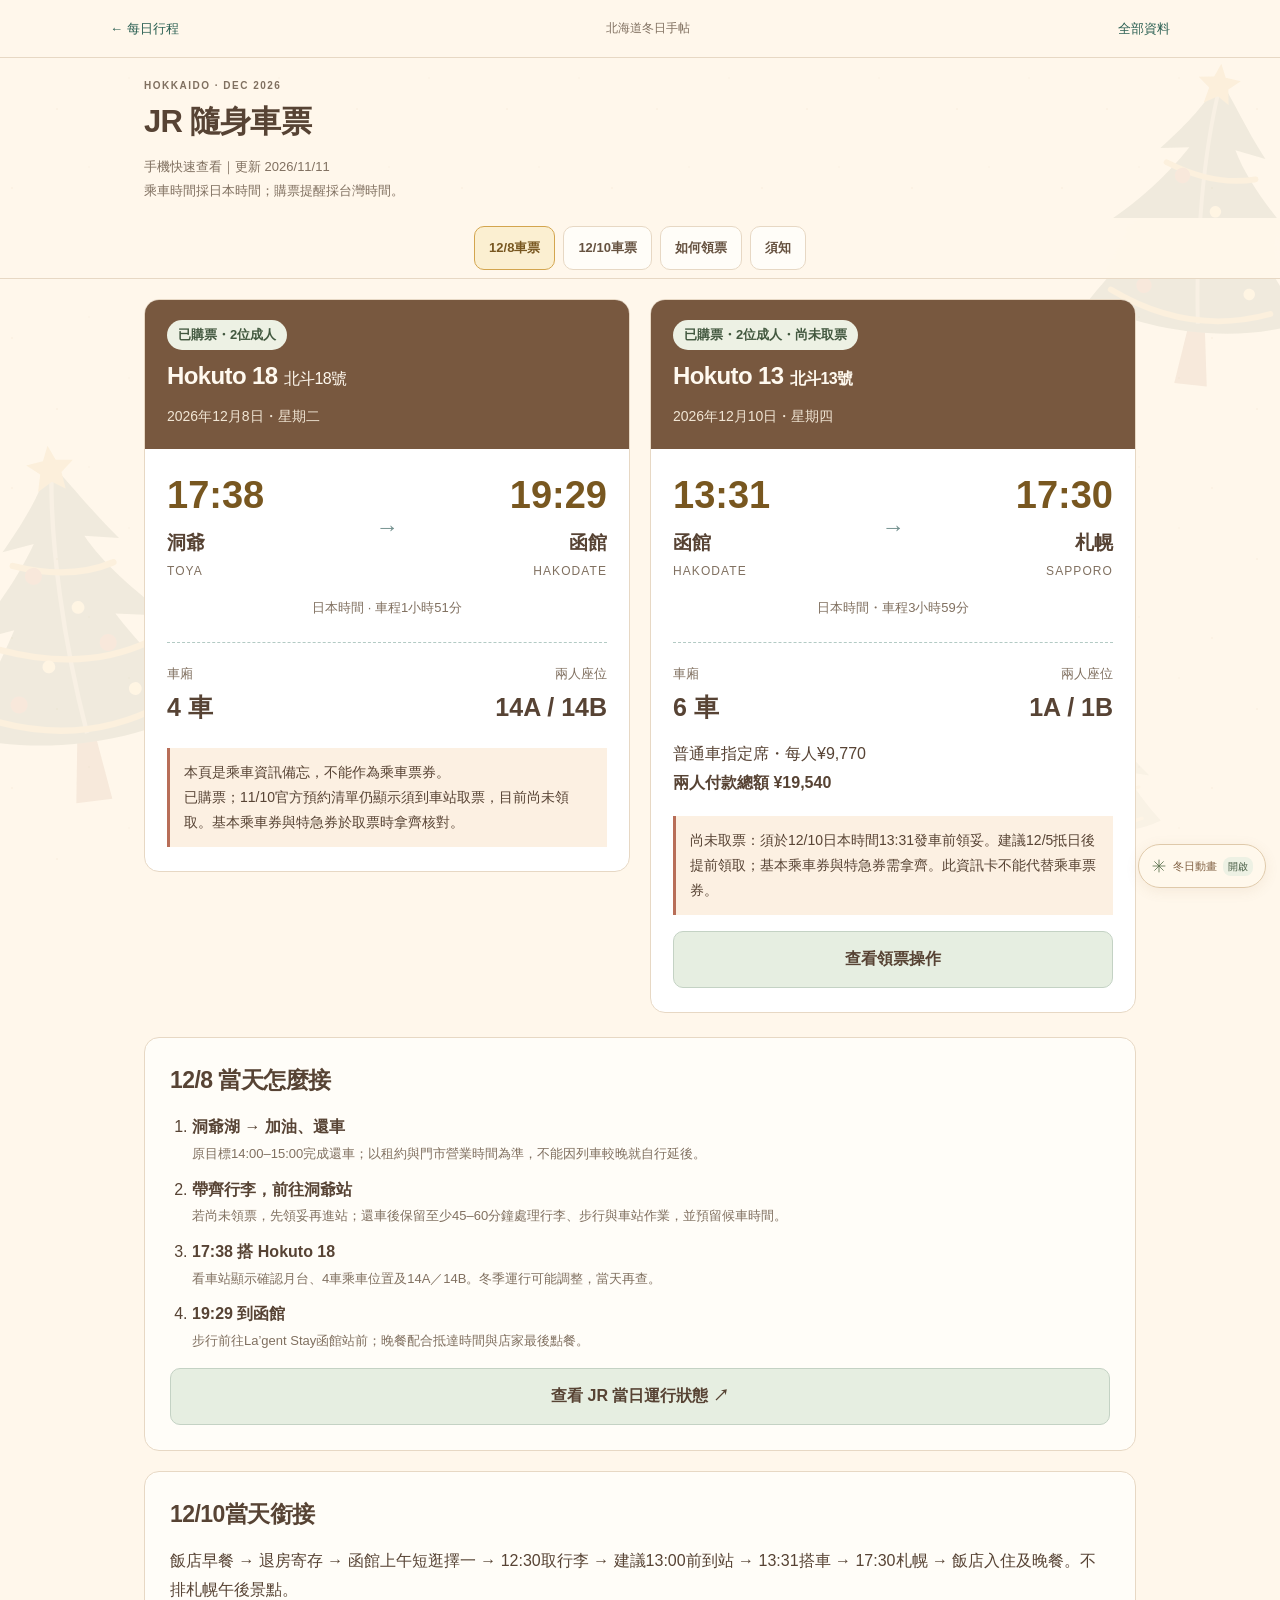
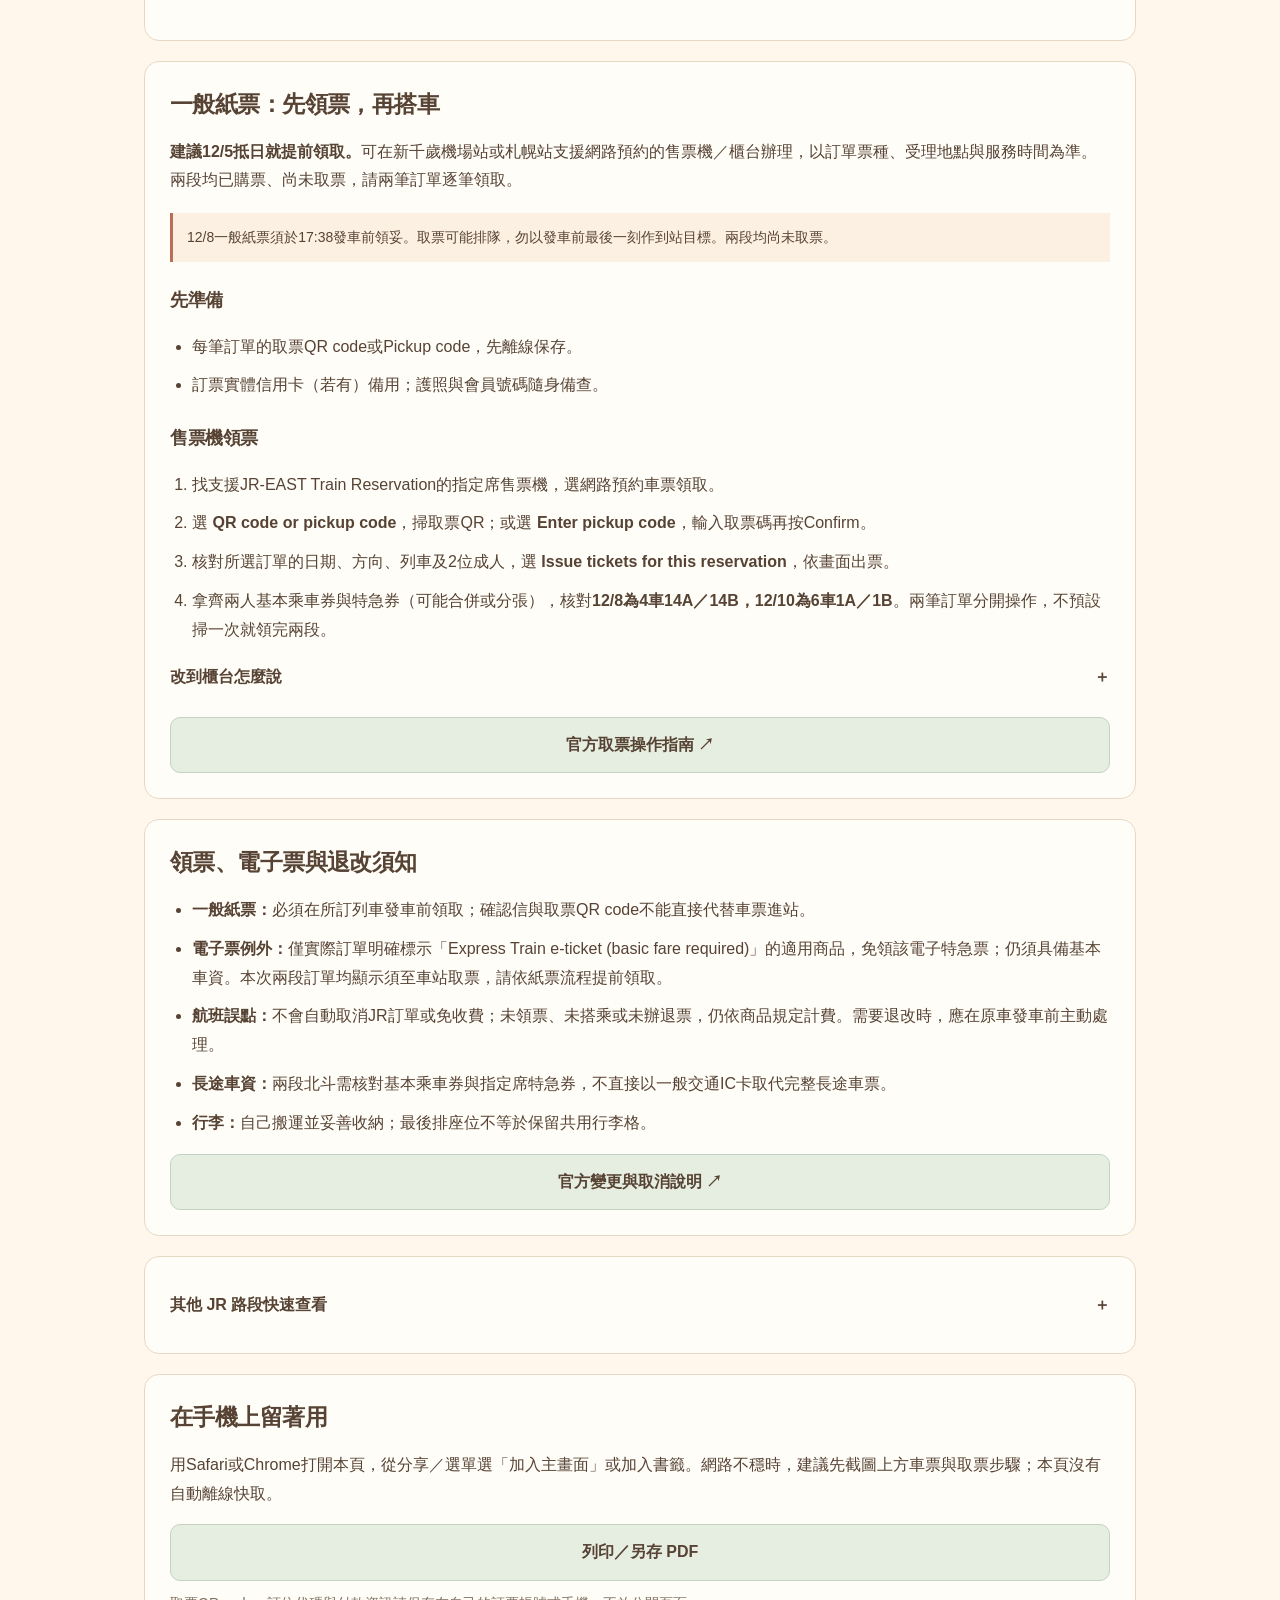
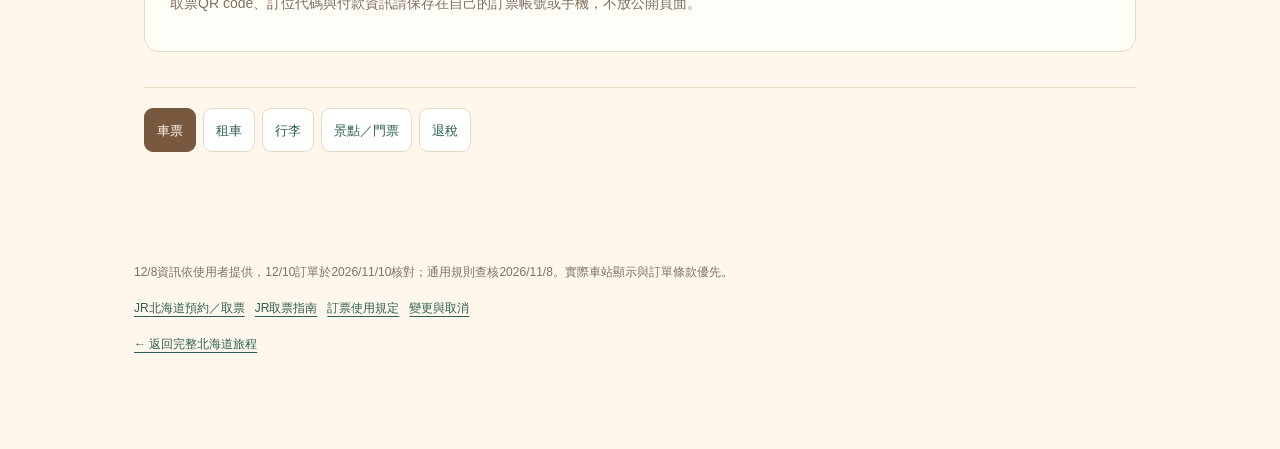
<file: 2026_hokido/jr.html>
<!doctype html>
<html lang="zh-Hant" class="jr-page"><head><meta charset="utf-8"><meta name="viewport" content="width=device-width, initial-scale=1"><meta name="theme-color" content="#183d42"><title>北海道 JR 隨身車票｜兩段北斗已購票</title><style>
:root{color-scheme:light;--ink:#19383c;--muted:#536c70;--line:#d5e1df;--paper:#f5f5ef;--green:#27604c}*{box-sizing:border-box}html{scroll-behavior:smooth;scroll-padding-top:80px}body{margin:0;background:var(--paper);color:var(--ink);font-size:16px;line-height:1.7;font-family:-apple-system,BlinkMacSystemFont,"Noto Sans TC",sans-serif}a{color:#165b70;text-underline-offset:4px}header,main,footer{max-width:760px;margin:auto;padding:24px 20px}header{padding-top:30px;padding-bottom:16px}header a{font-size:14px}h1{font-size:29px;line-height:1.3;letter-spacing:.02em;margin:18px 0 8px}h2{font-size:21px;line-height:1.4;margin:0 0 14px}h3{font-size:17px;margin:22px 0 8px}p{margin:10px 0}small,.muted{color:var(--muted);font-size:14px}.eyebrow{font-size:12px;letter-spacing:.16em;font-weight:750;text-transform:uppercase}.nav{position:sticky;top:0;z-index:2;background:#f5f5eff5;border-block:1px solid var(--line);display:flex;justify-content:center;gap:6px;padding:9px 10px;backdrop-filter:blur(10px)}.nav a{padding:7px 11px;text-decoration:none;font-weight:650;font-size:14px;white-space:nowrap;border-radius:20px}.nav a:first-child{background:var(--ink);color:white}main{padding-top:20px}.ticket{background:#fff;border:1px solid var(--line);border-radius:22px;overflow:hidden;box-shadow:0 12px 35px #173b3810}.ticket-head{background:var(--ink);color:white;padding:20px 22px}.ticket-head .muted{color:#d6e8e4}.ticket-head h2{font-size:25px;margin:8px 0 0}.badge{background:#d4ebc9;color:#214c36;font-size:13px;font-weight:750;display:inline-block;padding:3px 11px;border-radius:20px}.ticket-body{padding:24px 22px}.route{display:grid;grid-template-columns:1fr auto 1fr;gap:10px;align-items:center}.route .end{text-align:right}.time{font-size:36px;font-weight:760;line-height:1.2;font-variant-numeric:tabular-nums}.station{font-size:19px;font-weight:700;margin-top:9px}.english{font-size:12px;letter-spacing:.09em;color:var(--muted)}.arrow{color:#73908e;font-size:23px}.duration{text-align:center;color:var(--muted);font-size:13px;margin:14px 0 22px}.seat{border-top:1px dashed #b3cac4;padding-top:19px;display:flex;align-items:center;justify-content:space-between;gap:12px}.seat strong{font-size:27px}.seat-label{font-size:13px;color:var(--muted)}.note{border-left:3px solid #d29b47;background:#fff5df;padding:12px 14px;font-size:14px;margin:18px 0 0}.card{background:white;border:1px solid var(--line);border-radius:18px;padding:22px;margin-top:20px}.card ol,.card ul{padding-left:22px;margin-bottom:0}.card li{margin:10px 0}.step{display:block;font-size:13px;color:var(--muted)}.button{display:block;background:var(--ink);color:white;text-decoration:none;padding:13px 15px;border-radius:10px;text-align:center;font-weight:650;margin-top:16px;min-height:48px}.secondary{background:#eaf0ed;color:var(--ink)}.journey{padding:13px 0;border-bottom:1px solid var(--line)}.journey:last-child{border-bottom:0;padding-bottom:0}.journey b{display:block}.journey span{font-size:14px;color:var(--muted)}details summary{cursor:pointer;font-weight:700;min-height:44px;display:flex;align-items:center}details summary::after{content:'＋';margin-left:auto;padding-left:10px}details[open] summary::after{content:'−'}footer{font-size:13px;color:var(--muted);padding-bottom:36px}.sources a{display:inline-block;margin:4px 10px 4px 0}button{font:inherit;cursor:pointer;border:0;width:100%}a:focus-visible,button:focus-visible,summary:focus-visible{outline:3px solid #d29936;outline-offset:4px}@media(min-width:640px){h1{font-size:36px}.ticket-body{padding:28px 32px}.time{font-size:46px}.card{padding:28px 32px}}@media print{.nav,.button,header a{display:none}body{background:white}.ticket,.card{box-shadow:none;break-inside:avoid}header,main,footer{padding:12px}details{display:block}}
</style><link rel="stylesheet" href="./travel-ui.css?v=20261125library"><link rel="stylesheet" href="./jr.css?v=20261125jrfix"></head><body class="travel-document" data-page="jr"><div class="travel-global"><a class="return-day" href="./index.html#itinerary">← 每日行程</a><span>北海道冬日手帖</span><a href="./resources.html">全部資料</a></div>
<header><p class="eyebrow">HOKKAIDO · DEC 2026</p><h1>JR 隨身車票</h1><p class="muted">手機快速查看｜更新 2026/11/11<br>乘車時間採日本時間；購票提醒採台灣時間。</p></header>
<nav class="jr-ticket-nav" data-page-index aria-label="頁面導覽"><a href="#ticket">12/8車票</a><a href="#next">12/10車票</a><a href="#pickup">如何領票</a><a href="#rules">須知</a></nav>
<main><div class="jr-ticket-grid" role="group" aria-label="兩段已購北斗車票"><section class="ticket" id="ticket" aria-labelledby="ticket-title"><div class="ticket-head"><span class="badge">已購票・2位成人</span><h2 id="ticket-title">Hokuto 18 <span style="font-size:16px;font-weight:400">北斗18號</span></h2><p class="muted">2026年12月8日・星期二</p></div><div class="ticket-body"><div class="route"><div><div class="time">17:38</div><div class="station">洞爺</div><div class="english">TOYA</div></div><div class="arrow" aria-label="前往">→</div><div class="end"><div class="time">19:29</div><div class="station">函館</div><div class="english">HAKODATE</div></div></div><p class="duration">日本時間 · 車程1小時51分</p><div class="seat"><div><div class="seat-label">車廂</div><strong>4 車</strong></div><div style="text-align:right"><div class="seat-label">兩人座位</div><strong>14A / 14B</strong></div></div><p class="note">本頁是乘車資訊備忘，不能作為乘車票券。<br>已購票；11/10官方預約清單仍顯示須到車站取票，目前尚未領取。基本乘車券與特急券於取票時拿齊核對。</p></div></section><section class="ticket" id="next" aria-labelledby="return-ticket-title"><div class="ticket-head"><span class="badge">已購票・2位成人・尚未取票</span><h2 id="return-ticket-title">Hokuto 13 <span style="font-size:16px">北斗13號</span></h2><p class="muted">2026年12月10日・星期四</p></div><div class="ticket-body"><div class="route"><div><div class="time">13:31</div><div class="station">函館</div><div class="english">HAKODATE</div></div><div class="arrow">→</div><div class="end"><div class="time">17:30</div><div class="station">札幌</div><div class="english">SAPPORO</div></div></div><p class="duration">日本時間・車程3小時59分</p><div class="seat"><div><div class="seat-label">車廂</div><strong>6 車</strong></div><div style="text-align:right"><div class="seat-label">兩人座位</div><strong>1A / 1B</strong></div></div><p>普通車指定席・每人¥9,770<br><b>兩人付款總額 ¥19,540</b></p><p class="note">尚未取票：須於12/10日本時間13:31發車前領妥。建議12/5抵日後提前領取；基本乘車券與特急券需拿齊。此資訊卡不能代替乘車票券。</p><a class="button secondary" href="#pickup">查看領票操作</a></div></section></div>
<section class="card" id="reference-1"><h2>12/8 當天怎麼接</h2><ol><li><b>洞爺湖 → 加油、還車</b><span class="step">原目標14:00–15:00完成還車；以租約與門市營業時間為準，不能因列車較晚就自行延後。</span></li><li><b>帶齊行李，前往洞爺站</b><span class="step">若尚未領票，先領妥再進站；還車後保留至少45–60分鐘處理行李、步行與車站作業，並預留候車時間。</span></li><li><b>17:38 搭 Hokuto 18</b><span class="step">看車站顯示確認月台、4車乘車位置及14A／14B。冬季運行可能調整，當天再查。</span></li><li><b>19:29 到函館</b><span class="step">步行前往La’gent Stay函館站前；晚餐配合抵達時間與店家最後點餐。</span></li></ol><a class="button secondary" href="https://www3.jrhokkaido.co.jp/webunkou/stationlist.html?a=1" target="_blank" rel="noopener noreferrer">查看 JR 當日運行狀態 ↗</a></section>
<section class="card" id="return-connection"><h2>12/10當天銜接</h2><p>飯店早餐 → 退房寄存 → 函館上午短逛擇一 → 12:30取行李 → 建議13:00前到站 → 13:31搭車 → 17:30札幌 → 飯店入住及晚餐。不排札幌午後景點。</p></section>
<section class="card" id="pickup"><h2>一般紙票：先領票，再搭車</h2><p><b>建議12/5抵日就提前領取。</b>可在新千歲機場站或札幌站支援網路預約的售票機／櫃台辦理，以訂單票種、受理地點與服務時間為準。兩段均已購票、尚未取票，請兩筆訂單逐筆領取。</p><p class="note">12/8一般紙票須於17:38發車前領妥。取票可能排隊，勿以發車前最後一刻作到站目標。兩段均尚未取票。</p><h3>先準備</h3><ul><li>每筆訂單的取票QR code或Pickup code，先離線保存。</li><li>訂票實體信用卡（若有）備用；護照與會員號碼隨身備查。</li></ul><h3>售票機領票</h3><ol><li>找支援JR-EAST Train Reservation的指定席售票機，選網路預約車票領取。</li><li>選 <b>QR code or pickup code</b>，掃取票QR；或選 <b>Enter pickup code</b>，輸入取票碼再按Confirm。</li><li>核對所選訂單的日期、方向、列車及2位成人，選 <b>Issue tickets for this reservation</b>，依畫面出票。</li><li>拿齊兩人基本乘車券與特急券（可能合併或分張），核對<b>12/8為4車14A／14B，12/10為6車1A／1B</b>。兩筆訂單分開操作，不預設掃一次就領完兩段。</li></ol><details><summary>改到櫃台怎麼說</summary><p>出示Pickup code或付款信用卡；兩者不便提供時，可備會員號碼供查詢。</p><p lang="en">I would like to collect my JR-EAST Train Reservation tickets for Toya to Hakodate and Hakodate to Sapporo.</p></details><a class="button secondary" href="https://www.eki-net.com/top/tr/guide/receive/" target="_blank" rel="noopener noreferrer">官方取票操作指南 ↗</a></section>

<section class="card" id="rules"><h2>領票、電子票與退改須知</h2><ul><li><b>一般紙票：</b>必須在所訂列車發車前領取；確認信與取票QR code不能直接代替車票進站。</li><li><b>電子票例外：</b>僅實際訂單明確標示「Express Train e-ticket (basic fare required)」的適用商品，免領該電子特急票；仍須具備基本車資。本次兩段訂單均顯示須至車站取票，請依紙票流程提前領取。</li><li><b>航班誤點：</b>不會自動取消JR訂單或免收費；未領票、未搭乘或未辦退票，仍依商品規定計費。需要退改時，應在原車發車前主動處理。</li><li><b>長途車資：</b>兩段北斗需核對基本乘車券與指定席特急券，不直接以一般交通IC卡取代完整長途車票。</li><li><b>行李：</b>自己搬運並妥善收納；最後排座位不等於保留共用行李格。</li></ul><a class="button secondary" href="https://www.eki-net.com/top/tr/guide/change/" target="_blank" rel="noopener noreferrer">官方變更與取消說明 ↗</a></section>
<section class="card"><details><summary>其他 JR 路段快速查看</summary><div class="journey"><b>12/5 新千歲機場 → 札幌</b><span>14:05落地後，等通關再選Airport班次；一般車廂當天處理，u-seat選用。</span></div><div class="journey"><b>12/6 札幌 ⇄ 小樽</b><span>去回共2段；一般車廂不用先劃位。去程約09–10時、回程約17時後為規劃窗口。</span></div><div class="journey"><b>12/13 札幌 → 新千歲機場</b><span>15:20航班；建議約10:30–11:00札幌出發、12:20前到國際線航廈。u-seat選用，11/13台灣09:00開賣；基本車資另備。</span></div><p class="muted">共6段JR、5天；12/7–8上午自駕，12/11搭已購KKday團車。</p></details></section>
<section class="card" id="reference-2"><h2>在手機上留著用</h2><p>用Safari或Chrome打開本頁，從分享／選單選「加入主畫面」或加入書籤。網路不穩時，建議先截圖上方車票與取票步驟；本頁沒有自動離線快取。</p><button class="button secondary" onclick="window.print()">列印／另存 PDF</button><p class="muted">取票QR code、訂位代碼與付款資訊請保存在自己的訂票帳號或手機，不放公開頁面。</p></section>
</main><footer><p>12/8資訊依使用者提供，12/10訂單於2026/11/10核對；通用規則查核2026/11/8。實際車站顯示與訂單條款優先。</p><div class="sources"><a href="https://www.jrhokkaido.co.jp/global/chinese/ticket/reservation/index.html">JR北海道預約／取票</a><a href="https://www.eki-net.com/top/tr/guide/receive/">JR取票指南</a><a href="https://www.eki-net.com/top/tr/agreement/reservation.html">訂票使用規定</a><a href="https://www.eki-net.com/top/tr/guide/change/">變更與取消</a></div><p><a href="./resources.html#jr">← 返回完整北海道旅程</a></p></footer><script src="./travel-ui.js?v=20261125jrfix" defer></script><script src="./travel-navigation.js?v=20261124" defer></script><script src="./winter-ambience.js?v=20261125accents" defer></script></body></html>
</file>
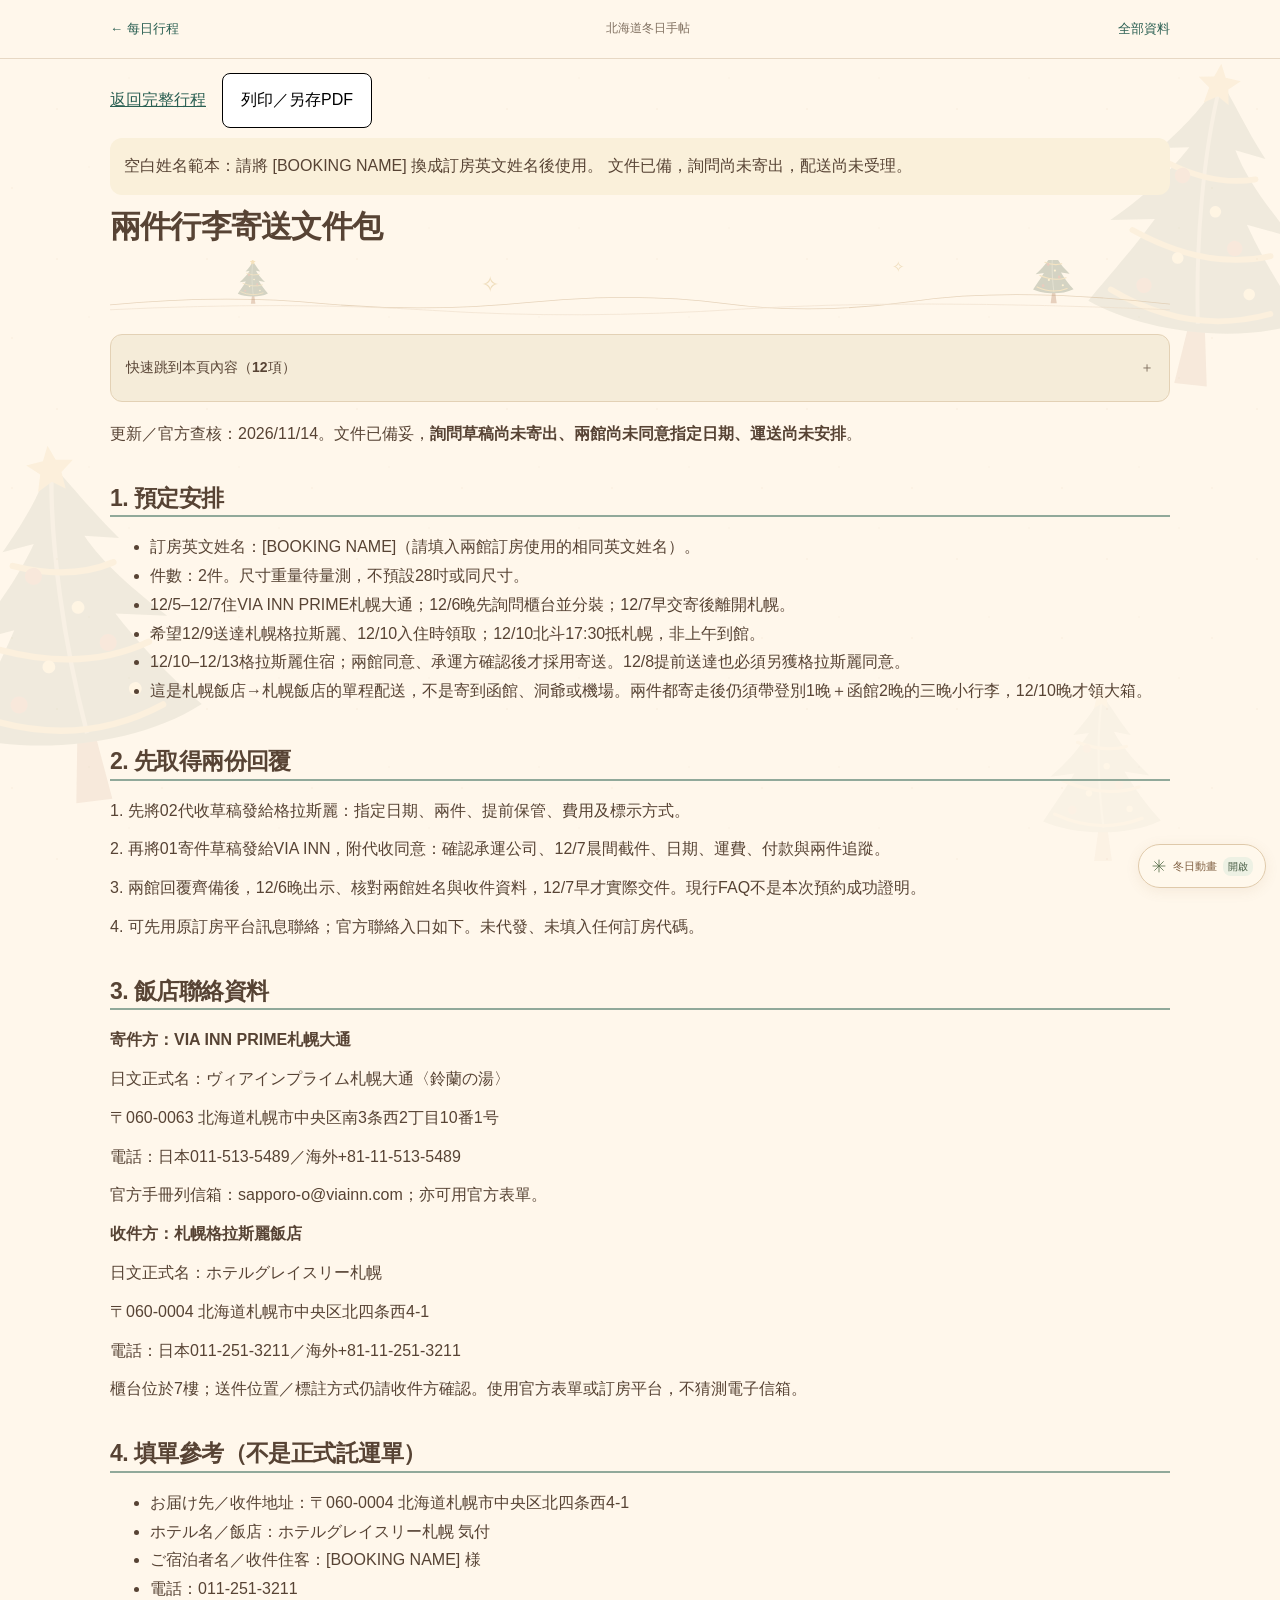
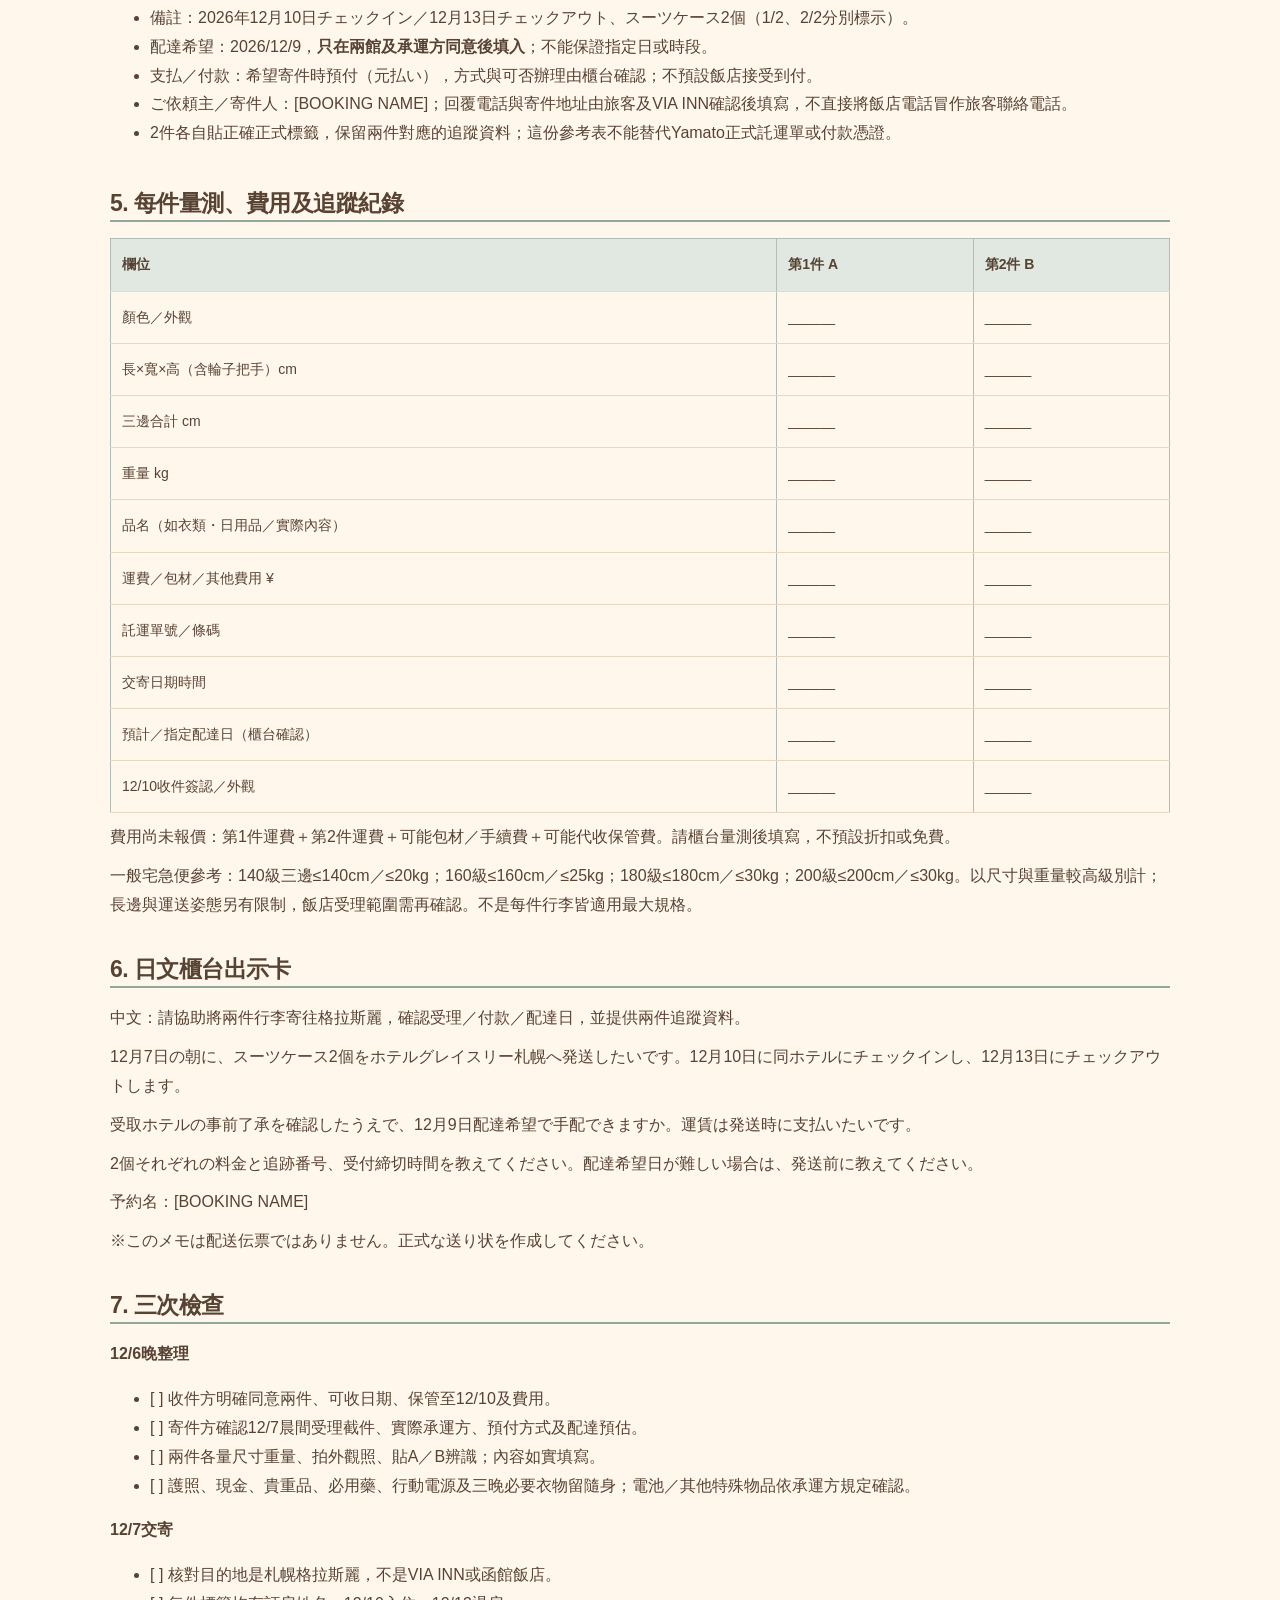
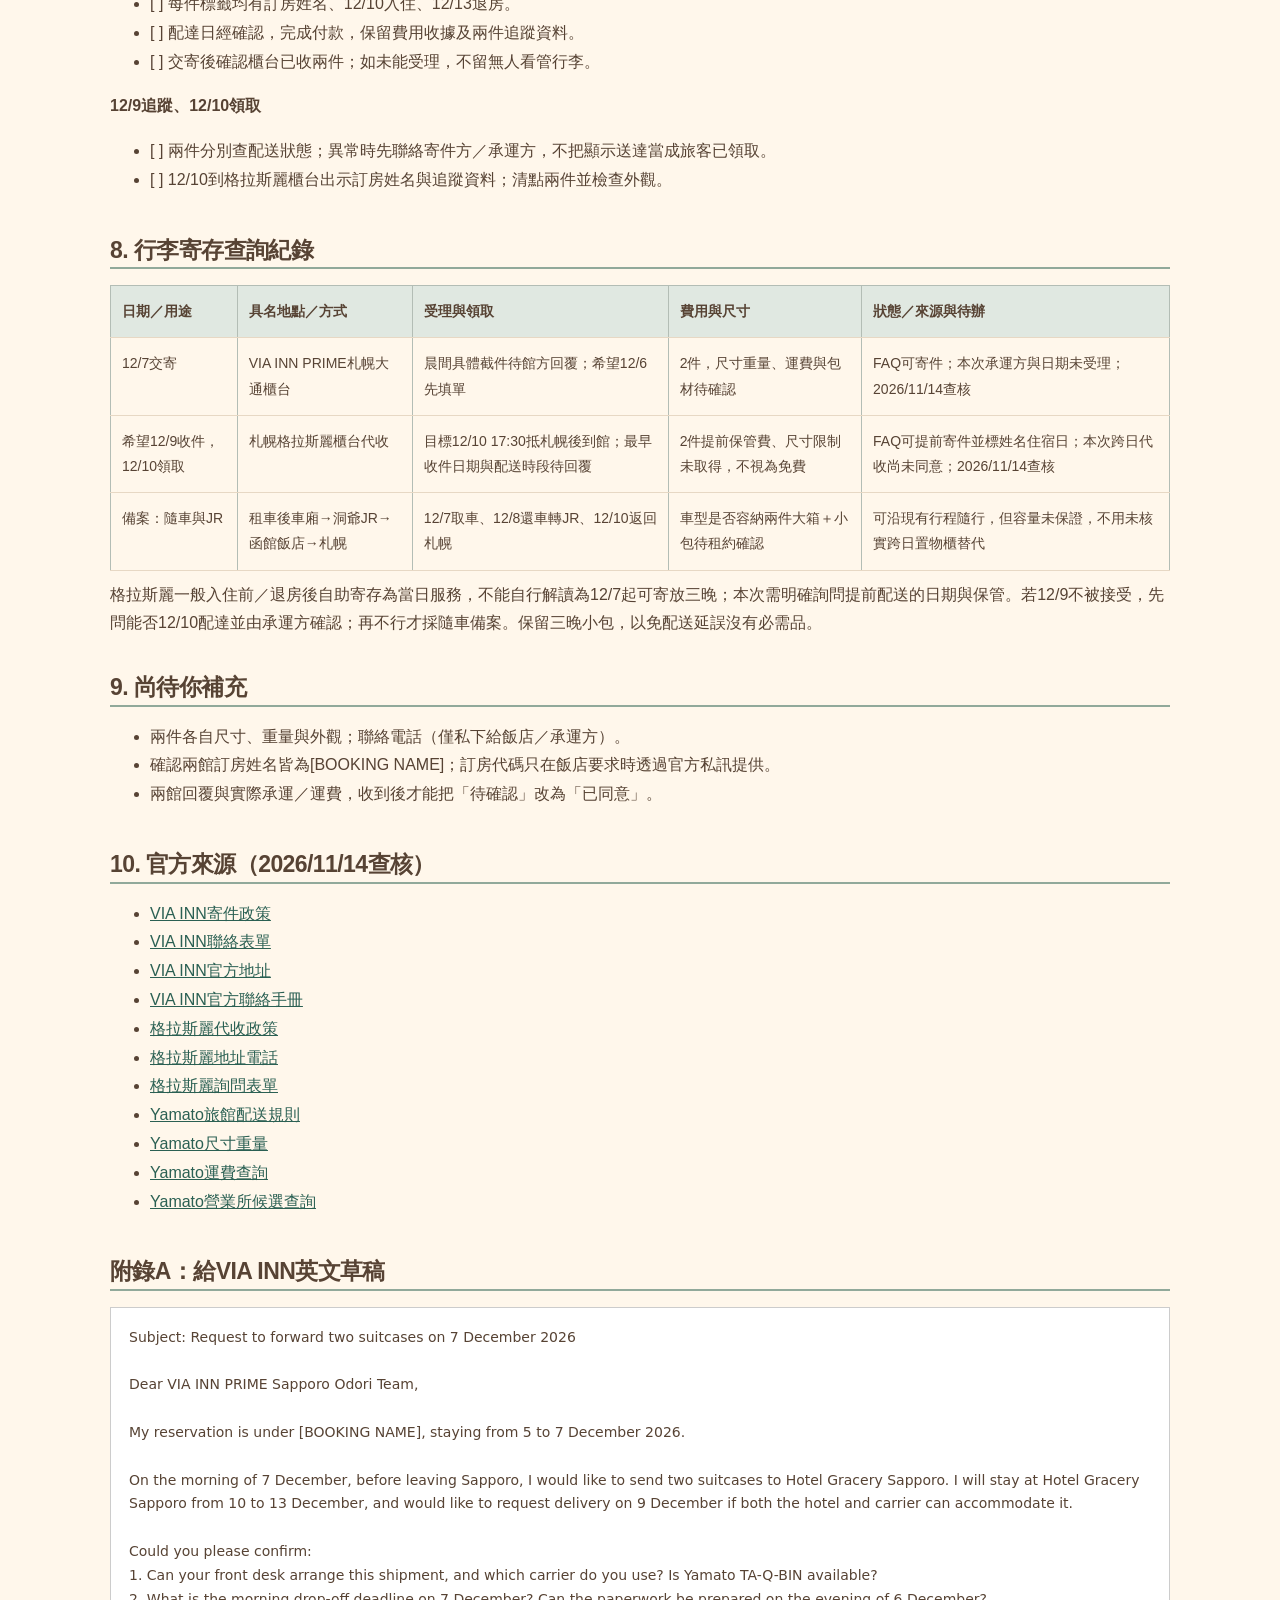
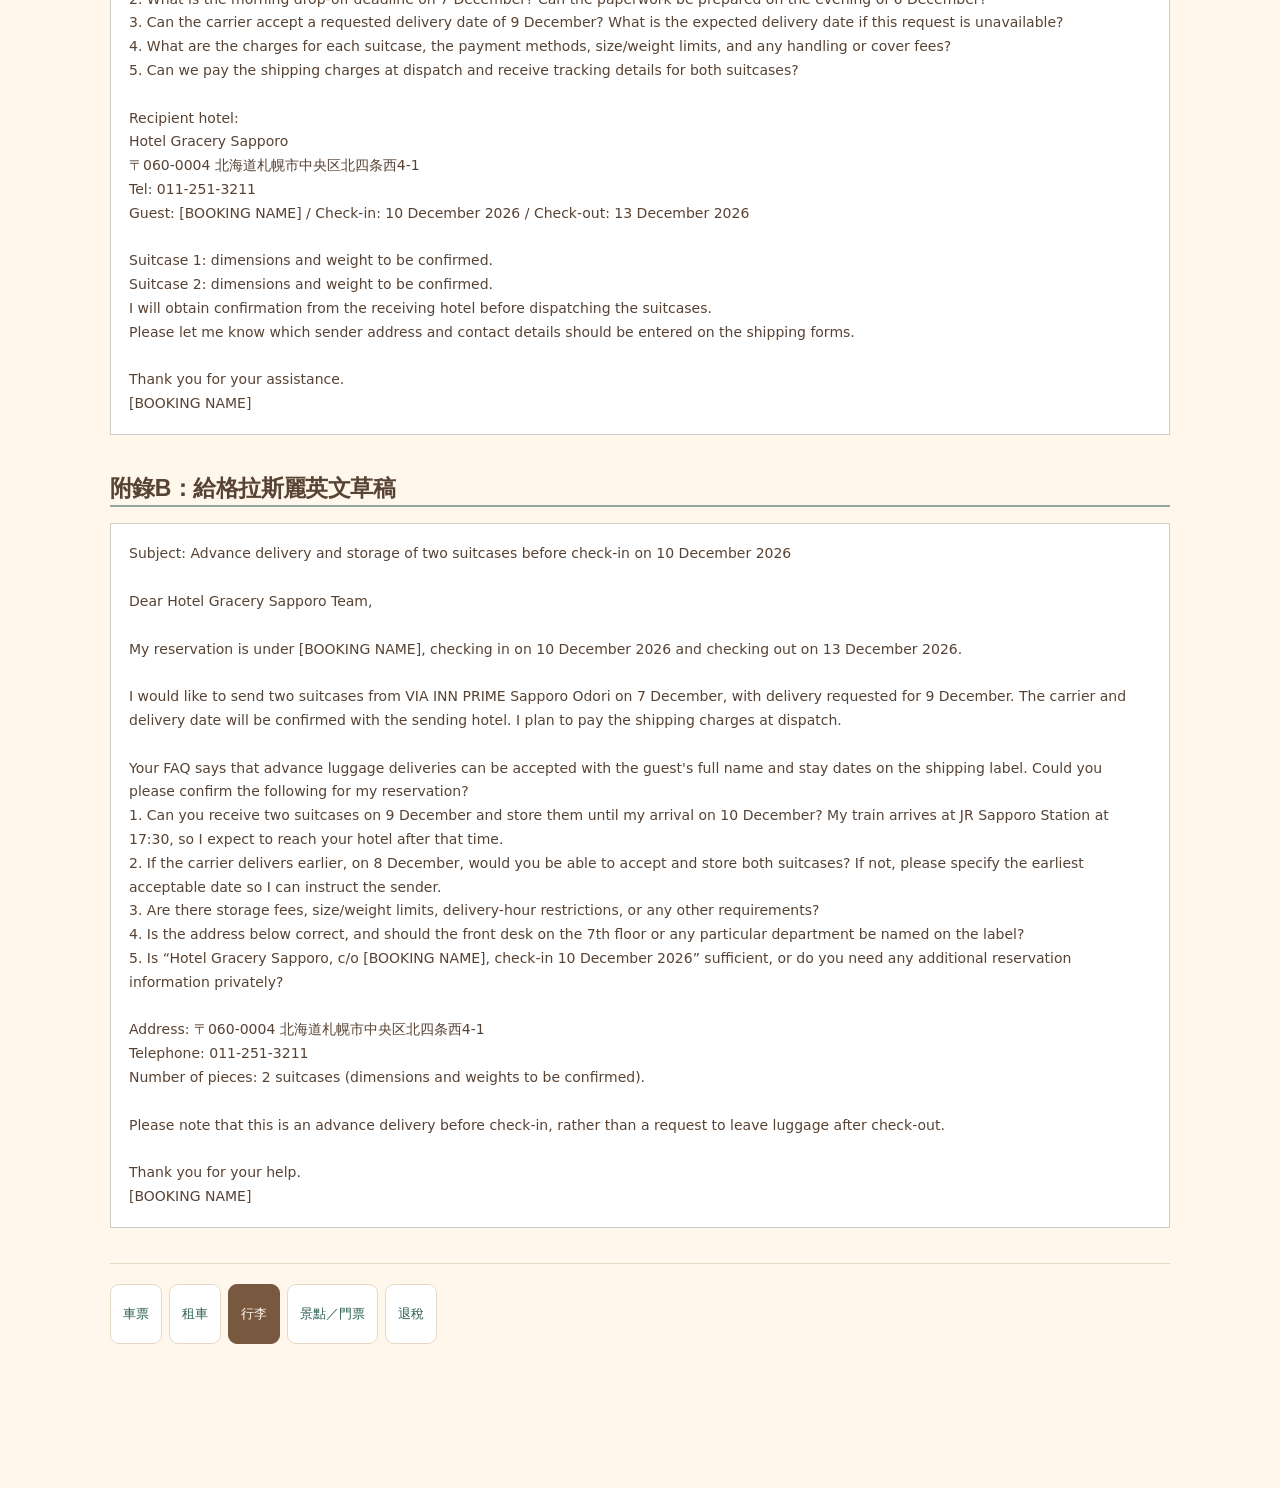
<file: 2026_hokido/luggage.html>
<!doctype html><html lang="zh-Hant"><head><meta charset="utf-8"><meta name="viewport" content="width=device-width,initial-scale=1"><title>兩件行李寄送文件｜北海道12/7</title><style>body{margin:0;background:#f5f3ed;color:#29342f;font:16px/1.8 system-ui,sans-serif}main{max-width:980px;margin:auto;padding:32px 22px}h1{font-size:30px}h2{font-size:23px;border-bottom:2px solid #91a99a;padding-top:22px}h3{font-size:19px}p{margin:10px 0}a{color:#175d79;overflow-wrap:anywhere}table{border-collapse:collapse;width:100%;font-size:14px}td{border:1px solid #b3bdb5;padding:9px;vertical-align:top}tr:first-child{background:#e0e8e1;font-weight:bold}.table-wrap{overflow:auto}button{padding:12px 18px;font:inherit;border:1px solid;border-radius:8px;background:white;cursor:pointer}.notice{padding:14px;background:#fff2cc;border-radius:12px}.jp-card{font-size:14px;color:#47554c}pre{white-space:pre-wrap;overflow-wrap:anywhere;font:14px/1.7 system-ui;background:white;padding:18px;border:1px solid #ccc}@media(max-width:600px){main{padding:20px 16px}h1{font-size:25px}.table-wrap table{min-width:600px}}@media print{body{background:white;font-size:11pt}main{max-width:none;padding:0}.no-print{display:none}h2{break-after:avoid}tr,pre{break-inside:avoid}a{color:inherit;text-decoration:none}.table-wrap{overflow:visible}.table-wrap table{min-width:0}td{font-size:9pt}h1{font-size:20pt}h2{font-size:15pt}pre{font-size:10pt}}</style><link rel="stylesheet" href="./travel-ui.css?v=20261125library"></head><body class="travel-document" data-page="luggage"><div class="travel-global"><a class="return-day" href="./index.html#itinerary">← 每日行程</a><span>北海道冬日手帖</span><a href="./resources.html">全部資料</a></div><main><div class="no-print"><a href="./resources.html#luggage">返回完整行程</a>　<button onclick="window.print()">列印／另存PDF</button></div><p class="notice">空白姓名範本：請將 [BOOKING NAME] 換成訂房英文姓名後使用。 文件已備，詢問尚未寄出，配送尚未受理。</p><h1>兩件行李寄送文件包</h1>
<p>更新／官方查核：2026/11/14。文件已備妥，<strong>詢問草稿尚未寄出、兩館尚未同意指定日期、運送尚未安排</strong>。</p>
<h2>1. 預定安排</h2>
<ul>
<li>訂房英文姓名：[BOOKING NAME]（請填入兩館訂房使用的相同英文姓名）。</li>
<li>件數：2件。尺寸重量待量測，不預設28吋或同尺寸。</li>
<li>12/5–12/7住VIA INN PRIME札幌大通；12/6晚先詢問櫃台並分裝；12/7早交寄後離開札幌。</li>
<li>希望12/9送達札幌格拉斯麗、12/10入住時領取；12/10北斗17:30抵札幌，非上午到館。</li>
<li>12/10–12/13格拉斯麗住宿；兩館同意、承運方確認後才採用寄送。12/8提前送達也必須另獲格拉斯麗同意。</li>
<li>這是札幌飯店→札幌飯店的單程配送，不是寄到函館、洞爺或機場。兩件都寄走後仍須帶登別1晚＋函館2晚的三晚小行李，12/10晚才領大箱。</li>
</ul>
<h2>2. 先取得兩份回覆</h2>
<p>1. 先將02代收草稿發給格拉斯麗：指定日期、兩件、提前保管、費用及標示方式。</p>
<p>2. 再將01寄件草稿發給VIA INN，附代收同意：確認承運公司、12/7晨間截件、日期、運費、付款與兩件追蹤。</p>
<p>3. 兩館回覆齊備後，12/6晚出示、核對兩館姓名與收件資料，12/7早才實際交件。現行FAQ不是本次預約成功證明。</p>
<p>4. 可先用原訂房平台訊息聯絡；官方聯絡入口如下。未代發、未填入任何訂房代碼。</p>
<h2>3. 飯店聯絡資料</h2>
<p><strong>寄件方：VIA INN PRIME札幌大通</strong>  </p>
<p>日文正式名：ヴィアインプライム札幌大通〈鈴蘭の湯〉  </p>
<p>〒060-0063 北海道札幌市中央区南3条西2丁目10番1号  </p>
<p>電話：日本011-513-5489／海外+81-11-513-5489  </p>
<p>官方手冊列信箱：sapporo-o@viainn.com；亦可用官方表單。</p>
<p><strong>收件方：札幌格拉斯麗飯店</strong>  </p>
<p>日文正式名：ホテルグレイスリー札幌  </p>
<p>〒060-0004 北海道札幌市中央区北四条西4-1  </p>
<p>電話：日本011-251-3211／海外+81-11-251-3211  </p>
<p>櫃台位於7樓；送件位置／標註方式仍請收件方確認。使用官方表單或訂房平台，不猜測電子信箱。</p>
<h2>4. 填單參考（不是正式託運單）</h2>
<ul>
<li>お届け先／收件地址：〒060-0004 北海道札幌市中央区北四条西4-1</li>
<li>ホテル名／飯店：ホテルグレイスリー札幌 気付</li>
<li>ご宿泊者名／收件住客：[BOOKING NAME] 様</li>
<li>電話：011-251-3211</li>
<li>備註：2026年12月10日チェックイン／12月13日チェックアウト、スーツケース2個（1/2、2/2分別標示）。</li>
<li>配達希望：2026/12/9，<strong>只在兩館及承運方同意後填入</strong>；不能保證指定日或時段。</li>
<li>支払／付款：希望寄件時預付（元払い），方式與可否辦理由櫃台確認；不預設飯店接受到付。</li>
<li>ご依頼主／寄件人：[BOOKING NAME]；回覆電話與寄件地址由旅客及VIA INN確認後填寫，不直接將飯店電話冒作旅客聯絡電話。</li>
<li>2件各自貼正確正式標籤，保留兩件對應的追蹤資料；這份參考表不能替代Yamato正式託運單或付款憑證。</li>
</ul>
<h2>5. 每件量測、費用及追蹤紀錄</h2>
<div class="table-wrap"><table>
<tr><td>欄位</td><td>第1件 A</td><td>第2件 B</td></tr>
<tr><td>顏色／外觀</td><td>______</td><td>______</td></tr>
<tr><td>長×寬×高（含輪子把手）cm</td><td>______</td><td>______</td></tr>
<tr><td>三邊合計 cm</td><td>______</td><td>______</td></tr>
<tr><td>重量 kg</td><td>______</td><td>______</td></tr>
<tr><td>品名（如衣類・日用品／實際內容）</td><td>______</td><td>______</td></tr>
<tr><td>運費／包材／其他費用 ¥</td><td>______</td><td>______</td></tr>
<tr><td>託運單號／條碼</td><td>______</td><td>______</td></tr>
<tr><td>交寄日期時間</td><td>______</td><td>______</td></tr>
<tr><td>預計／指定配達日（櫃台確認）</td><td>______</td><td>______</td></tr>
<tr><td>12/10收件簽認／外觀</td><td>______</td><td>______</td></tr>
</table></div>
<p>費用尚未報價：第1件運費＋第2件運費＋可能包材／手續費＋可能代收保管費。請櫃台量測後填寫，不預設折扣或免費。</p>
<p>一般宅急便參考：140級三邊≤140cm／≤20kg；160級≤160cm／≤25kg；180級≤180cm／≤30kg；200級≤200cm／≤30kg。以尺寸與重量較高級別計；長邊與運送姿態另有限制，飯店受理範圍需再確認。不是每件行李皆適用最大規格。</p>
<h2>6. 日文櫃台出示卡</h2>
<p>中文：請協助將兩件行李寄往格拉斯麗，確認受理／付款／配達日，並提供兩件追蹤資料。</p>
<p>12月7日の朝に、スーツケース2個をホテルグレイスリー札幌へ発送したいです。12月10日に同ホテルにチェックインし、12月13日にチェックアウトします。</p>
<p>受取ホテルの事前了承を確認したうえで、12月9日配達希望で手配できますか。運賃は発送時に支払いたいです。</p>
<p>2個それぞれの料金と追跡番号、受付締切時間を教えてください。配達希望日が難しい場合は、発送前に教えてください。</p>
<p>予約名：[BOOKING NAME]</p>
<p>※このメモは配送伝票ではありません。正式な送り状を作成してください。</p>
<h2>7. 三次檢查</h2>
<p><strong>12/6晚整理</strong></p>
<ul>
<li>[ ] 收件方明確同意兩件、可收日期、保管至12/10及費用。</li>
<li>[ ] 寄件方確認12/7晨間受理截件、實際承運方、預付方式及配達預估。</li>
<li>[ ] 兩件各量尺寸重量、拍外觀照、貼A／B辨識；內容如實填寫。</li>
<li>[ ] 護照、現金、貴重品、必用藥、行動電源及三晚必要衣物留隨身；電池／其他特殊物品依承運方規定確認。</li>
</ul>
<p><strong>12/7交寄</strong></p>
<ul>
<li>[ ] 核對目的地是札幌格拉斯麗，不是VIA INN或函館飯店。</li>
<li>[ ] 每件標籤均有訂房姓名、12/10入住、12/13退房。</li>
<li>[ ] 配達日經確認，完成付款，保留費用收據及兩件追蹤資料。</li>
<li>[ ] 交寄後確認櫃台已收兩件；如未能受理，不留無人看管行李。</li>
</ul>
<p><strong>12/9追蹤、12/10領取</strong></p>
<ul>
<li>[ ] 兩件分別查配送狀態；異常時先聯絡寄件方／承運方，不把顯示送達當成旅客已領取。</li>
<li>[ ] 12/10到格拉斯麗櫃台出示訂房姓名與追蹤資料；清點兩件並檢查外觀。</li>
</ul>
<h2>8. 行李寄存查詢紀錄</h2>
<div class="table-wrap"><table>
<tr><td>日期／用途</td><td>具名地點／方式</td><td>受理與領取</td><td>費用與尺寸</td><td>狀態／來源與待辦</td></tr>
<tr><td>12/7交寄</td><td>VIA INN PRIME札幌大通櫃台</td><td>晨間具體截件待館方回覆；希望12/6先填單</td><td>2件，尺寸重量、運費與包材待確認</td><td>FAQ可寄件；本次承運方與日期未受理；2026/11/14查核</td></tr>
<tr><td>希望12/9收件，12/10領取</td><td>札幌格拉斯麗櫃台代收</td><td>目標12/10 17:30抵札幌後到館；最早收件日期與配送時段待回覆</td><td>2件提前保管費、尺寸限制未取得，不視為免費</td><td>FAQ可提前寄件並標姓名住宿日；本次跨日代收尚未同意；2026/11/14查核</td></tr>
<tr><td>備案：隨車與JR</td><td>租車後車廂→洞爺JR→函館飯店→札幌</td><td>12/7取車、12/8還車轉JR、12/10返回札幌</td><td>車型是否容納兩件大箱＋小包待租約確認</td><td>可沿現有行程隨行，但容量未保證，不用未核實跨日置物櫃替代</td></tr>
</table></div>
<p>格拉斯麗一般入住前／退房後自助寄存為當日服務，不能自行解讀為12/7起可寄放三晚；本次需明確詢問提前配送的日期與保管。若12/9不被接受，先問能否12/10配達並由承運方確認；再不行才採隨車備案。保留三晚小包，以免配送延誤沒有必需品。</p>
<h2>9. 尚待你補充</h2>
<ul>
<li>兩件各自尺寸、重量與外觀；聯絡電話（僅私下給飯店／承運方）。</li>
<li>確認兩館訂房姓名皆為[BOOKING NAME]；訂房代碼只在飯店要求時透過官方私訊提供。</li>
<li>兩館回覆與實際承運／運費，收到後才能把「待確認」改為「已同意」。</li>
</ul>
<h2>10. 官方來源（2026/11/14查核）</h2>
<ul>
<li><a href="https://www.viainn.com/sapporo-o/faq/" target="_blank" rel="noopener noreferrer">VIA INN寄件政策</a></li>
<li><a href="https://www.viainn.com/sapporo-o/contact/" target="_blank" rel="noopener noreferrer">VIA INN聯絡表單</a></li>
<li><a href="https://www.viainn.com/sapporo-o/" target="_blank" rel="noopener noreferrer">VIA INN官方地址</a></li>
<li><a href="https://www.viainn.com/datas/files/2025/11/26/2d44518772243dc6cd5a3e3db9b73bded617d176.pdf" target="_blank" rel="noopener noreferrer">VIA INN官方聯絡手冊</a></li>
<li><a href="https://gracery.com/sapporo/faq/" target="_blank" rel="noopener noreferrer">格拉斯麗代收政策</a></li>
<li><a href="https://gracery.com/sapporo/" target="_blank" rel="noopener noreferrer">格拉斯麗地址電話</a></li>
<li><a href="https://ad.fujita-kanko.co.jp/m/grsapo" target="_blank" rel="noopener noreferrer">格拉斯麗詢問表單</a></li>
<li><a href="https://faq.kuronekoyamato.co.jp/app/answers/detail/a_id/3425/related/1" target="_blank" rel="noopener noreferrer">Yamato旅館配送規則</a></li>
<li><a href="https://www.kuronekoyamato.co.jp/ytc/customer/send/search/payment/size/" target="_blank" rel="noopener noreferrer">Yamato尺寸重量</a></li>
<li><a href="https://www.kuronekoyamato.co.jp/ytc/search/estimate/ichiran.html" target="_blank" rel="noopener noreferrer">Yamato運費查詢</a></li>
<li><a href="https://locations2.kuronekoyamato.co.jp/" target="_blank" rel="noopener noreferrer">Yamato營業所候選查詢</a></li>
</ul><h2>附錄A：給VIA INN英文草稿</h2><pre>Subject: Request to forward two suitcases on 7 December 2026

Dear VIA INN PRIME Sapporo Odori Team,

My reservation is under [BOOKING NAME], staying from 5 to 7 December 2026.

On the morning of 7 December, before leaving Sapporo, I would like to send two suitcases to Hotel Gracery Sapporo. I will stay at Hotel Gracery Sapporo from 10 to 13 December, and would like to request delivery on 9 December if both the hotel and carrier can accommodate it.

Could you please confirm:
1. Can your front desk arrange this shipment, and which carrier do you use? Is Yamato TA-Q-BIN available?
2. What is the morning drop-off deadline on 7 December? Can the paperwork be prepared on the evening of 6 December?
3. Can the carrier accept a requested delivery date of 9 December? What is the expected delivery date if this request is unavailable?
4. What are the charges for each suitcase, the payment methods, size/weight limits, and any handling or cover fees?
5. Can we pay the shipping charges at dispatch and receive tracking details for both suitcases?

Recipient hotel:
Hotel Gracery Sapporo
〒060-0004 北海道札幌市中央区北四条西4-1
Tel: 011-251-3211
Guest: [BOOKING NAME] / Check-in: 10 December 2026 / Check-out: 13 December 2026

Suitcase 1: dimensions and weight to be confirmed.
Suitcase 2: dimensions and weight to be confirmed.
I will obtain confirmation from the receiving hotel before dispatching the suitcases.
Please let me know which sender address and contact details should be entered on the shipping forms.

Thank you for your assistance.
[BOOKING NAME]
</pre><h2>附錄B：給格拉斯麗英文草稿</h2><pre>Subject: Advance delivery and storage of two suitcases before check-in on 10 December 2026

Dear Hotel Gracery Sapporo Team,

My reservation is under [BOOKING NAME], checking in on 10 December 2026 and checking out on 13 December 2026.

I would like to send two suitcases from VIA INN PRIME Sapporo Odori on 7 December, with delivery requested for 9 December. The carrier and delivery date will be confirmed with the sending hotel. I plan to pay the shipping charges at dispatch.

Your FAQ says that advance luggage deliveries can be accepted with the guest&#x27;s full name and stay dates on the shipping label. Could you please confirm the following for my reservation?
1. Can you receive two suitcases on 9 December and store them until my arrival on 10 December? My train arrives at JR Sapporo Station at 17:30, so I expect to reach your hotel after that time.
2. If the carrier delivers earlier, on 8 December, would you be able to accept and store both suitcases? If not, please specify the earliest acceptable date so I can instruct the sender.
3. Are there storage fees, size/weight limits, delivery-hour restrictions, or any other requirements?
4. Is the address below correct, and should the front desk on the 7th floor or any particular department be named on the label?
5. Is “Hotel Gracery Sapporo, c/o [BOOKING NAME], check-in 10 December 2026” sufficient, or do you need any additional reservation information privately?

Address: 〒060-0004 北海道札幌市中央区北四条西4-1
Telephone: 011-251-3211
Number of pieces: 2 suitcases (dimensions and weights to be confirmed).

Please note that this is an advance delivery before check-in, rather than a request to leave luggage after check-out.

Thank you for your help.
[BOOKING NAME]
</pre></main><script src="./travel-ui.js?v=20261125library" defer></script><script src="./travel-navigation.js?v=20261124" defer></script><script src="./winter-ambience.js?v=20261125accents" defer></script></body></html>
</file>
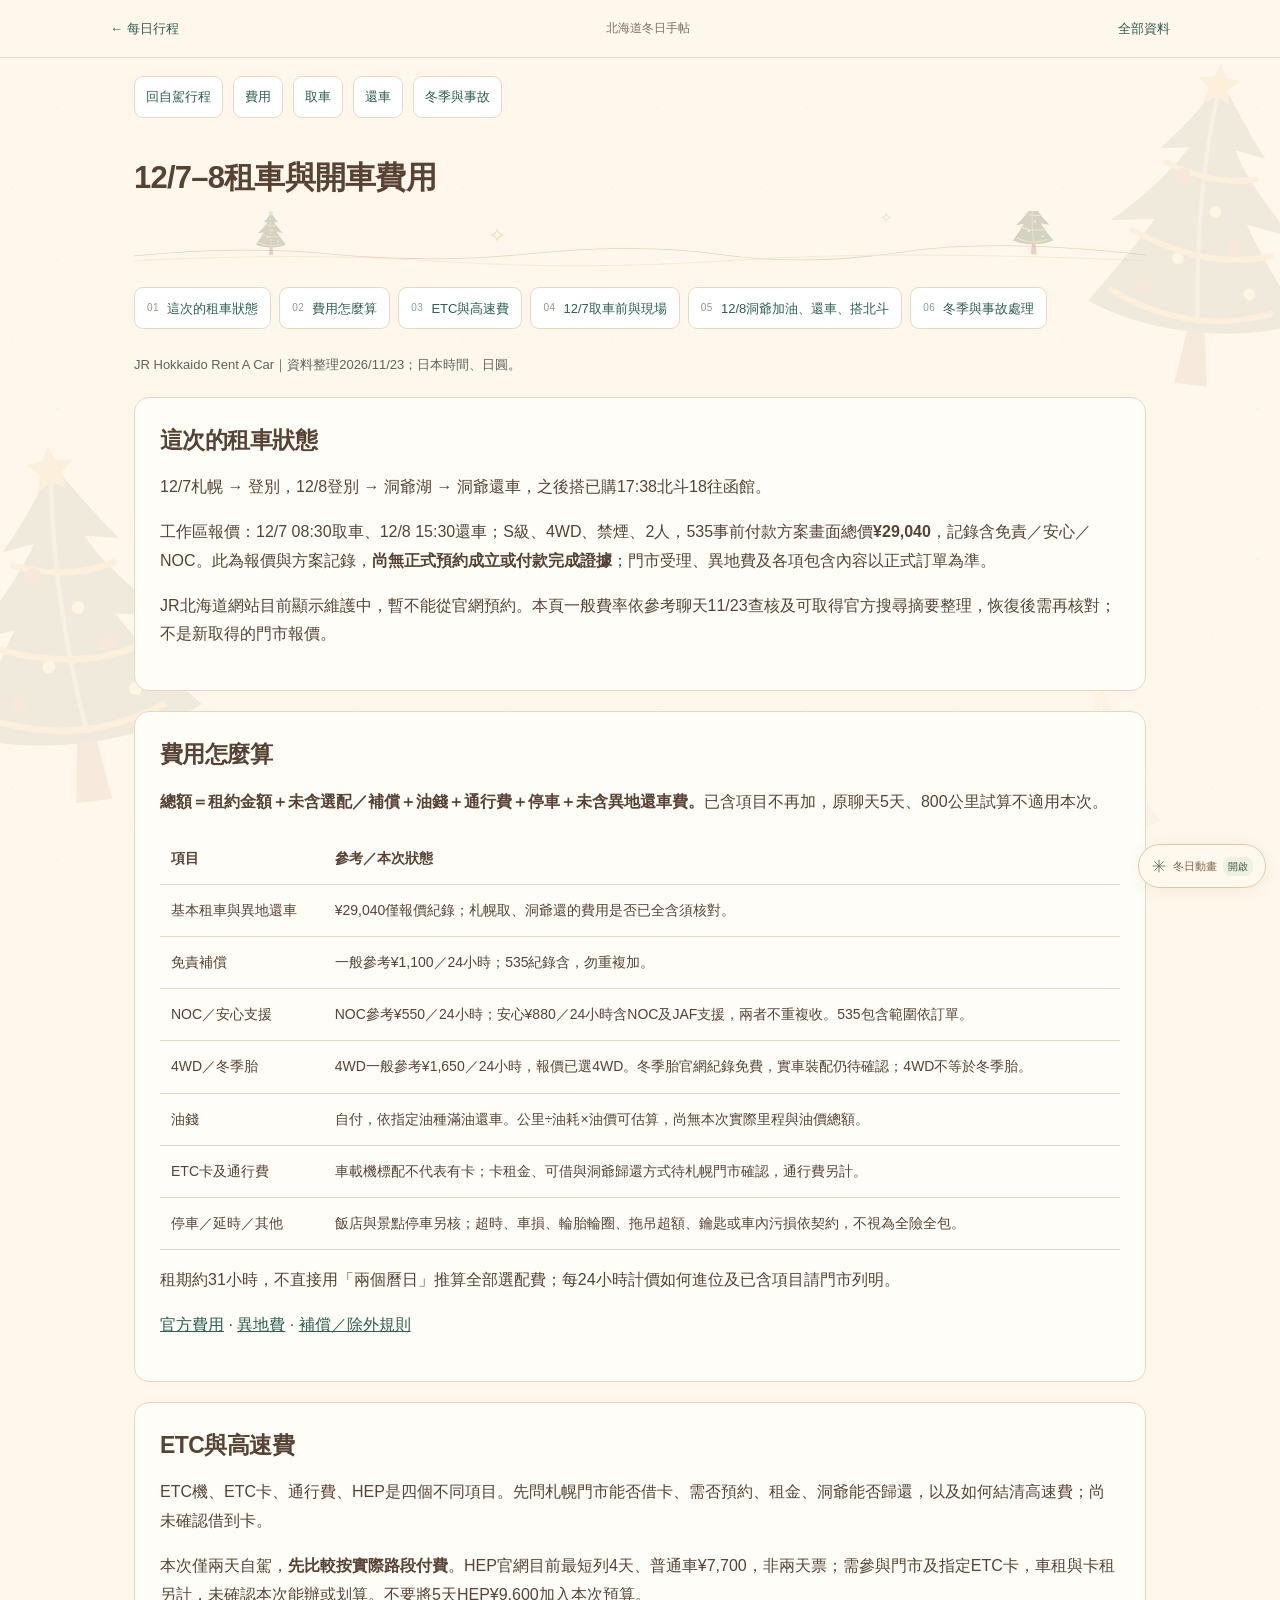
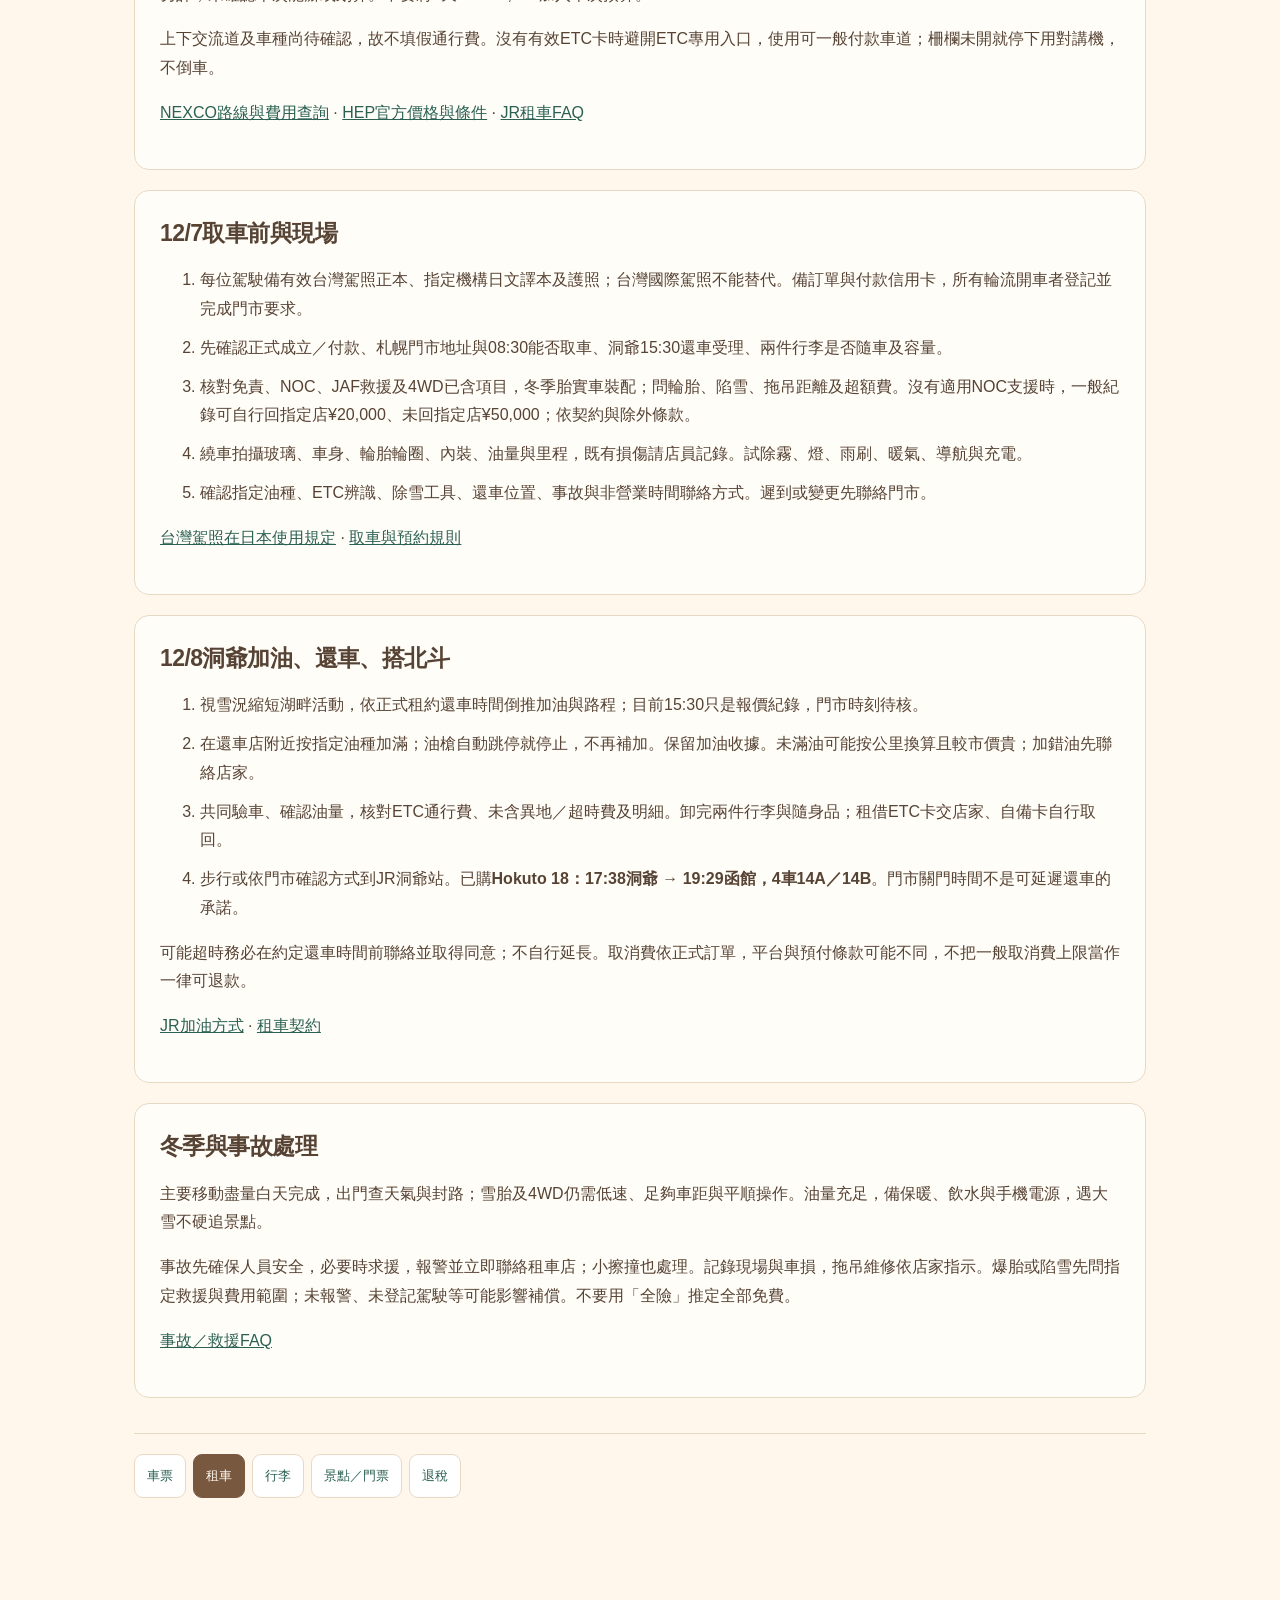
<file: 2026_hokido/rental.html>
<!doctype html><html lang="zh-Hant"><head><meta charset="utf-8"><meta name="viewport" content="width=device-width,initial-scale=1"><title>租車費用與取還車｜北海道冬日手帖</title><style>*{box-sizing:border-box}body{margin:0;background:#faf8f1;color:#343934;font:16px/1.8 system-ui,sans-serif}header{padding:18px 22px;border-bottom:2px solid #444;background:#fffdf6}header a{margin-right:20px}main{max-width:1060px;margin:auto;padding:24px 20px 60px}h1{font-size:30px}h2{font-size:23px;margin-top:34px}h3{font-size:19px}a{color:#255c70;overflow-wrap:anywhere}section,.card{padding:22px;border:2px solid #494b45;border-radius:18px;margin:20px 0;background:white}.notice{background:#fff0c9}.blue{background:#edf5f7}.sub{font-size:13px;color:#5c655f}.grid{display:grid;grid-template-columns:1fr 1fr;gap:18px}.grid .card{margin:0}button,.button{display:inline-block;padding:10px 14px;border:1px solid #555;border-radius:10px;background:white;font:inherit}summary{cursor:pointer;padding:10px 0;font-weight:600;min-height:44px}img{max-width:100%;height:auto}table{width:100%;border-collapse:collapse}td,th{padding:12px;border-bottom:1px solid #ccd1ca;text-align:left;vertical-align:top}ol li,ul li{margin:10px 0}.coupon img{display:block;max-height:900px;margin:auto}.links a{display:inline-block;min-height:44px;margin:4px 12px 0 0}.pill{display:inline-block;background:#deebdc;border-radius:20px;padding:3px 12px;font-size:13px}.jp{font-size:13px;color:#67716a}.table-wrap{overflow:auto}@media(max-width:650px){main{padding:16px 16px 44px}.grid{grid-template-columns:1fr}section,.card{padding:16px}h1{font-size:25px}h2{font-size:21px}.reference td,.reference tr,.reference tbody,.reference table{display:block;width:100%}.reference thead{display:none}.reference tr{border-top:2px solid #ccc;padding:8px 0}.reference td{border:0;padding:5px 0}}@media print{header,button{display:none}body{background:white;font-size:11pt}main{max-width:none;padding:0}section,.card{break-inside:avoid}.grid{display:block}.coupon img{max-height:180mm}a{color:inherit}details:not([open])>*:not(summary){display:block}}</style><link rel="stylesheet" href="./travel-ui.css?v=20261125library"></head><body class="travel-document" data-page="rental"><div class="travel-global"><a class="return-day" href="./index.html#itinerary">← 每日行程</a><span>北海道冬日手帖</span><a href="./resources.html">全部資料</a></div><header><a href="./resources.html#rental-guide">回自駕行程</a><a href="#cost">費用</a><a href="#pickup">取車</a><a href="#return">還車</a><a href="#incident">冬季與事故</a></header><main><h1>12/7–8租車與開車費用</h1><p class="sub">JR Hokkaido Rent A Car｜資料整理2026/11/23；日本時間、日圓。</p><section class="notice"><h2>這次的租車狀態</h2><p>12/7札幌 → 登別，12/8登別 → 洞爺湖 → 洞爺還車，之後搭已購17:38北斗18往函館。</p><p>工作區報價：12/7 08:30取車、12/8 15:30還車；S級、4WD、禁煙、2人，535事前付款方案畫面總價<strong>¥29,040</strong>，記錄含免責／安心／NOC。此為報價與方案記錄，<strong>尚無正式預約成立或付款完成證據</strong>；門市受理、異地費及各項包含內容以正式訂單為準。</p><p>JR北海道網站目前顯示維護中，暫不能從官網預約。本頁一般費率依參考聊天11/23查核及可取得官方搜尋摘要整理，恢復後需再核對；不是新取得的門市報價。</p></section><section id="cost"><h2>費用怎麼算</h2><p><strong>總額＝租約金額＋未含選配／補償＋油錢＋通行費＋停車＋未含異地還車費。</strong>已含項目不再加，原聊天5天、800公里試算不適用本次。</p><div class="table-wrap"><table><thead><tr><th>項目</th><th>參考／本次狀態</th></tr></thead><tbody><tr><td>基本租車與異地還車</td><td>¥29,040僅報價紀錄；札幌取、洞爺還的費用是否已全含須核對。</td></tr><tr><td>免責補償</td><td>一般參考¥1,100／24小時；535紀錄含，勿重複加。</td></tr><tr><td>NOC／安心支援</td><td>NOC參考¥550／24小時；安心¥880／24小時含NOC及JAF支援，兩者不重複收。535包含範圍依訂單。</td></tr><tr><td>4WD／冬季胎</td><td>4WD一般參考¥1,650／24小時，報價已選4WD。冬季胎官網紀錄免費，實車裝配仍待確認；4WD不等於冬季胎。</td></tr><tr><td>油錢</td><td>自付，依指定油種滿油還車。公里÷油耗×油價可估算，尚無本次實際里程與油價總額。</td></tr><tr><td>ETC卡及通行費</td><td>車載機標配不代表有卡；卡租金、可借與洞爺歸還方式待札幌門市確認，通行費另計。</td></tr><tr><td>停車／延時／其他</td><td>飯店與景點停車另核；超時、車損、輪胎輪圈、拖吊超額、鑰匙或車內污損依契約，不視為全險全包。</td></tr></tbody></table></div><p>租期約31小時，不直接用「兩個曆日」推算全部選配費；每24小時計價如何進位及已含項目請門市列明。</p><p><a href="https://www.jrh-rentacar.jp/fee">官方費用</a> · <a href="https://www.jrh-rentacar.jp/fee/03">異地費</a> · <a href="https://www.jrh-rentacar.jp/guide">補償／除外規則</a></p></section><section id="etc"><h2>ETC與高速費</h2><p>ETC機、ETC卡、通行費、HEP是四個不同項目。先問札幌門市能否借卡、需否預約、租金、洞爺能否歸還，以及如何結清高速費；尚未確認借到卡。</p><p>本次僅兩天自駕，<strong>先比較按實際路段付費</strong>。HEP官網目前最短列4天、普通車¥7,700，非兩天票；需參與門市及指定ETC卡，車租與卡租另計，未確認本次能辦或划算。不要將5天HEP¥9,600加入本次預算。</p><p>上下交流道及車種尚待確認，故不填假通行費。沒有有效ETC卡時避開ETC專用入口，使用可一般付款車道；柵欄未開就停下用對講機，不倒車。</p><p><a href="https://www.driveplaza.com/dp/SearchTop">NEXCO路線與費用查詢</a> · <a href="https://en.driveplaza.com/drawari/hokkaido_expass/">HEP官方價格與條件</a> · <a href="https://www.jrh-rentacar.jp/faq">JR租車FAQ</a></p></section><section id="pickup"><h2>12/7取車前與現場</h2><ol><li>每位駕駛備有效台灣駕照正本、指定機構日文譯本及護照；台灣國際駕照不能替代。備訂單與付款信用卡，所有輪流開車者登記並完成門市要求。</li><li>先確認正式成立／付款、札幌門市地址與08:30能否取車、洞爺15:30還車受理、兩件行李是否隨車及容量。</li><li>核對免責、NOC、JAF救援及4WD已含項目，冬季胎實車裝配；問輪胎、陷雪、拖吊距離及超額費。沒有適用NOC支援時，一般紀錄可自行回指定店¥20,000、未回指定店¥50,000；依契約與除外條款。</li><li>繞車拍攝玻璃、車身、輪胎輪圈、內裝、油量與里程，既有損傷請店員記錄。試除霧、燈、雨刷、暖氣、導航與充電。</li><li>確認指定油種、ETC辨識、除雪工具、還車位置、事故與非營業時間聯絡方式。遲到或變更先聯絡門市。</li></ol><p><a href="https://www.koryu.or.jp/consul/drivers/detail3/">台灣駕照在日本使用規定</a> · <a href="https://www.jrh-rentacar.jp/en/guide">取車與預約規則</a></p></section><section id="return"><h2>12/8洞爺加油、還車、搭北斗</h2><ol><li>視雪況縮短湖畔活動，依正式租約還車時間倒推加油與路程；目前15:30只是報價紀錄，門市時刻待核。</li><li>在還車店附近按指定油種加滿；油槍自動跳停就停止，不再補加。保留加油收據。未滿油可能按公里換算且較市價貴；加錯油先聯絡店家。</li><li>共同驗車、確認油量，核對ETC通行費、未含異地／超時費及明細。卸完兩件行李與隨身品；租借ETC卡交店家、自備卡自行取回。</li><li>步行或依門市確認方式到JR洞爺站。已購<strong>Hokuto 18：17:38洞爺 → 19:29函館，4車14A／14B</strong>。門市關門時間不是可延遲還車的承諾。</li></ol><p>可能超時務必在約定還車時間前聯絡並取得同意；不自行延長。取消費依正式訂單，平台與預付條款可能不同，不把一般取消費上限當作一律可退款。</p><p><a href="https://www.ekiren.co.jp/annai/refuel">JR加油方式</a> · <a href="https://www.jrh-rentacar.jp/agreement">租車契約</a></p></section><section id="incident"><h2>冬季與事故處理</h2><p>主要移動盡量白天完成，出門查天氣與封路；雪胎及4WD仍需低速、足夠車距與平順操作。油量充足，備保暖、飲水與手機電源，遇大雪不硬追景點。</p><p>事故先確保人員安全，必要時求援，報警並立即聯絡租車店；小擦撞也處理。記錄現場與車損，拖吊維修依店家指示。爆胎或陷雪先問指定救援與費用範圍；未報警、未登記駕駛等可能影響補償。不要用「全險」推定全部免費。</p><p><a href="https://www.jrh-rentacar.jp/faq">事故／救援FAQ</a></p></section></main><script src="./travel-ui.js?v=20261125library" defer></script><script src="./travel-navigation.js?v=20261124" defer></script><script src="./winter-ambience.js?v=20261125accents" defer></script></body></html>
</file>
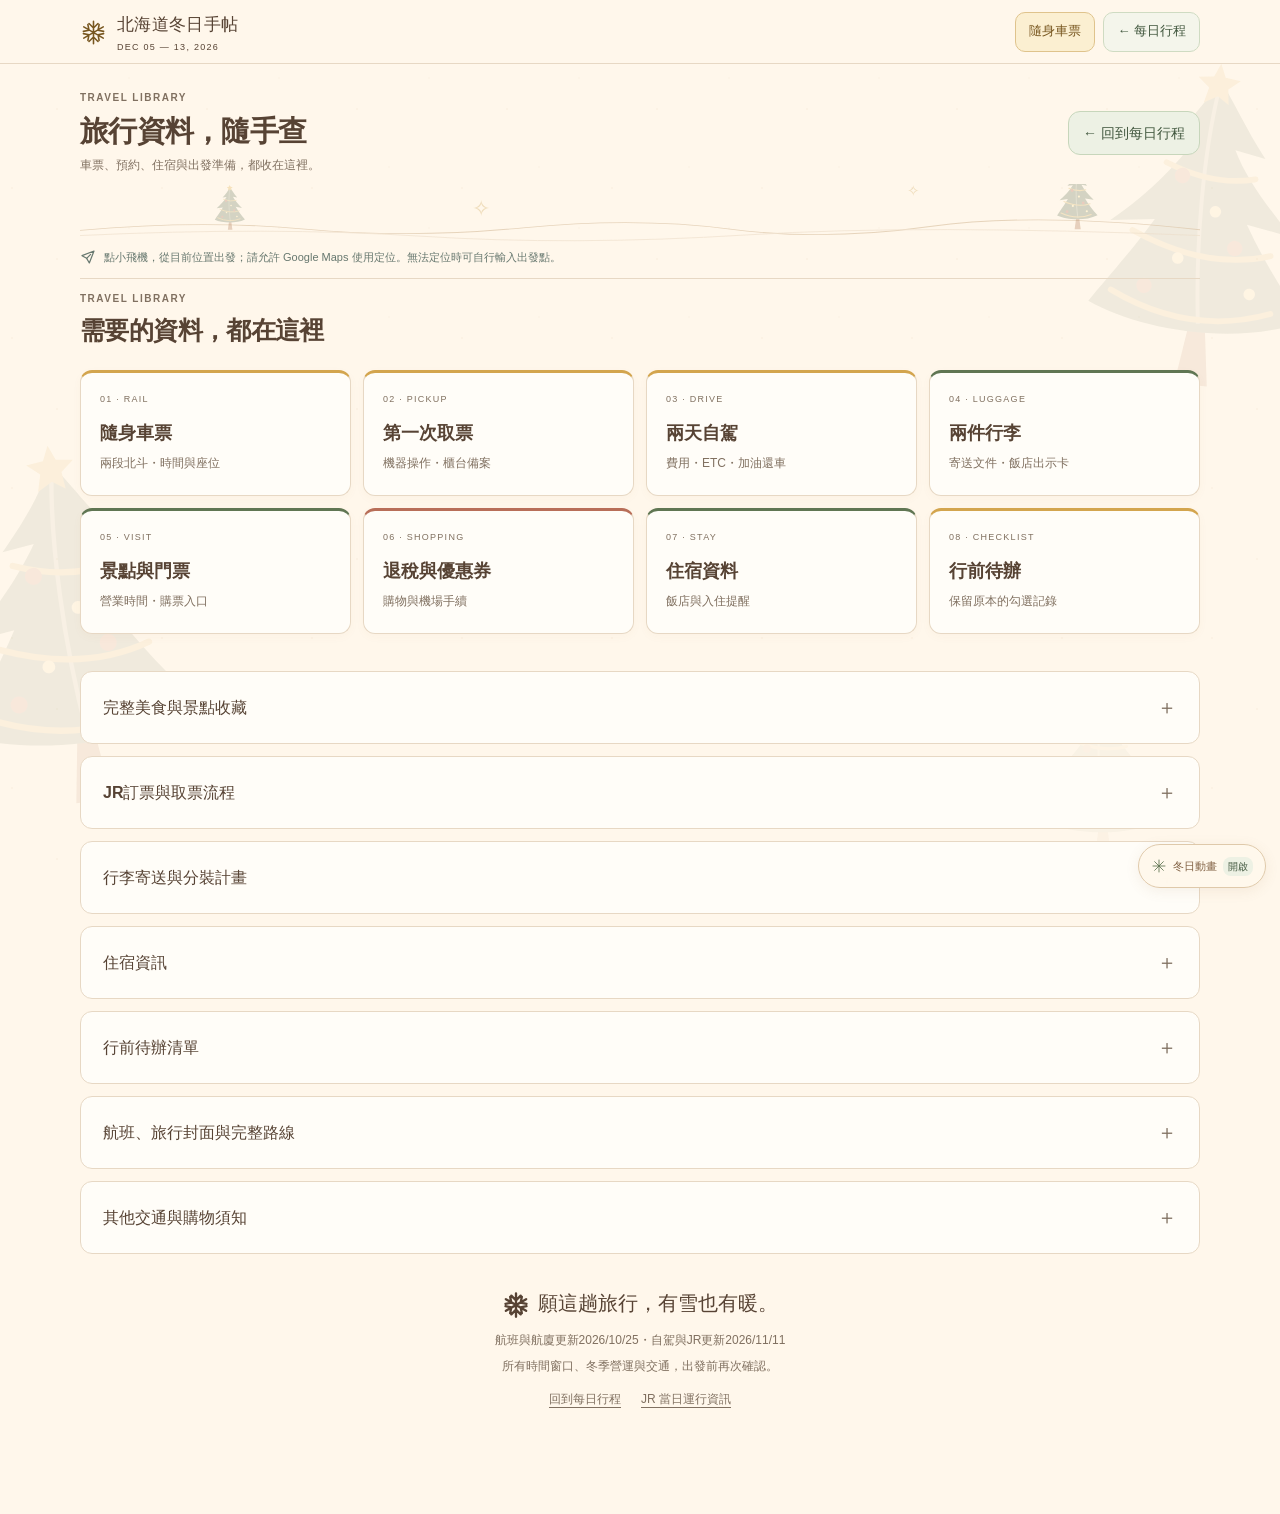
<file: 2026_hokido/resources.html>
<!doctype html>
<html lang="zh-Hant">
<head>
  <meta charset="utf-8">
  <meta name="viewport" content="width=device-width, initial-scale=1">
  <meta name="theme-color" content="#FFFCF6">
  <meta name="description" content="2026 年 12 月 5 日至 13 日，兩人的北海道冬日旅行手帖。每日行程、JR 訂票、住宿與行李準備，一起慢慢看。">
  <title>全部資料｜北海道冬日手帖</title>
  <link rel="preconnect" href="https://fonts.googleapis.com">
  <link rel="preconnect" href="https://fonts.gstatic.com" crossorigin>
  <link href="https://fonts.googleapis.com/css2?family=Huninn&display=swap" rel="stylesheet">
  <style>
    :root {color-scheme:light;--paper:#FFFCF6;--ink:#3E3A39;--pink:#F2A497;--yellow:#F6D27A;--blue:#A8D3E6;--green:#B9DAA5;--light-blue:#EDF6FA;--light-pink:#FFF0EB;--light-green:#EFF6E8;--muted:#68635E;--border:3px solid var(--ink);--header:84px}
    *{box-sizing:border-box}html{scroll-behavior:smooth;scroll-padding-top:calc(var(--header) + 20px)}body{margin:0;padding-top:var(--header);color:var(--ink);background:var(--paper);font-family:"Huninn","PingFang TC","Microsoft JhengHei",sans-serif;font-size:17px;line-height:1.75}button,input,a{-webkit-tap-highlight-color:transparent}button,input{font:inherit}button,a{touch-action:manipulation}button{color:inherit;cursor:pointer}a{color:inherit;text-underline-offset:4px}a:hover{text-decoration-thickness:2px}button:focus-visible,a:focus-visible,input:focus-visible,summary:focus-visible,[tabindex]:focus-visible{outline:3px solid #215C76;outline-offset:5px}svg{display:block;max-width:100%}h1,h2,h3,h4,p{margin:0}h1,h2,h3,h4{font-weight:400;line-height:1.35}h2{font-size:clamp(28px,3vw,36px)}h3{font-size:23px}.icon{width:24px;height:24px;flex:none;fill:none;stroke:currentColor;stroke-width:2;stroke-linecap:round;stroke-linejoin:round}.sr-only{position:absolute;width:1px;height:1px;padding:0;margin:-1px;overflow:hidden;clip:rect(0,0,0,0);white-space:nowrap;border:0}[hidden]{display:none!important}.wrap{width:min(1120px,calc(100% - 48px));margin-inline:auto}.skip{position:fixed;left:16px;top:-100px;background:var(--yellow);padding:10px 16px;z-index:200}.skip:focus{top:10px}.site-header{position:fixed;top:0;left:0;right:0;z-index:50;background:var(--paper);border-bottom:var(--border)}.header-inner{min-height:81px;display:flex;align-items:center;justify-content:space-between;gap:24px}.brand{display:flex;align-items:center;gap:10px;text-decoration:none;white-space:nowrap;font-size:21px}.brand svg{width:42px;height:42px}.brand small{display:block;font-size:11px;letter-spacing:2px;line-height:1.4}.nav{display:flex;gap:6px;align-items:center}.nav a{padding:7px 14px;border:2px solid transparent;border-radius:30px;text-decoration:none;white-space:nowrap;font-size:16px}.nav a:hover,.nav a[aria-current="location"]{border-color:var(--ink);background:var(--yellow)}section{scroll-margin-top:calc(var(--header) + 18px)}.section{padding-block:46px}.section-heading{display:flex;align-items:flex-start;justify-content:space-between;gap:24px;margin-bottom:24px}.section-heading p{color:var(--muted);font-size:15px;margin-top:8px;max-width:560px}.chapter{display:flex;gap:12px;align-items:center}.chapter .icon{width:36px;height:36px}.pill{display:inline-flex;gap:6px;align-items:center;font-size:13px;padding:3px 12px;border:2px solid var(--ink);border-radius:30px;background:var(--paper);line-height:1.8}.pink{background:var(--pink)}.blue{background:var(--blue)}.green{background:var(--green)}.yellow{background:var(--yellow)}.muted{color:var(--muted)}.button{display:inline-flex;justify-content:center;align-items:center;gap:8px;min-height:46px;padding:10px 20px;border:var(--border);border-radius:16px;background:var(--yellow);text-decoration:none;font-size:16px;box-shadow:3px 3px 0 var(--ink)}.button:hover{transform:translate(-1px,-1px);box-shadow:4px 4px 0 var(--ink)}.button:active{transform:translate(2px,2px);box-shadow:1px 1px 0 var(--ink)}.button.secondary{background:var(--paper);box-shadow:none}.hero{padding-block:42px 24px;display:grid;grid-template-columns:.9fr 1.1fr;gap:10px;align-items:center}.trip-dates{display:inline-flex;align-items:center;gap:8px;font-size:16px;border-bottom:3px solid var(--pink);padding-bottom:5px;margin-bottom:23px}.hero h1{font-size:clamp(44px,5vw,64px);line-height:1.25;letter-spacing:1px}.hero-sub{margin-top:20px;max-width:360px;color:var(--muted);font-size:17px}.hero-actions{display:flex;flex-wrap:wrap;gap:14px;margin-top:25px}.hero-art{position:relative;min-width:0}.hero-art>svg{width:100%;height:auto}.countdown{position:relative;width:max-content;max-width:100%;margin:-28px 0 0 auto;right:auto;bottom:auto;display:flex;align-items:center;gap:10px;padding:10px 16px;border:var(--border);border-radius:18px;background:var(--paper);transform:rotate(3deg);line-height:1.3;box-shadow:3px 3px 0 var(--blue)}.countdown .number{font-size:35px}.countdown small{font-size:13px;display:block}.float{animation:float 5s ease-in-out infinite}.steam{animation:steam 4s ease-in-out infinite;transform-box:fill-box;transform-origin:center}.train-sway{animation:trainSway 4s ease-in-out infinite;transform-box:fill-box;transform-origin:center}.route-strip{margin-top:20px;border:var(--border);border-radius:22px;padding:17px 24px;display:flex;align-items:center;justify-content:space-between;gap:12px;background:var(--light-green)}.route-strip .route-title{font-size:14px;color:var(--muted);flex:none}.route-stops{display:flex;align-items:center;justify-content:center;gap:16px;flex-wrap:wrap}.route-stop{white-space:nowrap;font-size:16px}.route-dot{width:6px;height:6px;background:var(--ink);border-radius:50%}.intro-note{margin-top:14px;font-size:13px;color:var(--muted);text-align:center}.flight-grid{display:grid;grid-template-columns:1fr 1fr;gap:20px}.flight{border:var(--border);border-radius:23px;overflow:hidden;background:var(--paper)}.flight-head{padding:10px 20px;display:flex;align-items:center;justify-content:space-between;border-bottom:2px dashed var(--ink)}.flight-main{padding:19px 22px}.flight-route{display:flex;align-items:center;justify-content:space-between;gap:14px;margin-bottom:10px}.flight-place{font-size:24px}.flight-place small{display:block;font-size:13px;color:var(--muted)}.flight-line{flex:1;max-width:100px;border-top:2px dashed var(--ink);position:relative}.flight-line .icon{position:absolute;left:50%;top:-13px;transform:translateX(-50%);background:var(--paper);width:30px}.flight p{font-size:14px;color:var(--muted)}.flights{padding-top:28px;padding-bottom:30px}.dates{display:flex;gap:10px;overflow:auto;padding:4px 3px 14px;scroll-snap-type:x proximity;scrollbar-width:thin}.day-tab{flex:1;min-width:88px;border:var(--border);border-radius:18px;padding:10px 8px;background:var(--paper);scroll-snap-align:center;line-height:1.35;text-align:center}.day-tab .day-n{font-size:11px;display:block;letter-spacing:1px}.day-tab strong{font-size:22px;font-weight:400;display:block;margin:4px 0}.day-tab small{font-size:12px;color:var(--muted)}.day-tab[aria-selected="true"]{background:var(--yellow);box-shadow:3px 3px 0 var(--ink);transform:translateY(-3px)}.day-tab:hover{background:var(--light-pink)}.day-tab[aria-selected="true"]:hover{background:var(--yellow)}.day-layout{display:grid;grid-template-columns:minmax(0,1fr) 275px;gap:24px;margin-top:14px}.day-card{border:var(--border);border-radius:28px;overflow:hidden;background:var(--paper)}.day-top{padding:25px 28px 23px;background:var(--light-blue);border-bottom:var(--border);position:relative}.day-top h3{font-size:29px;margin:8px 0 7px}.day-top p{font-size:15px;color:var(--muted);max-width:530px}.day-top-meta{display:flex;align-items:center;justify-content:space-between;gap:12px;font-size:14px}.day-top-meta .icon{width:33px;height:33px}.timeline{padding:26px 28px;list-style:none;margin:0}.timeline-item{position:relative;display:grid;grid-template-columns:103px minmax(0,1fr);gap:25px;padding-bottom:25px}.timeline-item:last-child{padding-bottom:0}.timeline-item:before{content:"";position:absolute;width:3px;background:var(--ink);left:115px;top:17px;bottom:-6px}.timeline-item:last-child:before{display:none}.timeline-item:after{content:"";position:absolute;width:12px;height:12px;border:2px solid var(--ink);background:var(--yellow);border-radius:50%;top:8px;left:110px}.time{font-size:14px;line-height:1.5;padding-top:2px;overflow-wrap:anywhere}.timeline-title{display:flex;align-items:center;flex-wrap:wrap;gap:8px}.timeline-title h4{font-size:19px}.timeline-item p{font-size:14px;color:var(--muted);margin-top:6px}.tag{display:inline-flex;align-items:center;gap:4px;font-size:11px;border:1.5px solid var(--ink);border-radius:7px;padding:1px 7px;white-space:nowrap;line-height:1.8}.tag.must{background:var(--yellow)}.day-aside{display:flex;flex-direction:column;gap:16px;min-width:0}.aside-note{padding:20px;border:var(--border);border-radius:22px;background:var(--light-green)}.aside-note:nth-child(2){background:var(--light-pink)}.aside-note h4{display:flex;align-items:center;gap:7px;font-size:18px;margin-bottom:10px}.aside-note p{font-size:14px;line-height:1.85}.aside-note a{font-size:14px;display:inline-block;margin-top:10px}.day-controls{display:flex;justify-content:space-between;gap:16px;margin-top:17px}.day-controls button{min-height:44px;border:2px solid var(--ink);border-radius:13px;background:var(--paper);padding:6px 15px;font-size:14px}.day-controls button:disabled{opacity:.4;cursor:default}.panel-bounce{animation:panelBounce .35s ease-out}.jr-section{border-block:var(--border);background:var(--light-green)}.booking-grid{display:grid;grid-template-columns:repeat(3,1fr);gap:18px}.booking-card{border:var(--border);border-radius:22px;background:var(--paper);padding:22px;display:flex;flex-direction:column;align-items:flex-start}.booking-date{font-size:35px;line-height:1.2}.booking-date small{font-size:15px}.booking-card h3{font-size:19px;margin-top:15px;margin-bottom:7px}.booking-card p{font-size:14px;color:var(--muted);margin-bottom:18px}.booking-card .button{margin-top:auto;font-size:14px;min-height:41px;padding:8px 13px;box-shadow:none}.booking-time{font-size:14px;display:flex;gap:7px;align-items:center;margin-top:4px}.booking-time .icon{width:18px;height:18px}.booking-foot{font-size:14px;margin-top:16px}.flow-grid{display:grid;grid-template-columns:1fr 1fr;gap:18px;margin-block:24px}.flow-card{border:2px solid var(--ink);border-radius:18px;padding:18px 22px;background:var(--paper)}.flow-card h3{font-size:19px;margin-bottom:10px}.flow-card ol{font-size:14px;margin:0;padding-left:21px}.guide{margin-top:20px;border:var(--border);border-radius:20px;background:var(--paper);overflow:hidden}.guide>summary{display:flex;justify-content:space-between;align-items:center;gap:12px;padding:16px 21px;font-size:18px;cursor:pointer;list-style:none}.guide>summary::-webkit-details-marker{display:none}.guide>summary:after{content:"＋";font-size:24px}.guide[open]>summary:after{content:"－"}.guide-body{padding:5px 24px 26px;border-top:2px dashed var(--ink);font-size:15px;overflow-wrap:anywhere}.guide-body h3{font-size:22px;margin:25px 0 12px}.guide-body h4{font-size:18px;margin:20px 0 8px}.guide-body p{margin:12px 0}.guide-body blockquote{margin:14px 0;padding:10px 16px;border-left:4px solid var(--blue);background:var(--light-blue)}.guide-body ul,.guide-body ol{padding-left:22px}.guide-body li{margin-block:8px}.guide-body strong{font-weight:700}.table-wrap{overflow:auto;max-width:100%;margin-block:16px}.guide-body table{border-collapse:collapse;min-width:640px;width:100%;font-size:13px}.guide-body td,.guide-body th{border:1.5px solid var(--ink);padding:10px;vertical-align:top;text-align:left}.guide-body th{background:var(--light-blue)}.luggage-layout{display:grid;grid-template-columns:1.12fr 1fr;gap:25px}.luggage-plan{padding:26px;border:var(--border);border-radius:26px;background:var(--light-pink)}.luggage-plan h3{margin-bottom:17px}.luggage-step{display:flex;gap:15px;align-items:flex-start;margin-block:16px}.luggage-step .step-date{font-size:15px;background:var(--paper);border:2px solid var(--ink);border-radius:11px;min-width:61px;text-align:center;padding:5px}.luggage-step strong{font-weight:400;font-size:18px}.luggage-step p{font-size:14px;color:var(--muted)}.luggage-reminders{padding:8px 0}.luggage-reminders h3{display:flex;align-items:center;gap:10px}.luggage-reminders ul{font-size:15px;padding-left:22px}.luggage-reminders li{margin:14px 0}.luggage-reminders p{font-size:13px;color:var(--muted)}.hotel-grid{display:grid;grid-template-columns:repeat(2,1fr);gap:20px}.hotel-card{border:var(--border);border-radius:24px;overflow:hidden}.hotel-illustration{padding:17px 22px;display:flex;align-items:center;justify-content:space-between;gap:16px;border-bottom:2px solid var(--ink)}.hotel-illustration .icon{width:44px;height:44px;stroke-width:1.4}.hotel-date{font-size:22px}.hotel-date small{font-size:14px;display:block}.hotel-body{padding:20px 22px}.hotel-body h3{font-size:22px;margin-bottom:12px}.hotel-body p{font-size:14px;color:var(--muted);margin-top:12px}.hotel-body .hotel-links{display:flex;gap:20px;margin-top:15px;font-size:14px}.check-section{background:var(--light-blue);border-block:var(--border)}.check-progress{max-width:390px;display:flex;align-items:center;gap:12px;margin-bottom:22px;font-size:15px}progress{width:210px;max-width:60%;height:16px;accent-color:#4E7443}progress::-webkit-progress-bar{background:var(--paper);border:2px solid var(--ink);border-radius:20px}progress::-webkit-progress-value{background:var(--green);border-right:2px solid var(--ink);border-radius:20px}.check-grid{display:grid;grid-template-columns:repeat(3,1fr);gap:20px}.check-group{border:var(--border);border-radius:23px;background:var(--paper);padding:22px}.check-group h3{font-size:22px;margin-bottom:13px}.check-row{display:flex;gap:11px;align-items:flex-start;cursor:pointer;padding-block:12px;border-bottom:1px dashed #B8B4AC;font-size:15px;line-height:1.6}.check-row:last-child{border-bottom:0}.check-row input{appearance:none;-webkit-appearance:none;width:24px;height:24px;min-width:24px;margin:1px 0 0;border:2px solid var(--ink);border-radius:7px;background:var(--paper);display:grid;place-items:center;cursor:pointer}.check-row input:checked{background:var(--green)}.check-row input:checked:after{content:"";width:11px;height:6px;border-left:2px solid var(--ink);border-bottom:2px solid var(--ink);transform:translateY(-1px) rotate(-45deg)}.check-row:has(input:checked) span{text-decoration:line-through;color:var(--muted)}.check-note{margin-top:17px;font-size:13px;color:var(--muted)}.footer{padding:34px 0;text-align:center;font-size:13px;color:var(--muted)}.footer-main{font-size:20px;color:var(--ink);margin-bottom:9px}.footer svg{display:inline-block;width:28px;height:28px;vertical-align:middle;margin-right:8px}.footer p+p{margin-top:5px}.footer-links{display:flex;justify-content:center;gap:20px;flex-wrap:wrap;margin-top:12px}.toast{position:fixed;bottom:20px;left:50%;transform:translateX(-50%);padding:10px 18px;background:var(--yellow);border:var(--border);border-radius:16px;z-index:100;font-size:14px;max-width:calc(100% - 30px)}
    @keyframes float{0%,100%{transform:translateY(0)}50%{transform:translateY(-6px)}}@keyframes steam{0%,100%{opacity:.6;transform:translateY(0)}50%{opacity:1;transform:translateY(-6px)}}@keyframes trainSway{0%,100%{transform:rotate(-.35deg)}50%{transform:rotate(.35deg)}}@keyframes panelBounce{0%{transform:translateY(7px);opacity:.7}60%{transform:translateY(-2px)}100%{transform:translateY(0);opacity:1}}
    @media(min-width:1300px){.hero{min-height:520px}.hero-art{margin-right:-20px}}@media(max-width:900px){.wrap{width:calc(100% - 36px)}.header-inner{gap:10px}.brand{font-size:18px}.brand svg{width:34px}.nav a{padding:7px 9px;font-size:14px}.hero h1{font-size:47px}.hero-sub{font-size:16px}.countdown{padding:8px 12px}.countdown .number{font-size:29px}.day-layout{grid-template-columns:minmax(0,1fr) 225px;gap:16px}.booking-card{padding:18px}.route-strip{flex-direction:column;gap:6px}.check-grid{gap:12px}.check-group{padding:17px}}
    @media(max-width:680px){:root{--header:116px}.wrap{width:calc(100% - 32px)}body{font-size:16px}.header-inner{min-height:113px;display:block;padding-top:10px}.brand{font-size:18px;justify-content:center;gap:8px}.brand small{display:inline;margin-left:8px;font-size:10px;letter-spacing:1px}.brand svg{width:29px;height:29px}.nav{margin-top:8px;justify-content:flex-start;overflow:auto;gap:3px;padding-bottom:7px;scrollbar-width:none}.nav::-webkit-scrollbar{display:none}.nav a{flex:1;text-align:center;font-size:13px;padding:5px 8px}.hero{grid-template-columns:1fr;padding-top:30px;gap:8px}.hero-copy{padding:0 5px}.trip-dates{margin-bottom:15px;font-size:14px}.hero h1{font-size:44px}.hero-sub{margin-top:14px;max-width:100%;font-size:15px}.hero-actions{margin-top:20px}.button{font-size:15px;padding:9px 16px}.hero-art{max-width:500px;margin:0 auto;width:100%}.hero-art>svg{max-height:310px}.countdown{right:9px;bottom:1%;padding:8px 13px}.countdown .number{font-size:28px}.countdown small{font-size:11px}.route-strip{margin-top:9px;padding:13px 10px;border-radius:19px}.route-stops{gap:9px}.route-stop{font-size:13px}.route-dot{width:4px;height:4px}.intro-note{font-size:12px;text-align:left}.section{padding-block:34px}.section-heading{gap:10px;margin-bottom:20px}.section-heading p{font-size:13px;margin-top:7px}.chapter{gap:9px}.chapter .icon{width:29px;height:29px}h2{font-size:27px}.section-heading>.pill{font-size:11px;padding-inline:8px}.flight-grid{grid-template-columns:1fr;gap:15px}.flights{padding-top:20px;padding-bottom:10px}.flight-head{padding:9px 16px}.flight-main{padding:16px 19px}.flight-place{font-size:22px}.flight p{font-size:13px}.day-tab{min-width:77px;padding:8px 5px;border-radius:15px}.day-tab strong{font-size:21px}.day-layout{grid-template-columns:1fr;gap:16px;margin-top:10px}.day-top{padding:20px}.day-top h3{font-size:26px}.day-top p{font-size:14px}.day-top-meta{font-size:13px}.timeline{padding:23px 18px}.timeline-item{grid-template-columns:80px minmax(0,1fr);gap:23px;padding-bottom:23px}.timeline-item:before{left:89px}.timeline-item:after{left:84px}.time{font-size:12px;padding-top:4px}.timeline-title h4{font-size:18px}.timeline-item p{font-size:13px}.day-aside{display:grid;grid-template-columns:1fr 1fr;gap:12px}.aside-note{padding:15px;border-radius:18px}.aside-note h4{font-size:16px;gap:5px}.aside-note p,.aside-note a{font-size:13px}.aside-note .icon{width:20px;height:20px}.day-controls{margin-top:13px}.booking-grid{grid-template-columns:1fr;gap:14px}.booking-card{display:grid;grid-template-columns:91px minmax(0,1fr);column-gap:16px;align-items:start;padding:18px}.booking-date{font-size:30px;grid-column:1;grid-row:1}.booking-date small{font-size:13px}.booking-time{grid-column:1;grid-row:2;font-size:12px;flex-wrap:wrap;gap:2px}.booking-time .icon{display:none}.booking-card h3{grid-column:2;grid-row:1;margin:0 0 8px;font-size:18px}.booking-card p{grid-column:2;grid-row:2;margin:0 0 12px;font-size:13px}.booking-card .button{grid-column:2;grid-row:3;font-size:13px;justify-self:start;min-height:38px}.booking-foot{font-size:13px}.flow-grid{grid-template-columns:1fr;gap:13px;margin-block:18px}.flow-card{padding:16px 18px}.flow-card ol{font-size:13px}.guide>summary{font-size:16px;padding:14px 16px}.guide-body{padding-inline:16px;font-size:14px}.guide-body h3{font-size:20px}.luggage-layout{grid-template-columns:1fr;gap:15px}.luggage-plan{padding:21px}.luggage-plan h3{font-size:21px}.luggage-reminders{padding-inline:5px}.luggage-reminders li{font-size:14px;margin:10px 0}.hotel-grid{grid-template-columns:1fr;gap:15px}.hotel-illustration{padding:14px 20px}.hotel-date{font-size:21px}.hotel-body{padding:18px 20px}.hotel-body h3{font-size:21px}.check-grid{grid-template-columns:1fr;gap:15px}.check-group{padding:19px 21px}.check-group h3{font-size:21px}.check-row{padding-block:13px}.footer{padding-block:27px;font-size:12px}.footer-main{font-size:18px}}
    @media(max-width:360px){.wrap{width:calc(100% - 24px)}.hero h1{font-size:38px}.nav a{padding-inline:6px;font-size:12px}.day-aside{grid-template-columns:1fr}.timeline-item{grid-template-columns:69px minmax(0,1fr);gap:22px}.timeline-item:before{left:78px}.timeline-item:after{left:73px}.brand small{display:none}}
    @media(prefers-reduced-motion:reduce){html{scroll-behavior:auto}*,*:before,*:after{animation:none!important;transition:none!important}.button:hover{transform:none}.day-tab[aria-selected="true"]{transform:none}}
    @media print{body{padding-top:0;color:#000}.site-header,.hero-actions,.day-controls,.footer-links,.toast,.dates{display:none!important}.wrap{width:100%}.hero{grid-template-columns:1fr 1fr}.section{padding-block:20px}.day-layout{grid-template-columns:1fr}.day-aside{display:grid;grid-template-columns:1fr 1fr}.booking-grid,.check-grid{grid-template-columns:repeat(3,1fr)}.guide-body{overflow:visible}.table-wrap{overflow:visible}.hotel-card,.flight,.check-group,.booking-card{break-inside:avoid}.countdown{display:none}.print-note{display:block!important}}

    .day-art{margin:auto 0 0;padding:16px 0 7px;align-self:flex-end;width:100%;max-width:275px;pointer-events:none}.day-art>svg{width:100%;height:auto;aspect-ratio:260/240}.day-art figcaption{margin-top:5px;text-align:center;font-size:14px;line-height:1.6;color:var(--muted)}
    @media(max-width:680px){.day-art{grid-column:1/-1;justify-self:end;width:min(75%,260px);margin:0;padding-top:0}.day-art figcaption{font-size:13px}}
  
    .candidate-intro{background:var(--green);border:var(--border);border-radius:20px;padding:22px;margin-bottom:24px}.candidate-intro p+p{margin-top:12px}.candidate-grid{display:grid;grid-template-columns:repeat(2,minmax(0,1fr));gap:18px;margin-top:18px}.candidate-card{border:var(--border);border-radius:20px;padding:22px;background:var(--white,#FFFCF6);min-width:0;overflow-wrap:anywhere}.candidate-card h4{font-size:21px;margin:12px 0 8px}.candidate-card p{font-size:15px;margin-top:10px}.candidate-meta{color:var(--muted)}.candidate-links{display:flex;gap:16px;flex-wrap:wrap;margin-top:14px}.candidate-card a{display:inline-block;min-height:44px;padding-block:8px;font-size:15px}.candidate-subtitle{margin-top:36px}.nav a{padding-inline:9px}@media(max-width:650px){.candidate-grid{grid-template-columns:1fr}.candidate-card{padding:18px}.candidate-intro{padding:18px}}

#sight-collections{margin-top:32px}#sight-collections>p{margin:12px 0 20px;font-size:15px}#sight-collections table{min-width:720px}#sight-collections td:nth-child(1){min-width:135px}#sight-collections td:nth-child(2){min-width:115px}#sight-collections td:nth-child(3){min-width:330px}

    .candidate-picker{display:flex;align-items:center;gap:16px;flex-wrap:wrap}.candidate-picker label{font-size:18px}.candidate-picker select{font:inherit;color:var(--ink);background:var(--paper);border:var(--border);border-radius:14px;min-height:48px;padding:9px 42px 9px 15px;max-width:100%;flex:1;min-width:0}.candidate-picker select:focus-visible{outline:3px solid #215C76;outline-offset:4px}.candidate-status{font-size:14px;color:var(--muted);margin:10px 0 20px}.candidate-route{border:var(--border);border-radius:24px;background:var(--light-blue);padding:24px}.candidate-day-kicker{font-size:14px;margin-bottom:6px}.candidate-route h3{font-size:26px}.candidate-route p+p{margin-top:12px}.candidate-route .button{margin-top:18px}.candidate-area{padding-top:28px;scroll-margin-top:calc(var(--header) + 20px)}.candidate-area>h3{font-size:23px}.candidate-area-note{margin-top:7px;color:var(--muted);font-size:15px;max-width:800px}.candidate-option{margin-top:24px}.candidate-option-body{padding:0 20px 22px}.candidate-option-body>p{font-size:15px;color:var(--muted)}.candidate-boundary{background:var(--light-pink);border-left:4px solid var(--pink);padding:16px 19px;margin-top:24px;font-size:15px}.candidate-archive{margin-top:30px}.candidate-archive>.guide-body>.candidate-grid .candidate-card{padding:18px}.candidate-area .candidate-card h4{font-size:21px}.candidate-archive .guide{scroll-margin-top:calc(var(--header) + 20px)}
    @media(max-width:680px){.candidate-picker{display:block}.candidate-picker label{display:block;margin-bottom:8px}.candidate-picker select{width:100%;font-size:16px}.candidate-route{padding:19px}.candidate-route h3{font-size:23px}.candidate-area>h3{font-size:21px}.candidate-option-body{padding:0 16px 18px}.candidate-status{font-size:13px}.candidate-area-note,.candidate-boundary{font-size:14px}}
  .jr-journey-table table{min-width:1080px}

.weather-card{margin:0 0 26px;padding:24px;border:var(--border);border-radius:22px;background:#F1F7F8;box-shadow:4px 4px 0 var(--ink)}.weather-heading{display:flex;gap:16px;justify-content:space-between;align-items:center;flex-wrap:wrap}.weather-heading h3{font-size:24px}.weather-controls{display:flex;gap:12px;flex-wrap:wrap;margin:18px 0}.weather-controls label{display:flex;flex-direction:column;gap:4px;font-size:14px;flex:1;min-width:170px}.weather-controls select{font:inherit;color:var(--ink);background:var(--paper);border:2px solid var(--ink);border-radius:12px;padding:9px;min-height:46px;max-width:100%}.weather-refresh{border:2px solid var(--ink);border-radius:30px;min-height:44px;background:var(--paper);padding:7px 16px;font-size:15px}.weather-refresh:disabled{opacity:.6;cursor:wait}.weather-context{font-size:15px;color:var(--muted);margin-top:4px}.weather-overview{display:flex;align-items:center;justify-content:space-between;gap:16px;margin:18px 0}.weather-kicker{font-size:13px;color:var(--muted)}.weather-main-temp{font-size:42px;line-height:1.2;text-align:right}.weather-main-temp small{display:block;font-size:13px;color:var(--muted)}.weather-metrics{display:grid;grid-template-columns:repeat(3,minmax(0,1fr));gap:10px}.weather-metric{padding:13px;background:var(--paper);border:1px solid #A5C0C7;border-radius:12px}.weather-metric span{display:block;font-size:13px;color:var(--muted)}.weather-metric strong{font-weight:400;font-size:23px}.weather-hours{display:grid;grid-template-columns:repeat(4,minmax(0,1fr));gap:8px;margin-top:16px}.weather-hours>div{text-align:center;background:#E2EEF0;border-radius:10px;padding:10px 3px}.weather-hours b,.weather-hours span,.weather-hours small{display:block}.weather-hours b{font-weight:400;font-size:14px}.weather-hours small{font-size:12px}.weather-explain,.weather-status,.weather-source{font-size:13px;color:var(--muted);margin-top:12px}.weather-tip{font-size:15px;margin-top:16px;padding:10px 12px;background:var(--yellow);border-radius:10px}.weather-empty{padding:20px 0}.weather-empty p{font-size:15px;margin-top:8px}.weather-controls select:focus-visible{outline:3px solid #215C76;outline-offset:3px}@media(max-width:600px){.weather-card{padding:18px}.weather-metrics{grid-template-columns:repeat(2,minmax(0,1fr))}.weather-metric{padding:11px}.weather-metric strong{font-size:21px}.weather-controls label{min-width:0;flex-basis:100%}.weather-heading h3{font-size:23px}.weather-hours{gap:5px}.weather-hours small{font-size:12px}}

.jp-subtitle{display:block;font-size:13px!important;line-height:1.5;color:var(--muted);font-weight:400;margin:4px 0 8px!important;letter-spacing:.02em}.timeline-title .jp-subtitle{flex-basis:100%;order:4;margin:0 0 4px!important}.timeline-title:has(.jp-subtitle){row-gap:4px}

.day-map,.hakodate-tickets{margin-top:28px;padding:26px;border:var(--border);border-radius:22px;background:#F1F7F8}.hakodate-tickets{background:#FFF5DF}.day-map-heading{display:flex;gap:14px;justify-content:space-between;align-items:center;flex-wrap:wrap;margin-bottom:14px}.day-map h3,.hakodate-tickets h3{font-size:25px}.day-map>p,.ticket-intro{font-size:15px;margin-top:12px}.map-help{padding:14px;border-left:4px solid #215C76;background:var(--paper);border-radius:0 10px 10px 0}.map-stop-list{list-style:none;margin:22px 0 0;padding:0}.map-stop{display:flex;gap:14px;margin:0;padding:18px 0;border-top:1px solid #ABC1C6}.map-stop-number{flex:none;min-width:34px;height:34px;padding:0 6px;display:flex;align-items:center;justify-content:center;border:2px solid var(--ink);border-radius:50%;background:var(--yellow);font-size:14px}.map-stop-body{min-width:0;flex:1}.map-stop h4{font-size:21px}.map-stop-body p,.sight-ticket p{font-size:15px;margin-top:8px}.map-stop-mode{color:var(--muted);font-size:13px!important}.map-stop-links{display:flex;gap:8px;flex-wrap:wrap;margin-top:12px}.map-stop-links a{display:inline-flex;align-items:center;justify-content:center;min-height:44px;padding:8px 12px;background:var(--paper);border:2px solid var(--ink);border-radius:12px;text-decoration:none;font-size:14px;line-height:1.4;overflow-wrap:anywhere}.map-stop-links .map-primary-route{background:var(--blue)}.map-foot{font-size:13px!important;color:var(--muted);margin-top:18px!important}.map-options{margin-top:16px}.map-options .map-stop-list{padding:0 16px}.sight-ticket-grid{display:grid;grid-template-columns:repeat(2,minmax(0,1fr));gap:18px;margin-top:20px}.sight-ticket{padding:20px;border:2px solid var(--ink);border-radius:16px;background:var(--paper);min-width:0}.sight-ticket h4{font-size:23px}.ticket-jump{display:inline-block;margin-top:12px;min-height:44px;padding:8px 0;font-size:15px}@media(max-width:600px){.day-map,.hakodate-tickets{padding:18px}.day-map h3,.hakodate-tickets h3{font-size:23px}.sight-ticket-grid{grid-template-columns:1fr}.map-stop{gap:10px}.map-stop h4{font-size:19px}.map-stop-links a{flex:1 1 100%}.sight-ticket{padding:16px}.map-stop-number{min-width:30px;height:30px}}
.map-coordinates{font-size:12px!important;color:var(--muted);font-variant-numeric:tabular-nums;overflow-wrap:anywhere}
.day-transport{scroll-margin-top:110px}.transport-list{list-style:none;padding:0;margin:20px 0}.transport-list>li{border-top:1px solid #bbc9c9;padding:20px 0}.transport-meta{display:flex;gap:12px;align-items:center;flex-wrap:wrap;font-size:13px}.transport-list dl{margin:14px 0;display:grid;grid-template-columns:1fr 1fr;gap:16px}.transport-list dt{font-size:12px;color:#526164;margin-bottom:5px}.transport-list dd{margin:0;line-height:1.7}.transport-list p{font-size:14px;margin-bottom:0}@media(max-width:600px){.transport-list dl{grid-template-columns:1fr;gap:10px}.transport-meta{gap:8px}.day-transport{scroll-margin-top:100px}}
.prep-audit{margin:20px 0 28px;padding:24px;border:2px solid var(--ink);border-radius:20px;background:#fffdf5}.prep-audit table{min-width:0;width:100%;table-layout:fixed}.prep-audit th:first-child{width:24%}.prep-audit th:last-child{width:23%}.prep-audit td,.prep-audit th{overflow-wrap:anywhere}@media(max-width:600px){.prep-audit{padding:16px}.prep-audit table,.prep-audit tbody,.prep-audit tr,.prep-audit td{display:block;width:100%}.prep-audit thead{display:none}.prep-audit tr{border-top:2px solid #c5c5bb;padding:12px 0}.prep-audit td{padding:6px 0;border:0}.prep-audit td:last-child{font-size:13px}}
</style>
<link rel="stylesheet" href="./travel-ui.css?v=20261125library"></head>
<body class="daily-reader resource-library">
  <a class="skip" href="#resources">跳到資料目錄</a>
  <svg xmlns="http://www.w3.org/2000/svg" width="0" height="0" aria-hidden="true" style="position:absolute;overflow:hidden"><defs>
    <symbol id="i-snow" viewBox="0 0 24 24"><path d="M12 2v20M3.34 7l17.32 10M3.34 17L20.66 7M8 4l4 4 4-4M8 20l4-4 4 4M3 11l5-1-1-5M17 19l-1-5 5-1M3 13l5 1-1 5M17 5l-1 5 5 1"/></symbol>
    <symbol id="i-train" viewBox="0 0 24 24"><rect x="5" y="3" width="14" height="16" rx="4"/><path d="M5 11h14M12 3v8M8 22l2-3m6 3-2-3M8 15h1m6 0h1"/></symbol>
    <symbol id="i-plane" viewBox="0 0 24 24"><path d="m21 3-6 9 1 8-3 1-3-6-6-3 1-3 8 1 6-7Z"/></symbol>
    <symbol id="i-pin" viewBox="0 0 24 24"><path d="M19 10c0 5-7 11-7 11S5 15 5 10a7 7 0 0 1 14 0Z"/><circle cx="12" cy="10" r="2.5"/></symbol>
    <symbol id="i-bed" viewBox="0 0 24 24"><path d="M3 18h18v-6H3ZM3 21V6m18 15v-9M6 12V7h12v5M12 7v5"/></symbol>
    <symbol id="i-bag" viewBox="0 0 24 24"><rect x="5" y="6" width="14" height="14" rx="3"/><path d="M9 6V3h6v3M9 10v6m6-6v6M8 20v2m8-2v2"/></symbol>
    <symbol id="i-check" viewBox="0 0 24 24"><rect x="3" y="3" width="18" height="18" rx="4"/><path d="m7 12 3 3 7-7"/></symbol>
    <symbol id="i-clock" viewBox="0 0 24 24"><circle cx="12" cy="12" r="9"/><path d="M12 7v5l3 2"/></symbol>
    <symbol id="i-house" viewBox="0 0 24 24"><path d="m3 10 9-7 9 7M5 9v12h14V9M9 21v-7h6v7M9 9h6"/></symbol>
    <symbol id="i-spring" viewBox="0 0 24 24"><path d="M4 14c-4 7 20 7 16 0M8 12c-5-5 4-5 0-10m4 10c-5-5 4-5 0-10m4 10c-5-5 4-5 0-10"/></symbol>
    <symbol id="i-arrow" viewBox="0 0 24 24"><path d="M4 12h16m-6-6 6 6-6 6"/></symbol>
  </defs></svg>


  <svg xmlns="http://www.w3.org/2000/svg" width="0" height="0" aria-hidden="true" style="position:absolute;overflow:hidden"><defs>
    <symbol id="day-scene-sapporo-arrival" viewBox="0 0 260 240"><g fill="none" stroke="#3E3A39" stroke-width="3" stroke-linecap="round" stroke-linejoin="round">
  <path d="M32 170Q20 111 61 72Q101 33 159 53Q216 69 226 126Q239 185 191 207Q90 228 32 170Z" fill="#EDF6FA" stroke="none"/>
  <ellipse cx="131" cy="211" rx="108" ry="13" fill="#EFF6E8" stroke="none"/>
  <path d="M36 195V143H75V195M43 143V131H67V143" fill="#B9DAA5"/>
  <path d="M44 154H50M60 154H66M44 166H50M60 166H66M44 178H50M60 178H66"/>
  <path d="M80 205H161M91 204L119 99L148 204M103 161H137M98 180H142M110 140H130M105 161L137 180M98 180L148 204M137 161L105 180M142 180L91 204" fill="none"/>
  <path d="M120 101V57M114 78H126"/>
  <rect x="104" y="103" width="32" height="25" rx="4" fill="#F2A497"/>
  <rect x="110" y="108" width="20" height="13" rx="2" fill="#FFFCF6" stroke-width="2"/>
  <path d="M114 114H123M119 111V116" stroke-width="1.8"/>
  <path d="M157 195V155H190V195" fill="#A8D3E6"/>
  <path d="M164 167H181M164 178H181"/>
  <g transform="translate(163 29) rotate(18)"><path d="M0 21L23 21L33 2H42L37 21H55Q62 21 62 26Q62 31 55 31H37L42 50H33L23 31H9L3 39H-4L0 26L-4 13H3Z" fill="#FFFCF6"/><path d="M44 25H51" stroke="#A8D3E6"/></g>
  <rect x="182" y="167" width="39" height="44" rx="7" fill="#F6D27A"/>
  <path d="M193 165V156H210V165M191 177V198M212 177V198M190 213V217M214 213V217"/>
  <path d="M44 60V78M35 69H53M38 63L50 75M38 75L50 63M215 116V130M208 123H222" stroke="#A8D3E6" stroke-width="2.5"/>
  <circle cx="83" cy="48" r="3" fill="#F6D27A" stroke="none"/>
    </g></symbol>
    <symbol id="day-scene-otaru-canal" viewBox="0 0 260 240"><g fill="none" stroke="#3E3A39" stroke-width="3" stroke-linecap="round" stroke-linejoin="round">
  <path d="M27 174Q7 110 51 67Q99 29 163 52Q225 65 235 139L223 198L52 218Z" fill="#EDF6FA" stroke="none"/>
  <path d="M74 174L157 157L237 218H25Z" fill="#A8D3E6"/>
  <path d="M97 194L115 190M134 207L158 203M181 199L196 203M70 211L84 207" stroke="#FFFCF6" stroke-width="3"/>
  <path d="M28 158L102 147V88H28Z" fill="#E4D8C7"/>
  <path d="M23 88L49 69H89L108 88Z" fill="#FFFCF6"/>
  <path d="M104 148L166 138V87H105" fill="#F2A497"/>
  <path d="M101 87L122 72H153L172 87Z" fill="#FFFCF6"/>
  <path d="M36 111H47V131H36ZM59 106H70V126H59ZM82 101H93V121H82Z" fill="#A8D3E6" stroke-width="2"/>
  <path d="M114 102H125V120H114ZM139 98H150V116H139Z" fill="#FFFCF6" stroke-width="2"/>
  <path d="M22 162L166 139L193 157L74 183L22 179Z" fill="#FFFCF6"/>
  <path d="M35 164L167 145M50 161V174M73 157V169M96 153V164M119 150V159M142 146V154" stroke-width="2"/>
  <path d="M138 178Q173 138 223 165L234 179Q182 152 150 189Z" fill="#E4D8C7"/>
  <path d="M139 169Q177 133 225 158M150 157L155 172M170 148L172 163M192 147L192 161M213 152L208 165" stroke-width="2"/>
  <path d="M48 202V133M41 202H55"/>
  <path d="M37 109H59L56 132H40Z" fill="#F6D27A"/>
  <path d="M35 109L48 98L61 109M48 94V98M48 113V128"/>
  <path d="M190 61V77M182 69H198M184 63L196 75M184 75L196 63" stroke="#A8D3E6" stroke-width="2.5"/>
  <circle cx="78" cy="49" r="3" fill="#F6D27A" stroke="none"/>
    </g></symbol>
    <symbol id="day-scene-noboribetsu-onsen" viewBox="0 0 260 240"><g fill="none" stroke="#3E3A39" stroke-width="3" stroke-linecap="round" stroke-linejoin="round">
  <path d="M31 175Q9 113 51 71Q95 31 161 50Q218 65 233 119Q248 173 206 205L64 214Z" fill="#FFF0EB" stroke="none"/>
  <path d="M20 151L50 108L75 128L108 81L139 113L164 94L203 121L234 111L244 163Z" fill="#E4D8C7"/>
  <path d="M39 126L50 108L62 118M95 99L108 81L122 99M153 106L164 94L177 104M219 119L234 111L239 135" fill="#FFFCF6"/>
  <path d="M75 127L60 147M139 113L131 143M203 121L191 146" stroke="#BCAFA1"/>
  <path d="M99 118C77 97 111 89 96 66M147 103C128 82 159 77 145 52M184 122C167 101 197 94 183 74" fill="none" stroke="#FFFCF6" stroke-width="8"/>
  <path d="M37 175V203C37 224 226 224 226 203V175" fill="#F6D27A"/>
  <ellipse cx="131.5" cy="175" rx="94.5" ry="26" fill="#E4D8C7"/>
  <ellipse cx="131.5" cy="175" rx="80" ry="17" fill="#A8D3E6"/>
  <path d="M52 194V210M76 199V215M102 202V217M131 203V218M160 202V217M188 199V215M212 194V210" stroke-width="2"/>
  <path d="M92 177C75 161 101 153 90 137M125 178C109 159 137 151 124 133M159 176C145 160 171 151 159 137" fill="none" stroke="#FFFCF6" stroke-width="5"/>
  <path d="M181 167L207 169L201 187L176 181Z" fill="#FFFCF6"/>
  <path d="M182 176L201 180" stroke="#F2A497" stroke-width="4"/>
  <path d="M39 63V77M32 70H46M213 44V58M206 51H220" stroke="#A8D3E6" stroke-width="2.5"/>
    </g></symbol>
    <symbol id="day-scene-lake-toya" viewBox="0 0 260 240"><g fill="none" stroke="#3E3A39" stroke-width="3" stroke-linecap="round" stroke-linejoin="round">
  <path d="M24 170Q6 111 55 67Q99 33 166 51Q230 69 235 132Q243 182 204 209L56 216Z" fill="#EDF6FA" stroke="none"/>
  <circle cx="189" cy="70" r="19" fill="#F6D27A" stroke="none"/>
  <path d="M23 137L64 112L86 120L128 71L170 118L197 108L237 137Z" fill="#B9DAA5"/>
  <path d="M103 101L128 71L150 99L137 96L130 107L120 96Z" fill="#FFFCF6" stroke-width="2"/>
  <path d="M20 142Q128 131 239 143L234 195Q133 219 26 196Z" fill="#A8D3E6" stroke="none"/>
  <path d="M25 142Q128 131 237 142" fill="none"/>
  <path d="M85 150Q103 131 120 141Q131 125 144 141Q165 133 184 153Z" fill="#B9DAA5"/>
  <path d="M103 141L107 130L111 140M139 139L143 127L148 141M159 145L162 135L167 145" fill="#EFF6E8" stroke-width="2"/>
  <path d="M49 161H72M112 171H146M185 165H211M72 183H99M159 189H191" stroke="#FFFCF6" stroke-width="2.5"/>
  <path d="M19 198Q92 180 148 199Q197 217 241 193L241 223H19Z" fill="#FFFCF6"/>
  <path d="M39 210V196H103V210M34 191H108V197H34ZM39 181H103V191H39ZM44 212V221M98 212V221" fill="#E4D8C7"/>
  <path d="M217 209V170M201 189L217 166L233 189ZM202 177L217 155L232 177Z" fill="#B9DAA5"/>
  <path d="M40 73V87M33 80H47M205 115V125M200 120H210" stroke="#A8D3E6" stroke-width="2.5"/>
    </g></symbol>
    <symbol id="day-scene-hakodate-night" viewBox="0 0 260 240"><g fill="none" stroke="#3E3A39" stroke-width="3" stroke-linecap="round" stroke-linejoin="round">
  <path d="M28 173Q8 113 52 69Q99 29 165 50Q226 69 236 130Q248 179 205 209L56 215Z" fill="#3E5360" stroke="none"/>
  <path d="M176 61A20 20 0 1 0 199 85A20 20 0 0 1 176 61Z" fill="#F6D27A" stroke="none"/>
  <path d="M55 86V96M50 91H60M135 61V71M130 66H140M213 117V127M208 122H218M96 113V121M92 117H100" stroke="#FFFCF6" stroke-width="2"/>
  <path d="M30 168Q72 147 96 172L122 216H26ZM147 178Q186 144 233 170L236 214H135Z" fill="#A8D3E6" stroke="none"/>
  <path d="M92 212L104 164L128 140L153 164L170 212Z" fill="#F2A497"/>
  <path d="M108 176L128 154L147 176M103 191L128 170L156 191M98 206L126 189L163 206" fill="none" stroke="#F6D27A" stroke-width="3"/>
  <g fill="#F6D27A" stroke="none"><circle cx="119" cy="169" r="2.5"/><circle cx="135" cy="173" r="2.5"/><circle cx="112" cy="186" r="2.5"/><circle cx="145" cy="187" r="2.5"/><circle cx="119" cy="203" r="2.5"/><circle cx="147" cy="204" r="2.5"/><circle cx="130" cy="184" r="2.5"/></g>
  <path d="M33 111L154 88" stroke="#FFFCF6" stroke-width="2.5"/>
  <path d="M74 104V115M68 115H83" stroke="#FFFCF6"/>
  <rect x="60" y="117" width="31" height="26" rx="6" fill="#F2A497"/>
  <path d="M65 122H86V132H65Z" fill="#FFFCF6" stroke-width="2"/>
  <path d="M75 122V132M63 137H88" stroke-width="2"/>
  <path d="M20 218L56 178L83 199L110 221M180 221L207 185L239 215" fill="#B9DAA5"/>
    </g></symbol>
    <symbol id="day-scene-hokuto-train" viewBox="0 0 260 240"><g fill="none" stroke="#3E3A39" stroke-width="3" stroke-linecap="round" stroke-linejoin="round">
  <path d="M24 173Q6 112 53 70Q99 32 164 50Q226 68 236 128Q246 181 205 207L57 216Z" fill="#EDF6FA" stroke="none"/>
  <path d="M24 146L54 119L80 134L123 88L169 130L195 111L238 146" fill="#B9DAA5"/>
  <path d="M101 113L123 88L145 111L131 108L124 117L116 107Z" fill="#FFFCF6"/>
  <path d="M23 149Q124 133 237 149L237 173H23Z" fill="#A8D3E6" stroke="none"/>
  <path d="M23 176Q118 157 239 175L240 216H22Z" fill="#FFFCF6"/>
  <path d="M33 199L230 188M30 213L235 203M52 199L50 211M80 197L79 210M109 195L109 208M140 193L141 206M172 192L174 204M206 190L209 202" stroke-width="2"/>
  <path d="M50 177V138Q50 128 61 128H176Q194 128 203 145L218 172Q221 186 207 190H63Q50 190 50 177Z" fill="#A8D3E6"/>
  <path d="M53 167H214L220 179H51Z" fill="#3E5360"/>
  <path d="M63 136H85V156H63ZM98 136H120V156H98ZM133 136H155V156H133Z" fill="#FFFCF6" stroke-width="2"/>
  <path d="M173 137H183Q190 138 195 148L200 158H173Z" fill="#3E5360" stroke-width="2"/>
  <path d="M60 121H177" stroke="#3E5360" stroke-width="4"/>
  <path d="M183 174H190M203 173H208" stroke="#F6D27A" stroke-width="4"/>
  <circle cx="77" cy="190" r="6" fill="#3E5360"/><circle cx="181" cy="190" r="6" fill="#3E5360"/>
  <path d="M36 183V132M20 157L36 133L52 157ZM23 143L36 121L49 143Z" fill="#B9DAA5"/>
  <path d="M177 61V77M169 69H185M171 63L183 75M171 75L183 63M68 69V79M63 74H73" stroke="#A8D3E6" stroke-width="2.5"/>
    </g></symbol>
    <symbol id="day-scene-asahiyama-snow" viewBox="0 0 260 240"><g fill="none" stroke="#3E3A39" stroke-width="3" stroke-linecap="round" stroke-linejoin="round">
  <path d="M26 172Q9 110 52 69Q98 32 165 49Q228 67 235 129Q247 179 204 210L57 216Z" fill="#EDF6FA" stroke="none"/>
  <path d="M146 105L161 88L177 100L194 80L216 98L234 92L239 181H142Z" fill="#E4D8C7"/>
  <path d="M170 104H209L211 174H166Z" fill="#A8D3E6"/>
  <path d="M180 110L177 166M191 111L189 172M201 109L203 166" stroke="#FFFCF6" stroke-width="3"/>
  <path d="M144 181Q188 161 238 180L237 211H147Z" fill="#A8D3E6" stroke="none"/>
  <path d="M18 206Q54 180 109 202Q165 221 239 200L241 225H18Z" fill="#FFFCF6"/>
  <path d="M54 169V102M32 143L54 111L76 143ZM36 124L54 96L72 124ZM40 107L54 84L68 107Z" fill="#B9DAA5"/>
  <path d="M39 117L54 111L69 117M44 96L54 91L63 96" stroke="#FFFCF6" stroke-width="4"/>
  <path d="M87 196L97 184L102 198L91 204ZM115 198L123 185L130 199L119 206Z" fill="#F6D27A"/>
  <path d="M79 171Q77 145 94 140Q114 132 125 148Q132 159 130 183Q126 204 105 204Q83 202 79 181L65 187L70 169L81 157" fill="#3E5360"/>
  <ellipse cx="105" cy="178" rx="18" ry="24" fill="#FFFCF6" stroke="none"/>
  <path d="M91 154L100 151L111 156L101 161Z" fill="#F6D27A" stroke-width="2"/>
  <circle cx="98" cy="146" r="2.5" fill="#FFFCF6" stroke="none"/>
  <path d="M155 207L162 198L168 208M180 207L183 198L190 207" fill="#F6D27A"/>
  <path d="M150 184Q149 163 166 160Q184 157 190 176L196 190L188 188Q188 209 171 210Q153 209 151 193L142 198L145 181" fill="#3E5360"/>
  <ellipse cx="172" cy="190" rx="12" ry="18" fill="#FFFCF6" stroke="none"/>
  <path d="M157 172L167 169L173 174L166 178Z" fill="#F6D27A" stroke-width="2"/>
  <circle cx="165" cy="166" r="2" fill="#FFFCF6" stroke="none"/>
  <path d="M102 64V80M94 72H110M96 66L108 78M96 78L108 66M222 49V61M216 55H228" stroke="#A8D3E6" stroke-width="2.5"/>
    </g></symbol>
    <symbol id="day-scene-sapporo-shrine" viewBox="0 0 260 240"><g fill="none" stroke="#3E3A39" stroke-width="3" stroke-linecap="round" stroke-linejoin="round">
  <path d="M27 172Q9 110 52 68Q100 32 165 50Q227 69 235 129Q246 180 203 209L56 215Z" fill="#EFF6E8" stroke="none"/>
  <path d="M20 208Q87 187 147 205Q202 221 241 202L241 222H20Z" fill="#FFFCF6"/>
  <path d="M44 199V135M26 166L44 134L62 166ZM30 147L44 122L58 147Z" fill="#B9DAA5"/>
  <path d="M184 186V114M164 148L184 114L204 148ZM169 127L184 100L199 127Z" fill="#B9DAA5"/>
  <path d="M67 199L72 88H86L83 199ZM144 199L139 88H153L158 199Z" fill="#E4D8C7"/>
  <path d="M56 81Q109 92 167 81L164 95Q109 103 60 95Z" fill="#E4D8C7"/>
  <path d="M54 79Q109 87 170 79L168 84Q109 93 56 84Z" fill="#FFFCF6"/>
  <path d="M63 113H162V124H63Z" fill="#E4D8C7"/>
  <rect x="103" y="97" width="18" height="32" rx="2" fill="#B9DAA5"/>
  <path d="M93 135Q109 150 132 135M101 143L98 151L104 158M119 144L116 153L123 160" fill="none" stroke-width="2"/>
  <path d="M89 200L98 168H127L138 201Z" fill="#E4D8C7" stroke="none"/>
  <rect x="167" y="170" width="54" height="44" rx="3" fill="#F2A497"/>
  <path d="M181 174V164Q181 153 194 153Q207 153 207 164V174" fill="none"/>
  <path d="M188 187L194 181L200 187L194 194Z" fill="#FFFCF6" stroke-width="2"/>
  <path d="M133 207L156 198L169 215L143 221Z" fill="#F6D27A"/>
  <path d="M141 209L153 205M148 215L160 210" stroke="#FFFCF6" stroke-width="3"/>
  <path d="M42 68V82M35 75H49M205 72V86M198 79H212" stroke="#A8D3E6" stroke-width="2.5"/>
    </g></symbol>
    <symbol id="day-scene-homebound-flight" viewBox="0 0 260 240"><g fill="none" stroke="#3E3A39" stroke-width="3" stroke-linecap="round" stroke-linejoin="round">
  <path d="M27 173Q8 111 53 69Q99 31 164 50Q226 68 235 129Q246 180 204 210L57 215Z" fill="#EDF6FA" stroke="none"/>
  <path d="M28 111Q16 96 29 88Q35 71 52 80Q65 72 75 84Q93 85 90 100Q89 111 74 111Z" fill="#FFFCF6"/>
  <path d="M169 137Q159 122 175 117Q182 100 198 110Q214 102 222 115Q240 116 237 129Q234 139 221 139Z" fill="#FFFCF6"/>
  <path d="M45 139Q70 116 104 116" fill="none" stroke="#A8D3E6" stroke-dasharray="5 8" stroke-width="2.5"/>
  <g transform="translate(109 44) rotate(-16)"><path d="M0 27H30L47 1H59L52 27H78Q91 27 91 34Q91 41 78 41H52L59 67H47L30 41H13L4 52H-6L0 34L-6 16H4Z" fill="#FFFCF6"/><path d="M67 31H79M37 34H51" stroke="#A8D3E6" stroke-width="3"/></g>
  <ellipse cx="127" cy="219" rx="96" ry="10" fill="#EFF6E8" stroke="none"/>
  <path d="M94 155V139Q94 132 102 132H122Q130 132 130 139V155" fill="none"/>
  <rect x="77" y="154" width="71" height="58" rx="10" fill="#F2A497"/>
  <path d="M91 168V198M133 168V198M87 213V219M137 213V219"/>
  <path d="M133 148L159 161L147 188L125 178Z" fill="#FFFCF6"/>
  <circle cx="135" cy="157" r="2" fill="#3E3A39" stroke="none"/>
  <path d="M139 165V178M133 168L145 175M133 175L145 168" stroke="#A8D3E6" stroke-width="2"/>
  <path d="M169 195Q170 180 183 176Q193 174 202 185L211 201L202 216H169Z" fill="#F6D27A"/>
  <path d="M180 179L189 194L199 181M177 198L184 203M195 198L199 202M189 208H192" fill="none" stroke-width="2"/>
  <path d="M46 175V189M39 182H53M218 68V84M210 76H226M212 70L224 82M212 82L224 70" stroke="#A8D3E6" stroke-width="2.5"/>
    </g></symbol>
  </defs></svg>

  <header class="site-header"><div class="header-inner wrap"><a href="./index.html#itinerary" class="brand return-day"><svg class="icon" aria-hidden="true"><use href="#i-snow"/></svg><span>北海道冬日手帖<small>DEC 05 — 13, 2026</small></span></a><nav class="nav" aria-label="主要選單"><a href="./jr.html">隨身車票</a><a class="return-day" href="./index.html#itinerary">← 每日行程</a></nav></div></header>
<main id="library-home"><div class="travel-mast wrap"><div><p class="eyebrow">TRAVEL LIBRARY</p><h1>旅行資料，隨手查</h1><p>車票、預約、住宿與出發準備，都收在這裡。</p></div><a class="library-return return-day" href="./index.html#itinerary">← 回到每日行程</a></div><section id="resources" class="resource-hub wrap"><p class="eyebrow">TRAVEL LIBRARY</p><h2>需要的資料，都在這裡</h2><div class="resource-grid"><a href="./jr.html"><span>01 · RAIL</span><strong>隨身車票</strong><small>兩段北斗・時間與座位</small></a><a href="#jr-pickup-flow"><span>02 · PICKUP</span><strong>第一次取票</strong><small>機器操作・櫃台備案</small></a><a href="./rental.html"><span>03 · DRIVE</span><strong>兩天自駕</strong><small>費用・ETC・加油還車</small></a><a href="./luggage.html"><span>04 · LUGGAGE</span><strong>兩件行李</strong><small>寄送文件・飯店出示卡</small></a><a href="./sights.html"><span>05 · VISIT</span><strong>景點與門票</strong><small>營業時間・購票入口</small></a><a href="./tax.html"><span>06 · SHOPPING</span><strong>退稅與優惠券</strong><small>購物與機場手續</small></a><a href="#hotels"><span>07 · STAY</span><strong>住宿資料</strong><small>飯店與入住提醒</small></a><a href="#checklist"><span>08 · CHECKLIST</span><strong>行前待辦</strong><small>保留原本的勾選記錄</small></a></div></section><details class="library-folder wrap" id="folder-candidates"><summary>完整美食與景點收藏</summary><section class="section" id="candidates" aria-labelledby="candidates-title"><div class="wrap"><div class="section-heading"><div><h2 id="candidates-title" class="chapter">跟著每日動線挑，才順路</h2><p>完整美食、景點與購物收藏集中在這裡；當日可行清單請回每日行程查看。評分與營業資訊沿用2026/10/25查核，尚未代訂。</p></div><span class="pill yellow">按9天動線整理</span></div><div class="candidate-intro"><p><strong>怎麼選：</strong>回每日行程選日期，再看當天景點附近的候選；同餐只選一間。需要另搭交通、縮短其他活動或等待營業確認的選項，放在可展開的替換方案中。</p><p>Google與Tabelog分開顯示，不平均，也不因高分跨區趕場。完整22組美食、7組神社／購物與51筆景點收藏保留在下方。</p></div><p><a class="return-day" href="./index.html#itinerary">回到每日行程查看當日可行清單 →</a></p><details class="guide candidate-archive" id="candidate-archive"><summary>查看完整收藏與評分｜22組美食・7組加選・51筆景點</summary><div class="guide-body"><p>12/11新增的方案休息站與森林精靈露臺，已放在每日行程的當日清單。這裡保留全部原始候選及查核來源，包含未辨識、遠區及其他季節收藏。是否適合當天，以每日行程的動線清單為準；不是全部都已排入。</p><h3>美食候選</h3><p class="muted">評分及評論數為查核當時快照，出發前請點來源再確認。</p><div class="candidate-grid">
<article class="candidate-card"><span class="pill yellow">條件可行</span><h4>根室花丸壽司｜JR Tower Stellar Place 店</h4><p class="jp-subtitle" lang="ja">根室花まる</p><p class="candidate-meta">札幌站｜壽司</p><p><strong>Google 4.1／5 · 4,015 則</strong><br>Tabelog 3.67／5</p><p><strong>適合：</strong>12/10、12/12</p><p>原記錄「根式花丸」。以札幌站分店作比較；熱門需候位，避開出發前趕車時段。10/16 官方曾公告受商場火災影響臨休，12 月到訪前再確認恢復營業。</p><div class="candidate-links"><a href="https://www.google.com/maps/search/?api=1&amp;query=%E6%A0%B9%E5%AE%A4%E8%8A%B1%E3%81%BE%E3%82%8B%20JR%E3%82%BF%E3%83%AF%E3%83%BC%E3%82%B9%E3%83%86%E3%83%A9%E3%83%97%E3%83%AC%E3%82%A4%E3%82%B9%E5%BA%97" target="_blank" rel="noopener noreferrer">Google 地圖</a> <a href="https://tabelog.com/hokkaido/A0101/A010101/1001102/" target="_blank" rel="noopener noreferrer">Tabelog</a></div></article>
<article class="candidate-card"><span class="pill green">可行</span><h4>奧芝商店｜站前創成寺</h4><p class="candidate-meta">札幌站｜湯咖哩</p><p><strong>Google 4.6／5 · 7,007 則</strong><br>Tabelog 3.61／5</p><p><strong>適合：</strong>12/10、12/12</p><p>以站前分店作比較，特色蝦湯底；與 KING 擇一餐，不為了評分跨區趕場。</p><div class="candidate-links"><a href="https://www.google.com/maps/search/?api=1&amp;query=%E5%A5%A5%E8%8A%9D%E5%95%86%E5%BA%97%20%E9%A7%85%E5%89%8D%E5%89%B5%E6%88%90%E5%AF%BA" target="_blank" rel="noopener noreferrer">Google 地圖</a> <a href="https://tabelog.com/hokkaido/A0101/A010101/1041930/" target="_blank" rel="noopener noreferrer">Tabelog</a></div></article>
<article class="candidate-card"><span class="pill green">可行</span><h4>餃子製造所｜札幌站西店</h4><p class="candidate-meta">札幌站｜餃子／定食</p><p><strong>Google 4.1／5 · 179 則</strong><br>Tabelog 3.48／5</p><p><strong>適合：</strong>12/10、12/12</p><p>原記錄未指定分店，先選鄰近札幌站的分店比較；大顆餃子與炸雞適合海鮮之外換口味。</p><div class="candidate-links"><a href="https://www.google.com/maps/search/?api=1&amp;query=SAPPORO%E9%A4%83%E5%AD%90%E8%A3%BD%E9%80%A0%E6%89%80%20%E6%9C%AD%E5%B9%8C%E9%A7%85%E8%A5%BF%E5%BA%97" target="_blank" rel="noopener noreferrer">Google 地圖</a> <a href="https://tabelog.com/hokkaido/A0101/A010101/1075652/" target="_blank" rel="noopener noreferrer">Tabelog</a></div></article>
<article class="candidate-card"><span class="pill green">可行</span><h4>札幌農學校｜酪農牛奶布丁</h4><p class="candidate-meta">札幌站｜甜點／布丁</p><p><strong>Google 4.4／5 · 208 則</strong><br>Tabelog 未取得數字／未評分</p><p><strong>適合：</strong>12/10、12/12</p><p>Google 為 JR 札幌站門市評分，並非單項布丁評分。官方列冷藏布丁僅部分北海道門市販售，先問當日庫存。</p><div class="candidate-links"><a href="https://www.google.com/maps/search/?api=1&amp;query=%E6%9C%AD%E5%B9%8C%E8%BE%B2%E5%AD%A6%E6%A0%A1%20JR%E6%9C%AD%E5%B9%8C%E9%A7%85%E5%BA%97" target="_blank" rel="noopener noreferrer">Google 地圖</a> <a href="https://sapporoagriculturalcollege.com/item/milk_pudding/" target="_blank" rel="noopener noreferrer">店家／查核來源</a></div></article>
<article class="candidate-card"><span class="pill green">可行</span><h4>SOUP CURRY KING｜中央店</h4><p class="candidate-meta">大通／狸小路｜湯咖哩</p><p><strong>Google 4.5／5 · 2,293 則</strong><br>Tabelog 3.67／5</p><p><strong>適合：</strong>12/5、12/12 大通／狸小路段</p><p>南2條西3丁目、Kataoka 大樓 B1；可和狸小路散步搭配。湯咖哩類優先，仍依當日候位決定。</p><div class="candidate-links"><a href="https://www.google.com/maps/search/?api=1&amp;query=SOUP%20CURRY%20KING%20%E3%82%BB%E3%83%B3%E3%83%88%E3%83%A9%E3%83%AB" target="_blank" rel="noopener noreferrer">Google 地圖</a> <a href="https://tabelog.com/hokkaido/A0101/A010102/1055662/" target="_blank" rel="noopener noreferrer">Tabelog</a></div></article>
<article class="candidate-card"><span class="pill green">可行</span><h4>蟹座 札幌</h4><p class="candidate-meta">薄野｜螃蟹吃到飽</p><p><strong>Google 4.4／5 · 611 則</strong><br>Tabelog 3.51／5</p><p><strong>適合：</strong>12/5 或 12/12 晚餐</p><p>三家螃蟹餐廳中，依目前同類 Tabelog 分數優先比較。官網列 17:00–22:30；確認方案包含哪些蟹種、時間與價格後再訂。</p><div class="candidate-links"><a href="https://www.google.com/maps/search/?api=1&amp;query=%E3%81%8B%E3%81%AB%E9%A3%9F%E3%81%B9%E6%94%BE%E9%A1%8C%20%E8%9F%B9%E5%BA%A7%E6%9C%AD%E5%B9%8C" target="_blank" rel="noopener noreferrer">Google 地圖</a> <a href="https://tabelog.com/hokkaido/A0101/A010102/1081592/" target="_blank" rel="noopener noreferrer">Tabelog</a></div></article>
<article class="candidate-card"><span class="pill green">可行</span><h4>KAGAYOI｜大通 BISSE</h4><p class="jp-subtitle" lang="ja">耀い</p><p class="candidate-meta">大通｜螃蟹吃到飽</p><p><strong>Google 4.1／5 · 147 則</strong><br>Tabelog 3.02／5</p><p><strong>適合：</strong>12/12 大通晚餐替換</p><p>蟹、海鮮與涮涮鍋；適合留足用餐時間的市區日。午晚餐及不同方案內容有別，需核對所選方案。</p><div class="candidate-links"><a href="https://www.google.com/maps/search/?api=1&amp;query=%E8%80%80%E3%81%84%20%E6%9C%AD%E5%B9%8C%E5%A4%A7%E9%80%9ABISSE" target="_blank" rel="noopener noreferrer">Google 地圖</a> <a href="https://tabelog.com/hokkaido/A0101/A010102/1076741/" target="_blank" rel="noopener noreferrer">Tabelog</a></div></article>
<article class="candidate-card"><span class="pill green">可行</span><h4>THE SAKURA BUFFET</h4><p class="candidate-meta">薄野｜螃蟹吃到飽</p><p><strong>Google 4.1／5 · 87 則</strong><br>Tabelog 未取得數字／未評分</p><p><strong>適合：</strong>12/5 或 12/12 晚餐</p><p>南4條西6丁目4-1、New Gate B1。Google 顯示名「火鍋螃蟹放題」，地址與 Hot Pepper 網站相符；勿混用已永久歇業的和膳桜家本店評分。Tabelog 目前未評分。</p><div class="candidate-links"><a href="https://www.google.com/maps/search/?api=1&amp;query=THE%20SAKURA%20BUFFET%20%E6%9C%AD%E5%B9%8C%20%E5%8D%974%E6%9D%A1%E8%A5%BF6%E4%B8%81%E7%9B%AE4-1" target="_blank" rel="noopener noreferrer">Google 地圖</a> <a href="https://tabelog.com/hokkaido/A0101/A010103/1082296/" target="_blank" rel="noopener noreferrer">Tabelog</a></div></article>
<article class="candidate-card"><span class="pill green">可行</span><h4>山岡家｜新薄野店</h4><p class="candidate-meta">薄野｜拉麵</p><p><strong>Google 3.8／5 · 1,022 則</strong><br>Tabelog 3.19／5</p><p><strong>適合：</strong>12/5、12/12 薄野晚餐備案</p><p>原記錄「扎幌山崗家拉麵」。先以新薄野店比較，與味噌專門店不同；Google 地址為南6條西4丁目 G4 1F，舊資料可能仍列搬遷前地址。</p><div class="candidate-links"><a href="https://www.google.com/maps/search/?api=1&amp;query=%E3%83%A9%E3%83%BC%E3%83%A1%E3%83%B3%E5%B1%B1%E5%B2%A1%E5%AE%B6%20%E6%96%B0%E3%81%99%E3%81%99%E3%81%8D%E3%81%AE%E5%BA%97" target="_blank" rel="noopener noreferrer">Google 地圖</a> <a href="https://tabelog.com/hokkaido/A0101/A010103/1000534/" target="_blank" rel="noopener noreferrer">Tabelog</a></div></article>
<article class="candidate-card"><span class="pill green">可行</span><h4>octafuzz｜布丁與咖啡</h4><p class="candidate-meta">南平岸｜甜點／咖啡</p><p><strong>Google 4.5／5 · 165 則</strong><br>Tabelog 3.17／5</p><p><strong>適合：</strong>12/12 僅替換午後動線時考慮</p><p>南平岸站旁，需專程搭地下鐵；官方登錄資訊列週五休，12/11 不安排。布丁供應依當日；若選神宮＋教會，這間可捨去。</p><div class="candidate-links"><a href="https://www.google.com/maps/search/?api=1&amp;query=octafuzz%20%E5%8D%97%E5%B9%B3%E5%B2%B8" target="_blank" rel="noopener noreferrer">Google 地圖</a> <a href="https://tabelog.com/hokkaido/A0101/A010303/1080873/" target="_blank" rel="noopener noreferrer">Tabelog</a></div></article>
<article class="candidate-card"><span class="pill green">可行</span><h4>三角亭</h4><p class="jp-subtitle" lang="ja">さんかく亭</p><p class="candidate-meta">小樽站／三角市場｜海鮮丼</p><p><strong>Google 4.2／5 · 402 則</strong><br>Tabelog 3.54／5</p><p><strong>適合：</strong>12/6 早午餐</p><p>依名稱對應小樽三角市場店。官網首頁列 08:30–15:00、週四休，內頁仍有舊時間；排早午餐並再查，不安排傍晚。若先吃市場，改小樽站進、南小樽站出。</p><div class="candidate-links"><a href="https://www.google.com/maps/search/?api=1&amp;query=%E3%81%95%E3%82%93%E3%81%8B%E3%81%8F%E4%BA%AD%20%E5%B0%8F%E6%A8%BD" target="_blank" rel="noopener noreferrer">Google 地圖</a> <a href="https://tabelog.com/hokkaido/A0106/A010601/1044811/" target="_blank" rel="noopener noreferrer">Tabelog</a></div></article>
<article class="candidate-card" id="food-marusho"><span class="pill green">可行</span><h4>Marusho 水產｜小樽三角市場店</h4><p class="jp-subtitle" lang="ja">マルショウ水産</p><p class="candidate-meta">小樽站／三角市場｜海鮮丼／壽司／魚高湯拉麵</p><p><strong>Google 4.8／5 · 74 則</strong><br>Tabelog 3.06／5</p><p><strong>適合：</strong>12/6 午餐，與三角亭二選一</p><p>已以店面招牌、餐點與地址對應小樽市稻穗3-10-16三角市場店，並非根室同名水產店。可選海鮮丼、高湯醋壽司與魚高湯拉麵。照片菜單：Marusho 海鮮丼¥3,680、特上握壽司¥1,280、魚高湯拉麵¥980；僅為照片當時標價，當日價格與供應再確認。Google 4.8分僅74則，Tabelog 3.06分，樣本與平台不同；同區海鮮類暫排三角亭之後。冬季營業以官方Instagram當月公告為準。</p><div class="candidate-links"><a href="https://www.google.com/maps/search/?api=1&amp;query=%E3%83%9E%E3%83%AB%E3%82%B7%E3%83%A7%E3%82%A6%E6%B0%B4%E7%94%A3%20%E5%B0%8F%E6%A8%BD%20%E4%B8%89%E8%A7%92%E5%B8%82%E5%A0%B4" target="_blank" rel="noopener noreferrer">Google 地圖</a> <a href="https://tabelog.com/hokkaido/A0106/A010601/1084448/" target="_blank" rel="noopener noreferrer">Tabelog</a> <a href="https://www.instagram.com/marushosuisan.otaru/" target="_blank" rel="noopener noreferrer">官方 Instagram</a></div></article>
<article class="candidate-card"><span class="pill green">可行</span><h4>LeTAO 本店｜起司蛋糕與店內小蛋糕</h4><p class="candidate-meta">小樽堺町｜甜點／蛋糕</p><p><strong>Google 4.3／5 · 3,929 則</strong><br>Tabelog 3.55／5</p><p><strong>適合：</strong>12/6</p><p>合併原清單的起司蛋糕與店內小蛋糕兩筆。堺町7-16，南小樽站方向；官網咖啡 09:00–18:00、最後點餐17:30，旺季可能提早收單。</p><div class="candidate-links"><a href="https://www.google.com/maps/search/?api=1&amp;query=%E3%83%AB%E3%82%BF%E3%82%AA%20%E6%9C%AC%E5%BA%97%20%E5%B0%8F%E6%A8%BD" target="_blank" rel="noopener noreferrer">Google 地圖</a> <a href="https://tabelog.com/hokkaido/A0106/A010601/1000304/" target="_blank" rel="noopener noreferrer">Tabelog</a></div></article>
<article class="candidate-card"><span class="pill green">可行</span><h4>Soup Curry Begirama</h4><p class="candidate-meta">函館松風町｜湯咖哩</p><p><strong>Google 4.4／5 · 817 則</strong><br>Tabelog 3.45／5</p><p><strong>適合：</strong>12/8 晚餐或 12/9</p><p>松風町10-2、A-GATE HOTEL 1F。可作函館非海鮮餐替代；札幌若已吃湯咖哩，可把餐次留給本地漢堡與鹽拉麵。</p><div class="candidate-links"><a href="https://www.google.com/maps/search/?api=1&amp;query=Soup%20Curry%20Begirama%20%E5%87%BD%E9%A4%A8" target="_blank" rel="noopener noreferrer">Google 地圖</a> <a href="https://tabelog.com/hokkaido/A0105/A010501/1064838/" target="_blank" rel="noopener noreferrer">Tabelog</a></div></article>
<article class="candidate-card"><span class="pill yellow">條件可行</span><h4>函館味彩拉麵｜本店</h4><p class="jp-subtitle" lang="ja">あじさい本店</p><p class="candidate-meta">函館五稜郭｜拉麵</p><p><strong>Google 3.8／5 · 2,611 則</strong><br>Tabelog 3.64／5</p><p><strong>適合：</strong>12/9 五稜郭段</p><p>鹽味拉麵；本店在五稜郭旁，不能將它的分數當成函館站店評分。12/9 為第二個週三，公開休業資訊有差異，先核對官網當月營業再決定；站前分店為地理備選。</p><div class="candidate-links"><a href="https://www.google.com/maps/search/?api=1&amp;query=%E3%81%82%E3%81%98%E3%81%95%E3%81%84%20%E6%9C%AC%E5%BA%97%20%E5%87%BD%E9%A4%A8" target="_blank" rel="noopener noreferrer">Google 地圖</a> <a href="https://tabelog.com/hokkaido/A0105/A010501/1000366/" target="_blank" rel="noopener noreferrer">Tabelog</a></div></article>
<article class="candidate-card"><span class="pill green">可行</span><h4>小丑漢堡｜海灣地區本店</h4><p class="candidate-meta">函館灣區｜漢堡</p><p><strong>Google 4.3／5 · 4,769 則</strong><br>Tabelog 3.49／5</p><p><strong>適合：</strong>12/9 元町／灣區段</p><p>金森倉庫附近，招牌中華雞腿堡。以灣區本店分數比較；若改站前店需另看該店分數。</p><div class="candidate-links"><a href="https://www.google.com/maps/search/?api=1&amp;query=%E3%83%A9%E3%83%83%E3%82%AD%E3%83%BC%E3%83%94%E3%82%A8%E3%83%AD%20%E3%83%99%E3%82%A4%E3%82%A8%E3%83%AA%E3%82%A2%E6%9C%AC%E5%BA%97" target="_blank" rel="noopener noreferrer">Google 地圖</a> <a href="https://tabelog.com/hokkaido/A0105/A010501/1000019/" target="_blank" rel="noopener noreferrer">Tabelog</a></div></article>
<article class="candidate-card"><span class="pill yellow">條件可行</span><h4>Meguriya｜鹿肉料理</h4><p class="jp-subtitle" lang="ja">めぐりや</p><p class="candidate-meta">洞爺湖溫泉｜鹿肉／咖啡餐食</p><p><strong>Google 4.7／5 · 221 則</strong><br>Tabelog 3.08／5</p><p><strong>適合：</strong>12/8 午餐，須確認營業</p><p>洞爺湖溫泉40-11，官方登錄菜單有蝦夷鹿絞肉咖哩。營業來源有每日營業及週一／二休兩種說法；12/8 正好週二，須向官方 Instagram 確認。未確認前只列條件候選，仍需保留加油、洞爺站還車及JR轉乘時間。</p><div class="candidate-links"><a href="https://www.google.com/maps/search/?api=1&amp;query=%E3%82%81%E3%81%90%E3%82%8A%E3%82%84%20Meguriya%20%E6%B4%9E%E7%88%BA%E6%B9%96" target="_blank" rel="noopener noreferrer">Google 地圖</a> <a href="https://tabelog.com/hokkaido/A0108/A010801/1077816/" target="_blank" rel="noopener noreferrer">Tabelog</a></div></article>
<article class="candidate-card"><span class="pill yellow">條件可行</span><h4>札幌飛燕｜新千歲機場店</h4><p class="candidate-meta">新千歲機場國內線3F｜拉麵</p><p><strong>Google 3.2／5 · 823 則</strong><br>Tabelog 3.55／5</p><p><strong>適合：</strong>12/13 時間足夠才選</p><p>位在國內線3F安檢前，與國際線登機區不同。先守住12:20前抵達國際線航廈的目標，完成當時可辦的報到／托運後，才評估往返國內線、排隊用餐、返回國際線安檢與登機所需時間。國際線出境安檢後不再折返；時間不足直接選國際線餐飲。</p><div class="candidate-links"><a href="https://www.google.com/maps/search/?api=1&amp;query=%E6%9C%AD%E5%B9%8C%E9%A3%9B%E7%87%95%20%E6%96%B0%E5%8D%83%E6%AD%B3%E7%A9%BA%E6%B8%AF" target="_blank" rel="noopener noreferrer">Google 地圖</a> <a href="https://tabelog.com/hokkaido/A0107/A010701/1060609/" target="_blank" rel="noopener noreferrer">Tabelog</a></div></article>
<article class="candidate-card"><span class="pill yellow">待確認</span><h4>富良野薰衣草冰淇淋</h4><p class="candidate-meta">富良野，販售點未指定｜甜點／冰淇淋</p><p><strong>Google 未確認</strong><br>Tabelog 未取得數字／未評分</p><p><strong>適合：</strong>本次12/11方案未確認販售，保留收藏</p><p>新提供方案只列富良野花園休息區短停，未列薰衣草冰淇淋販售；不能自行當成富田農場。尚無指定店家、當日供應及獨立評分，不為甜點離團加站。</p><div class="candidate-links"><a href="https://www.google.com/maps/search/?api=1&amp;query=%E5%AF%8C%E8%89%AF%E9%87%8E%E8%96%B0%E8%A1%A3%E8%8D%89%E5%86%B0%E6%B7%87%E6%B7%8B" target="_blank" rel="noopener noreferrer">Google 地圖</a> <a href="https://www.farm-tomita.co.jp/" target="_blank" rel="noopener noreferrer">店家／查核來源</a></div></article>
<article class="candidate-card"><span class="pill yellow">待確認</span><h4>惠比壽食堂｜暫對應惠比壽屋食堂</h4><p class="candidate-meta">函館朝市｜海鮮丼／定食</p><p><strong>Google 未確認</strong><br>Tabelog 未取得數字／未評分</p><p><strong>適合：</strong>12/9 早餐，營運確認後才選</p><p>名稱暫對應恵比寿屋食堂；Tabelog 標為「掲載保留」，無法據此斷言已歇業，也不能當作確定營業。朝市官方仍有介紹，出發前再確認。</p><div class="candidate-links"><a href="https://www.google.com/maps/search/?api=1&amp;query=%E6%81%B5%E6%AF%94%E5%AF%BF%E5%B1%8B%E9%A3%9F%E5%A0%82%20%E5%87%BD%E9%A4%A8" target="_blank" rel="noopener noreferrer">Google 地圖</a> <a href="https://tabelog.com/hokkaido/A0105/A010501/1003463/" target="_blank" rel="noopener noreferrer">Tabelog</a></div></article>
<article class="candidate-card"><span class="pill yellow">待辨識</span><h4>鐘樓咖啡｜原名稱保留</h4><p class="candidate-meta">札幌鐘樓附近，店家待確認｜咖啡／甜點（暫定）</p><p><strong>Google 未確認</strong><br>Tabelog 未取得數字／未評分</p><p><strong>適合：</strong>12/10 或 12/12，辨識後再排</p><p>找到候選「札幌珈琲館 時計台 Garden Terrace」，另有 Doutor 鐘樓通店；原記錄不足以唯一識別，連結僅供辨認，暫不套用任何評分。</p><div class="candidate-links"><a href="https://www.google.com/maps/search/?api=1&amp;query=%E9%90%98%E6%A8%93%E5%92%96%E5%95%A1%EF%BD%9C%E5%8E%9F%E5%90%8D%E7%A8%B1%E4%BF%9D%E7%95%99" target="_blank" rel="noopener noreferrer">Google 地圖</a> <a href="https://sapporocoffeekan.co.jp/shop/gardenterace/" target="_blank" rel="noopener noreferrer">店家／查核來源</a></div></article>
<article class="candidate-card"><span class="pill yellow">待辨識</span><h4>札幌車站北口的小農會｜原名稱保留</h4><p class="candidate-meta">札幌站北口（原記錄）｜類型待辨識</p><p><strong>Google 未確認</strong><br>Tabelog 未取得數字／未評分</p><p><strong>適合：</strong>札幌市區日，辨識後再排</p><p>尚未找到能唯一對應的日文店名；不自行替換成其他農園居酒屋或鮮魚店，待補 Google 地圖連結或照片。</p><div class="candidate-links"><a href="https://www.google.com/maps/search/?api=1&amp;query=%E6%9C%AD%E5%B9%8C%E8%BB%8A%E7%AB%99%E5%8C%97%E5%8F%A3%E7%9A%84%E5%B0%8F%E8%BE%B2%E6%9C%83%EF%BD%9C%E5%8E%9F%E5%90%8D%E7%A8%B1%E4%BF%9D%E7%95%99" target="_blank" rel="noopener noreferrer">Google 地圖</a> </div></article>
</div><h3 class="candidate-subtitle">景點、神社與戶外購物</h3><p class="muted">停留時間為規劃估計；每個半日選一組主題，與原本可選行程替換。</p><div class="candidate-grid">
<article class="candidate-card"><span class="pill blue">加選</span><h4>小樽住吉神社</h4><p class="candidate-meta">南小樽｜12/6 白天加選</p><p><strong>參拜與挑御守約30–45分鐘</strong></p><p>南小樽站步行約15分鐘；可接堺町與 LeTAO。若要三角市場早午餐，走小樽站→市場→運河→堺町→神社→南小樽站，依天黑及積雪提早抵達神社。社務所一般09:00–17:30；冬季不預設花手水。八方除、結緣等御守歷年款式待現場確認；鯡魚「日進月步」是籤，並非御守。</p><a href="https://www.visit-hokkaido.jp/spot/detail_13045.html" target="_blank" rel="noopener noreferrer">官方／查核入口</a></article>
<article class="candidate-card"><span class="pill blue">加選</span><h4>札幌諏訪神社</h4><p class="candidate-meta">札幌北13條東｜12/12 白天加選</p><p><strong>參拜與御守約30–45分鐘，另加交通</strong></p><p>北13條東站步行約3分鐘／北12條站約8分鐘，社務所09:00–17:00。官方列蕾絲守、長尾山雀御守；款式、價格與庫存以當日為準。12/10傍晚抵達，不安排；改12/12白天取捨；不與北海道神宮視為同一景點。</p><a href="https://www.sapporo-suwajinja.com/授与品" target="_blank" rel="noopener noreferrer">官方／查核入口</a></article>
<article class="candidate-card"><span class="pill blue">加選</span><h4>宮之森法蘭西斯教會冬季燈飾</h4><p class="candidate-meta">札幌圓山／宮之森｜12/12 傍晚條件加選</p><p><strong>拍照約30–45分鐘，另加交通</strong></p><p>可接北海道神宮／圓山方向，西28丁目站後另加步行或計程車。當季旅遊資訊列2026/11/1起至2027/3月；前聊所引官方頁本次無法讀取，起訖日仍待官方確認。約日落後至20:00的資訊也需再核對；婚禮、包場或休館可能不開放。先確認12/12可參觀才前往；選這段就縮減白色戀人／購物，不把全部塞入一天。</p><a href="https://frances.j-mfc.com/winter/" target="_blank" rel="noopener noreferrer">官方／查核入口</a></article>
<article class="candidate-card"><span class="pill blue">加選</span><h4>mont-bell Sapporo Factory／Factory Outlet</h4><p class="candidate-meta">札幌創成川東｜12/12午後購物替換</p><p><strong>購物約60–90分鐘，另加交通</strong></p><p>Sapporo Factory 2条館3F，商場官方明列 Factory Outlet。優先找折扣戶外衣物；尺寸與舊款庫存依現場。可作雪天室內備案，與其他遠區購物擇一。</p><a href="https://sapporofactory.jp/shop/detail/209" target="_blank" rel="noopener noreferrer">官方／查核入口</a></article>
<article class="candidate-card"><span class="pill blue">加選</span><h4>Alpen Outdoors 札幌發寒旗艦店</h4><p class="candidate-meta">札幌西區發寒｜12/12 發寒購物替換，不放12/10轉車日</p><p><strong>逛店約60–90分鐘，另加往返交通</strong></p><p>JR發寒站步行約5分鐘，官方10:00–21:00。若本來要去白色戀人方向，可比較交通後安排；不是鄰近步行點。可與 AEON mont-bell 發寒店搭配，但後者未確認為 outlet。Alpen 當日衣物特價與常設 outlet 尚未確認。</p><a href="https://store.alpen-group.jp/Form/RealShop/ShopDetail.aspx?rsid=0674" target="_blank" rel="noopener noreferrer">官方／查核入口</a></article>
<article class="candidate-card"><span class="pill blue">加選</span><h4>Alpen Outdoors 札幌月寒店</h4><p class="candidate-meta">札幌豐平區月寒｜12/12 購物替換方案</p><p><strong>逛店約60–90分鐘，另加交通</strong></p><p>月寒中央通2丁目1-1、SPORTS DEPO 2F，官方10:00–21:00。先前傳單的 OUTLET SALE 不能當作12月仍有效；和發寒店擇一，不為未確認折扣兩區都跑。</p><a href="https://store.alpen-group.jp/Form/RealShop/ShopDetail.aspx?rsid=7679_o" target="_blank" rel="noopener noreferrer">官方／查核入口</a></article>
<article class="candidate-card"><span class="pill blue">加選</span><h4>mont-bell 其他門市備選</h4><p class="candidate-meta">札幌市區／北廣島｜僅原本就在該區時考慮</p><p><strong>市區約30–60分鐘；北廣島另計往返</strong></p><p>北廣島三井店官方有 outlet；這趟動線以市區 Factory 優先，不新增北廣島專程往返。紅磚 Terrace 店與發寒店可比較現行款，未確認 outlet；南富良野、東川等店不加入本次固定路線。</p><a href="https://store.montbell.jp/sp/search/list.php?name=アウトレット" target="_blank" rel="noopener noreferrer">官方／查核入口</a></article>
</div><div id="sight-collections"><h3 class="candidate-subtitle">新增收藏，放回這趟旅行看</h3><p class="muted">由7張推薦圖片整理50筆，另加入你指定的北海道大學，共51筆分區收藏。以下「已在行程」僅表示原規劃包含，並非營運或預約已確認；順路加選依時間替換，遠區與其他季節先保留。</p><p>小樽優先沿市場、運河、堺町走；天狗山需另留交通。登別保留地獄谷與泡湯，大湯沼先看冬季開放。洞爺湖轉函館日不追加有珠山。道東、知床與滑雪遠區維持另案收藏。</p>
<details class="guide" open><summary>札幌 · 9 筆</summary><div class="guide-body"><div class="table-wrap" tabindex="0" role="region" aria-label="札幌景點收藏表"><table><thead><tr><th scope="col">景點／主題</th><th scope="col">行程適合度</th><th scope="col">適合日期／取捨</th><th scope="col">查核入口</th></tr></thead><tbody>
<tr><td><strong>大通公園</strong><br>市中心散步、冬季景觀</td><td>順路加選</td><td>12/5、12/10或12/12<br>飯店市區散步可順路；依抵達時間與雪況取捨。</td><td><a href="https://www.sapporo.travel/" target="_blank" rel="noopener noreferrer">官方入口</a></td></tr>
<tr><td><strong>札幌電視塔</strong><br>市景、觀景</td><td>順路加選</td><td>12/12 大通市區方案<br>大通公園旁；若上塔另留購票、排隊與營業時間，非固定預約。</td><td><a href="https://www.tv-tower.co.jp/" target="_blank" rel="noopener noreferrer">官方入口</a></td></tr>
<tr><td><strong>北海道神宮</strong><br>參拜、神社</td><td>已在行程</td><td>12/12<br>保留神宮與圓山主線；另兩座神社為加選，不混為同一站。</td><td><a href="https://www.hokkaidojingu.or.jp/" target="_blank" rel="noopener noreferrer">官方入口</a></td></tr>
<tr><td><strong>藻岩山</strong><br>夜景</td><td>條件加選</td><td>12/12 傍晚替換，與教會擇一<br>需另外往返纜車站；看天氣與當日運行，與教會燈飾擇一晚間主題。</td><td><a href="https://mt-moiwa.jp/" target="_blank" rel="noopener noreferrer">官方入口</a></td></tr>
<tr><td><strong>薄野</strong><br>夜間街景、美食</td><td>順路加選</td><td>札幌晚間<br>與晚餐合併，不另排一整段跨區移動。</td><td><a href="https://www.sapporo.travel/" target="_blank" rel="noopener noreferrer">官方入口</a></td></tr>
<tr><td><strong>二條市場</strong><br>海鮮、市場</td><td>順路加選</td><td>12/12早餐或午餐替換<br>鄰近大通方向；若飯店含早餐，評估是否值得再吃海鮮，店家時間個別查。</td><td><a href="https://www.sapporo.travel/" target="_blank" rel="noopener noreferrer">官方入口</a></td></tr>
<tr><td><strong>白色戀人公園</strong><br>甜點、園區參觀</td><td>已列擇一</td><td>12/12午後方案，與其他遠區活動擇一<br>原本即為加選；與Factory／發寒購物等取捨，出發前查入場時間。</td><td><a href="https://www.shiroikoibitopark.jp/" target="_blank" rel="noopener noreferrer">官方入口</a></td></tr>
<tr><td><strong>定山溪</strong><br>溫泉；屬札幌近郊，另計往返</td><td>另案收藏</td><td>需半日以上重排<br>原住宿已有登別泡湯；不加進現有札幌購物與神社日，若要去需另規劃往返。</td><td><a href="https://jozankei.jp/" target="_blank" rel="noopener noreferrer">官方入口</a></td></tr>
<tr id="sight-hokudai"><td><strong>北海道大學｜札幌校區</strong><br>校園雪景、歷史建築與散步</td><td>順路加選</td><td>12/12白天<br>從札幌站北口往正門方向，建議預留45–60分鐘（規劃估計），以正門、中央草坪周邊短走為主；12/10傍晚抵達，改12/12白天取捨。12月看冬季校園，不期待金黃銀杏。大學建議白天參觀，教學研究建築不隨意進入；積雪凍結時縮短步行，博物館等室內設施另查開館。</td><td><a href="https://www.hokudai.ac.jp/sub/faq.html" target="_blank" rel="noopener noreferrer">大學官方參觀說明</a></td></tr>
</tbody></table></div></div></details>
<details class="guide"><summary>小樽 · 6 筆</summary><div class="guide-body"><div class="table-wrap" tabindex="0" role="region" aria-label="小樽景點收藏表"><table><thead><tr><th scope="col">景點／主題</th><th scope="col">行程適合度</th><th scope="col">適合日期／取捨</th><th scope="col">查核入口</th></tr></thead><tbody>
<tr><td><strong>小樽運河</strong><br>運河、倉庫街景</td><td>已在行程</td><td>12/6<br>維持運河主線，冬季步行留餘裕。</td><td><a href="https://otaru.gr.jp/" target="_blank" rel="noopener noreferrer">官方入口</a></td></tr>
<tr><td><strong>堺町通</strong><br>商店、甜點、散步</td><td>已在行程</td><td>12/6<br>與LeTAO、北一硝子、音樂盒堂串聯。</td><td><a href="https://otaru.gr.jp/" target="_blank" rel="noopener noreferrer">官方入口</a></td></tr>
<tr><td><strong>北一硝子</strong><br>玻璃工藝、商店</td><td>已列擇一</td><td>12/6<br>原行程與音樂盒堂擇重點；各館營業時間不同。</td><td><a href="https://kitaichiglass.co.jp/" target="_blank" rel="noopener noreferrer">官方入口</a></td></tr>
<tr><td><strong>小樽音樂盒堂</strong><br>音樂盒、歷史建築</td><td>已列擇一</td><td>12/6<br>南小樽方向，可接LeTAO與住吉神社；不必每館都逛。</td><td><a href="https://www.otaru-orgel.co.jp/" target="_blank" rel="noopener noreferrer">官方入口</a></td></tr>
<tr><td><strong>三角市場</strong><br>海鮮、市場</td><td>順路加選</td><td>12/6早午餐<br>小樽站旁；三角亭與Marusho 水產同餐二選一，別排兩份完整午餐。</td><td><a href="https://otaru.gr.jp/" target="_blank" rel="noopener noreferrer">官方入口</a></td></tr>
<tr><td><strong>天狗山</strong><br>山景、夜景</td><td>條件加選</td><td>12/6傍晚，縮減其他活動<br>官方公告冬季2026/11/28–2027/3/28、下行至20:00；另留巴士、纜車候車與返札幌時間。須與住吉神社／店鋪停留取捨，停駛或視野差則回運河主線。</td><td><a href="https://tenguyama.ckk.chuo-bus.co.jp/zh/hours-and-fees/" target="_blank" rel="noopener noreferrer">官方入口</a></td></tr>
</tbody></table></div></div></details>
<details class="guide"><summary>美瑛・富良野・旭川 · 7 筆</summary><div class="guide-body"><div class="table-wrap" tabindex="0" role="region" aria-label="美瑛・富良野・旭川景點收藏表"><table><thead><tr><th scope="col">景點／主題</th><th scope="col">行程適合度</th><th scope="col">適合日期／取捨</th><th scope="col">查核入口</th></tr></thead><tbody>
<tr><td><strong>白金青池</strong><br>池水、冬季景觀</td><td>方案列明</td><td>12/11 13:30–13:50（日間）<br>依提供方案截圖，表定停留20分鐘；官方12月16:30才點燈，因此本表定路線不包含青池點燈。冬季積雪後不保證可見藍色水面；訂單與當日調整待確認。</td><td><a href="https://town.biei.hokkaido.jp/culture/event/illuminate.html" target="_blank" rel="noopener noreferrer">官方入口</a></td></tr>
<tr><td><strong>白鬚瀑布</strong><br>瀑布</td><td>方案列明</td><td>12/11 13:00–13:20<br>依提供方案截圖，白鬚瀑布在青池之前，表定停留20分鐘；不自行離團加點，雪況與能見度依當日。</td><td><a href="https://town.biei.hokkaido.jp/culture/event/illuminate.html" target="_blank" rel="noopener noreferrer">官方入口</a></td></tr>
<tr><td><strong>四季彩之丘</strong><br>花田、丘陵</td><td>另案收藏</td><td>新提供12/11方案未列入<br>截圖未列四季彩之丘，不追加成當日停靠站；12月亦不期待彩色花田。若業者正式改線再重新核對。</td><td><a href="https://www.shikisainooka.jp/" target="_blank" rel="noopener noreferrer">官方入口</a></td></tr>
<tr><td><strong>拼布之路</strong><br>丘陵田園景觀；為區域路線</td><td>另案收藏</td><td>團程有含才經過<br>是廣域丘陵路線，冬季不自行追加逐點散步，不把圖上花田當12月景觀。</td><td><a href="https://www.biei-hokkaido.jp/" target="_blank" rel="noopener noreferrer">官方入口</a></td></tr>
<tr><td><strong>富田農場</strong><br>薰衣草、花田</td><td>另案收藏</td><td>新提供12/11方案未列入<br>截圖的富良野花園休息區不能自行認定為富田農場；本次不追加農場或薰衣草體驗，冬季販售另查。</td><td><a href="https://www.farm-tomita.co.jp/" target="_blank" rel="noopener noreferrer">官方入口</a></td></tr>
<tr><td><strong>富良野花田</strong><br>泛指富良野地區花田，圖片未指明另一座園區</td><td>其他季節收藏</td><td>本次不排花田體驗<br>原圖泛稱區域，沒有獨立店址；與富田農場概念可能重疊，不另計一個必去園區。</td><td><a href="https://www.furanotourism.com/" target="_blank" rel="noopener noreferrer">官方入口</a></td></tr>
<tr><td><strong>旭山動物園</strong><br>動物觀察；圖片以企鵝呈現</td><td>已在行程</td><td>12/11 10:30–12:00<br>已核對KKday19868冬季經典方案包含動物園門票；10:30起停留90分鐘，午餐自理並與參觀共用時段。企鵝散步依積雪及園方公告，不保證舉行。</td><td><a href="https://www.city.asahikawa.hokkaido.jp/asahiyamazoo/" target="_blank" rel="noopener noreferrer">官方入口</a></td></tr>
</tbody></table></div></div></details>
<details class="guide"><summary>登別・洞爺湖 · 7 筆</summary><div class="guide-body"><div class="table-wrap" tabindex="0" role="region" aria-label="登別・洞爺湖景點收藏表"><table><thead><tr><th scope="col">景點／主題</th><th scope="col">行程適合度</th><th scope="col">適合日期／取捨</th><th scope="col">查核入口</th></tr></thead><tbody>
<tr><td><strong>登別地獄谷</strong><br>火山地形、地熱</td><td>已在行程</td><td>12/7條件短訪／12/8早上備案<br>與溫泉街串聯；只走當日開放範圍。</td><td><a href="https://noboribetsu-spa.jp/" target="_blank" rel="noopener noreferrer">官方入口</a></td></tr>
<tr><td><strong>大湯沼</strong><br>地熱湖沼</td><td>冬季限制收藏</td><td>本次不列一般散步主線<br>官方列大湯沼停車場冬季閉鎖；道路、步道開放另查。未確認安全開放前，不從地獄谷自行延伸進入。</td><td><a href="https://noboribetsu-spa.jp/spot/spot0055/" target="_blank" rel="noopener noreferrer">官方入口</a></td></tr>
<tr><td><strong>登別溫泉</strong><br>溫泉街、住宿泡湯</td><td>已在行程</td><td>12/7–12/8<br>維持Mahoroba入住、泡湯與晚餐時間，住宿訂房仍依原狀態。</td><td><a href="https://noboribetsu-spa.jp/" target="_blank" rel="noopener noreferrer">官方入口</a></td></tr>
<tr><td><strong>洞爺湖</strong><br>湖景</td><td>已在行程</td><td>12/8<br>自駕到湖畔散步與午餐，之後加油、洞爺站還車並轉JR到函館；以還車與列車時間為先。</td><td><a href="https://www.laketoya.com/" target="_blank" rel="noopener noreferrer">官方入口</a></td></tr>
<tr><td><strong>有珠山</strong><br>火山、纜車觀景</td><td>另案收藏</td><td>12/8需另排交通才可替換<br>纜車與昭和新山方向不在原湖畔短停動線；冬季交通與纜車運行待查，現階段不加進轉函館日。</td><td><a href="https://usuzan.hokkaido.jp/" target="_blank" rel="noopener noreferrer">官方入口</a></td></tr>
<tr><td><strong>昭和新山</strong><br>火山地形</td><td>另案收藏</td><td>與有珠山合併評估<br>另需往返交通；不可視為洞爺湖畔走路即到的順路站。</td><td><a href="https://www.laketoya.com/" target="_blank" rel="noopener noreferrer">官方入口</a></td></tr>
<tr><td><strong>洞爺湖溫泉</strong><br>湖畔溫泉、住宿；圖片亦簡稱「洞爺溫泉」</td><td>已在行程</td><td>12/8湖畔短停<br>本次為湖畔到訪，沒有新增洞爺住宿；日歸泡湯亦非已預約。</td><td><a href="https://www.laketoya.com/" target="_blank" rel="noopener noreferrer">官方入口</a></td></tr>
</tbody></table></div></div></details>
<details class="guide"><summary>函館・道南 · 9 筆</summary><div class="guide-body"><div class="table-wrap" tabindex="0" role="region" aria-label="函館・道南景點收藏表"><table><thead><tr><th scope="col">景點／主題</th><th scope="col">行程適合度</th><th scope="col">適合日期／取捨</th><th scope="col">查核入口</th></tr></thead><tbody>
<tr><td><strong>函館山纜車</strong><br>白天市景至夜色</td><td>必搭・尚未購票</td><td>12/9約14:30提早上山<br>14:00山麓站購票候車，約16:45起排隊下山；冬季目前10:00開始，上山末班20:30、下山末班21:00。成人來回¥1,800，兩人¥3,600。正常營運時優先搭乘；停駛再調整，不趕12/8末班。<br>2026/11/11查核；規劃時間非預約班次。</td><td><a href="https://334.co.jp/ropeway/price/" target="_blank" rel="noopener noreferrer">官方營運與票價</a>・<a href="https://334.co.jp/cht/" target="_blank" rel="noopener noreferrer">當日運行狀態</a></td></tr>
<tr><td><strong>五稜郭</strong><br>星形城郭、公園</td><td>已在行程</td><td>12/9<br>公園與五稜郭塔依原主線安排；塔的營業與購票另查。</td><td><a href="https://www.goryokaku-tower.co.jp/" target="_blank" rel="noopener noreferrer">官方入口</a></td></tr>
<tr><td><strong>函館朝市</strong><br>海鮮、市場</td><td>已在行程</td><td>12/9早餐<br>與飯店早餐取捨；惠比壽食堂仍為營運待查候選。</td><td><a href="https://www.hakodate-asaichi.com/" target="_blank" rel="noopener noreferrer">官方入口</a></td></tr>
<tr><td><strong>金森紅磚倉庫</strong><br>港灣倉庫、購物</td><td>灣區加選</td><td>12/9 元町／灣區段<br>與八幡坂、元町及灣區小丑漢堡串聯，使用原散步時段取捨；12/8較晚抵達函館，不為逛店再從飯店前往灣區。</td><td><a href="https://hakodate-kanemori.com/" target="_blank" rel="noopener noreferrer">官方入口</a></td></tr>
<tr><td><strong>八幡坂</strong><br>坡道、港景</td><td>已在行程</td><td>12/9<br>與元町歷史街區串聯，積雪坡道留餘裕。</td><td><a href="https://www.hakobura.jp/" target="_blank" rel="noopener noreferrer">官方入口</a></td></tr>
<tr><td><strong>元町</strong><br>歷史街區散步</td><td>已在行程</td><td>12/9<br>教會外觀與街景依原散步線，各館室內開放個別確認。</td><td><a href="https://www.hakobura.jp/" target="_blank" rel="noopener noreferrer">官方入口</a></td></tr>
<tr><td><strong>湯之川溫泉</strong><br>溫泉、住宿</td><td>另案收藏</td><td>需替換半日<br>已住函館站前有溫泉，湯之川需另搭市電或其他交通；不新增住宿。</td><td><a href="https://hakodate-yunokawa.jp/" target="_blank" rel="noopener noreferrer">官方入口</a></td></tr>
<tr><td><strong>大沼國定公園</strong><br>湖泊、自然；圖片亦簡稱「大沼」</td><td>另案收藏</td><td>需替換半日以上<br>函館市外，另評估JR及天候；12月湖面與冰上活動不能預設安全可用，不在12/10趕北斗前硬加。</td><td><a href="https://www.onuma-guide.com/" target="_blank" rel="noopener noreferrer">官方入口</a></td></tr>
<tr><td><strong>松前／松前城</strong><br>四季圖中的賞櫻參考，非函館市區景點</td><td>其他季節收藏</td><td>本次不排<br>原圖以賞櫻為主，12月無櫻花體驗；道南遠距離另規劃交通與住宿。</td><td><a href="https://www.visit-hokkaido.jp/" target="_blank" rel="noopener noreferrer">官方入口</a></td></tr>
</tbody></table></div></div></details>
<details class="guide"><summary>道東・知床 · 8 筆</summary><div class="guide-body"><div class="table-wrap" tabindex="0" role="region" aria-label="道東・知床景點收藏表"><table><thead><tr><th scope="col">景點／主題</th><th scope="col">行程適合度</th><th scope="col">適合日期／取捨</th><th scope="col">查核入口</th></tr></thead><tbody>
<tr><td><strong>網走</strong><br>城市／區域；四季圖另提流冰</td><td>遠區另案收藏</td><td>本次九天不加入<br>不在札幌—小樽—登別—洞爺—函館主線，需另規劃交通與住宿；冬季設施開放未逐站查核。 原圖流冰不預設12月初可見。</td><td><a href="https://www.visit-hokkaido.jp/" target="_blank" rel="noopener noreferrer">官方入口</a></td></tr>
<tr><td><strong>知床五湖</strong><br>湖泊、自然步道</td><td>遠區另案收藏</td><td>本次九天不加入<br>不在札幌—小樽—登別—洞爺—函館主線，需另規劃交通與住宿；冬季設施開放未逐站查核。 自然步道與冬季導覽需另查，不預設一般步道開放。</td><td><a href="https://www.visit-hokkaido.jp/" target="_blank" rel="noopener noreferrer">官方入口</a></td></tr>
<tr><td><strong>知床峠</strong><br>山口、觀景</td><td>遠區另案收藏</td><td>本次九天不加入<br>不在札幌—小樽—登別—洞爺—函館主線，需另規劃交通與住宿；冬季設施開放未逐站查核。 山口道路須另查冬季封閉，不能套用夏季自駕路線。</td><td><a href="https://www.visit-hokkaido.jp/" target="_blank" rel="noopener noreferrer">官方入口</a></td></tr>
<tr><td><strong>Oshinkoshin 雙美瀑布</strong><br>瀑布</td><td>遠區另案收藏</td><td>本次九天不加入<br>不在札幌—小樽—登別—洞爺—函館主線，需另規劃交通與住宿；冬季設施開放未逐站查核。</td><td><a href="https://www.visit-hokkaido.jp/" target="_blank" rel="noopener noreferrer">官方入口</a></td></tr>
<tr><td><strong>摩周湖</strong><br>湖景</td><td>遠區另案收藏</td><td>本次九天不加入<br>不在札幌—小樽—登別—洞爺—函館主線，需另規劃交通與住宿；冬季設施開放未逐站查核。</td><td><a href="https://www.visit-hokkaido.jp/" target="_blank" rel="noopener noreferrer">官方入口</a></td></tr>
<tr><td><strong>屈斜路湖</strong><br>湖景</td><td>遠區另案收藏</td><td>本次九天不加入<br>不在札幌—小樽—登別—洞爺—函館主線，需另規劃交通與住宿；冬季設施開放未逐站查核。</td><td><a href="https://www.visit-hokkaido.jp/" target="_blank" rel="noopener noreferrer">官方入口</a></td></tr>
<tr><td><strong>阿寒湖</strong><br>湖景、溫泉</td><td>遠區另案收藏</td><td>本次九天不加入<br>不在札幌—小樽—登別—洞爺—函館主線，需另規劃交通與住宿；冬季設施開放未逐站查核。</td><td><a href="https://www.visit-hokkaido.jp/" target="_blank" rel="noopener noreferrer">官方入口</a></td></tr>
<tr><td><strong>釧路濕原</strong><br>濕原、自然觀察</td><td>遠區另案收藏</td><td>本次九天不加入<br>不在札幌—小樽—登別—洞爺—函館主線，需另規劃交通與住宿；冬季設施開放未逐站查核。</td><td><a href="https://www.visit-hokkaido.jp/" target="_blank" rel="noopener noreferrer">官方入口</a></td></tr>
</tbody></table></div></div></details>
<details class="guide"><summary>其他區域與季節圖補充 · 5 筆</summary><div class="guide-body"><div class="table-wrap" tabindex="0" role="region" aria-label="其他區域與季節圖補充景點收藏表"><table><thead><tr><th scope="col">景點／主題</th><th scope="col">行程適合度</th><th scope="col">適合日期／取捨</th><th scope="col">查核入口</th></tr></thead><tbody>
<tr><td><strong>支笏湖</strong><br>湖景</td><td>12/7主線</td><td>取車後約11:00–11:50，12:00離開往登別；時間晚就縮短湖畔，地獄谷可改隔天。</td><td><a href="https://www.welcome-to-chitose.jp/" target="_blank" rel="noopener noreferrer">官方入口</a></td></tr>
<tr><td><strong>二世谷</strong><br>滑雪、雪景；屬區域名稱</td><td>另案收藏</td><td>需另排滑雪交通與住宿<br>區域型目的地；不以札幌一天加選處理，12月初雪場開放依積雪及公告。</td><td><a href="https://www.niseko-ta.jp/" target="_blank" rel="noopener noreferrer">官方入口</a></td></tr>
<tr><td><strong>大雪山</strong><br>山岳、紅葉；屬廣域山系</td><td>另案收藏</td><td>需另排山區行程<br>廣域山系，圖片紅葉屬其他季節；冬季不能當作一般市區散步。</td><td><a href="https://www.visit-hokkaido.jp/" target="_blank" rel="noopener noreferrer">官方入口</a></td></tr>
<tr><td><strong>旭岳</strong><br>大雪山地區山岳景觀</td><td>另案收藏</td><td>需另排交通與山區活動<br>不因12/11經旭川就自行追加旭岳；冬季纜車、天候與活動方式另查。</td><td><a href="https://asahidake.hokkaido.jp/" target="_blank" rel="noopener noreferrer">官方入口</a></td></tr>
<tr><td><strong>層雲峽</strong><br>峽谷、紅葉</td><td>另案收藏</td><td>需另排住宿與交通<br>原圖紅葉屬其他季節，與旭川美瑛一日遊不是同一個順路停點。</td><td><a href="https://sounkyo.net/" target="_blank" rel="noopener noreferrer">官方入口</a></td></tr>
</tbody></table></div></div></details>
<p class="muted">收藏來源：景點推薦 IMG_7413–IMG_7419，由你提供的圖片整理；圖片排名與示意季節不直接當成12月可行性。原收藏查核日2026/10/25；北海道大學增補2026/11/7。官方入口供後續確認，尚未逐一確認遠區當季營運。</p></div>
<details class="guide"><summary>待確認名稱與營業資訊</summary><div class="guide-body"><ul><li>「小農會」與「鐘樓咖啡」保留原名，待提供地圖或照片才能確認身分。</li><li>惠比壽屋食堂為營運狀態待查，不能預設已營業或已歇業。</li><li>12/8 Meguriya 的週二營業、12/9 味彩本店的週三店休，以及根室花丸壽司商場臨休後的營業，出發前再查。</li><li>Meguriya 過往網站目前轉向無關內容，本頁使用 Tabelog／官方 Instagram 資訊，不提供該舊網域連結。</li><li>教會當季資訊來源日期不同，官方冬季頁本次未能讀取，尚未確認12/12開放；不要把前聊日期直接當作已核實。</li><li>資料來源：兩個指定聊天、美食推薦原始清單、Google 地圖實際分店頁、各店 Tabelog、神社／商場／品牌官方資料。LeTAO 兩筆合併，原22筆加上Marusho 水產，共23筆原記錄合併為22組候選。</li></ul><p><a href="https://www.sushi-hanamaru.com/info/details/1015_1.html" target="_blank" rel="noopener noreferrer">花丸壽司臨休公告</a>　<a href="https://www.instagram.com/meguriya_toya/" target="_blank" rel="noopener noreferrer">Meguriya 官方 Instagram</a>　<a href="https://www.gutabi.jp/spot/detail/3635" target="_blank" rel="noopener noreferrer">教會當季參考資訊</a></p></div></details></div></details></div></section></details>

    <details class="library-folder wrap" id="folder-jr"><summary>JR訂票與取票流程</summary><section class="section jr-section" id="jr" aria-labelledby="jr-title"><div class="wrap"><div class="section-heading"><div><h2 id="jr-title" class="chapter"><svg class="icon" aria-hidden="true"><use href="#i-train"/></svg>先訂好，安心上車</h2><p>全程6段JR的用途與搭乘、劃位時間列於下表；長途北斗指定席有2段，Airport可選u-seat。12/7–8自駕，12/8洞爺站還車後轉JR；12/8已購票：Hokuto 18，洞爺17:38→函館19:29，4車14A／14B（日本時間）；尚未取票。12/10已購Hokuto 13：13:31函館→17:30札幌，6車1A／1B，2位成人普通車指定席，合計¥19,540；尚未取票。</p></div><span class="pill yellow">11/11更新・搭車採日本時間</span></div><p class="booking-foot"><a class="button blue" href="./jr.html">手機查看：車票、領票與乘車須知 →</a></p><article class="guide-body" id="jr-pickup-flow" style="scroll-margin-top:120px;border:2px solid var(--ink);border-radius:20px;margin:24px 0;padding:24px;background:#fffdf5" aria-labelledby="jr-pickup-flow-title"><h3 id="jr-pickup-flow-title">12/5到站後｜兩段北斗紙票這樣領</h3><p><strong>順序：入境、領行李 → 走到JR新千歲機場站 → 領兩筆已購北斗紙票 → 另買Airport往札幌車票 → 進站。</strong>這是預定領票流程，尚未標為已領。新千歲機場站無法辦理或排隊太久，可改在札幌站支援的機器／櫃台完成，勿拖到長途列車發車前最後一刻。</p><ol><li><strong>找到正確地點。</strong>由國際線循JR指標走到國內線地下的JR新千歲機場站；找支援「JR-EAST Train Reservation」的指定席售票機，或請JR售票櫃台協助。不要在機場一般資訊櫃台兌票。</li><li><strong>先在自己的手機開好兩筆訂單。</strong>登入訂票帳號的申請／預約紀錄，開啟取票用QR或Pickup code，先離線保存；訂票實體信用卡、會員資料及護照備用。取票碼只留私人手機，不上傳行程頁。</li><li><strong>售票機選領取網路預約。</strong>選可閱讀語言，進入JR-EAST Train Reservation領票；選「QR code or pickup code」。掃描取票QR；讀不到時選「Enter pickup code」，輸入該筆代碼，依畫面確認。機器不支援或操作失敗就轉人工櫃台，出示訂單與Pickup code，備妥訂票卡。</li><li><strong>逐筆確認、逐筆列印。</strong>確認畫面是12/8洞爺→函館後發券，再以12/10函館→札幌的訂單重做。若一次顯示多筆，逐一核對並確認兩筆都已領；不要只領到第一筆就離開。</li><li><strong>站在機器旁把票核對完。</strong>12/8：Hokuto 18，洞爺17:38→函館19:29，4車14A／14B；12/10：Hokuto 13，函館13:31→札幌17:30，6車1A／1B。每段都是2位成人。確認乘車券／指定席特急券完整；可能一張合併或分開出票，不用固定張數判斷。漏票、日期或座位不符，當場問站員。</li><li><strong>分日期收好，再處理當天Airport。</strong>兩段長途紙票依日期收好，當天不要把12/8或12/10的票插入改札。新千歲機場→札幌是另一段乘車；確認當天Airport車票／IC使用方式，選u-seat時另有指定席，再依顯示月台進站。</li></ol><p><strong>領票前最後檢查：</strong>兩筆訂單、每筆2人、日期與區間正確、座位正確、票券與收據拿齊；不能只留確認信或QR就當作紙票已領妥。12/5取票與候車時間須隨排隊調整，不保證趕上原15:30窗口。</p><div class="map-stop-links"><a href="./jr.html#pickup">手機版領票說明</a><a href="./jr.html#ticket">核對12/8已購車票</a><a href="./jr.html#next">核對12/10已購車票</a><a href="https://www.eki-net.com/top/tr/guide/receive/" target="_blank" rel="noopener noreferrer">JR官方領票操作</a><a href="https://www.jrhokkaido.co.jp/global/pdf/e-reservation.pdf" target="_blank" rel="noopener noreferrer">北海道可領票車站</a><a class="return-day" href="./index.html#itinerary">返回每日行程</a></div><p class="map-foot">官方通用流程核對2026/11/17；依實際訂單票種、可領取地點及機器畫面辦理。本頁沒有取票QR或訂位代碼。</p></article><h3 id="jr-overview-title">所有JR搭乘與用途｜6段・5天</h3><p class="booking-foot">搭乘時段為日本時間，訂票提醒為台灣時間；12/8、12/10為已購票時刻，其餘為規劃窗口；12/8為4車14A／14B；12/10為6車1A／1B。表格可左右滑動。</p><div class="table-wrap jr-journey-table" tabindex="0" role="region" aria-label="可左右捲動的JR與租車資訊表格"><table><thead><tr><th scope="col">搭乘日期</th><th scope="col">預計搭乘時段（日本）</th><th scope="col">JR路段／列車</th><th scope="col">用途</th><th scope="col">是否需要劃位</th><th scope="col">訂票／劃位時間（台灣）</th></tr></thead><tbody><tr><td>12/5（六）</td><td>14:05落地後，通關完成再選班</td><td>新千歲機場→札幌｜Airport</td><td>入境後前往札幌市區，再轉往VIA INN飯店</td><td>一般車廂不用劃位；想確保座位可選u-seat</td><td>11/5（四）09:00起已開放；建議抵達後處理</td></tr><tr><td>12/6（日）去程</td><td>約09:00–10:00移動窗口</td><td>札幌→小樽｜普通／快速</td><td>前往小樽運河、堺町通與甜點行程</td><td>一般車廂不用劃位；若選有u-seat的Airport班次，可另外劃位</td><td>一般車廂當天購票；u-seat自11/6（五）09:00起已開放</td></tr><tr><td>12/6（日）回程</td><td>約17:00後，依小樽停留調整</td><td>小樽→札幌｜普通／快速</td><td>結束小樽一日遊，返回VIA INN續住</td><td>一般車廂不用劃位；選u-seat時要另訂回程座位</td><td>一般車廂當天購票；u-seat自11/6（五）09:00起已開放</td></tr><tr><td>12/8（二）</td><td>17:38→19:29（已購票）</td><td>洞爺Toya→函館Hakodate｜特急北斗</td><td>洞爺站還車後前往函館，入住La’gent Stay</td><td>預訂2人普通車指定席；北斗全車指定席</td><td>已購票｜Hokuto 18・4車14A／14B</td></tr><tr><td>12/10（四）</td><td>13:31→17:30（已購票）</td><td>函館Hakodate→札幌Sapporo｜特急北斗</td><td>離開函館返回札幌，入住格拉斯麗</td><td>預訂2人普通車指定席；北斗全車指定席</td><td>已購Hokuto 13｜6車1A／1B・尚未取票</td></tr><tr><td>12/13（日）</td><td>建議約10:30–11:00札幌出發</td><td>札幌→新千歲機場｜Airport</td><td>前往機場搭15:20航班；目標12:20前到國際線航廈</td><td>一般車廂不用劃位；建議可預訂u-seat，確保有座</td><td>u-seat於11/13（五）台灣09:00開賣</td></tr></tbody></table></div><p class="booking-foot">北斗預訂普通車指定席；Airport可選u-seat。一般車廂當天處理，去回程各自劃位；u-seat電子指定席另備基本車票或適用IC車資。</p><p class="booking-foot">12/7及12/8上午為自駕，12/11為已購買KKday團車；函館市電與札幌地下鐵不需JR指定席。</p><div class="booking-grid"><article class="booking-card"><div class="booking-date">12/8 <small>二・已購票</small></div><div class="booking-time">日本17:38 → 19:29</div><h3>Hokuto 18｜洞爺 → 函館</h3><p>2人座位：4車14A／14B。洞爺站還車後搭乘；尚未取票，一般紙票須於發車前領妥。</p><a class="button blue" href="./jr.html">查看已購車票與取票須知</a></article><article class="booking-card"><div class="booking-date">12/10 <small>四・已購票</small></div><div class="booking-time">日本13:31 → 17:30</div><h3>Hokuto 13｜函館 → 札幌</h3><p>2位成人普通車指定席，6車1A／1B；合計¥19,540。尚未取票，須於13:31發車前領妥。</p><a class="button pink" href="./jr.html#next">查看已購車票與取票須知</a></article><article class="booking-card"><div class="booking-date">11/13 <small>五</small></div><div class="booking-time"><svg class="icon" aria-hidden="true"><use href="#i-clock"/></svg>台灣09:00 開賣</div><h3>12/13 札幌 → 新千歲</h3><p>u-seat指定席為選用。配合15:20起飛，目標12:20前到國際線航廈；基本車資另備。</p><a class="button green" href="https://www.eki-net.com/zh-CHT/jreast-train-reservation/Top/Index" target="_blank" rel="noopener noreferrer">前往JR官方訂票</a></article></div><p class="booking-foot">12/7札幌→登別、12/8登別→洞爺不訂JR。新千歲進城及小樽往返一般車廂可當天處理；若選u-seat需另預約。開賣為日本10:00／台灣09:00。<a href="https://www.jrhokkaido.co.jp/global/english/ticket/reservation/index.html" target="_blank" rel="noopener noreferrer">官方規則</a></p><div class="flow-grid"><article class="flow-card"><h3>單買車票</h3><ol><li>註冊官方帳號，選「購買車票」。</li><li>12/8洞爺→函館、12/10函館→札幌均已購票，兩段均尚未取票。</li><li>2位成人、普通車指定席，核對基本乘車券與特急券。</li><li>保存訂單，12/5抵日依指示提早取票。</li></ol></article><article class="flow-card"><h3>租車與周遊券</h3><ol><li>12/7札幌取車、12/8洞爺站還車；租車訂單待確認。</li><li>先核對還車門市、異地受理及費用，再選列車。</li><li>長途改為2段，周遊券須按新路線重新比價。</li><li>已有適用周遊券才走「使用周遊券劃位」。</li></ol></article></div><details class="guide"><summary>展開完整JR訂票、取還車與行李注意事項</summary><div class="guide-body"><blockquote>行程與官方規則更新：2026/11/8。2位成人；12/7–8自駕，12/8洞爺站還車後搭JR到函館。</blockquote>
<blockquote>開賣提醒採台灣時間；列車、取還車及飯店時間採日本時間。12/8已購票：Hokuto 18，洞爺17:38→函館19:29，4車14A／14B（日本時間）；尚未取票。12/10已購Hokuto 13：13:31函館→17:30札幌，6車1A／1B，2位成人普通車指定席，合計¥19,540；尚未取票。</blockquote>
<h3>1. 所有JR搭乘、用途與劃位總表</h3>
<p>全程共<strong>6段JR，分布在5天</strong>。小樽去回分開列；12/8已購Hokuto 18、12/10已購Hokuto 13，兩段均未取票；其餘時段為規劃窗口。</p>
<p><strong>劃位重點：12/8洞爺→函館、12/10函館→札幌的2段北斗指定席；其餘4段一般車廂可當天處理，u-seat為選用。</strong></p>
<div class="table-wrap jr-journey-table" tabindex="0" role="region" aria-label="可左右捲動的JR與租車資訊表格"><table><thead><tr><th scope="col">搭乘日期</th><th scope="col">預計搭乘時段（日本）</th><th scope="col">JR路段／列車</th><th scope="col">用途</th><th scope="col">是否需要劃位</th><th scope="col">訂票／劃位時間（台灣）</th></tr></thead><tbody><tr><td>12/5（六）</td><td>14:05落地後，通關完成再選班</td><td>新千歲機場→札幌｜Airport</td><td>入境後前往札幌市區，再轉往VIA INN飯店</td><td>一般車廂不用劃位；想確保座位可選u-seat</td><td>11/5（四）09:00起已開放；建議抵達後處理</td></tr><tr><td>12/6（日）去程</td><td>約09:00–10:00移動窗口</td><td>札幌→小樽｜普通／快速</td><td>前往小樽運河、堺町通與甜點行程</td><td>一般車廂不用劃位；若選有u-seat的Airport班次，可另外劃位</td><td>一般車廂當天購票；u-seat自11/6（五）09:00起已開放</td></tr><tr><td>12/6（日）回程</td><td>約17:00後，依小樽停留調整</td><td>小樽→札幌｜普通／快速</td><td>結束小樽一日遊，返回VIA INN續住</td><td>一般車廂不用劃位；選u-seat時要另訂回程座位</td><td>一般車廂當天購票；u-seat自11/6（五）09:00起已開放</td></tr><tr><td>12/8（二）</td><td>17:38→19:29（已購票）</td><td>洞爺Toya→函館Hakodate｜特急北斗</td><td>洞爺站還車後前往函館，入住La’gent Stay</td><td>預訂2人普通車指定席；北斗全車指定席</td><td>已購票｜Hokuto 18・4車14A／14B</td></tr><tr><td>12/10（四）</td><td>13:31→17:30（已購票）</td><td>函館Hakodate→札幌Sapporo｜特急北斗</td><td>離開函館返回札幌，入住格拉斯麗</td><td>預訂2人普通車指定席；北斗全車指定席</td><td>已購Hokuto 13｜6車1A／1B・尚未取票</td></tr><tr><td>12/13（日）</td><td>建議約10:30–11:00札幌出發</td><td>札幌→新千歲機場｜Airport</td><td>前往機場搭15:20航班；目標12:20前到國際線航廈</td><td>一般車廂不用劃位；建議可預訂u-seat，確保有座</td><td>u-seat於11/13（五）台灣09:00開賣</td></tr></tbody></table></div>
<p><strong>時間怎麼看：</strong>搭乘時段採日本時間；開賣／操作時間採台灣時間。指定席一般於前月同日日本10:00、台灣09:00開賣；u-seat電子指定席通常另需基本車票或適用IC車資。<a href="https://www.jrhokkaido.co.jp/global/english/ticket/reservation/index.html" target="_blank" rel="noopener noreferrer">JR官方預約規則</a>・<a href="https://www.jrhokkaido.co.jp/global/chinese/ticket/usage/usage03.html" target="_blank" rel="noopener noreferrer">北斗全車指定席</a></p>
<p><strong>用途區分：</strong>u-seat是Airport列車的指定席；北斗則預訂普通車指定席。去回程各自選班次、各自劃位，沒有自動包含另一方向座位。</p>
<p><strong>官方入口：</strong><a href="https://www.eki-net.com/zh-CHT/jreast-train-reservation/Top/Index" target="_blank" rel="noopener noreferrer">購買車票／預約指定席</a>；<a href="https://www.jrhokkaido.co.jp/network/index.html" target="_blank" rel="noopener noreferrer">查實際時刻與車資</a>。12/5需等通關後再選班；12/8先確認租車還車時刻。</p>
<p><strong>其他交通也一併確認：</strong>12/7札幌取車→登別、12/8上午登別→洞爺湖為自駕；12/9函館市區以市電／步行、12/12札幌市區以地下鐵／步行為主，不需JR指定席。12/11為已購買KKday團車，仍需核對集合點並列印憑證；不另訂旭山／美瑛JR。</p>
<h3>2. 12/7–8自駕與還車銜接</h3><div id="rental-guide" class="candidate-intro"><h3>12/7–8自駕｜費用與取還車清單</h3><p>札幌取車 → 支笏湖 → 登別 → 洞爺湖 → 洞爺還車；僅兩天自駕。工作區報價紀錄為12/7 08:30至12/8 15:30、S級4WD禁煙車、2人、¥29,040，<strong>不代表預約或付款完成</strong>。535方案畫面記錄含免責／安心／NOC，須按正式訂單逐項核對，勿重複加價。</p><p><a class="button secondary" href="./rental.html">查看租車費用、文件、ETC與還車流程</a></p><p>12/8先依租約完成加油與驗車，再搭已購Hokuto 18：17:38洞爺 → 19:29函館。JR官網11/23維護中；費率參照聊天查核紀錄，待恢復複核。</p></div>
<ul><li>12/7：札幌取車→登別Mahoroba；12/7取車後已排支笏湖溫泉側短停，約12:00離開往登別；地獄谷條件允許先逛，否則改12/8早上備案。</li><li>12/8：Mahoroba退房→自駕洞爺湖湖畔→加油→洞爺站周邊還車→JR洞爺→函館。<strong>使用者已確認洞爺站還車，租車公司、門市受理與租約仍待核對。</strong></li><li>洞爺車站租車官網目前列09:00–16:00、可異地還車；它是查核候選，不代表任何札幌租車公司都能在此還車。<a href="https://www.ekiren.co.jp/office/detail/A00119" target="_blank" rel="noopener noreferrer">官方門市</a></li><li>早先14:00–15:00為緩衝目標；目前報價紀錄還車為15:30，尚待正式租約確認，請按約定時間完成還車。17:38北斗18已購；加油、驗車、卸行李與步行時間另外預留，不延後至門市關門才還。</li><li>若取還車或路況延誤，先縮短湖畔停留；需要改JR時，在原車發車前依票種辦理。道南巴士表保留備查，已不是這兩天的主線。</li><li>12/8 JR已購票（依使用者確認）；租車訂單仍待核對，自駕方式確認不等於租車已付款。</li></ul>
<h3>3. 訂票網站與購買流程</h3>
<div class="table-wrap" tabindex="0" role="region" aria-label="可左右捲動的JR與租車資訊表格"><table><thead><tr><th scope="col">用途</th><th scope="col">官方連結</th></tr></thead><tbody><tr><td>註冊、買票、指定席</td><td><a href="https://www.eki-net.com/zh-CHT/jreast-train-reservation/Top/Index" target="_blank" rel="noopener noreferrer">JR-EAST Train Reservation海外旅客入口</a></td></tr><tr><td>開賣及線上期限</td><td><a href="https://www.jrhokkaido.co.jp/global/english/ticket/reservation/index.html" target="_blank" rel="noopener noreferrer">JR北海道預約規則</a></td></tr><tr><td>查日期、停站、車資</td><td><a href="https://www.jrhokkaido.co.jp/network/index.html" target="_blank" rel="noopener noreferrer">JR北海道時刻／車資</a></td></tr><tr><td>取票地點與支援票種</td><td><a href="https://www.jrhokkaido.co.jp/global/pdf/e-reservation.pdf" target="_blank" rel="noopener noreferrer">官方取票地點表</a></td></tr><tr><td>取票操作</td><td><a href="https://www.eki-net.com/top/tr/guide/receive/" target="_blank" rel="noopener noreferrer">JR-EAST取票指南</a></td></tr><tr><td>更改／取消</td><td><a href="https://www.eki-net.com/top/tr/guide/change/" target="_blank" rel="noopener noreferrer">JR-EAST變更與取消</a></td></tr><tr><td>運行狀態</td><td><a href="https://www3.jrhokkaido.co.jp/webunkou/stationlist.html?a=1" target="_blank" rel="noopener noreferrer">JR北海道當日運行</a></td></tr></tbody></table></div>
<ol><li>先註冊官方帳號，準備2位成人乘客資料、護照與可付款信用卡；建議台灣08:50左右登入，09:00後搜尋。</li><li>11/8選12/8 <strong>Toya→Hakodate</strong>；11/10選12/10 <strong>Hakodate→Sapporo</strong>。函館站是Hakodate，勿選成新函館北斗Shin-Hakodate-Hokuto。</li><li>未持適用周遊券時選「Purchase tickets／購買車票」，選2位成人、普通車指定席及相鄰座位。</li><li>核對<strong>基本乘車券＋指定席特急券</strong>是否都包含；只買特急加價部分不能取代基本車資。兩段長途不直接以交通IC卡代替完整車票。</li><li>核對日期、方向、日本出發時間、兩人座位、還車銜接、取票地點／期限與退改規則，再付款；保存訂單及取票資訊。</li><li>建議12/5抵日後在可受理的新千歲機場站或札幌站提早領取長途票；依訂單帶護照、取票碼及必要付款卡。取票QR code不是通用乘車碼。</li><li>每次乘車前確認月台、車廂、座位與運行狀態；尚未取得實際班次前，行程中的時間僅是選車窗口。</li></ol>
<h3>4. 周遊券與Airport指定席</h3>
<ul><li>12/7–8部分改自駕後，JR長途從4段減為2段，原先以4段長途估算的5日周遊券比較已不適用。改以這2段、小樽與機場交通的實際票價重新比較，尚未核算最低總價，暫不把周遊券列為必買。</li><li>已有有效周遊券時，先確認範圍與有效日，再走「Seat reservation (Use a pass)」劃位，不重複購買完整單程票；區域券不因名稱相似就能涵蓋函館。<a href="https://www.jrhokkaido.co.jp/global/english/ticket/railpass/index.html" target="_blank" rel="noopener noreferrer">官方周遊券</a></li><li>一般單買紙票的官方網路預約可至發車前6分鐘；旅行社交換券、周遊券及電子票條件不同，以該訂單為準。不要用最後期限作冬季到站目標。<a href="https://www.jrhokkaido.co.jp/global/english/ticket/reservation/index.html" target="_blank" rel="noopener noreferrer">官方期限</a></li><li>Airport u-seat電子指定席須另備基本車票或適用IC車資；一般車廂不必先劃位，12/5通關後再選班次較有彈性。</li></ul>
<h3>5. 行李與寄存查詢紀錄</h3>
<div class="table-wrap" tabindex="0" role="region" aria-label="可左右捲動的JR與租車資訊表格"><table><thead><tr><th scope="col">使用日／方式</th><th scope="col">實際安排</th><th scope="col">待確認事項與狀態</th></tr></thead><tbody><tr><td>12/7–8租車載行李</td><td>車隨札幌→登別→洞爺湖；還車時全部卸下，再帶上洞爺→函館JR</td><td>車型、箱數及後車廂容量待租車訂單；租車與寄存均未確認成功</td></tr><tr><td>12/8湖畔短停</td><td>車輛仍在租期內，不再以洞爺站寄存作遊湖前提</td><td>停車地點與費用另查；下車時貴重物品隨身，不把車內放置視為有人保管</td></tr><tr><td>12/7寄送大箱到札幌</td><td>VIA INN→格拉斯麗仍是可選方案；若採用，帶12/7–10三晚用品</td><td>兩飯店代寄、提前代收、日期、費用與尺寸仍待回覆，未確認已寄送</td></tr><tr><td>12/8還車後臨時寄存</td><td>原洞爺站置物櫃紀錄保留備查</td><td>無主線寄存需求；若改安排，須重新確認尺寸、取件時間與當日空位，未預留</td></tr></tbody></table></div>
<p>帶箱搭JR時，每人最多2件、每件三邊合計250公分內、長度2公尺內、重量30公斤內；仍須自行搬運與妥善收納。最後排座位不等於保留行李格，也不套用新幹線特大行李座位制度。<a href="https://www.jrhokkaido.co.jp/faq/qa0130.html" target="_blank" rel="noopener noreferrer">JR行李規則</a>・<a href="https://www.jrhokkaido.co.jp/global/english/faq/faq02.html" target="_blank" rel="noopener noreferrer">車內行李空間</a></p>
<h3>6. 執行清單</h3>
<ul><li>☐ 確認12/7札幌取車、12/8洞爺站還車的同一份租約、異地還車受理與費用、雪胎、保險、車型及箱數。</li><li>☑ <strong>12/8已購Hokuto 18，17:38→19:29，4車14A／14B；領票狀態：尚未領取。</strong></li><li>☑ <strong>12/10已購Hokuto 13：13:31函館→17:30札幌，6車1A／1B，2位成人普通車指定席，合計¥19,540；尚未取票。</strong></li><li>☐ 11/13（五）台灣09:00：若選12/13 Airport u-seat，再處理指定席；基本車資另核對。</li><li>☐ 12/5抵日提早取票，確認兩段各2人座位、日期與方向。</li><li>☐ 如果之前已買不再搭乘的札幌→登別、登別→洞爺票，先核對退改；本次未代為取消任何訂單。</li><li>☐ 列印已購買的KKday一日遊憑證，離線保存；準備日本eSIM。</li></ul>
<p>其他日期住宿、航班及12/11已購買KKday狀態沿用。上述是訂票資訊更新，未代訂JR、租車或變更既有訂單。</p><h3>7. 發車前領票與誤點退改</h3><p>一般紙票必須於所訂列車發車前領妥；取票QR code／確認信不能直接代替紙票乘車。只有訂單明確標示Express Train e-ticket (basic fare required)的適用商品免領該電子特急票，基本車資仍須具備。航班誤點不會自動取消或免收費，應依票種主動辦理退改。</p><h3>8. 12/10已購票：函館→札幌</h3><p>12/10已購Hokuto 13：13:31函館→17:30札幌，6車1A／1B，2位成人普通車指定席，合計¥19,540；尚未取票。基本乘車券與指定席特急券須於取票時拿齊核對。建議12/5抵日時提前領取；若需要函館站人工協助，可於12/9白天先辦，不等發車前最後一刻。行李區為共用，不隨座位預留。</p><h3>9. 提前領取兩段車票</h3><p>兩段北斗已購票、目前均未領取；可依票種與受理時間，12/5在新千歲機場站或札幌站提前領票。售票機選QR code or pickup code，掃碼或輸入取票碼，確認日期、方向及2位乘客後出票。兩筆訂單逐筆領取，拿齊基本乘車券與特急券。櫃台優先準備Pickup code或付款信用卡。護照與會員號碼隨身備查；目前未確認已領票。</p><p><a href="./jr.html#pickup">手機版完整取票步驟</a> · <a href="https://www.eki-net.com/top/tr/guide/receive/" target="_blank" rel="noopener noreferrer">官方取票指南</a> · <a href="https://www.eki-net.com/top/tr/guide/change/" target="_blank" rel="noopener noreferrer">變更與取消</a></p></div></details></div></section></details>

    <div class="wrap">
      <details class="library-folder wrap" id="folder-luggage"><summary>行李寄送與分裝計畫</summary><section class="section" id="luggage" aria-labelledby="luggage-title"><div class="section-heading"><div><h2 id="luggage-title" class="chapter"><svg class="icon" aria-hidden="true"><use href="#i-bag"/></svg>行李跟著動線，輕鬆轉乘</h2><p>12/7–8可帶行李隨租車移動，洞爺站還車時卸下轉JR；提前寄札幌仍是待兩館同意的選配。</p></div></div>
        <div class="luggage-layout"><article class="luggage-plan"><h3>兩件行李寄送準備｜札幌 → 札幌</h3><p>希望12/7由VIA INN PRIME交寄、12/9到格拉斯麗、12/10入住領取；日期與跨日代收仍待兩館及承運方確認。官方FAQ：VIA INN可櫃台寄件，格拉斯麗可提前代收並註明訂房姓名與住宿日期；本次兩件費用、尺寸及最早收件日須另問。</p><p><a class="ticket-jump" href="./luggage.html" target="_blank" rel="noopener noreferrer">開啟兩件行李寄送文件｜草稿、填單參考與櫃台卡</a></p><span class="pill yellow">2件；詢問草稿已備、尚未寄出，尚未安排寄送</span><div class="luggage-step"><span class="step-date">12/6</span><div><strong>分裝三晚用品</strong><p>準備 12/7–12/10 的衣物、藥品、保暖與充電用品。</p></div></div><div class="luggage-step"><span class="step-date">12/7</span><div><strong>VIA INN PRIME 協助寄件</strong><p>詢問黑貓宅急便收件截止時間、運費與尺寸限制。</p></div></div><div class="luggage-step"><span class="step-date">12/9</span><div><strong>希望送達札幌格拉斯麗</strong><p>須先取得提前代收、保管至 12/10 的同意；配送日期依業者確認。</p></div></div><div class="luggage-step"><span class="step-date">12/10</span><div><strong>入住時領回大箱</strong><p>核對件數並保留運單、追蹤號碼。</p></div></div></article>
        <div class="luggage-reminders"><h3><svg class="icon" aria-hidden="true"><use href="#i-bag"/></svg>隨身小包，放這些</h3><ul><li>護照、錢包、貴重物品與必用藥品。</li><li>三晚換洗衣物、手套、帽子與防滑用品。</li><li>手機、行動電源、充電線與轉接頭。</li><li>12/8湖畔短停後先加油、還車，全部行李帶上洞爺→函館JR。</li></ul><p>行李隨車時先核對箱數與後車廂容量；還車後需自行搬上JR。洞爺站置物櫃只作臨時候選，空位未保留；沒有另行確認登別→函館當日配送。</p><p style="margin-top:12px"><a href="https://gracery.com/sapporo/faq/" target="_blank" rel="noopener noreferrer">格拉斯麗收件說明</a>　<a href="https://www.kuronekoyamato.co.jp/ytc/customer/send/services/same-day-delivery/" target="_blank" rel="noopener noreferrer">黑貓服務範圍</a></p></div></div>
      </section></details>

      <details class="library-folder wrap" id="folder-hotels"><summary>住宿資訊</summary><section class="section" id="hotels" aria-labelledby="hotels-title"><div class="section-heading"><div><h2 id="hotels-title" class="chapter"><svg class="icon" aria-hidden="true"><use href="#i-bed"/></svg>今晚，住在這裡</h2><p>三筆住宿依提供的確認圖片記錄；登別另外核對訂單，餐食與房型以各筆訂單為準。</p></div></div>
        <div class="hotel-grid">
          <article class="hotel-card"><div class="hotel-illustration blue"><div class="hotel-date">12/5 — 12/7<small>札幌・2 晚</small></div><svg class="icon" aria-hidden="true"><use href="#i-house"/></svg></div><div class="hotel-body"><h3>VIA INN PRIME 札幌大通</h3><span class="pill green">住宿已確認</span><p>有大浴場；原規劃含早餐，仍以訂單明細為準。12/7 退房，詢問大箱代寄。</p><div class="hotel-links"><a href="https://www.viainn.com/sapporo-o/" target="_blank" rel="noopener noreferrer">飯店官網</a><a href="https://www.google.com/maps/search/?api=1&amp;query=VIA+INN+PRIME+Sapporo+Odori" target="_blank" rel="noopener noreferrer">查看地圖</a></div></div></article>
          <article class="hotel-card"><div class="hotel-illustration yellow"><div class="hotel-date">12/7 — 12/8<small>登別溫泉・1 晚</small></div><svg class="icon" aria-hidden="true"><use href="#i-spring"/></svg></div><div class="hotel-body"><h3>登別 Mahoroba</h3><span class="pill yellow">訂房待確認</span><p>天然溫泉。確認一泊二食、最晚入住及晚餐時段；接駁車需另詢可訂狀態。</p><div class="hotel-links"><a href="https://h-mahoroba.jp/" target="_blank" rel="noopener noreferrer">飯店官網</a><a href="https://h-mahoroba.jp/access/" target="_blank" rel="noopener noreferrer">交通與接駁</a></div></div></article>
          <article class="hotel-card"><div class="hotel-illustration pink"><div class="hotel-date">12/8 — 12/10<small>函館・2 晚</small></div><svg class="icon" aria-hidden="true"><use href="#i-house"/></svg></div><div class="hotel-body"><h3>La’gent Stay 函館站前</h3><span class="pill green">住宿已確認</span><p>函館站旁，有溫泉大浴場。12/10飯店早餐已確認；當日退房、取回寄存行李，13:31搭北斗13號回札幌。</p><div class="hotel-links"><a href="https://lagent.jp/hakodate-ekimae/en/" target="_blank" rel="noopener noreferrer">飯店官網</a><a href="https://www.google.com/maps/search/?api=1&amp;query=La%27gent+Stay+Hakodate+Ekimae" target="_blank" rel="noopener noreferrer">查看地圖</a></div></div></article>
          <article class="hotel-card"><div class="hotel-illustration green"><div class="hotel-date">12/10 — 12/13<small>札幌・3 晚</small></div><svg class="icon" aria-hidden="true"><use href="#i-house"/></svg></div><div class="hotel-body"><h3>札幌格拉斯麗飯店</h3><span class="pill green">住宿已確認</span><p>札幌站旁，無公共大浴場。早餐與行李提前代收、保管安排待確認。</p><div class="hotel-links"><a href="https://gracery.com/sapporo/" target="_blank" rel="noopener noreferrer">飯店官網</a><a href="https://gracery.com/sapporo/faq/" target="_blank" rel="noopener noreferrer">行李收件 FAQ</a></div></div></article>
        </div>
      </section></details>
    </div>

    <details class="library-folder wrap" id="folder-checklist"><summary>行前待辦清單</summary><section class="section check-section" id="checklist" aria-labelledby="checklist-title"><div class="wrap"><div class="section-heading"><div><h2 id="checklist-title" class="chapter"><svg class="icon" aria-hidden="true"><use href="#i-check"/></svg>出發前，一件一件準備</h2><p>已完成：eSIM購買、藥物與隨身用品準備；台灣住家↔桃園機場接送尚未預約。下列狀態依目前行程與使用者回報整理，未提供確認資料不等於尚未辦理。</p></div></div><div class="guide-body prep-audit"><h3>目前完成與規劃缺口</h3><p><strong>已完成：</strong>eSIM購買、藥物準備、隨身用品準備（依使用者回報）。eSIM安裝／啟用與冬季裝備另行確認，不因購買完成自動勾選。</p><div class="table-scroll"><table><thead><tr><th>狀態／事項</th><th>還要補什麼</th><th>建議處理時點</th></tr></thead><tbody><tr><td><strong>12/7 Mahoroba訂房</strong><br>優先確認</td><td>頁面仍標訂房待確認；補訂房成功狀態、一泊二食、晚餐時段與最晚入住。</td><td>現在<br><a href="https://www.h-mahoroba.jp/" target="_blank" rel="noopener noreferrer">查看相關資訊</a></td></tr><tr><td><strong>12/7–8租車</strong><br>優先確認</td><td>補札幌取車／洞爺站還車門市、時間、異地還車受理、雪胎、保險及行李容量；另核對駕駛證件。</td><td>現在<br><a href="#jr">查看相關資訊</a></td></tr><tr><td><strong>機場接送</strong><br>尚未預約</td><td>台灣住家↔桃園機場第一航廈：12/5送機目標06:15抵達機場（台灣時間）；12/13回程19:05落地後，接機時間依通關領行李及業者等候規則。去回程分別尚未預約；補人數、箱數與班號，住址只提供給業者，不放公開頁面。日本新千歲↔札幌維持JR。</td><td>現在安排<br><a href="#flights">查看相關資訊</a></td></tr><tr><td><strong>12/12 Toraya晚餐</strong><br>尚未訂位</td><td>12/12 18:30、2人僅為規劃；需訂位成功才算完成。無位先調整該餐，勿把必排當作已預約。</td><td>現在<br><a href="https://pocket-concierge.jp/en/restaurants/244587?date=2026-12-12&partySize=2" target="_blank" rel="noopener noreferrer">查看相關資訊</a></td></tr><tr><td><strong>航空公司與班號</strong><br>資訊待補</td><td>去回程時刻已記錄；補航空公司、班號、行李額度及報到規則。接送預約需與航班對齊。</td><td>接送預約前<br><a href="#flights">查看相關資訊</a></td></tr><tr><td><strong>兩段北斗與一日遊憑證</strong><br>已購、尚未取票</td><td>北斗12/8與12/10已購，仍須領票；12/11一日遊已購，補所選集合點並列印／離線保存憑證。</td><td>出發前整理、搭乘前完成<br><a href="./jr.html" target="_blank" rel="noopener noreferrer">查看相關資訊</a></td></tr><tr><td><strong>證件／入境／旅遊保險</strong><br>狀態未提供</td><td>確認兩人護照、入境資料準備、旅遊保險與緊急聯絡資料；若已完成只需更新狀態，不重複辦理。</td><td>出發前<br><a href="https://www.digital.go.jp/en/policies/visit_japan_web" target="_blank" rel="noopener noreferrer">查看相關資訊</a></td></tr><tr><td><strong>行李隨車或提前寄札幌</strong><br>方案待定</td><td>若隨車，確認租車箱子容量與還車後搬箱；只有選宅配才需要兩館代寄代收回覆。12/10飯店寄存、取箱時間另確認。</td><td>租車確認後<br><a href="#luggage">查看相關資訊</a></td></tr><tr><td><strong>景點票券與天候備案</strong><br>可稍後處理</td><td>五稜郭塔、函館山纜車尚未購；依票券條件與天候決定購買時點。保留12/9提早上山；12/10備案不能影響13:31北斗。</td><td>出發前／當日<br><a class="return-day" href="./index.html#itinerary">選12/9查看票券</a></td></tr></tbody></table></div><p>上表是行程規劃狀態；下方勾選是本機個人檢查記錄，兩者分開。已購票項目不需要重買；選逛店家、其他餐廳與景點不必全部預約或排滿。</p><p><strong>自駕證件：</strong>如使用台灣駕照，核對有效駕照正本、日文譯本與護照，實際資格依官方及租車公司確認。<a href="https://www.thb.gov.tw/en/cp.aspx?n=790" target="_blank" rel="noopener noreferrer">公路局說明</a></p><p><strong>離線備份：</strong>保存訂單、飯店地址電話、保單與緊急聯絡方式，勿將取票碼、QR或證件上傳公開頁面。<a href="https://www.jnto.go.jp/emergency/jpn/mi_guide.html" target="_blank" rel="noopener noreferrer">JNTO緊急協助資訊</a></p></div><div class="check-progress"><progress id="check-progress" max="22" value="0" aria-label="待辦清單完成進度"></progress><span id="check-count" aria-live="polite">0／22 已完成</span></div><div class="check-grid" id="check-groups"><div class="check-group"><h3>先把預約準備好</h3><label class="check-row"><input type="checkbox" data-check="airport-tpe-back-v1"><span>預約12/13桃園第一航廈→住家接機（19:05落地，另留通關時間）</span></label><label class="check-row"><input type="checkbox" data-check="airport-tpe-out-v1"><span>預約12/5住家→桃園第一航廈送機（目標06:15到機場）</span></label><label class="check-row"><input type="checkbox" data-check="toraya-booking-v1"><span>完成12/12 Toraya訂位，或確認無位時的替代餐</span></label><label class="check-row"><input type="checkbox" data-check="driving-docs-v1"><span>核對駕駛證件、租約、雪胎及保障內容</span></label><label class="check-row"><input type="checkbox" data-check="entry-insurance-v1"><span>確認兩人護照、入境準備、旅遊保險與緊急聯絡資料</span></label><label class="check-row"><input type="checkbox" data-check="jr-short-options-v2"><span>確認兩段已購北斗領票方式，另決定短程JR是否選指定席</span></label><label class="check-row"><input type="checkbox" data-check="rental-1207-1208"><span>確認12/7札幌取車、12/8洞爺站還車的租約與費用</span></label><label class="check-row"><input type="checkbox" data-check="jr-1208-pickup-v2"><span>12/8已購Hokuto 18：核對票種並於發車前領票</span></label><label class="check-row"><input type="checkbox" data-check="jr-1210-pickup-v2"><span>12/10已購北斗13號：發車前領齊兩人車票</span></label><label class="check-row"><input type="checkbox" data-check="tour-details"><span>核對12/11 KKday憑證的集合點與時間（一日遊已購買）</span></label><label class="check-row"><input type="checkbox" data-check="kkday-print"><span>列印12/11 KKday憑證，並離線保存電子憑證</span></label></div><div class="check-group"><h3>行李與住宿</h3><label class="check-row"><input type="checkbox" data-check="mahoroba"><span>核對 Mahoroba 訂房、一泊二食與晚餐時間</span></label><label class="check-row"><input type="checkbox" data-check="send"><span>若選寄送：取得 VIA INN 黑貓代寄回覆與截止時間</span></label><label class="check-row"><input type="checkbox" data-check="receive"><span>若選寄送：取得格拉斯麗提前代收與保管同意</span></label><label class="check-row"><input type="checkbox" data-check="small-bag"><span>決定隨車行李或分裝登別、函館三晚小行李</span></label><label class="check-row"><input type="checkbox" data-check="winter"><span>確認防滑鞋、保暖衣物、手套與帽子（藥物已備妥）</span></label></div><div class="check-group"><h3>出發之前再看一次</h3><label class="check-row"><input type="checkbox" data-check="esim-install-v2"><span>eSIM已購：核對天數、安裝／啟用時機與設定教學，離線保存</span></label><label class="check-row"><input type="checkbox" data-check="flight"><span>補齊航空公司與去回程班號，核對報到／托運規則</span></label><label class="check-row"><input type="checkbox" data-check="transfer-toya-car"><span>核對12月JR與洞爺站還車時間，預留轉乘緩衝</span></label><label class="check-row"><input type="checkbox" data-check="ticket-pickup"><span>保存訂單與取票碼，準備兩人護照</span></label><label class="check-row"><input type="checkbox" data-check="hours"><span>確認動物園、纜車與景點冬季營運</span></label><label class="check-row"><input type="checkbox" data-check="return"><span>倒推回程機場交通，檢查首班車與雪況</span></label></div></div><p class="check-note" id="storage-note">勾選記錄只儲存在這個瀏覽器，不會同步到其他裝置；實際購票與預約狀態以訂單為準。</p></div></section></details>
  <details class="library-folder wrap" id="cover"><summary>航班、旅行封面與完整路線</summary><section class="hero" aria-labelledby="hero-title">
        <div class="hero-copy">
          <p class="trip-dates"><svg class="icon" aria-hidden="true"><use href="#i-snow"/></svg>2026.12.05 — 12.13</p>
          <h2 id="hero-title">把冬天，<br>留給北海道。</h2>
          <p class="hero-sub">兩個人、九天八夜。<br>搭上列車，去看雪、泡湯，<br>把喜歡的風景，一站一站收好。</p>
          <div class="hero-actions"><a class="button" class="return-day" href="./index.html#itinerary">翻開旅行手帖<svg class="icon" aria-hidden="true"><use href="#i-arrow"/></svg></a><a class="button secondary" href="#jr">先準備車票</a></div>
        </div>
        <div class="hero-art">
          <svg viewBox="0 0 800 510" role="img" aria-labelledby="art-title art-desc" xmlns="http://www.w3.org/2000/svg">
            <title id="art-title">北海道的冬日列車與小狐狸</title><desc id="art-desc">雪山、札幌電視塔、小樽紅磚倉庫、溫泉與搭乘列車的小狐狸，組成一幅淺色繪本風景。</desc>
            <g stroke="#3E3A39" stroke-width="4.5" stroke-linecap="round" stroke-linejoin="round">
              <g class="float"><path d="M80 108c-9-29 23-51 46-34 8-35 58-39 71-3 29-8 45 32 19 44H94Z" fill="#FFFCF6"/><path d="M560 81c-3-29 36-43 51-21 19-24 52-9 49 14 31-2 39 31 16 37H579Z" fill="#FFFCF6"/></g>
              <circle cx="445" cy="85" r="38" fill="#F6D27A"/><path d="M445 31v-8m0 124v-8m-54-54h-8m124 0h-8m-93-39-6-6m84 84-6-6m0-72 6-6m-84 84 6-6"/>
              <path d="M64 280 224 113l166 167M288 290l141-138 146 140M489 297l116-119 133 119" fill="#A8D3E6"/>
              <path d="m173 166 51-53 54 54-29-6-24 25-20-23Z" fill="#FFFCF6"/><path d="m394 186 35-34 40 39-22-7-18 15-16-13Z" fill="#FFFCF6"/>
              <path d="M32 322c49-82 135-59 180-44 63-56 153-59 225-3 57-39 146-25 191 11 73-18 119 3 145 49v99H32Z" fill="#FFFCF6"/>
              <g transform="translate(96 191)"><path d="M35 0 15 129h40ZM9 129h52M21 105h29M24 88h23M27 69h17" fill="#F2A497"/><rect x="15" y="34" width="40" height="31" rx="4" fill="#FFFCF6"/><circle cx="35" cy="49" r="10" fill="#F6D27A"/><path d="M35 44v6l4 3M35 0v-23"/></g>
              <g transform="translate(565 238)"><path d="m0 25 55-28 56 28v70H0Z" fill="#F2A497"/><path d="m-6 25 61-31 62 31" fill="#FFFCF6"/><rect x="16" y="45" width="22" height="25" rx="4" fill="#A8D3E6"/><rect x="71" y="45" width="22" height="25" rx="4" fill="#A8D3E6"/><path d="M55 46v49M4 79h17m71 0h15M15 35h19m41 0h15"/></g>
              <g transform="translate(698 233)"><path d="M18 0 0 33h12L-3 60h16L-6 90h48L23 60h16L23 33h12Z" fill="#B9DAA5"/><path d="M18 90v20"/></g>
              <path d="M54 366c120-24 211-16 295-2s198 14 284-3" fill="none" stroke="#A8D3E6" stroke-width="20"/><path d="M52 415c153 11 312-16 511 1M74 431h549" fill="none"/><path d="m109 416-5 15m63-15-4 15m67-16-2 15m68-16v15m68-15 2 15m68-12 3 14m68-11 4 13m68-10 5 12"/>
              <g class="train-sway"><g transform="translate(115 310)"><rect x="0" y="0" width="211" height="98" rx="25" fill="#A8D3E6"/><rect x="214" y="0" width="211" height="98" rx="25" fill="#F2A497"/><path d="M0 65h425M211 55h4"/><rect x="20" y="17" width="43" height="33" rx="9" fill="#FFFCF6"/><rect x="77" y="17" width="43" height="33" rx="9" fill="#FFFCF6"/><rect x="137" y="17" width="43" height="62" rx="9" fill="#FFFCF6"/><rect x="239" y="17" width="43" height="33" rx="9" fill="#FFFCF6"/><rect x="297" y="17" width="43" height="33" rx="9" fill="#FFFCF6"/><rect x="355" y="17" width="43" height="33" rx="9" fill="#FFFCF6"/><circle cx="43" cy="99" r="12" fill="#FFFCF6"/><circle cx="165" cy="99" r="12" fill="#FFFCF6"/><circle cx="254" cy="99" r="12" fill="#FFFCF6"/><circle cx="380" cy="99" r="12" fill="#FFFCF6"/><path d="M172 49v8M12 9c16-17 27-15 46-16h316c19 0 32 2 44 16" fill="#FFFCF6"/><circle cx="41" cy="35" r="8" fill="#F6D27A"/><path d="m34 28 1-8 7 7 6-7 1 10" fill="#F6D27A"/></g></g>
              <g transform="translate(606 353)"><path d="M34 77c35 13 71-7 69-39-20 3-30 12-31 32" fill="#F6D27A"/><path d="M92 45c5-5 7-7 11-7 1 14-4 24-12 31l-7-9Z" fill="#FFFCF6"/><rect x="-5" y="59" width="67" height="58" rx="10" fill="#B9DAA5"/><path d="M12 59v-9h28v9M10 117v5m37-5v5M9 73v27m34-27v27"/><path d="M8 47C-4 19 3 1 12-10L32 6 51-10c13 22 15 40-2 56-9 8-30 9-41 1Z" fill="#F6D27A"/><path d="m9 29 23 13 22-13c2 24-45 31-45 0Z" fill="#FFFCF6"/><path d="m9 3 5 12m32-12-5 12" stroke="#F2A497"/><circle cx="20" cy="26" r="2" fill="#3E3A39" stroke="none"/><circle cx="43" cy="26" r="2" fill="#3E3A39" stroke="none"/><path d="m29 35 3 3 3-3M24 51l17 1-1 10-17-3Z" fill="#F2A497"/></g>
              <g transform="translate(355 232)"><ellipse cx="30" cy="41" rx="44" ry="17" fill="#B9DAA5"/><ellipse cx="30" cy="36" rx="35" ry="11" fill="#A8D3E6"/><g class="steam" fill="none"><path d="M17 20c-12-13 10-15 0-28m15 28c-12-13 10-15 0-28m15 28c-12-13 10-15 0-28"/></g></g>
              <g fill="#FFFCF6"><path d="M64 177v22m-11-11h22M320 75v18m-9-9h18M748 144v18m-9-9h18"/><circle cx="292" cy="217" r="4"/><circle cx="73" cy="285" r="4"/><circle cx="544" cy="172" r="4"/></g>
            </g>
          </svg>
          <div class="countdown" aria-live="polite"><svg class="icon" aria-hidden="true"><use href="#i-bag"/></svg><div><small id="countdown-label">距離出發還有</small><span class="number" id="countdown-number">41</span><span id="countdown-unit"> 天</span></div></div>
        </div>
      </section><div class="route-strip" aria-label="本次旅行路線"><span class="route-title">這次的雪國路線</span><div class="route-stops"><span class="route-stop">札幌</span><i class="route-dot"></i><span class="route-stop">小樽</span><i class="route-dot"></i><span class="route-stop">登別</span><i class="route-dot"></i><span class="route-stop">洞爺湖</span><i class="route-dot"></i><span class="route-stop">函館</span><i class="route-dot"></i><span class="route-stop">札幌</span></div><span class="pill">2 人・12/7–8自駕</span></div><section class="section flights" id="flights" aria-labelledby="flights-title">
        <div class="section-heading"><div><h2 id="flights-title" class="chapter"><svg class="icon" aria-hidden="true"><use href="#i-plane"/></svg>先把起點與終點收好</h2></div></div>
        <div class="flight-grid">
          <article class="flight"><div class="flight-head blue"><span>去程・12/5（六）</span><span class="pill">09:15 → 14:05</span></div><div class="flight-main"><div class="flight-route"><div class="flight-place">桃園 09:15<small>TPE・第一航廈・台灣時間</small></div><div class="flight-line"><svg class="icon" aria-hidden="true"><use href="#i-plane"/></svg></div><div class="flight-place">新千歲 14:05<small>CTS・國際線航廈・日本時間</small></div></div><p>建議約 06:15（台灣時間）抵達桃園第一航廈。抵日通關後再選 Airport 班次；航空公司與航班號碼待補。</p></div></article>
          <article class="flight"><div class="flight-head pink"><span>回程・12/13（日）</span><span class="pill">15:20 → 19:05</span></div><div class="flight-main"><div class="flight-route"><div class="flight-place">新千歲 15:20<small>CTS・國際線航廈・日本時間</small></div><div class="flight-line"><svg class="icon" aria-hidden="true"><use href="#i-plane"/></svg></div><div class="flight-place">桃園 19:05<small>TPE・第一航廈・台灣時間</small></div></div><p>建議約 10:00（日本時間）從札幌飯店出發、12:20 前到國際線航廈。時間依你提供，報到截止以航空公司為準。</p></div></article>
        </div>
      </section></details>
  <details class="library-folder wrap" id="folder-other"><summary>其他交通與購物須知</summary><section class="section" id="other" aria-labelledby="other-title"><div class="wrap"><div class="section-heading"><div><h2 class="chapter" id="other-title">其他</h2><p>旅途中可用的交通與實用資訊。<a href="./sights.html">景點／門票查核</a>　<a href="./tax.html">退稅新制與優惠券</a></p></div></div><article class="day-map" id="subway-card-cap"><h3>札幌地下鐵｜信用卡感應搭乘的每日票價上限</h3><p>2026/3/26起實施：使用適用信用卡等直接感應地下鐵專用讀卡機，當日車資累計達上限後，繼續搭乘札幌地下鐵不再加收；未達上限按實際搭乘計費。無須事先登錄或購買一日券。</p><p><strong>成人每人：平日最多¥830；週六、週日、國定假日及指定年末年始最多¥520。</strong>一日為日本時間03:00至翌日02:59。</p><ul><li>每人各用一張卡／一個裝置，進出站皆需感應；兩人不能共刷一張卡進站。</li><li>全天固定同一卡、同一裝置。即使綁同一張卡，實體卡、手機、手錶不合併累計。達上限後仍照常感應進出站。</li><li>僅適用札幌地下鐵南北線、東西線、東豐線；<strong>不含JR、北斗、機場Airport、巴士、札幌市電及函館市電</strong>。</li><li>須直接信用卡感應乘車，不是替Suica／Kitaca加值後乘車。支援適用感應Visa、Mastercard、JCB、American Express、Diners Club、Discover及銀聯卡；實際卡片／行動支付相容性另確認。</li><li>僅成人普通票價，小兒、福祉及轉乘優惠不適用；車資翌日以後按日彙總請款。</li></ul><p><strong>本次12/12（六）最相關：</strong>圓山、北海道神宮及市區採買，若各用固定的卡／裝置直接搭地下鐵，每人最多¥520，兩人合計最多¥1,040；搭得少仍按實際車資。12/8與12/10已購北斗仍按原紙票流程領票搭乘。</p><p><a href="https://www.city.sapporo.jp/st/josyaken/topics/202504.html" target="_blank" rel="noopener noreferrer">札幌市交通局｜感應乘車與每日上限官方說明</a></p><p class="map-foot">查核2026/11/17；依官方最新條件。此為支付資訊，沒有改動每日行程或已購車票。</p></article></div></section></details>
</main><footer class="footer wrap"><p class="footer-main"><svg class="icon" aria-hidden="true"><use href="#i-snow"/></svg>願這趟旅行，有雪也有暖。</p><p>航班與航廈更新2026/10/25・自駕與JR更新2026/11/11</p><p>所有時間窗口、冬季營運與交通，出發前再次確認。</p><div class="footer-links"><a class="return-day" href="./index.html#itinerary">回到每日行程</a><a href="https://www3.jrhokkaido.co.jp/webunkou/stationlist.html?a=1" target="_blank" rel="noopener noreferrer">JR 當日運行資訊</a></div></footer>
  <div class="toast" id="toast" role="status" hidden></div>
<noscript><p class="wrap">可展開下方資料；啟用JavaScript後可保存行前待辦勾選。</p></noscript>
<script id="candidate-data" type="application/json">{"checked": "2026-10-25", "items": {"food-01": {"name": "根室花丸壽司｜JR Tower Stellar Place 店", "area": "札幌站", "kind": "壽司", "google": 4.1, "googleReviews": 4015, "tabelog": 3.67, "source": "https://tabelog.com/hokkaido/A0101/A010101/1001102/", "days": "12/10、12/12", "note": "原記錄「根式花丸」。以札幌站分店作比較；熱門需候位，避開出發前趕車時段。10/16 官方曾公告受商場火災影響臨休，12 月到訪前再確認恢復營業。", "state": "條件可行", "maps": "https://www.google.com/maps/search/?api=1&query=%E6%A0%B9%E5%AE%A4%E8%8A%B1%E3%81%BE%E3%82%8B%20JR%E3%82%BF%E3%83%AF%E3%83%BC%E3%82%B9%E3%83%86%E3%83%A9%E3%83%97%E3%83%AC%E3%82%A4%E3%82%B9%E5%BA%97", "checked": "2026-10-25", "id": "food-01", "category": "food", "jpName": "根室花まる"}, "food-02": {"name": "奧芝商店｜站前創成寺", "area": "札幌站", "kind": "湯咖哩", "google": 4.6, "googleReviews": 7007, "tabelog": 3.61, "source": "https://tabelog.com/hokkaido/A0101/A010101/1041930/", "days": "12/10、12/12", "note": "以站前分店作比較，特色蝦湯底；與 KING 擇一餐，不為了評分跨區趕場。", "state": "可行", "maps": "https://www.google.com/maps/search/?api=1&query=%E5%A5%A5%E8%8A%9D%E5%95%86%E5%BA%97%20%E9%A7%85%E5%89%8D%E5%89%B5%E6%88%90%E5%AF%BA", "checked": "2026-10-25", "id": "food-02", "category": "food"}, "food-03": {"name": "餃子製造所｜札幌站西店", "area": "札幌站", "kind": "餃子／定食", "google": 4.1, "googleReviews": 179, "tabelog": 3.48, "source": "https://tabelog.com/hokkaido/A0101/A010101/1075652/", "days": "12/10、12/12", "note": "原記錄未指定分店，先選鄰近札幌站的分店比較；大顆餃子與炸雞適合海鮮之外換口味。", "state": "可行", "maps": "https://www.google.com/maps/search/?api=1&query=SAPPORO%E9%A4%83%E5%AD%90%E8%A3%BD%E9%80%A0%E6%89%80%20%E6%9C%AD%E5%B9%8C%E9%A7%85%E8%A5%BF%E5%BA%97", "checked": "2026-10-25", "id": "food-03", "category": "food"}, "food-04": {"name": "札幌農學校｜酪農牛奶布丁", "area": "札幌站", "kind": "甜點／布丁", "google": 4.4, "googleReviews": 208, "tabelog": null, "source": "https://sapporoagriculturalcollege.com/item/milk_pudding/", "days": "12/10、12/12", "note": "Google 為 JR 札幌站門市評分，並非單項布丁評分。官方列冷藏布丁僅部分北海道門市販售，先問當日庫存。", "state": "可行", "maps": "https://www.google.com/maps/search/?api=1&query=%E6%9C%AD%E5%B9%8C%E8%BE%B2%E5%AD%A6%E6%A0%A1%20JR%E6%9C%AD%E5%B9%8C%E9%A7%85%E5%BA%97", "checked": "2026-10-25", "id": "food-04", "category": "food"}, "food-05": {"name": "SOUP CURRY KING｜中央店", "area": "大通／狸小路", "kind": "湯咖哩", "google": 4.5, "googleReviews": 2293, "tabelog": 3.67, "source": "https://tabelog.com/hokkaido/A0101/A010102/1055662/", "days": "12/5、12/12 大通／狸小路段", "note": "南2條西3丁目、Kataoka 大樓 B1；可和狸小路散步搭配。湯咖哩類優先，仍依當日候位決定。", "state": "可行", "maps": "https://www.google.com/maps/search/?api=1&query=SOUP%20CURRY%20KING%20%E3%82%BB%E3%83%B3%E3%83%88%E3%83%A9%E3%83%AB", "checked": "2026-10-25", "id": "food-05", "category": "food"}, "food-06": {"name": "蟹座 札幌", "area": "薄野", "kind": "螃蟹吃到飽", "google": 4.4, "googleReviews": 611, "tabelog": 3.51, "source": "https://tabelog.com/hokkaido/A0101/A010102/1081592/", "days": "12/5 或 12/12 晚餐", "note": "三家螃蟹餐廳中，依目前同類 Tabelog 分數優先比較。官網列 17:00–22:30；確認方案包含哪些蟹種、時間與價格後再訂。", "state": "可行", "maps": "https://www.google.com/maps/search/?api=1&query=%E3%81%8B%E3%81%AB%E9%A3%9F%E3%81%B9%E6%94%BE%E9%A1%8C%20%E8%9F%B9%E5%BA%A7%E6%9C%AD%E5%B9%8C", "checked": "2026-10-25", "id": "food-06", "category": "food"}, "food-07": {"name": "KAGAYOI｜大通 BISSE", "area": "大通", "kind": "螃蟹吃到飽", "google": 4.1, "googleReviews": 147, "tabelog": 3.02, "source": "https://tabelog.com/hokkaido/A0101/A010102/1076741/", "days": "12/12 大通晚餐替換", "note": "蟹、海鮮與涮涮鍋；適合留足用餐時間的市區日。午晚餐及不同方案內容有別，需核對所選方案。", "state": "可行", "maps": "https://www.google.com/maps/search/?api=1&query=%E8%80%80%E3%81%84%20%E6%9C%AD%E5%B9%8C%E5%A4%A7%E9%80%9ABISSE", "checked": "2026-10-25", "id": "food-07", "category": "food", "jpName": "耀い"}, "food-08": {"name": "THE SAKURA BUFFET", "area": "薄野", "kind": "螃蟹吃到飽", "google": 4.1, "googleReviews": 87, "tabelog": null, "source": "https://tabelog.com/hokkaido/A0101/A010103/1082296/", "days": "12/5 或 12/12 晚餐", "note": "南4條西6丁目4-1、New Gate B1。Google 顯示名「火鍋螃蟹放題」，地址與 Hot Pepper 網站相符；勿混用已永久歇業的和膳桜家本店評分。Tabelog 目前未評分。", "state": "可行", "maps": "https://www.google.com/maps/search/?api=1&query=THE%20SAKURA%20BUFFET%20%E6%9C%AD%E5%B9%8C%20%E5%8D%974%E6%9D%A1%E8%A5%BF6%E4%B8%81%E7%9B%AE4-1", "checked": "2026-10-25", "id": "food-08", "category": "food"}, "food-09": {"name": "山岡家｜新薄野店", "area": "薄野", "kind": "拉麵", "google": 3.8, "googleReviews": 1022, "tabelog": 3.19, "source": "https://tabelog.com/hokkaido/A0101/A010103/1000534/", "days": "12/5、12/12 薄野晚餐備案", "note": "原記錄「扎幌山崗家拉麵」。先以新薄野店比較，與味噌專門店不同；Google 地址為南6條西4丁目 G4 1F，舊資料可能仍列搬遷前地址。", "state": "可行", "maps": "https://www.google.com/maps/search/?api=1&query=%E3%83%A9%E3%83%BC%E3%83%A1%E3%83%B3%E5%B1%B1%E5%B2%A1%E5%AE%B6%20%E6%96%B0%E3%81%99%E3%81%99%E3%81%8D%E3%81%AE%E5%BA%97", "checked": "2026-10-25", "id": "food-09", "category": "food"}, "food-10": {"name": "octafuzz｜布丁與咖啡", "area": "南平岸", "kind": "甜點／咖啡", "google": 4.5, "googleReviews": 165, "tabelog": 3.17, "source": "https://tabelog.com/hokkaido/A0101/A010303/1080873/", "days": "12/12 僅替換午後動線時考慮", "note": "南平岸站旁，需專程搭地下鐵；官方登錄資訊列週五休，12/11 不安排。布丁供應依當日；若選神宮＋教會，這間可捨去。", "state": "可行", "maps": "https://www.google.com/maps/search/?api=1&query=octafuzz%20%E5%8D%97%E5%B9%B3%E5%B2%B8", "checked": "2026-10-25", "id": "food-10", "category": "food"}, "food-11": {"name": "三角亭", "area": "小樽站／三角市場", "kind": "海鮮丼", "google": 4.2, "googleReviews": 402, "tabelog": 3.54, "source": "https://tabelog.com/hokkaido/A0106/A010601/1044811/", "days": "12/6 早午餐", "note": "依名稱對應小樽三角市場店。官網首頁列 08:30–15:00、週四休，內頁仍有舊時間；排早午餐並再查，不安排傍晚。若先吃市場，改小樽站進、南小樽站出。", "state": "可行", "maps": "https://www.google.com/maps/search/?api=1&query=%E3%81%95%E3%82%93%E3%81%8B%E3%81%8F%E4%BA%AD%20%E5%B0%8F%E6%A8%BD", "checked": "2026-10-25", "id": "food-11", "category": "food", "jpName": "さんかく亭"}, "food-12": {"name": "Marusho 水產｜小樽三角市場店", "area": "小樽站／三角市場", "kind": "海鮮丼／壽司／魚高湯拉麵", "google": 4.8, "googleReviews": 74, "tabelog": 3.06, "source": "https://tabelog.com/hokkaido/A0106/A010601/1084448/", "days": "12/6 午餐，與三角亭二選一", "note": "已以店面招牌、餐點與地址對應小樽市稻穗3-10-16三角市場店，並非根室同名水產店。可選海鮮丼、高湯醋壽司與魚高湯拉麵。照片菜單：Marusho 海鮮丼¥3,680、特上握壽司¥1,280、魚高湯拉麵¥980；僅為照片當時標價，當日價格與供應再確認。Google 4.8分僅74則，Tabelog 3.06分，樣本與平台不同；同區海鮮類暫排三角亭之後。冬季營業以官方Instagram當月公告為準。", "state": "可行", "maps": "https://www.google.com/maps/search/?api=1&query=%E3%83%9E%E3%83%AB%E3%82%B7%E3%83%A7%E3%82%A6%E6%B0%B4%E7%94%A3%20%E5%B0%8F%E6%A8%BD%20%E4%B8%89%E8%A7%92%E5%B8%82%E5%A0%B4", "checked": "2026-10-25", "official": "https://www.instagram.com/marushosuisan.otaru/", "photo": "景點推薦/IMG_7412.JPG", "id": "food-12", "category": "food", "jpName": "マルショウ水産"}, "food-13": {"name": "LeTAO 本店｜起司蛋糕與店內小蛋糕", "area": "小樽堺町", "kind": "甜點／蛋糕", "google": 4.3, "googleReviews": 3929, "tabelog": 3.55, "source": "https://tabelog.com/hokkaido/A0106/A010601/1000304/", "days": "12/6", "note": "合併原清單的起司蛋糕與店內小蛋糕兩筆。堺町7-16，南小樽站方向；官網咖啡 09:00–18:00、最後點餐17:30，旺季可能提早收單。", "state": "可行", "maps": "https://www.google.com/maps/search/?api=1&query=%E3%83%AB%E3%82%BF%E3%82%AA%20%E6%9C%AC%E5%BA%97%20%E5%B0%8F%E6%A8%BD", "checked": "2026-10-25", "id": "food-13", "category": "food"}, "food-14": {"name": "Soup Curry Begirama", "area": "函館松風町", "kind": "湯咖哩", "google": 4.4, "googleReviews": 817, "tabelog": 3.45, "source": "https://tabelog.com/hokkaido/A0105/A010501/1064838/", "days": "12/8 晚餐或 12/9", "note": "松風町10-2、A-GATE HOTEL 1F。可作函館非海鮮餐替代；札幌若已吃湯咖哩，可把餐次留給本地漢堡與鹽拉麵。", "state": "可行", "maps": "https://www.google.com/maps/search/?api=1&query=Soup%20Curry%20Begirama%20%E5%87%BD%E9%A4%A8", "checked": "2026-10-25", "id": "food-14", "category": "food"}, "food-15": {"name": "函館味彩拉麵｜本店", "area": "函館五稜郭", "kind": "拉麵", "google": 3.8, "googleReviews": 2611, "tabelog": 3.64, "source": "https://tabelog.com/hokkaido/A0105/A010501/1000366/", "days": "12/9 五稜郭段", "note": "鹽味拉麵；本店在五稜郭旁，不能將它的分數當成函館站店評分。12/9 為第二個週三，公開休業資訊有差異，先核對官網當月營業再決定；站前分店為地理備選。", "state": "條件可行", "maps": "https://www.google.com/maps/search/?api=1&query=%E3%81%82%E3%81%98%E3%81%95%E3%81%84%20%E6%9C%AC%E5%BA%97%20%E5%87%BD%E9%A4%A8", "checked": "2026-10-25", "id": "food-15", "category": "food", "jpName": "あじさい本店"}, "food-16": {"name": "小丑漢堡｜海灣地區本店", "area": "函館灣區", "kind": "漢堡", "google": 4.3, "googleReviews": 4769, "tabelog": 3.49, "source": "https://tabelog.com/hokkaido/A0105/A010501/1000019/", "days": "12/9 元町／灣區段", "note": "金森倉庫附近，招牌中華雞腿堡。以灣區本店分數比較；若改站前店需另看該店分數。", "state": "可行", "maps": "https://www.google.com/maps/search/?api=1&query=%E3%83%A9%E3%83%83%E3%82%AD%E3%83%BC%E3%83%94%E3%82%A8%E3%83%AD%20%E3%83%99%E3%82%A4%E3%82%A8%E3%83%AA%E3%82%A2%E6%9C%AC%E5%BA%97", "checked": "2026-10-25", "id": "food-16", "category": "food"}, "food-17": {"name": "Meguriya｜鹿肉料理", "area": "洞爺湖溫泉", "kind": "鹿肉／咖啡餐食", "google": 4.7, "googleReviews": 221, "tabelog": 3.08, "source": "https://tabelog.com/hokkaido/A0108/A010801/1077816/", "days": "12/8 午餐，須確認營業", "note": "洞爺湖溫泉40-11，官方登錄菜單有蝦夷鹿絞肉咖哩。營業來源有每日營業及週一／二休兩種說法；12/8 正好週二，須向官方 Instagram 確認。未確認前只列條件候選，仍需保留加油、洞爺站還車及JR轉乘時間。", "state": "條件可行", "maps": "https://www.google.com/maps/search/?api=1&query=%E3%82%81%E3%81%90%E3%82%8A%E3%82%84%20Meguriya%20%E6%B4%9E%E7%88%BA%E6%B9%96", "checked": "2026-10-25", "id": "food-17", "category": "food", "jpName": "めぐりや"}, "food-18": {"name": "札幌飛燕｜新千歲機場店", "area": "新千歲機場國內線3F", "kind": "拉麵", "google": 3.2, "googleReviews": 823, "tabelog": 3.55, "source": "https://tabelog.com/hokkaido/A0107/A010701/1060609/", "days": "12/13 時間足夠才選", "note": "位在國內線3F安檢前，與國際線登機區不同。先守住12:20前抵達國際線航廈的目標，完成當時可辦的報到／托運後，才評估往返國內線、排隊用餐、返回國際線安檢與登機所需時間。國際線出境安檢後不再折返；時間不足直接選國際線餐飲。", "state": "條件可行", "maps": "https://www.google.com/maps/search/?api=1&query=%E6%9C%AD%E5%B9%8C%E9%A3%9B%E7%87%95%20%E6%96%B0%E5%8D%83%E6%AD%B3%E7%A9%BA%E6%B8%AF", "checked": "2026-10-25", "id": "food-18", "category": "food"}, "food-19": {"name": "富良野薰衣草冰淇淋", "area": "富良野，販售點未指定", "kind": "甜點／冰淇淋", "google": null, "googleReviews": null, "tabelog": null, "source": "https://www.farm-tomita.co.jp/", "days": "本次12/11方案未確認販售，保留收藏", "note": "新提供方案只列富良野花園休息區短停，未列薰衣草冰淇淋販售；不能自行當成富田農場。尚無指定店家、當日供應及獨立評分，不為甜點離團加站。", "state": "待確認", "maps": "https://www.google.com/maps/search/?api=1&query=%E5%AF%8C%E8%89%AF%E9%87%8E%E8%96%B0%E8%A1%A3%E8%8D%89%E5%86%B0%E6%B7%87%E6%B7%8B", "checked": "2026-10-25", "id": "food-19", "category": "food"}, "food-20": {"name": "惠比壽食堂｜暫對應惠比壽屋食堂", "area": "函館朝市", "kind": "海鮮丼／定食", "google": null, "googleReviews": null, "tabelog": null, "source": "https://tabelog.com/hokkaido/A0105/A010501/1003463/", "days": "12/9 早餐，營運確認後才選", "note": "名稱暫對應恵比寿屋食堂；Tabelog 標為「掲載保留」，無法據此斷言已歇業，也不能當作確定營業。朝市官方仍有介紹，出發前再確認。", "state": "待確認", "maps": "https://www.google.com/maps/search/?api=1&query=%E6%81%B5%E6%AF%94%E5%AF%BF%E5%B1%8B%E9%A3%9F%E5%A0%82%20%E5%87%BD%E9%A4%A8", "checked": "2026-10-25", "id": "food-20", "category": "food"}, "food-21": {"name": "鐘樓咖啡｜原名稱保留", "area": "札幌鐘樓附近，店家待確認", "kind": "咖啡／甜點（暫定）", "google": null, "googleReviews": null, "tabelog": null, "source": "https://sapporocoffeekan.co.jp/shop/gardenterace/", "days": "12/10 或 12/12，辨識後再排", "note": "找到候選「札幌珈琲館 時計台 Garden Terrace」，另有 Doutor 鐘樓通店；原記錄不足以唯一識別，連結僅供辨認，暫不套用任何評分。", "state": "待辨識", "maps": "https://www.google.com/maps/search/?api=1&query=%E9%90%98%E6%A8%93%E5%92%96%E5%95%A1%EF%BD%9C%E5%8E%9F%E5%90%8D%E7%A8%B1%E4%BF%9D%E7%95%99", "checked": "2026-10-25", "id": "food-21", "category": "food"}, "food-22": {"name": "札幌車站北口的小農會｜原名稱保留", "area": "札幌站北口（原記錄）", "kind": "類型待辨識", "google": null, "googleReviews": null, "tabelog": null, "source": "", "days": "札幌市區日，辨識後再排", "note": "尚未找到能唯一對應的日文店名；不自行替換成其他農園居酒屋或鮮魚店，待補 Google 地圖連結或照片。", "state": "待辨識", "maps": "https://www.google.com/maps/search/?api=1&query=%E6%9C%AD%E5%B9%8C%E8%BB%8A%E7%AB%99%E5%8C%97%E5%8F%A3%E7%9A%84%E5%B0%8F%E8%BE%B2%E6%9C%83%EF%BD%9C%E5%8E%9F%E5%90%8D%E7%A8%B1%E4%BF%9D%E7%95%99", "checked": "2026-10-25", "id": "food-22", "category": "food"}, "extra-01": {"name": "小樽住吉神社", "area": "南小樽", "day": "12/6 白天加選", "time": "參拜與挑御守約30–45分鐘", "note": "南小樽站步行約15分鐘；可接堺町與 LeTAO。若要三角市場早午餐，走小樽站→市場→運河→堺町→神社→南小樽站，依天黑及積雪提早抵達神社。社務所一般09:00–17:30；冬季不預設花手水。八方除、結緣等御守歷年款式待現場確認；鯡魚「日進月步」是籤，並非御守。", "url": "https://www.visit-hokkaido.jp/spot/detail_13045.html", "id": "extra-01", "category": "extra"}, "extra-02": {"name": "札幌諏訪神社", "area": "札幌北13條東", "day": "12/12 白天加選", "time": "參拜與御守約30–45分鐘，另加交通", "note": "北13條東站步行約3分鐘／北12條站約8分鐘，社務所09:00–17:00。官方列蕾絲守、長尾山雀御守；款式、價格與庫存以當日為準。12/10傍晚抵達，不安排；改12/12白天取捨；不與北海道神宮視為同一景點。", "url": "https://www.sapporo-suwajinja.com/授与品", "id": "extra-02", "category": "extra"}, "extra-03": {"name": "宮之森法蘭西斯教會冬季燈飾", "area": "札幌圓山／宮之森", "day": "12/12 傍晚條件加選", "time": "拍照約30–45分鐘，另加交通", "note": "可接北海道神宮／圓山方向，西28丁目站後另加步行或計程車。當季旅遊資訊列2026/11/1起至2027/3月；前聊所引官方頁本次無法讀取，起訖日仍待官方確認。約日落後至20:00的資訊也需再核對；婚禮、包場或休館可能不開放。先確認12/12可參觀才前往；選這段就縮減白色戀人／購物，不把全部塞入一天。", "url": "https://frances.j-mfc.com/winter/", "id": "extra-03", "category": "extra"}, "extra-04": {"name": "mont-bell Sapporo Factory／Factory Outlet", "area": "札幌創成川東", "day": "12/12午後購物替換", "time": "購物約60–90分鐘，另加交通", "note": "Sapporo Factory 2条館3F，商場官方明列 Factory Outlet。優先找折扣戶外衣物；尺寸與舊款庫存依現場。可作雪天室內備案，與其他遠區購物擇一。", "url": "https://sapporofactory.jp/shop/detail/209", "id": "extra-04", "category": "extra"}, "extra-05": {"name": "Alpen Outdoors 札幌發寒旗艦店", "area": "札幌西區發寒", "day": "12/12 發寒購物替換，不放12/10轉車日", "time": "逛店約60–90分鐘，另加往返交通", "note": "JR發寒站步行約5分鐘，官方10:00–21:00。若本來要去白色戀人方向，可比較交通後安排；不是鄰近步行點。可與 AEON mont-bell 發寒店搭配，但後者未確認為 outlet。Alpen 當日衣物特價與常設 outlet 尚未確認。", "url": "https://store.alpen-group.jp/Form/RealShop/ShopDetail.aspx?rsid=0674", "id": "extra-05", "category": "extra"}, "extra-06": {"name": "Alpen Outdoors 札幌月寒店", "area": "札幌豐平區月寒", "day": "12/12 購物替換方案", "time": "逛店約60–90分鐘，另加交通", "note": "月寒中央通2丁目1-1、SPORTS DEPO 2F，官方10:00–21:00。先前傳單的 OUTLET SALE 不能當作12月仍有效；和發寒店擇一，不為未確認折扣兩區都跑。", "url": "https://store.alpen-group.jp/Form/RealShop/ShopDetail.aspx?rsid=7679_o", "id": "extra-06", "category": "extra"}, "extra-07": {"name": "mont-bell 其他門市備選", "area": "札幌市區／北廣島", "day": "僅原本就在該區時考慮", "time": "市區約30–60分鐘；北廣島另計往返", "note": "北廣島三井店官方有 outlet；這趟動線以市區 Factory 優先，不新增北廣島專程往返。紅磚 Terrace 店與發寒店可比較現行款，未確認 outlet；南富良野、東川等店不加入本次固定路線。", "url": "https://store.montbell.jp/sp/search/list.php?name=アウトレット", "id": "extra-07", "category": "extra"}, "spot-01": {"name": "大通公園", "theme": "市中心散步、冬季景觀", "state": "順路加選", "day": "12/5、12/10或12/12", "note": "飯店市區散步可順路；依抵達時間與雪況取捨。", "url": "https://www.sapporo.travel/", "id": "spot-01", "category": "spot", "area": "札幌"}, "spot-02": {"name": "札幌電視塔", "theme": "市景、觀景", "state": "順路加選", "day": "12/12 大通市區方案", "note": "大通公園旁；若上塔另留購票、排隊與營業時間，非固定預約。", "url": "https://www.tv-tower.co.jp/", "id": "spot-02", "category": "spot", "area": "札幌", "visitInfo": {"price": "成人展望台¥1,200；只在塔外集合不用買票", "hours": "09:00–22:00，最晚21:50入場", "visit": "45–60分鐘，僅加選；12/11團遊集合不等於參觀展望台。", "checked": "2026-11-17", "source": "https://www.tv-tower.co.jp/pricetime/access.html"}}, "spot-03": {"name": "北海道神宮", "theme": "參拜、神社", "state": "已在行程", "day": "12/12", "note": "保留神宮與圓山主線；另兩座神社為加選，不混為同一站。", "url": "https://www.hokkaidojingu.or.jp/", "id": "spot-03", "category": "spot", "area": "札幌", "visitInfo": {"price": "一般參拜免費；授與品另計", "hours": "11/1–12/30開門07:00–16:00", "visit": "12/12上午60–90分鐘；守住13:00 Toraya。", "checked": "2026-11-17", "source": "https://www.sapporo.travel/spot/facility/hokkaido_shrine/"}}, "spot-04": {"name": "藻岩山", "theme": "夜景", "state": "條件加選", "day": "12/12 傍晚替換，與教會擇一", "note": "需另外往返纜車站；看天氣與當日運行，與教會燈飾擇一晚間主題。", "url": "https://mt-moiwa.jp/", "id": "spot-04", "category": "spot", "area": "札幌"}, "spot-05": {"name": "薄野", "theme": "夜間街景、美食", "state": "順路加選", "day": "札幌晚間", "note": "與晚餐合併，不另排一整段跨區移動。", "url": "https://www.sapporo.travel/", "id": "spot-05", "category": "spot", "area": "札幌"}, "spot-06": {"name": "二條市場", "theme": "海鮮、市場", "state": "順路加選", "day": "12/12早餐或午餐替換", "note": "鄰近大通方向；若飯店含早餐，評估是否值得再吃海鮮，店家時間個別查。", "url": "https://www.sapporo.travel/", "id": "spot-06", "category": "spot", "area": "札幌"}, "spot-07": {"name": "白色戀人公園", "theme": "甜點、園區參觀", "state": "已列擇一", "day": "12/12午後方案，與其他遠區活動擇一", "note": "原本即為加選；與Factory／發寒購物等取捨，出發前查入場時間。", "url": "https://www.shiroikoibitopark.jp/", "id": "spot-07", "category": "spot", "area": "札幌", "visitInfo": {"price": "免費區與成人¥1,200有料區分開；體驗另計", "hours": "本次12月依季節公告10:00–19:00；燈飾16:00–19:00；有料區受付至16:30", "visit": "12/12約13:00後替換採買，先核對最後入場，17:00前回市區以銜接18:30晚餐；不與市集備案全排。", "checked": "2026-11-17", "source": "https://www.shiroikoibitopark.jp/information/uploads/a1ca26e8e6a480274f3d694dd861be4a_1.pdf"}}, "spot-08": {"name": "定山溪", "theme": "溫泉；屬札幌近郊，另計往返", "state": "另案收藏", "day": "需半日以上重排", "note": "原住宿已有登別泡湯；不加進現有札幌購物與神社日，若要去需另規劃往返。", "url": "https://jozankei.jp/", "id": "spot-08", "category": "spot", "area": "札幌"}, "spot-09": {"name": "小樽運河", "theme": "運河、倉庫街景", "state": "已在行程", "day": "12/6", "note": "維持運河主線，冬季步行留餘裕。", "url": "https://otaru.gr.jp/", "id": "spot-09", "category": "spot", "area": "小樽", "visitInfo": {"price": "戶外散步不另收門票；商店餐飲另付", "hours": "戶外依雪況；商店各自營業", "visit": "12/6運河30–45分鐘，堺町分散90–120分鐘；下午店家關門前完成購物。", "checked": "2026-11-17", "source": "https://otaru.gr.jp/"}}, "spot-10": {"name": "堺町通", "theme": "商店、甜點、散步", "state": "已在行程", "day": "12/6", "note": "與LeTAO、北一硝子、音樂盒堂串聯。", "url": "https://otaru.gr.jp/", "id": "spot-10", "category": "spot", "area": "小樽"}, "spot-11": {"name": "北一硝子", "theme": "玻璃工藝、商店", "state": "已列擇一", "day": "12/6", "note": "原行程與音樂盒堂擇重點；各館營業時間不同。", "url": "https://kitaichiglass.co.jp/", "id": "spot-11", "category": "spot", "area": "小樽", "visitInfo": {"price": "商店參觀與購物分開計；咖啡另付", "hours": "各店／北一Hall不同，以店鋪官網當日公告", "visit": "12/6 30–60分鐘；不把同品牌各店視為同一時段。", "checked": "2026-11-17", "source": "https://kitaichiglass.co.jp/shoplist/"}}, "spot-12": {"name": "小樽音樂盒堂", "theme": "音樂盒、歷史建築", "state": "已列擇一", "day": "12/6", "note": "南小樽方向，可接LeTAO與住吉神社；不必每館都逛。", "url": "https://www.otaru-orgel.co.jp/", "id": "spot-12", "category": "spot", "area": "小樽", "visitInfo": {"price": "一般店內參觀不需另買門票；製作體驗購物另付", "hours": "09:00–18:00", "visit": "12/6安排45–60分鐘；店鋪不是圖片所稱需買票的博物館館別。", "checked": "2026-11-17", "source": "https://www.otaru-orgel.co.jp/shop"}}, "spot-13": {"name": "三角市場", "theme": "海鮮、市場", "state": "順路加選", "day": "12/6早午餐", "note": "小樽站旁；三角亭與Marusho 水產同餐二選一，別排兩份完整午餐。", "url": "https://otaru.gr.jp/", "id": "spot-13", "category": "spot", "area": "小樽"}, "spot-14": {"name": "天狗山", "theme": "山景、夜景", "state": "天候許可安排", "day": "12/6 15:30–17:00", "note": "已列下午主線；冬季往返成人¥2,000，兩人¥4,000，巴士另計。停駛或能見度差改運河／咖啡店。", "url": "https://tenguyama.ckk.chuo-bus.co.jp/zh/hours-and-fees/", "id": "spot-14", "category": "spot", "area": "小樽", "visitInfo": {"price": "冬季往返成人¥2,000／兩人¥4,000；未購票", "hours": "2026/11/28–2027/3/28；09:00起，上山末班19:48、下山20:00", "visit": "12/6 15:30–17:00；交通另留約2小時往返窗口", "checked": "2026-11-22", "source": "https://tenguyama.ckk.chuo-bus.co.jp/hours-and-fees/"}}, "spot-15": {"name": "白金青池", "theme": "池水、冬季景觀", "state": "方案列明", "day": "12/11 13:30–13:50（日間）", "note": "依提供方案截圖，表定停留20分鐘；官方12月16:30才點燈，因此本表定路線不包含青池點燈。冬季積雪後不保證可見藍色水面；訂單與當日調整待確認。", "url": "https://town.biei.hokkaido.jp/culture/event/illuminate.html", "id": "spot-15", "category": "spot", "area": "美瑛・富良野・旭川", "visitInfo": {"price": "一般戶外觀景；停車及交通另計", "hours": "戶外與道路依現場，夜間照明不等於團遊停留時段", "visit": "12/11依團：瀑布13:00–13:20、青池13:30–13:50各20分鐘；是日間，不追加等點燈。", "checked": "2026-11-17", "source": "https://www.biei-hokkaido.jp/ja/facility/shirogane-blue-pond"}}, "spot-16": {"name": "白鬚瀑布", "theme": "瀑布", "state": "方案列明", "day": "12/11 13:00–13:20", "note": "依提供方案截圖，白鬚瀑布在青池之前，表定停留20分鐘；不自行離團加點，雪況與能見度依當日。", "url": "https://town.biei.hokkaido.jp/culture/event/illuminate.html", "id": "spot-16", "category": "spot", "area": "美瑛・富良野・旭川"}, "spot-17": {"name": "四季彩之丘", "theme": "花田、丘陵", "state": "另案收藏", "day": "新提供12/11方案未列入", "note": "截圖未列四季彩之丘，不追加成當日停靠站；12月亦不期待彩色花田。若業者正式改線再重新核對。", "url": "https://www.shikisainooka.jp/", "id": "spot-17", "category": "spot", "area": "美瑛・富良野・旭川"}, "spot-18": {"name": "拼布之路", "theme": "丘陵田園景觀；為區域路線", "state": "另案收藏", "day": "團程有含才經過", "note": "是廣域丘陵路線，冬季不自行追加逐點散步，不把圖上花田當12月景觀。", "url": "https://www.biei-hokkaido.jp/", "id": "spot-18", "category": "spot", "area": "美瑛・富良野・旭川"}, "spot-19": {"name": "富田農場", "theme": "薰衣草、花田", "state": "另案收藏", "day": "新提供12/11方案未列入", "note": "截圖的富良野花園休息區不能自行認定為富田農場；本次不追加農場或薰衣草體驗，冬季販售另查。", "url": "https://www.farm-tomita.co.jp/", "id": "spot-19", "category": "spot", "area": "美瑛・富良野・旭川"}, "spot-20": {"name": "富良野花田", "theme": "泛指富良野地區花田，圖片未指明另一座園區", "state": "其他季節收藏", "day": "本次不排花田體驗", "note": "原圖泛稱區域，沒有獨立店址；與富田農場概念可能重疊，不另計一個必去園區。", "url": "https://www.furanotourism.com/", "id": "spot-20", "category": "spot", "area": "美瑛・富良野・旭川"}, "spot-21": {"name": "旭山動物園", "theme": "動物觀察；圖片以企鵝呈現", "state": "已在行程", "day": "12/11 10:30–12:00", "note": "已核對KKday19868冬季經典方案包含動物園門票；10:30起停留90分鐘，午餐自理並與參觀共用時段。企鵝散步依積雪及園方公告，不保證舉行。", "url": "https://www.city.asahikawa.hokkaido.jp/asahiyamazoo/", "id": "spot-21", "category": "spot", "area": "美瑛・富良野・旭川", "visitInfo": {"price": "目前一般成人¥1,000；本次KKday已含，勿重買", "hours": "2026冬期10:30–15:30，最晚15:00入園", "visit": "12/11團遊10:30–12:00共90分鐘，午餐共用此段；企鵝散步依公告。", "checked": "2026-11-17", "source": "https://www.city.asahikawa.hokkaido.jp/asahiyamazoo/news-blog/osirase/d082799.html"}}, "spot-22": {"name": "登別地獄谷", "theme": "火山地形、地熱", "state": "已在行程", "day": "12/7", "note": "12/7約14:00抵達後條件短訪30–45分鐘；無法安全完成就改12/8 08:15–09:00備案，兩日擇一。", "url": "https://noboribetsu-spa.jp/", "id": "spot-22", "category": "spot", "area": "登別・洞爺湖", "visitInfo": {"price": "一般戶外參觀免費", "hours": "開放步道與雪況依現場；不把道路開放當步道保證", "visit": "12/7約14:00–14:45，條件不允許改12/8 08:15–09:00；只走開放區域。", "checked": "2026-11-17", "source": "https://noboribetsu-spa.jp/"}}, "spot-23": {"name": "大湯沼", "theme": "地熱湖沼", "state": "冬季限制收藏", "day": "本次不列一般散步主線", "note": "官方列大湯沼停車場冬季閉鎖；道路、步道開放另查。未確認安全開放前，不從地獄谷自行延伸進入。", "url": "https://noboribetsu-spa.jp/spot/spot0055/", "id": "spot-23", "category": "spot", "area": "登別・洞爺湖", "visitInfo": {"price": "戶外景點；非本次確定加站", "hours": "2026冬季周邊道路有封閉；步道另依現場確認", "visit": "不排12/7–8固定主線，不以圖片「全天」解讀可開車進入。", "checked": "2026-11-17", "source": "https://cms.city.noboribetsu.lg.jp/docs/2026110600013/file_contents/file_2026116591315_1.pdf"}}, "spot-24": {"name": "登別溫泉", "theme": "溫泉街、住宿泡湯", "state": "已在行程", "day": "12/7–12/8", "note": "維持Mahoroba入住、泡湯與晚餐時間，住宿訂房仍依原狀態。", "url": "https://noboribetsu-spa.jp/", "id": "spot-24", "category": "spot", "area": "登別・洞爺湖"}, "spot-25": {"name": "洞爺湖", "theme": "湖景", "state": "已在行程", "day": "12/8", "note": "自駕到湖畔散步與午餐，之後加油、洞爺站還車並轉JR到函館；以還車與列車時間為先。", "url": "https://www.laketoya.com/", "id": "spot-25", "category": "spot", "area": "登別・洞爺湖", "visitInfo": {"price": "戶外散步免費；停車餐飲另付", "hours": "依天候、道路與停車狀況", "visit": "12/8湖畔短走30–60分鐘＋午餐；13:00後開始加油還車，17:38北斗不變。", "checked": "2026-11-17", "source": "https://www.laketoya.com/"}}, "spot-26": {"name": "有珠山", "theme": "火山、纜車觀景", "state": "另案收藏", "day": "12/8需另排交通才可替換", "note": "纜車與昭和新山方向不在原湖畔短停動線；冬季交通與纜車運行待查，現階段不加進轉函館日。", "url": "https://usuzan.hokkaido.jp/", "id": "spot-26", "category": "spot", "area": "登別・洞爺湖"}, "spot-27": {"name": "昭和新山", "theme": "火山地形", "state": "另案收藏", "day": "與有珠山合併評估", "note": "另需往返交通；不可視為洞爺湖畔走路即到的順路站。", "url": "https://www.laketoya.com/", "id": "spot-27", "category": "spot", "area": "登別・洞爺湖"}, "spot-28": {"name": "洞爺湖溫泉", "theme": "湖畔溫泉、住宿；圖片亦簡稱「洞爺溫泉」", "state": "已在行程", "day": "12/8湖畔短停", "note": "本次為湖畔到訪，沒有新增洞爺住宿；日歸泡湯亦非已預約。", "url": "https://www.laketoya.com/", "id": "spot-28", "category": "spot", "area": "登別・洞爺湖"}, "spot-29": {"name": "函館山", "theme": "夜景", "state": "必搭・尚未購票", "day": "12/9 傍晚備案", "note": "必搭函館山纜車：規劃12/9約14:30上山，14:00左右到山麓站購票候車，先看白天市景、再等天色轉暗；時刻為規劃估計，非預約班次。冬季目前10:00開始、上山末班20:30、下山末班21:00，單程約3分鐘；成人來回每人¥1,800、兩人¥3,600，尚未購票。 出門前查官方營運及山頂影像；只要正常營運就優先搭乘，雲霧時不保證夜景。若停駛，先查當日恢復資訊；仍未恢復時，12/10 10:00首班僅作條件備案，需取消其他上午景點，12:30取行李及13:31北斗不變。冬季登山道路封閉，不改租車上山。", "url": "https://334.co.jp/cht/", "id": "spot-29", "category": "spot", "area": "函館・道南", "days": "12/9約14:30上山", "visitInfo": {"price": "成人來回¥1,800；尚未購票", "hours": "冬季10:00起，上山末班20:30、下山21:00；當日運行公告優先", "visit": "12/9 14:00到山麓、約14:30上山，16:45起下山；含候車與暖身，不保證視野。", "checked": "2026-11-17", "source": "https://334.co.jp/ropeway/price/"}}, "spot-30": {"name": "五稜郭", "theme": "星形城郭、公園", "state": "已在行程", "day": "12/9", "note": "公園與五稜郭塔依原主線安排；塔的營業與購票另查。", "url": "https://www.goryokaku-tower.co.jp/", "id": "spot-30", "category": "spot", "area": "函館・道南", "visitInfo": {"price": "塔成人¥1,200；公園散步與塔門票不同", "hours": "塔09:00–18:00，17:50停售", "visit": "12/9 09:00–11:00，含公園90–120分鐘；2027/4/1才調漲，不套未來¥1,500。", "checked": "2026-11-17", "source": "https://www.goryokaku-tower.co.jp/price/"}}, "spot-31": {"name": "函館朝市", "theme": "海鮮、市場", "state": "已在行程", "day": "12/9早餐", "note": "與飯店早餐取捨；惠比壽食堂仍為營運待查候選。", "url": "https://www.hakodate-asaichi.com/", "id": "spot-31", "category": "spot", "area": "函館・道南", "visitInfo": {"price": "逛市場不需統一門票；用餐另付", "hours": "各店營業／休息日不同", "visit": "12/9早餐後30–45分鐘；飯店早餐含餐時不另排第二份早餐。", "checked": "2026-11-17", "source": "https://www.hakobura.jp/"}}, "spot-32": {"name": "金森紅磚倉庫", "theme": "港灣倉庫、購物", "state": "灣區加選", "day": "12/9 元町／灣區段", "note": "與八幡坂、元町及灣區小丑漢堡串聯，使用原散步時段取捨；12/8較晚抵達函館，不為逛店再從飯店前往灣區。", "url": "https://hakodate-kanemori.com/", "id": "spot-32", "category": "spot", "area": "函館・道南", "visitInfo": {"price": "商場散步不需統一門票；商品體驗另付", "hours": "商場09:30–19:00，個別店鋪例外", "visit": "12/10上午60–90分鐘；12:30回飯店取箱，13:31北斗不延後。", "checked": "2026-11-17", "source": "https://hakodate-kanemori.com/inquiry"}}, "spot-33": {"name": "八幡坂", "theme": "坡道、港景", "state": "已在行程", "day": "12/9", "note": "與元町歷史街區串聯，積雪坡道留餘裕。", "url": "https://www.hakobura.jp/", "id": "spot-33", "category": "spot", "area": "函館・道南", "visitInfo": {"price": "一般街景免費；教會室內另依公告", "hours": "街景依雪況；教會不視為全天可入內", "visit": "12/9午餐後短走30–60分鐘，13:30起前往纜車。", "checked": "2026-11-17", "source": "https://www.hakobura.jp/"}}, "spot-34": {"name": "元町", "theme": "歷史街區散步", "state": "已在行程", "day": "12/9", "note": "教會外觀與街景依原散步線，各館室內開放個別確認。", "url": "https://www.hakobura.jp/", "id": "spot-34", "category": "spot", "area": "函館・道南"}, "spot-35": {"name": "湯之川溫泉", "theme": "溫泉、住宿", "state": "另案收藏", "day": "需替換半日", "note": "已住函館站前有溫泉，湯之川需另搭市電或其他交通；不新增住宿。", "url": "https://hakodate-yunokawa.jp/", "id": "spot-35", "category": "spot", "area": "函館・道南"}, "spot-36": {"name": "大沼國定公園", "theme": "湖泊、自然；圖片亦簡稱「大沼」", "state": "另案收藏", "day": "需替換半日以上", "note": "函館市外，另評估JR及天候；12月湖面與冰上活動不能預設安全可用，不在12/10趕北斗前硬加。", "url": "https://www.onuma-guide.com/", "id": "spot-36", "category": "spot", "area": "函館・道南"}, "spot-37": {"name": "松前／松前城", "theme": "四季圖中的賞櫻參考，非函館市區景點", "state": "其他季節收藏", "day": "本次不排", "note": "原圖以賞櫻為主，12月無櫻花體驗；道南遠距離另規劃交通與住宿。", "url": "https://www.visit-hokkaido.jp/", "id": "spot-37", "category": "spot", "area": "函館・道南"}, "spot-38": {"name": "網走", "theme": "城市／區域；四季圖另提流冰", "state": "遠區另案收藏", "day": "本次九天不加入", "note": "不在札幌—小樽—登別—洞爺—函館主線，需另規劃交通與住宿；冬季設施開放未逐站查核。 原圖流冰不預設12月初可見。", "url": "https://www.visit-hokkaido.jp/", "id": "spot-38", "category": "spot", "area": "道東・知床"}, "spot-39": {"name": "知床五湖", "theme": "湖泊、自然步道", "state": "遠區另案收藏", "day": "本次九天不加入", "note": "不在札幌—小樽—登別—洞爺—函館主線，需另規劃交通與住宿；冬季設施開放未逐站查核。 自然步道與冬季導覽需另查，不預設一般步道開放。", "url": "https://www.visit-hokkaido.jp/", "id": "spot-39", "category": "spot", "area": "道東・知床"}, "spot-40": {"name": "知床峠", "theme": "山口、觀景", "state": "遠區另案收藏", "day": "本次九天不加入", "note": "不在札幌—小樽—登別—洞爺—函館主線，需另規劃交通與住宿；冬季設施開放未逐站查核。 山口道路須另查冬季封閉，不能套用夏季自駕路線。", "url": "https://www.visit-hokkaido.jp/", "id": "spot-40", "category": "spot", "area": "道東・知床"}, "spot-41": {"name": "Oshinkoshin 雙美瀑布", "theme": "瀑布", "state": "遠區另案收藏", "day": "本次九天不加入", "note": "不在札幌—小樽—登別—洞爺—函館主線，需另規劃交通與住宿；冬季設施開放未逐站查核。", "url": "https://www.visit-hokkaido.jp/", "id": "spot-41", "category": "spot", "area": "道東・知床", "jpName": "オシンコシンの滝"}, "spot-42": {"name": "摩周湖", "theme": "湖景", "state": "遠區另案收藏", "day": "本次九天不加入", "note": "不在札幌—小樽—登別—洞爺—函館主線，需另規劃交通與住宿；冬季設施開放未逐站查核。", "url": "https://www.visit-hokkaido.jp/", "id": "spot-42", "category": "spot", "area": "道東・知床"}, "spot-43": {"name": "屈斜路湖", "theme": "湖景", "state": "遠區另案收藏", "day": "本次九天不加入", "note": "不在札幌—小樽—登別—洞爺—函館主線，需另規劃交通與住宿；冬季設施開放未逐站查核。", "url": "https://www.visit-hokkaido.jp/", "id": "spot-43", "category": "spot", "area": "道東・知床"}, "spot-44": {"name": "阿寒湖", "theme": "湖景、溫泉", "state": "遠區另案收藏", "day": "本次九天不加入", "note": "不在札幌—小樽—登別—洞爺—函館主線，需另規劃交通與住宿；冬季設施開放未逐站查核。", "url": "https://www.visit-hokkaido.jp/", "id": "spot-44", "category": "spot", "area": "道東・知床"}, "spot-45": {"name": "釧路濕原", "theme": "濕原、自然觀察", "state": "遠區另案收藏", "day": "本次九天不加入", "note": "不在札幌—小樽—登別—洞爺—函館主線，需另規劃交通與住宿；冬季設施開放未逐站查核。", "url": "https://www.visit-hokkaido.jp/", "id": "spot-45", "category": "spot", "area": "道東・知床"}, "spot-46": {"name": "支笏湖", "theme": "湖景", "state": "12/7主線", "day": "12/7取車後，約12:00離開", "note": "停留支笏湖溫泉／遊客中心周邊；取車晚就縮短，約12:00離開往登別。不是繞湖或另排遊船。", "url": "https://www.welcome-to-chitose.jp/", "id": "spot-46", "category": "spot", "area": "其他區域與季節圖補充", "visitInfo": {"price": "湖畔散步、遊客中心一般參觀免費；停車依現場", "hours": "遊客中心12–3月09:30–16:30，冬季週二休及年末年始休；湖畔只走開放區域", "visit": "約11:00–11:50，12:00離開；取車晚就縮短", "checked": "2026-11-24", "source": "https://shikotsukovc.sakura.ne.jp/access.en.html"}}, "spot-47": {"name": "二世谷", "theme": "滑雪、雪景；屬區域名稱", "state": "另案收藏", "day": "需另排滑雪交通與住宿", "note": "區域型目的地；不以札幌一天加選處理，12月初雪場開放依積雪及公告。", "url": "https://www.niseko-ta.jp/", "id": "spot-47", "category": "spot", "area": "其他區域與季節圖補充"}, "spot-48": {"name": "大雪山", "theme": "山岳、紅葉；屬廣域山系", "state": "另案收藏", "day": "需另排山區行程", "note": "廣域山系，圖片紅葉屬其他季節；冬季不能當作一般市區散步。", "url": "https://www.visit-hokkaido.jp/", "id": "spot-48", "category": "spot", "area": "其他區域與季節圖補充"}, "spot-49": {"name": "旭岳", "theme": "大雪山地區山岳景觀", "state": "另案收藏", "day": "需另排交通與山區活動", "note": "不因12/11經旭川就自行追加旭岳；冬季纜車、天候與活動方式另查。", "url": "https://asahidake.hokkaido.jp/", "id": "spot-49", "category": "spot", "area": "其他區域與季節圖補充"}, "spot-50": {"name": "層雲峽", "theme": "峽谷、紅葉", "state": "另案收藏", "day": "需另排住宿與交通", "note": "原圖紅葉屬其他季節，與旭川美瑛一日遊不是同一個順路停點。", "url": "https://sounkyo.net/", "id": "spot-50", "category": "spot", "area": "其他區域與季節圖補充"}, "tour-sunagawa": {"id": "tour-sunagawa", "name": "砂川休息站", "area": "砂川", "theme": "休息／洗手間", "state": "方案表定", "day": "12/11 09:05", "note": "使用者截圖列09:05抵達，停留長度未列；依導遊通知，不套用自行開車休息時間。", "url": "https://www.kkday.com/zh-tw/product/19868-hokkaido-day-tour-from-sapporo-asahiyama-zoo-blue-pond-shirahige-falls-japan", "category": "spot"}, "tour-furano-rest": {"id": "tour-furano-rest", "name": "富良野花園休息區", "area": "富良野", "theme": "途中休息，確切設施待通知", "state": "方案表定", "day": "12/11 14:20–14:35", "note": "截圖列14:20、停留15分鐘，名稱依圖轉錄；不自行對應為富田農場，也不假設能買到薰衣草冰淇淋。", "url": "https://www.kkday.com/zh-tw/product/19868-hokkaido-day-tour-from-sapporo-asahiyama-zoo-blue-pond-shirahige-falls-japan", "category": "spot"}, "tour-ningle": {"id": "tour-ningle", "name": "森林精靈露臺｜Ningle Terrace", "area": "富良野・新富良野王子飯店周邊", "theme": "森林木屋／工藝品商店", "state": "方案列明・可能調整", "day": "12/11 15:20–16:10", "note": "KKday冬季經典方案表定停留50分鐘；限流時可能取消並延長其他景點，商品說明另列交通、暴風雪或限流時可能改拓真館30分鐘。業者另預告2026年11月維護，12/11是否可入場仍須確認；不自行加點。", "url": "https://www.princehotels.co.jp/shinfurano/facility/ningle_terrace/", "category": "spot", "visitInfo": {"price": "商店區參觀不另收統一門票；購物另付", "hours": "冬期12:00–20:45；官方11/27中午重開，個店仍可能休息", "visit": "12/11團遊15:20–16:10共50分鐘；限流或天候依業者替換。", "checked": "2026-11-17", "source": "https://www.princehotels.co.jp/shinfurano/facility/ningle_terrace/"}}, "spot-hokudai": {"name": "北海道大學｜札幌校區", "theme": "校園雪景、歷史建築與散步", "state": "順路加選", "day": "12/12白天", "note": "從札幌站北口往正門方向，建議預留45–60分鐘（規劃估計），以正門、中央草坪周邊短走為主；12/10傍晚抵達，改12/12白天取捨。12月看冬季校園，不期待金黃銀杏。大學建議白天參觀，教學研究建築不隨意進入；積雪凍結時縮短步行，博物館等室內設施另查開館。", "url": "https://www.hokudai.ac.jp/sub/faq.html", "checked": "2026-11-07", "id": "spot-hokudai", "category": "spot", "area": "札幌站北口", "visitInfo": {"price": "校園一般散步免費；個別設施另核", "hours": "校園與各館開放不同，不套統一入館時段", "visit": "白天45–60分鐘；只作12/12替換，勿壓縮神宮／市集／Toraya晚餐。", "checked": "2026-11-17", "source": "https://www.hokudai.ac.jp/introduction/campus/"}}, "food-toraya": {"name": "必排｜Toraya｜鰻魚與季節料理", "area": "札幌・圓山", "kind": "鰻魚／季節日本料理", "google": null, "googleReviews": null, "tabelog": null, "source": "https://pocket-concierge.jp/en/restaurants/244587?date=2026-12-12&partySize=2", "days": "12/12 晚餐18:30–20:30", "note": "規劃12/12（六）18:30–20:30、2人，尚未訂位／空位待確認；由原午餐改為晚餐，不重複安排。Pocket Concierge列晚餐18:00–21:00，接受18:00／18:30／19:00入席，約2小時。晚餐HANA每人¥9,240、TSUKI¥11,550、FUKU¥13,860，兩人餐費參考¥18,480／¥23,100／¥27,720，飲料及最終總額以預約確認。地址札幌市中央區大通西28-4-14，圓山公園站步行約3分鐘。取消／變更到訪前3個營業日起50%、前1個營業日起100%；遲到超過30分鐘視為取消。11/24核對，所選日期能否預約仍需店家／平台確認。 預約頁目前會回到13:00午餐選項，尚未確認晚餐可訂，不要誤以午餐完成這筆晚餐預約。", "state": "必排・尚未訂位", "maps": "https://www.google.com/maps/search/?api=1&query=うなぎと季節料理+とらや+札幌", "checked": "2026-11-24", "id": "food-toraya", "category": "food", "jpName": "うなぎと季節料理 とらや"}, "activity-munich": {"category": "sight", "name": "札幌慕尼黑聖誕市集", "jpName": "ミュンヘン・クリスマス市 in Sapporo", "area": "大通公園1、2丁目", "theme": "免費入場，飲食購物另付｜11:00–21:00，LO20:45", "state": "已排", "note": "已移到抵達第一晚，先入住與就近晚餐再逛；若通關、取票或JR延誤來不及，才改12/12 16:00–17:00，不重複列成兩天必去。", "url": "./sights.html#christmas", "day": "12/5 19:00–20:15；12/12僅備案"}}, "plans": [{"day": 1, "area": "札幌・大通／狸小路／薄野", "route": "新千歲機場 → 先領北斗紙票 → VIA INN入住 → 周邊晚餐 → 19:00–20:15慕尼黑聖誕市集 → 回館", "limit": "14:05抵達後仍需通關、JR與入住。晚餐只選一間，依實際抵達時間決定；首日不排遠區或需準時入席的餐廳。", "groups": [{"title": "抵達後｜大通・狸小路", "note": "住大通附近，先在飯店周邊選一餐，再視體力散步；大通公園只作短停。", "items": ["food-05", "spot-01"], "optional": false}, {"title": "晚餐替代｜薄野", "note": "與狸小路湯咖哩擇一餐。螃蟹餐確認可用時段才安排，拉麵為彈性備案。", "items": ["food-06", "food-08", "food-09", "spot-05"], "optional": false}, {"title": "第一晚已排｜慕尼黑聖誕市集", "note": "19:00–20:15，大通公園1、2丁目；先完成取票、JR、入住與晚餐，延誤則縮短或改12/12備案。", "items": ["activity-munich"], "optional": false}], "notToday": "不追加札幌站專程美食、白色戀人公園、南平岸或遠區購物。"}, {"day": 2, "area": "小樽・堺町／運河／小樽站", "route": "札幌 → 小樽 → 堺町通 → 午餐與LeTAO → 運河 → 小樽站 → 天狗山 → 小樽站 → 札幌", "limit": "14:30結束運河、轉往小樽站搭車；市場午餐需預留折返步行。住吉神社改備案，天狗山停駛或能見度差時留市區。", "groups": [{"title": "逛店與甜點｜堺町通", "note": "北一硝子與音樂盒堂挑重點逛，LeTAO放同區休息時段。", "items": ["spot-10", "spot-11", "spot-12", "food-13"], "optional": false}, {"title": "海鮮午餐替換｜小樽站・三角市場", "note": "三角亭與Marusho 水產二選一。市場在小樽站側，不當作LeTAO隔壁；先吃市場時採上方替代順序。", "items": ["spot-13", "food-11", "food-12"], "optional": false}, {"title": "午後散步｜小樽運河", "note": "保留運河散步與返札幌時間，不為補店反覆橫越市區。", "items": ["spot-09"], "optional": false}, {"title": "白天加選｜南小樽・住吉神社", "note": "只在堺町／南小樽一側順接；縮短逛店並留冬季步行時間，與天狗山取捨。", "items": ["extra-01"], "optional": true}, {"title": "下午主線｜天狗山", "note": "15:30–17:00纜車與山頂夜景，14:30起預留交通。依當日運行／能見度決定；票未購，巴士班次待核。", "items": ["spot-14"], "optional": false}], "notToday": "不再加入札幌遠區景點；天狗山、住吉神社與完整逛店不全部塞入同一天。"}, {"day": 3, "area": "札幌取車 → 支笏湖 → 登別", "route": "札幌取車 → 支笏湖溫泉／遊客中心 → 約12:00離開 → 登別地獄谷（條件允許）→ Mahoroba", "limit": "支笏湖已列主線；取車延誤縮短湖畔，不趕冬季行車。地獄谷若天色／路況／入住不允許，改12/8早上備案。", "groups": [{"title": "取車後主線｜支笏湖", "note": "約11:00抵達、12:00左右離開，遊客中心暖身與湖畔短走；路況或交車延誤時縮短。", "items": ["spot-46"], "optional": false}, {"title": "登別抵達後｜地獄谷條件短訪", "note": "約14:00抵達且能在15:00前後安全結束時短走30–45分鐘；否則移隔天，晚餐及入住依旅館確認。", "items": ["spot-22", "spot-24"], "optional": false}], "notToday": "洞爺湖留12/8；不另加繞湖、遊船或大湯沼，先完成冬季移動。"}, {"day": 4, "area": "登別 → 洞爺湖 → 函館站", "route": "Mahoroba退房 → 自駕洞爺湖畔 → 加油／洞爺站還車 → JR洞爺→函館 → La’gent Stay", "limit": "若12/7未逛地獄谷，08:15–09:00短訪後再出發，洞爺湖縮為約11:00–13:00；還車及已購17:38北斗18不延後。", "groups": [{"title": "僅前日未訪｜地獄谷早上備案", "note": "08:15–09:00，只走開放區域；前日已完成就略過，路況差仍可取消。", "items": ["spot-22"], "optional": true}, {"title": "中午短停｜洞爺湖畔・洞爺湖溫泉", "note": "Meguriya週二營業仍待確認；餐廳候位不能壓縮加油、還車與至少45–60分鐘轉乘緩衝，沒有新增洞爺住宿。", "items": ["spot-25", "spot-28", "food-17"], "optional": false}, {"title": "抵達函館後｜函館站・松風町", "note": "入住後依體力決定是否往松風町用餐；如抵達晚或下雪，就在飯店／車站附近解決。", "items": ["food-14"], "optional": false}], "notToday": "不新增洞爺住宿；有珠山、昭和新山需另排時間，不延後還車與JR。金森倉庫、灣區小丑漢堡與函館山集中12/9。"}, {"day": 5, "area": "函館・朝市／五稜郭／元町／灣區", "route": "早餐 → 五稜郭 → 午餐 → 元町短走 → 14:00山麓站 → 約14:30必搭纜車上山 → 約16:45下山 → 晚餐", "limit": "使用者指定纜車必搭並提早上山；元町縮短，14:00到山麓站購票候車、約14:30上山為規劃目標。票未購、班次未預約，實際受當日營運與排隊影響。", "groups": [{"title": "早餐｜函館站・朝市", "note": "惠比壽食堂先核對店名與營業；未確認時選市場當日營業店，不將它當已訂早餐。", "items": ["spot-31", "food-20"], "optional": false}, {"title": "上午至午餐｜五稜郭", "note": "味彩本店在五稜郭段，若週三休業就用下一區候選，不套用其他分店的評分。", "items": ["spot-30", "food-15"], "optional": false}, {"title": "午餐後至13:30｜元町・八幡坂短走", "note": "為提早上山，街景只走重點；金森倉庫採買可留12/10上午，小丑漢堡視午餐選擇取捨，不多吃一份完整餐。", "items": ["spot-34", "spot-33", "spot-32", "food-16"], "optional": false}, {"title": "必搭｜約14:30函館山纜車上山", "note": "必搭函館山纜車：規劃12/9約14:30上山，14:00左右到山麓站購票候車，先看白天市景、再等天色轉暗；時刻為規劃估計，非預約班次。冬季目前10:00開始、上山末班20:30、下山末班21:00，單程約3分鐘；成人來回每人¥1,800、兩人¥3,600，尚未購票。 山頂預留室內暖身，約16:45起排隊下山；晚餐放下山後。Begirama只作回站方向的晚餐替換。", "items": ["spot-29", "food-14"], "optional": false}], "notToday": "湯之川、大沼與松前需另改交通與停留，保留收藏，不加進本日市區線。"}, {"day": 6, "area": "函館 → 札幌站／北24條", "route": "函館飯店早餐 → 上午擇一短逛 → 取行李 → 13:31北斗13號 → 17:30札幌 → 格拉斯麗入住 → 晚餐", "limit": "北斗13號已購票，6車1A／1B，尚未取票。17:30才到札幌；午餐安排在函館，札幌餐廳僅作晚餐擇一，不排午後景點。", "groups": [{"title": "上午加選｜函館站／灣區", "note": "早餐後退房寄存，金森倉庫／灣區與摩周丸擇一；12:30前回飯店取行李，不能延誤13:31列車。", "items": ["spot-32"], "optional": false}, {"title": "抵達後晚餐｜札幌站周邊", "note": "17:30到站後先入住；壽司、湯咖哩或餃子擇一餐，布丁僅順手購買。依當日營業及候位取捨。", "items": ["food-01", "food-02", "food-03", "food-04"], "optional": false}], "notToday": "取消札幌當天的北海道大學、諏訪神社、Factory及白色戀人午後加選；改12/12另作取捨。今晚準備翌日早起跟團。"}, {"day": 7, "area": "旭山・美瑛・富良野｜KKday冬季經典", "route": "札幌集合 → 砂川 → 旭山動物園 → 白鬚瀑布 → 白金青池 → 富良野花園休息區 → 森林精靈露臺 → 岩見澤 → 札幌", "limit": "【KKday一日遊已購買】表定07:30／07:40擇一集合、18:40／18:50回札幌；實際所選集合點與時間依電子憑證核對，出發前列印憑證。方案包含動物園門票，午餐自理且與90分鐘參觀共用時間；13:30青池為日間參觀。", "groups": [{"title": "集合與休息｜07:30／07:40 → 09:05", "note": "07:30札幌東急REI飯店1樓大廳集合（07:40發車），或07:40札幌電視塔1F Information Center前集合（07:50發車）；依訂單擇一。 格拉斯麗續住，大行李留房內，只帶當日小包與電子憑證。", "items": ["tour-sunagawa"], "optional": false}, {"title": "10:30–12:00｜旭山動物園・午餐自理", "note": "門票已含；停留90分鐘，參觀與自理午餐共用時間。企鵝活動依園方公告，不另加旭川市區餐廳。", "items": ["spot-21"], "optional": false}, {"title": "13:00瀑布 → 13:30青池｜各20分鐘", "note": "KKday冬季經典方案先白鬚瀑布、再白金青池；與提供截圖一致。青池12月16:30起點燈，本次表定為日間參觀。", "items": ["spot-16", "spot-15"], "optional": false}, {"title": "14:20–14:35｜富良野花園休息區", "note": "僅列15分鐘休息；確切設施待業者通知，不替換成花田參觀或冰淇淋採買。", "items": ["tour-furano-rest"], "optional": false}, {"title": "15:20–16:10｜森林精靈露臺", "note": "停留50分鐘；限流時可能延長其他景點，商品說明另列拓真館30分鐘備案；實際依導遊通知。", "items": ["tour-ningle"], "optional": false}], "notToday": "不自行追加網紅樹、拼布之路、四季彩之丘、富田農場、旭岳或層雲峽。回程途中有岩見澤休息站，表定18:40電視塔／18:50東急REI飯店解散後才彈性晚餐。"}, {"day": 8, "area": "札幌・圓山／宮之澤或市區", "route": "北海道神宮／圓山 → 彈性午餐 → 大通採買與休息 → Toraya18:30–20:30 → 格拉斯麗（市集僅首日未訪時備案）", "limit": "Toraya由午餐移至18:30晚餐，2人尚未訂位；17:30轉往圓山。市集已移12/5，今天不重複必排。", "groups": [{"title": "上午｜北海道神宮・圓山", "note": "維持原參拜與散步；冬季步行留餘裕，不為多跑神社壓縮休息。", "items": ["spot-03"], "optional": false}, {"title": "指定晚餐｜18:30–20:30 Toraya", "note": "17:30離開市集，18:15前到店目標；2人、未訂位。午餐已改自由安排，不吃兩次Toraya。", "items": ["food-toraya"], "optional": false}, {"title": "僅第一天未逛｜聖誕市集備案", "note": "只在12/5未逛到時用12/12 16:00–17:00，17:30前開始轉往圓山，保留晚餐準時抵達。", "items": ["activity-munich"], "optional": true}, {"title": "午後方案 A｜宮之澤・白色戀人", "note": "13:00後的替換；需縮減採買並於市集／17:30轉乘前回市區，不保證有料區入場。", "items": ["spot-07", "extra-05"], "optional": true}, {"title": "午後方案 B｜札幌站・大通／狸小路", "note": "午餐及採買候選，同餐只選一間；18:30已有Toraya晚餐，不再追加完整晚餐。北海道大學白天短走需縮減採買。", "items": ["food-01", "food-02", "food-03", "food-04", "food-05", "food-07", "spot-01", "spot-02", "spot-hokudai"], "optional": true}, {"title": "僅Toraya無法成行時｜薄野晚餐替換", "note": "只有Toraya預約無法成立時才選，不與Toraya同晚各吃一餐。", "items": ["food-06", "food-08", "food-09", "spot-05"], "optional": true}, {"title": "傍晚替換｜宮之森教會或藻岩山", "note": "另方向替換，不與完整採買、市集、Toraya晚餐全排；需先核對營業與交通。", "items": ["extra-03", "spot-04"], "optional": true}, {"title": "其他午後替換｜諏訪・Factory・南平岸／月寒", "note": "另方向替換，不與完整採買、市集、Toraya晚餐全排；需先核對營業與交通。", "items": ["extra-02", "extra-04", "extra-06", "food-10"], "optional": true}], "notToday": "二條市場只作另改早餐的收藏；北廣島、定山溪及其他遠區不為採買臨時追加。"}, {"day": 9, "area": "札幌飯店 → 新千歲國際線", "route": "約10:00飯店退房 → JR札幌至新千歲 → 12:20前到國際線 → 15:20起飛", "limit": "先完成可辦的報到／托運並確認安檢和登機時間。只用剩餘時間選機場餐飲，不回札幌市區或為美食延後到機場。", "groups": [{"title": "時間充足才選｜新千歲機場", "note": "飛燕在國內線安檢前，須另計往返國際線與候位用餐；國際線出境安檢後不再折返，時間不足改國際線餐飲。", "items": ["food-18"], "optional": false}], "notToday": "不排札幌站候位餐廳、市區景點或購物繞路；15:20（日本）起飛、19:05（台灣）抵達桃園第一航廈。"}]}</script>
<script src="./resources.js?v=20261125library" defer></script>
<script src="./travel-ui.js?v=20261125library" defer></script>
<script src="./travel-navigation.js?v=20261124b" defer></script>
<script src="./winter-ambience.js?v=20261125accents" defer></script>
</body></html>
</file>
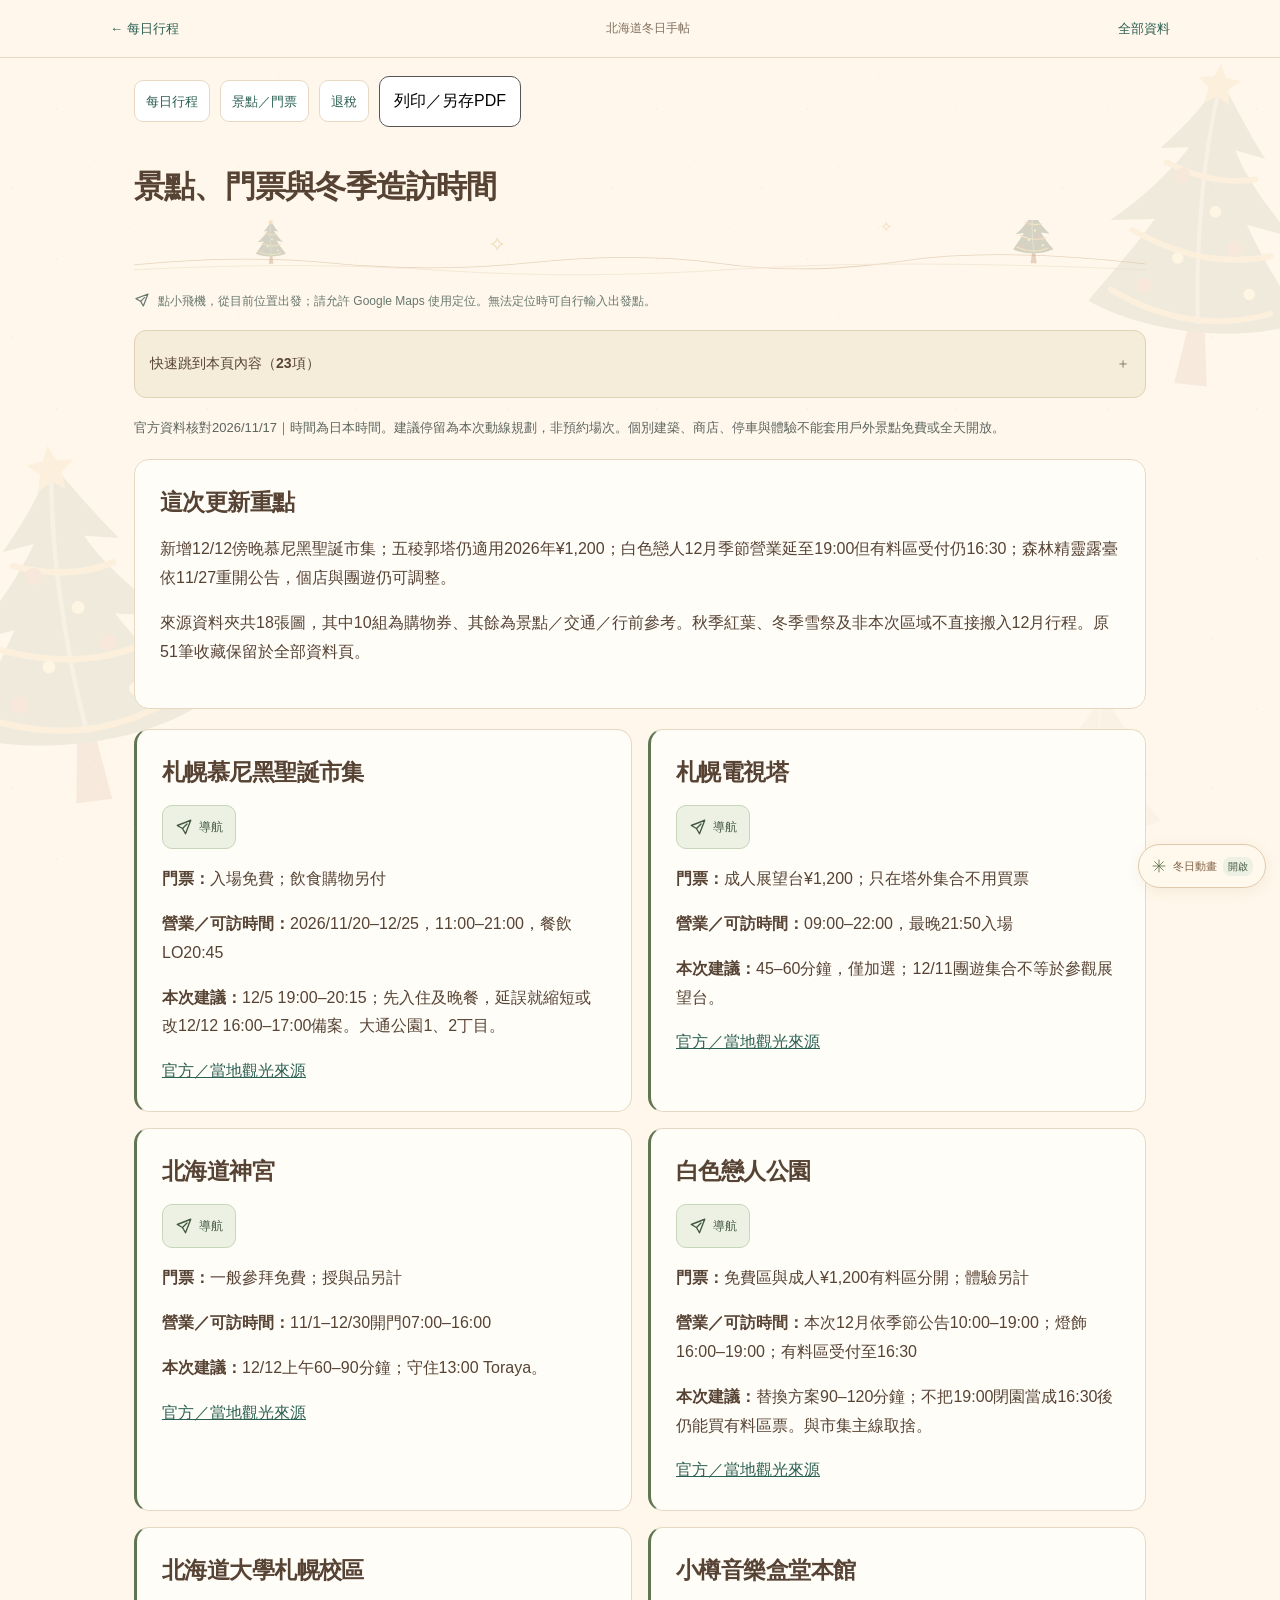
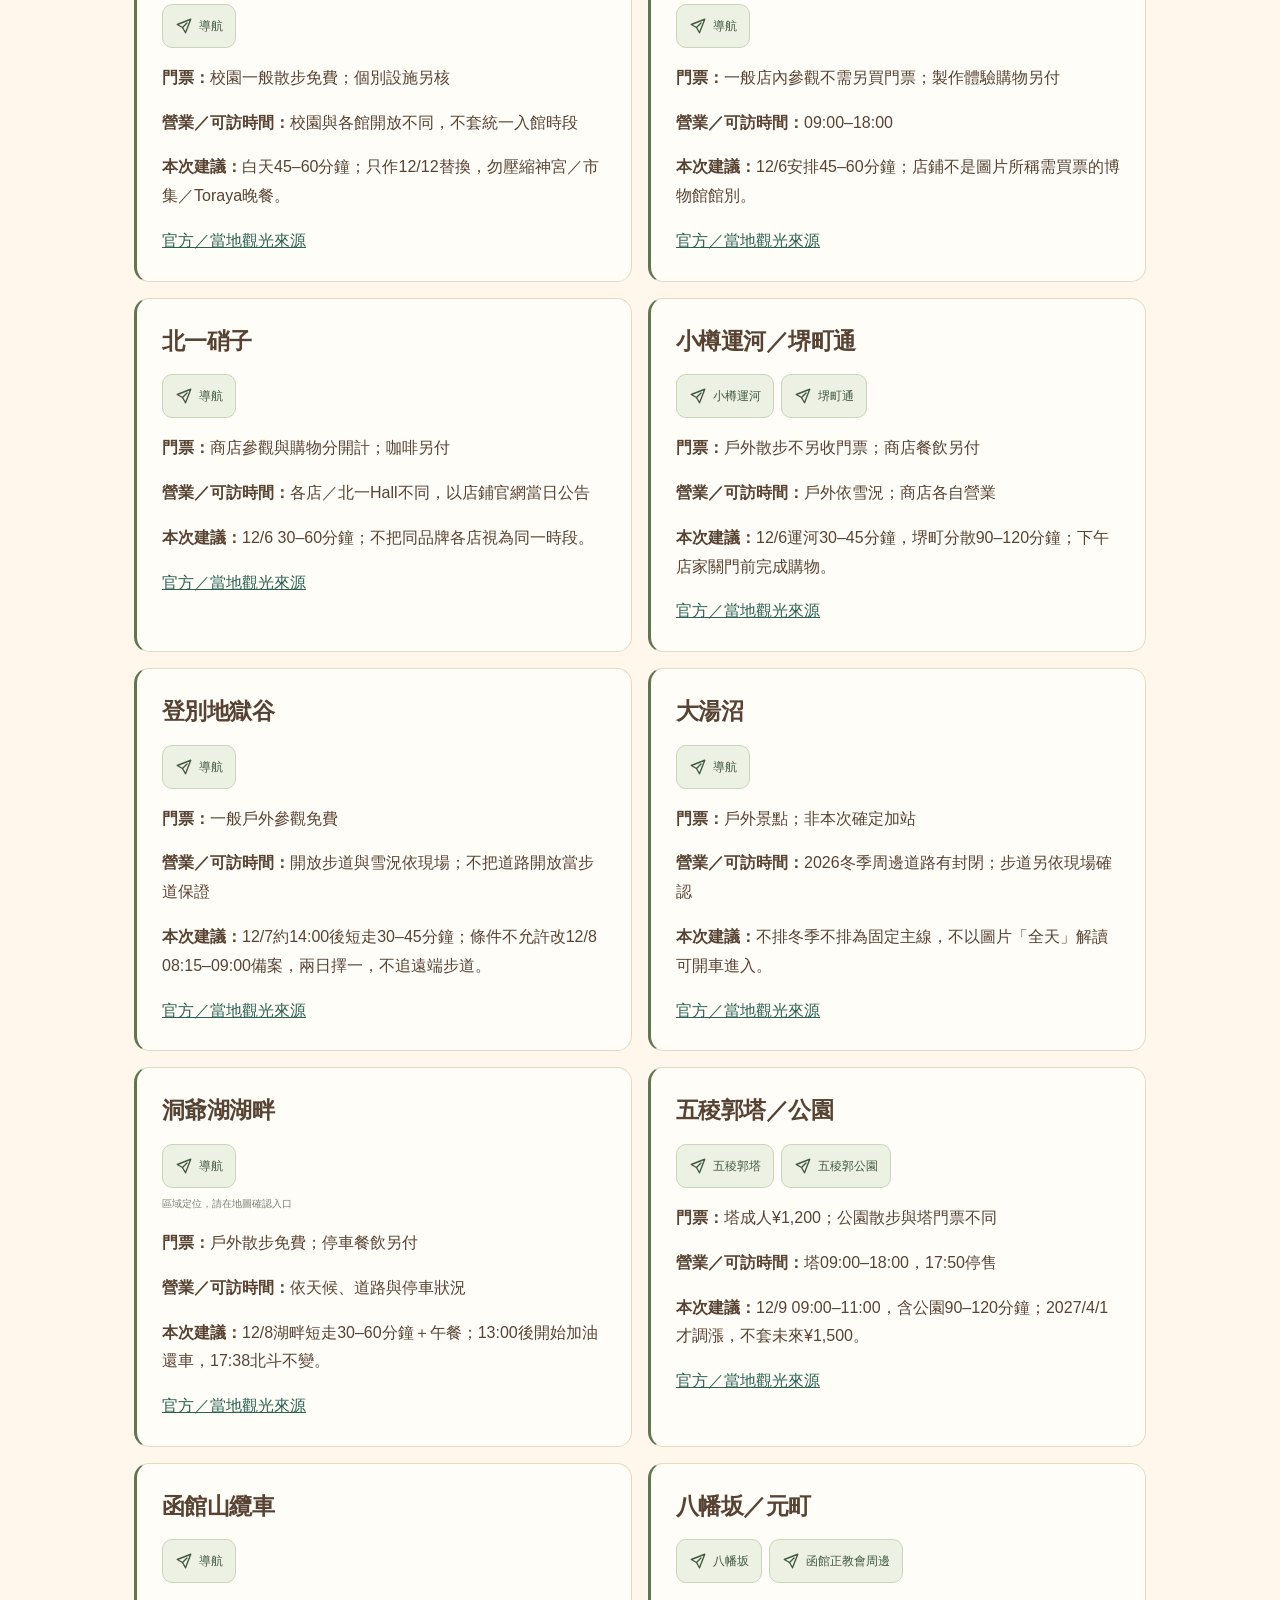
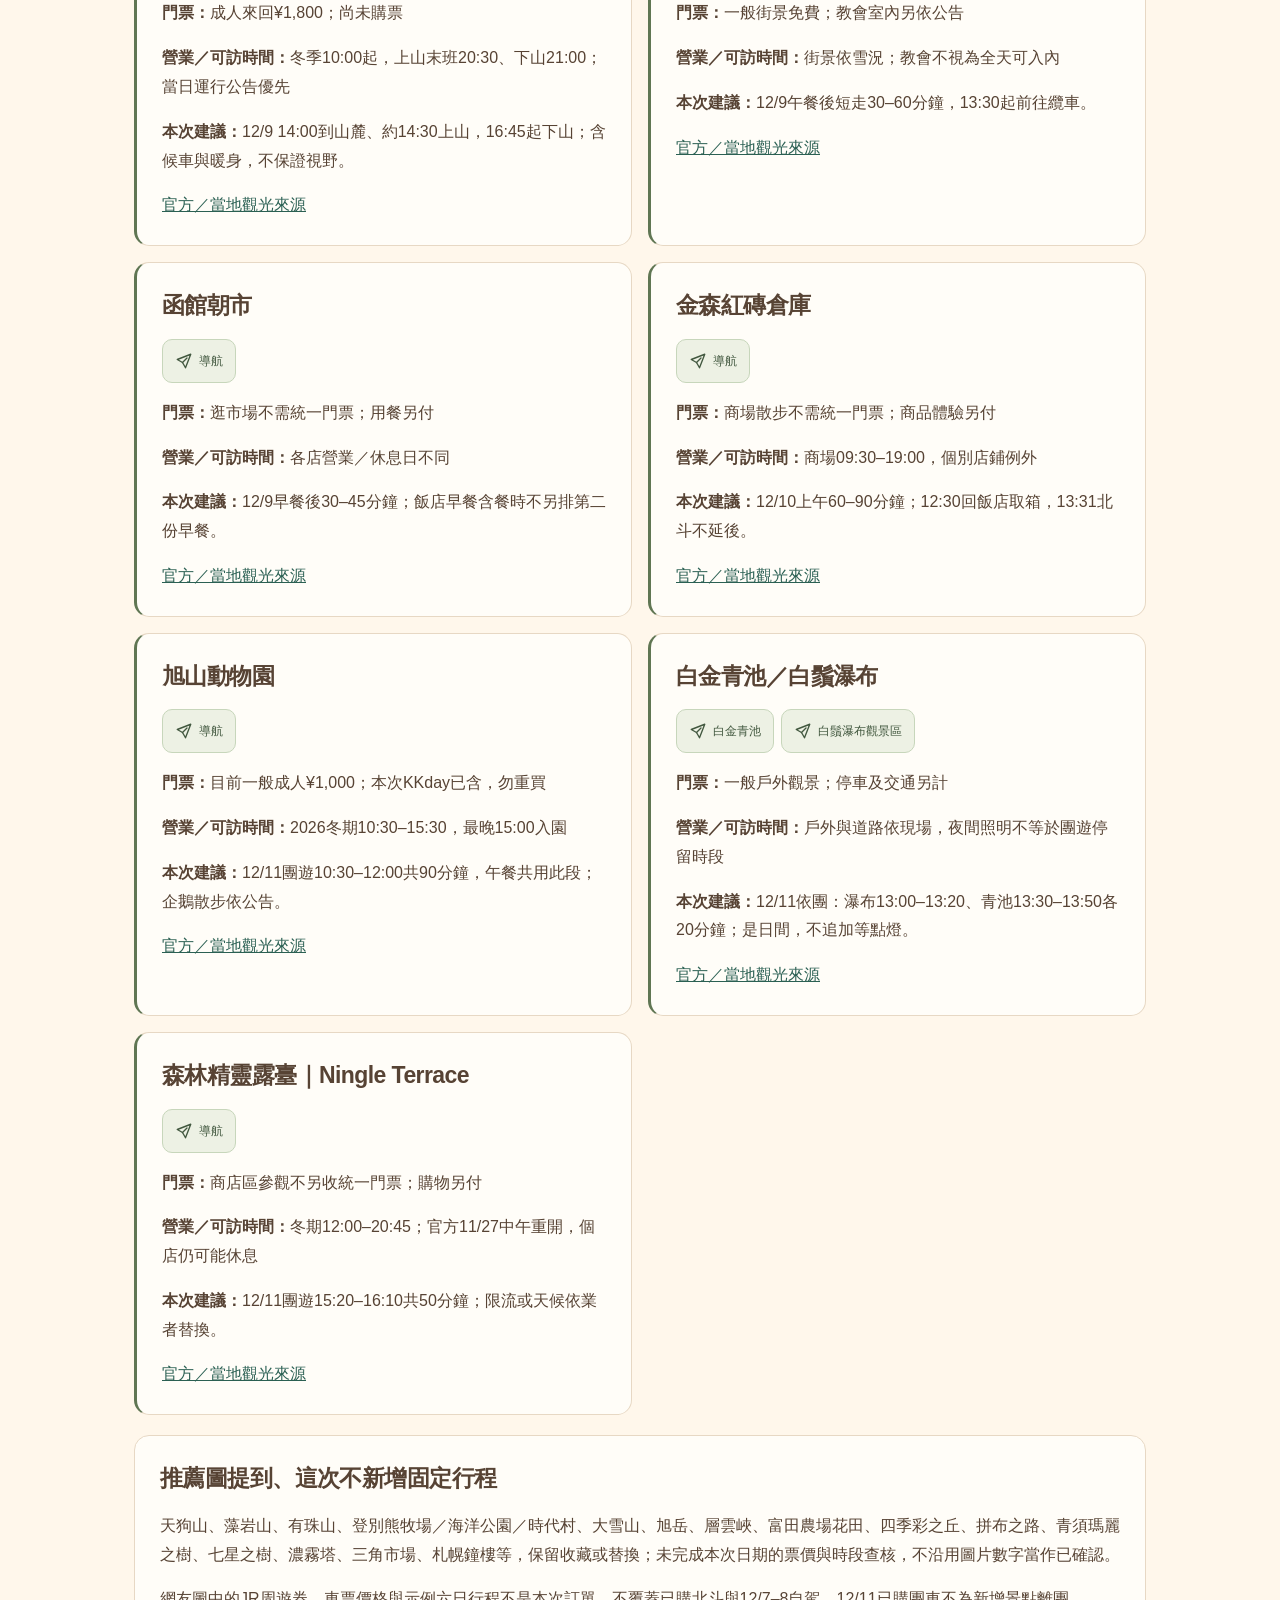
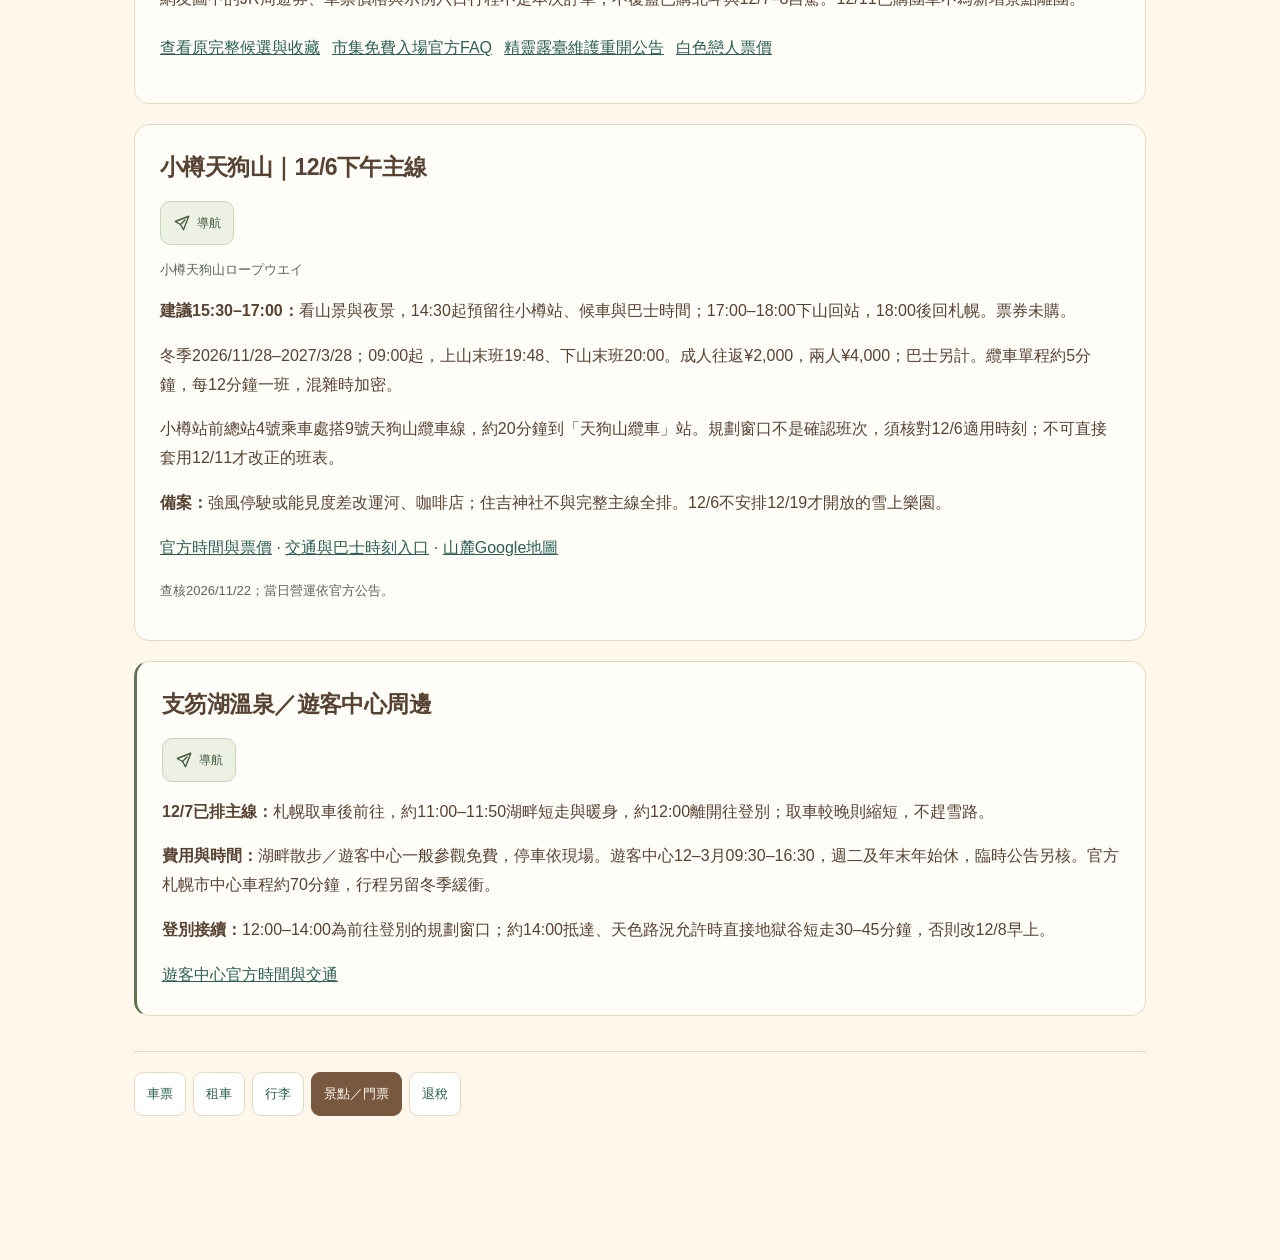
<file: 2026_hokido/sights.html>
<!doctype html><html lang="zh-Hant"><head><meta charset="utf-8"><meta name="viewport" content="width=device-width,initial-scale=1"><title>景點、門票與冬季造訪時間｜北海道冬日手帖</title><style>*{box-sizing:border-box}body{margin:0;background:#faf8f1;color:#343934;font:16px/1.8 system-ui,sans-serif}header{padding:18px 22px;border-bottom:2px solid #444;background:#fffdf6}header a{margin-right:20px}main{max-width:1060px;margin:auto;padding:24px 20px 60px}h1{font-size:30px}h2{font-size:23px;margin-top:34px}h3{font-size:19px}a{color:#255c70;overflow-wrap:anywhere}section,.card{padding:22px;border:2px solid #494b45;border-radius:18px;margin:20px 0;background:white}.notice{background:#fff0c9}.blue{background:#edf5f7}.sub{font-size:13px;color:#5c655f}.grid{display:grid;grid-template-columns:1fr 1fr;gap:18px}.grid .card{margin:0}button,.button{display:inline-block;padding:10px 14px;border:1px solid #555;border-radius:10px;background:white;font:inherit}summary{cursor:pointer;padding:10px 0;font-weight:600;min-height:44px}img{max-width:100%;height:auto}table{width:100%;border-collapse:collapse}td,th{padding:12px;border-bottom:1px solid #ccd1ca;text-align:left;vertical-align:top}ol li,ul li{margin:10px 0}.coupon img{display:block;max-height:900px;margin:auto}.links a{display:inline-block;min-height:44px;margin:4px 12px 0 0}.pill{display:inline-block;background:#deebdc;border-radius:20px;padding:3px 12px;font-size:13px}.jp{font-size:13px;color:#67716a}.table-wrap{overflow:auto}@media(max-width:650px){main{padding:16px 16px 44px}.grid{grid-template-columns:1fr}section,.card{padding:16px}h1{font-size:25px}h2{font-size:21px}.reference td,.reference tr,.reference tbody,.reference table{display:block;width:100%}.reference thead{display:none}.reference tr{border-top:2px solid #ccc;padding:8px 0}.reference td{border:0;padding:5px 0}}@media print{header,button{display:none}body{background:white;font-size:11pt}main{max-width:none;padding:0}section,.card{break-inside:avoid}.grid{display:block}.coupon img{max-height:180mm}a{color:inherit}details:not([open])>*:not(summary){display:block}}</style><link rel="stylesheet" href="./travel-ui.css?v=20261125library"></head><body class="travel-document" data-page="sights"><div class="travel-global"><a class="return-day" href="./index.html#itinerary">← 每日行程</a><span>北海道冬日手帖</span><a href="./resources.html">全部資料</a></div><header><a href="./index.html#itinerary">每日行程</a><a href="./sights.html">景點／門票</a><a href="./tax.html">退稅</a><button onclick="window.print()">列印／另存PDF</button></header><main><h1>景點、門票與冬季造訪時間</h1><p class="sub">官方資料核對2026/11/17｜時間為日本時間。建議停留為本次動線規劃，非預約場次。個別建築、商店、停車與體驗不能套用戶外景點免費或全天開放。</p><section class="notice"><h2>這次更新重點</h2><p>新增12/12傍晚慕尼黑聖誕市集；五稜郭塔仍適用2026年¥1,200；白色戀人12月季節營業延至19:00但有料區受付仍16:30；森林精靈露臺依11/27重開公告，個店與團遊仍可調整。</p><p>來源資料夾共18張圖，其中10組為購物券、其餘為景點／交通／行前參考。秋季紅葉、冬季雪祭及非本次區域不直接搬入12月行程。原51筆收藏保留於全部資料頁。</p></section><div class="grid"><article class="card" id="christmas"><h2>札幌慕尼黑聖誕市集</h2><p><strong>門票：</strong>入場免費；飲食購物另付</p><p><strong>營業／可訪時間：</strong>2026/11/20–12/25，11:00–21:00，餐飲LO20:45</p><p><strong>本次建議：</strong>12/5 19:00–20:15；先入住及晚餐，延誤就縮短或改12/12 16:00–17:00備案。大通公園1、2丁目。</p><a href="https://www.sapporo.travel/white-illumination/event/munich/" target="_blank" rel="noopener noreferrer">官方／當地觀光來源</a></article><article class="card" id="spot-02"><h2>札幌電視塔</h2><p><strong>門票：</strong>成人展望台¥1,200；只在塔外集合不用買票</p><p><strong>營業／可訪時間：</strong>09:00–22:00，最晚21:50入場</p><p><strong>本次建議：</strong>45–60分鐘，僅加選；12/11團遊集合不等於參觀展望台。</p><a href="https://www.tv-tower.co.jp/pricetime/access.html" target="_blank" rel="noopener noreferrer">官方／當地觀光來源</a></article><article class="card" id="spot-03"><h2>北海道神宮</h2><p><strong>門票：</strong>一般參拜免費；授與品另計</p><p><strong>營業／可訪時間：</strong>11/1–12/30開門07:00–16:00</p><p><strong>本次建議：</strong>12/12上午60–90分鐘；守住13:00 Toraya。</p><a href="https://www.sapporo.travel/spot/facility/hokkaido_shrine/" target="_blank" rel="noopener noreferrer">官方／當地觀光來源</a></article><article class="card" id="spot-07"><h2>白色戀人公園</h2><p><strong>門票：</strong>免費區與成人¥1,200有料區分開；體驗另計</p><p><strong>營業／可訪時間：</strong>本次12月依季節公告10:00–19:00；燈飾16:00–19:00；有料區受付至16:30</p><p><strong>本次建議：</strong>替換方案90–120分鐘；不把19:00閉園當成16:30後仍能買有料區票。與市集主線取捨。</p><a href="https://www.shiroikoibitopark.jp/information/uploads/a1ca26e8e6a480274f3d694dd861be4a_1.pdf" target="_blank" rel="noopener noreferrer">官方／當地觀光來源</a></article><article class="card" id="spot-hokudai"><h2>北海道大學札幌校區</h2><p><strong>門票：</strong>校園一般散步免費；個別設施另核</p><p><strong>營業／可訪時間：</strong>校園與各館開放不同，不套統一入館時段</p><p><strong>本次建議：</strong>白天45–60分鐘；只作12/12替換，勿壓縮神宮／市集／Toraya晚餐。</p><a href="https://www.hokudai.ac.jp/introduction/campus/" target="_blank" rel="noopener noreferrer">官方／當地觀光來源</a></article><article class="card" id="spot-12"><h2>小樽音樂盒堂本館</h2><p><strong>門票：</strong>一般店內參觀不需另買門票；製作體驗購物另付</p><p><strong>營業／可訪時間：</strong>09:00–18:00</p><p><strong>本次建議：</strong>12/6安排45–60分鐘；店鋪不是圖片所稱需買票的博物館館別。</p><a href="https://www.otaru-orgel.co.jp/shop" target="_blank" rel="noopener noreferrer">官方／當地觀光來源</a></article><article class="card" id="spot-11"><h2>北一硝子</h2><p><strong>門票：</strong>商店參觀與購物分開計；咖啡另付</p><p><strong>營業／可訪時間：</strong>各店／北一Hall不同，以店鋪官網當日公告</p><p><strong>本次建議：</strong>12/6 30–60分鐘；不把同品牌各店視為同一時段。</p><a href="https://kitaichiglass.co.jp/shoplist/" target="_blank" rel="noopener noreferrer">官方／當地觀光來源</a></article><article class="card" id="spot-09"><h2>小樽運河／堺町通</h2><p><strong>門票：</strong>戶外散步不另收門票；商店餐飲另付</p><p><strong>營業／可訪時間：</strong>戶外依雪況；商店各自營業</p><p><strong>本次建議：</strong>12/6運河30–45分鐘，堺町分散90–120分鐘；下午店家關門前完成購物。</p><a href="https://otaru.gr.jp/" target="_blank" rel="noopener noreferrer">官方／當地觀光來源</a></article><article class="card" id="spot-22"><h2>登別地獄谷</h2><p><strong>門票：</strong>一般戶外參觀免費</p><p><strong>營業／可訪時間：</strong>開放步道與雪況依現場；不把道路開放當步道保證</p><p><strong>本次建議：</strong>12/7約14:00後短走30–45分鐘；條件不允許改12/8 08:15–09:00備案，兩日擇一，不追遠端步道。</p><a href="https://noboribetsu-spa.jp/" target="_blank" rel="noopener noreferrer">官方／當地觀光來源</a></article><article class="card" id="spot-23"><h2>大湯沼</h2><p><strong>門票：</strong>戶外景點；非本次確定加站</p><p><strong>營業／可訪時間：</strong>2026冬季周邊道路有封閉；步道另依現場確認</p><p><strong>本次建議：</strong>不排冬季不排為固定主線，不以圖片「全天」解讀可開車進入。</p><a href="https://cms.city.noboribetsu.lg.jp/docs/2026110600013/file_contents/file_2026116591315_1.pdf" target="_blank" rel="noopener noreferrer">官方／當地觀光來源</a></article><article class="card" id="spot-25"><h2>洞爺湖湖畔</h2><p><strong>門票：</strong>戶外散步免費；停車餐飲另付</p><p><strong>營業／可訪時間：</strong>依天候、道路與停車狀況</p><p><strong>本次建議：</strong>12/8湖畔短走30–60分鐘＋午餐；13:00後開始加油還車，17:38北斗不變。</p><a href="https://www.laketoya.com/" target="_blank" rel="noopener noreferrer">官方／當地觀光來源</a></article><article class="card" id="spot-30"><h2>五稜郭塔／公園</h2><p><strong>門票：</strong>塔成人¥1,200；公園散步與塔門票不同</p><p><strong>營業／可訪時間：</strong>塔09:00–18:00，17:50停售</p><p><strong>本次建議：</strong>12/9 09:00–11:00，含公園90–120分鐘；2027/4/1才調漲，不套未來¥1,500。</p><a href="https://www.goryokaku-tower.co.jp/price/" target="_blank" rel="noopener noreferrer">官方／當地觀光來源</a></article><article class="card" id="spot-29"><h2>函館山纜車</h2><p><strong>門票：</strong>成人來回¥1,800；尚未購票</p><p><strong>營業／可訪時間：</strong>冬季10:00起，上山末班20:30、下山21:00；當日運行公告優先</p><p><strong>本次建議：</strong>12/9 14:00到山麓、約14:30上山，16:45起下山；含候車與暖身，不保證視野。</p><a href="https://334.co.jp/ropeway/price/" target="_blank" rel="noopener noreferrer">官方／當地觀光來源</a></article><article class="card" id="spot-33"><h2>八幡坂／元町</h2><p><strong>門票：</strong>一般街景免費；教會室內另依公告</p><p><strong>營業／可訪時間：</strong>街景依雪況；教會不視為全天可入內</p><p><strong>本次建議：</strong>12/9午餐後短走30–60分鐘，13:30起前往纜車。</p><a href="https://www.hakobura.jp/" target="_blank" rel="noopener noreferrer">官方／當地觀光來源</a></article><article class="card" id="spot-31"><h2>函館朝市</h2><p><strong>門票：</strong>逛市場不需統一門票；用餐另付</p><p><strong>營業／可訪時間：</strong>各店營業／休息日不同</p><p><strong>本次建議：</strong>12/9早餐後30–45分鐘；飯店早餐含餐時不另排第二份早餐。</p><a href="https://www.hakobura.jp/" target="_blank" rel="noopener noreferrer">官方／當地觀光來源</a></article><article class="card" id="spot-32"><h2>金森紅磚倉庫</h2><p><strong>門票：</strong>商場散步不需統一門票；商品體驗另付</p><p><strong>營業／可訪時間：</strong>商場09:30–19:00，個別店鋪例外</p><p><strong>本次建議：</strong>12/10上午60–90分鐘；12:30回飯店取箱，13:31北斗不延後。</p><a href="https://hakodate-kanemori.com/inquiry" target="_blank" rel="noopener noreferrer">官方／當地觀光來源</a></article><article class="card" id="spot-21"><h2>旭山動物園</h2><p><strong>門票：</strong>目前一般成人¥1,000；本次KKday已含，勿重買</p><p><strong>營業／可訪時間：</strong>2026冬期10:30–15:30，最晚15:00入園</p><p><strong>本次建議：</strong>12/11團遊10:30–12:00共90分鐘，午餐共用此段；企鵝散步依公告。</p><a href="https://www.city.asahikawa.hokkaido.jp/asahiyamazoo/news-blog/osirase/d082799.html" target="_blank" rel="noopener noreferrer">官方／當地觀光來源</a></article><article class="card" id="spot-15"><h2>白金青池／白鬚瀑布</h2><p><strong>門票：</strong>一般戶外觀景；停車及交通另計</p><p><strong>營業／可訪時間：</strong>戶外與道路依現場，夜間照明不等於團遊停留時段</p><p><strong>本次建議：</strong>12/11依團：瀑布13:00–13:20、青池13:30–13:50各20分鐘；是日間，不追加等點燈。</p><a href="https://www.biei-hokkaido.jp/ja/facility/shirogane-blue-pond" target="_blank" rel="noopener noreferrer">官方／當地觀光來源</a></article><article class="card" id="tour-ningle"><h2>森林精靈露臺｜Ningle Terrace</h2><p><strong>門票：</strong>商店區參觀不另收統一門票；購物另付</p><p><strong>營業／可訪時間：</strong>冬期12:00–20:45；官方11/27中午重開，個店仍可能休息</p><p><strong>本次建議：</strong>12/11團遊15:20–16:10共50分鐘；限流或天候依業者替換。</p><a href="https://www.princehotels.co.jp/shinfurano/facility/ningle_terrace/" target="_blank" rel="noopener noreferrer">官方／當地觀光來源</a></article></div><section><h2>推薦圖提到、這次不新增固定行程</h2><p>天狗山、藻岩山、有珠山、登別熊牧場／海洋公園／時代村、大雪山、旭岳、層雲峽、富田農場花田、四季彩之丘、拼布之路、青須瑪麗之樹、七星之樹、濃霧塔、三角市場、札幌鐘樓等，保留收藏或替換；未完成本次日期的票價與時段查核，不沿用圖片數字當作已確認。</p><p>網友圖中的JR周遊券、車票價格與示例六日行程不是本次訂單，不覆蓋已購北斗與12/7–8自駕。12/11已購團車不為新增景點離團。</p><div class="links"><a href="./resources.html#candidates">查看原完整候選與收藏</a><a href="https://www.sapporo.travel/white-illumination/faq/">市集免費入場官方FAQ</a><a href="https://www.princehotels.com/shinfurano/notice/notice-of-temporary-closure-for-maintenance-of-the-shin-furano-prince-hotel-and-on-site-facilities/">精靈露臺維護重開公告</a><a href="https://www.shiroikoibitopark.jp/facility/counter.html">白色戀人票價</a></div></section><section id="tenguyama"><span id="spot-14"></span><h2>小樽天狗山｜12/6下午主線</h2><p class="sub" lang="ja">小樽天狗山ロープウエイ</p><p><strong>建議15:30–17:00：</strong>看山景與夜景，14:30起預留往小樽站、候車與巴士時間；17:00–18:00下山回站，18:00後回札幌。票券未購。</p><p>冬季2026/11/28–2027/3/28；09:00起，上山末班19:48、下山末班20:00。成人往返¥2,000，兩人¥4,000；巴士另計。纜車單程約5分鐘，每12分鐘一班，混雜時加密。</p><p>小樽站前總站4號乘車處搭9號天狗山纜車線，約20分鐘到「天狗山纜車」站。規劃窗口不是確認班次，須核對12/6適用時刻；不可直接套用12/11才改正的班表。</p><p><strong>備案：</strong>強風停駛或能見度差改運河、咖啡店；住吉神社不與完整主線全排。12/6不安排12/19才開放的雪上樂園。</p><p><a href="https://tenguyama.ckk.chuo-bus.co.jp/hours-and-fees/">官方時間與票價</a> · <a href="https://tenguyama.ckk.chuo-bus.co.jp/access/">交通與巴士時刻入口</a> · <a href="https://www.google.com/maps?cid=13079343753560767230">山麓Google地圖</a></p><p class="sub">查核2026/11/22；當日營運依官方公告。</p></section><article class="card" id="spot-46"><h2>支笏湖溫泉／遊客中心周邊</h2><p><strong>12/7已排主線：</strong>札幌取車後前往，約11:00–11:50湖畔短走與暖身，約12:00離開往登別；取車較晚則縮短，不趕雪路。</p><p><strong>費用與時間：</strong>湖畔散步／遊客中心一般參觀免費，停車依現場。遊客中心12–3月09:30–16:30，週二及年末年始休，臨時公告另核。官方札幌市中心車程約70分鐘，行程另留冬季緩衝。</p><p><strong>登別接續：</strong>12:00–14:00為前往登別的規劃窗口；約14:00抵達、天色路況允許時直接地獄谷短走30–45分鐘，否則改12/8早上。</p><a href="https://shikotsukovc.sakura.ne.jp/access.en.html">遊客中心官方時間與交通</a></article></main><script src="./travel-ui.js?v=20261125library" defer></script><script src="./travel-navigation.js?v=20261124b" defer></script><script src="./winter-ambience.js?v=20261125accents" defer></script></body></html>
</file>
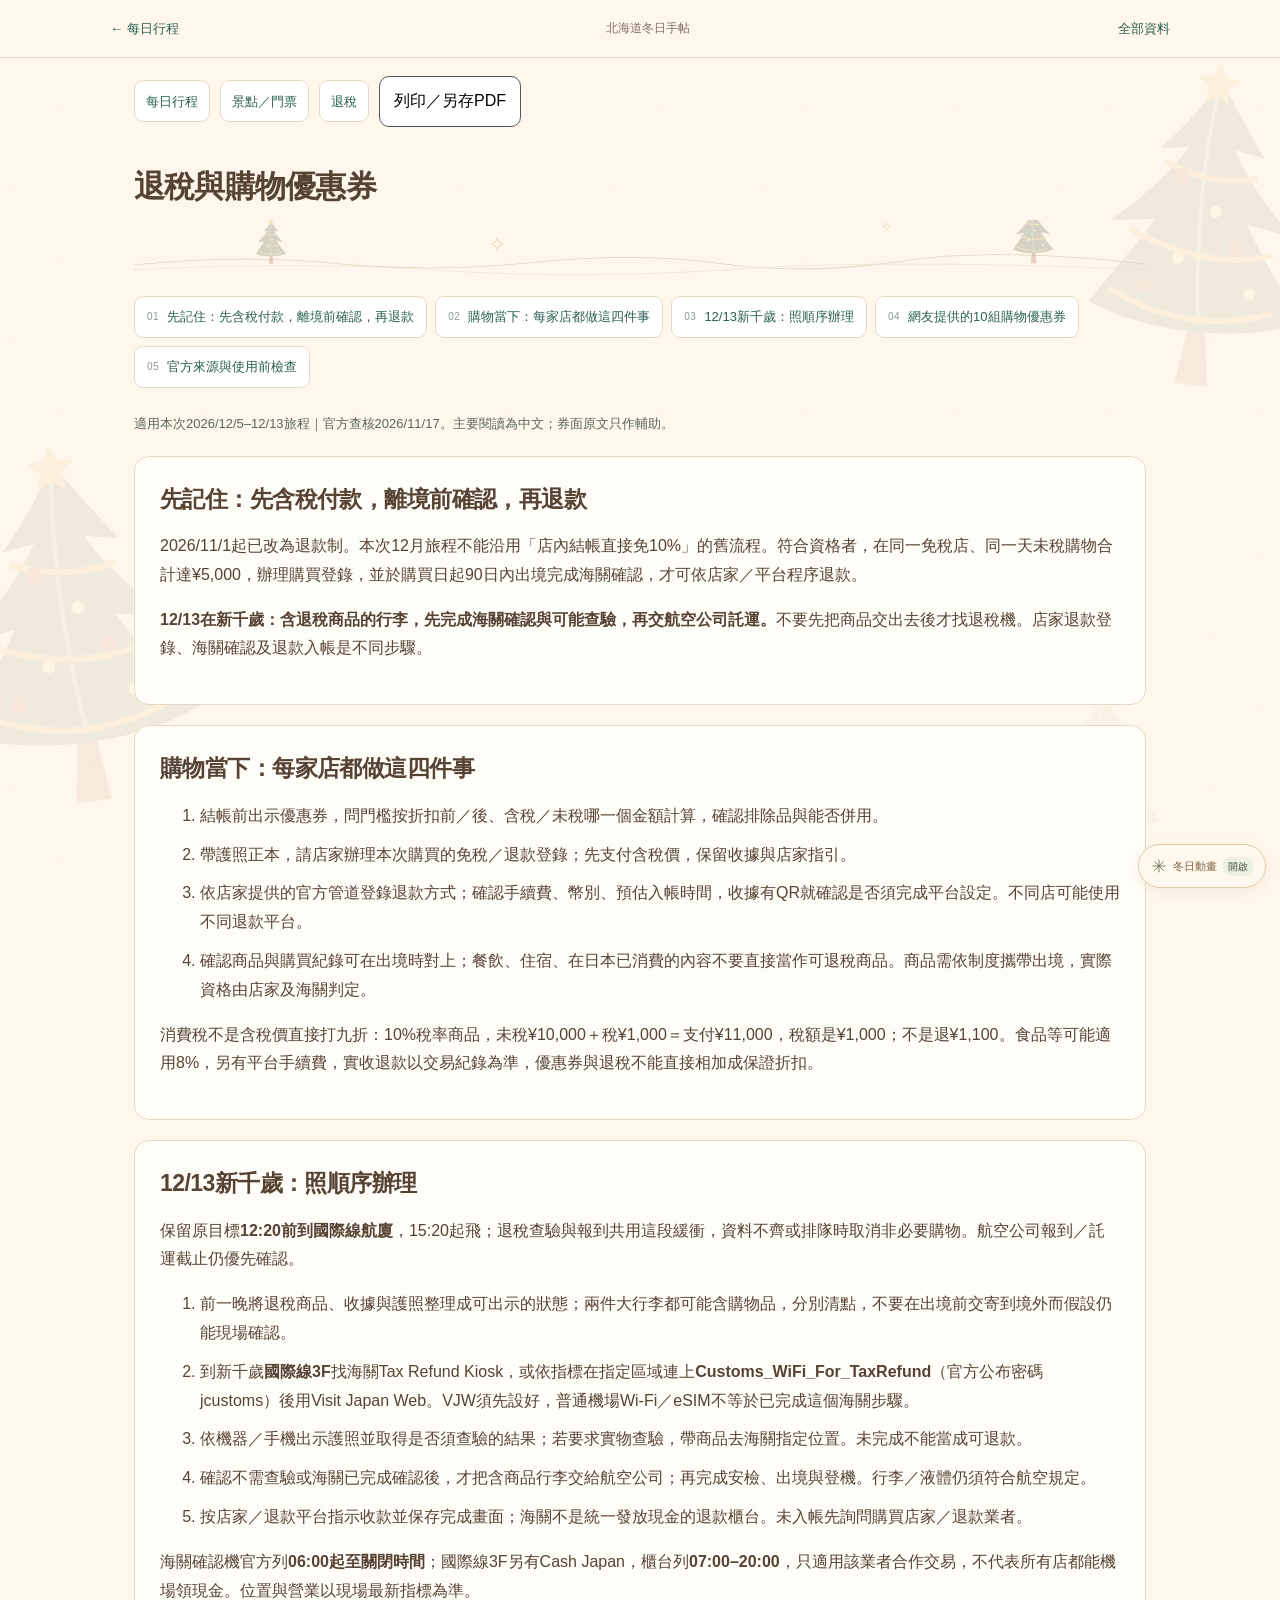
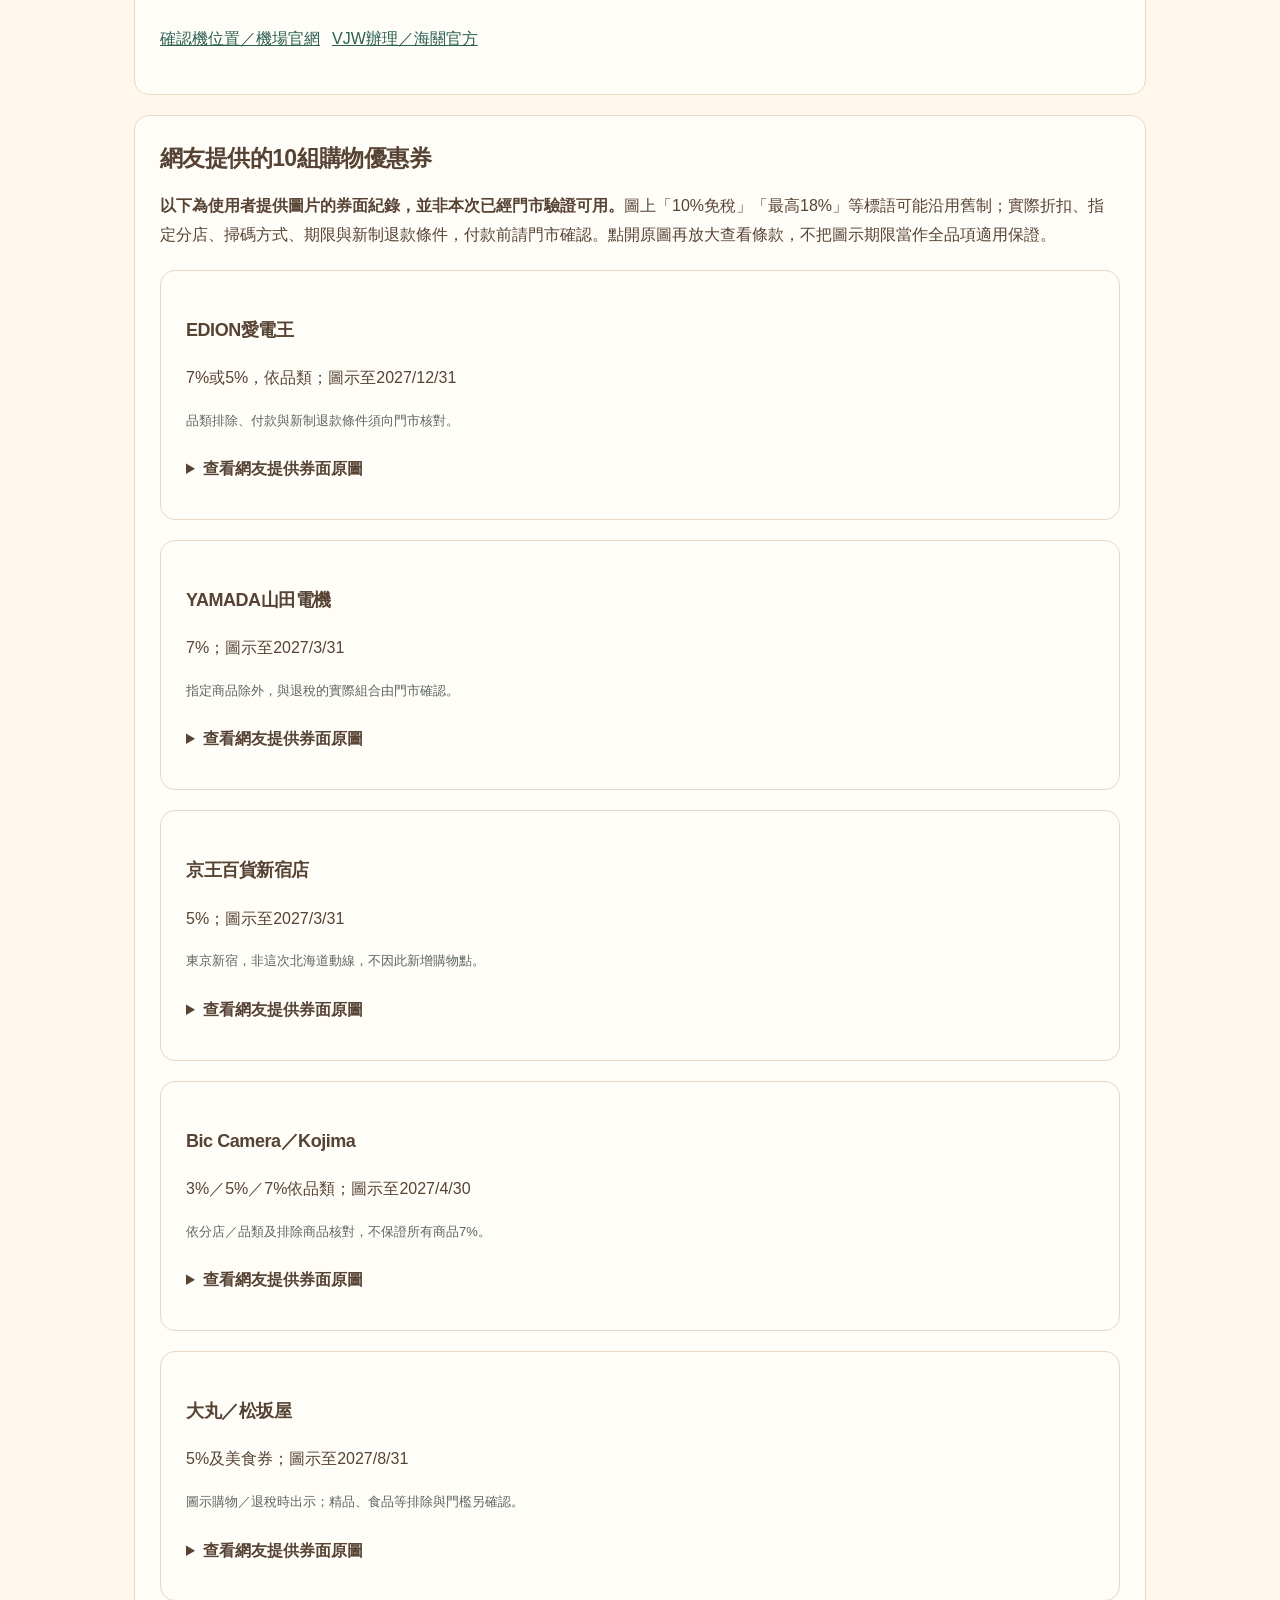
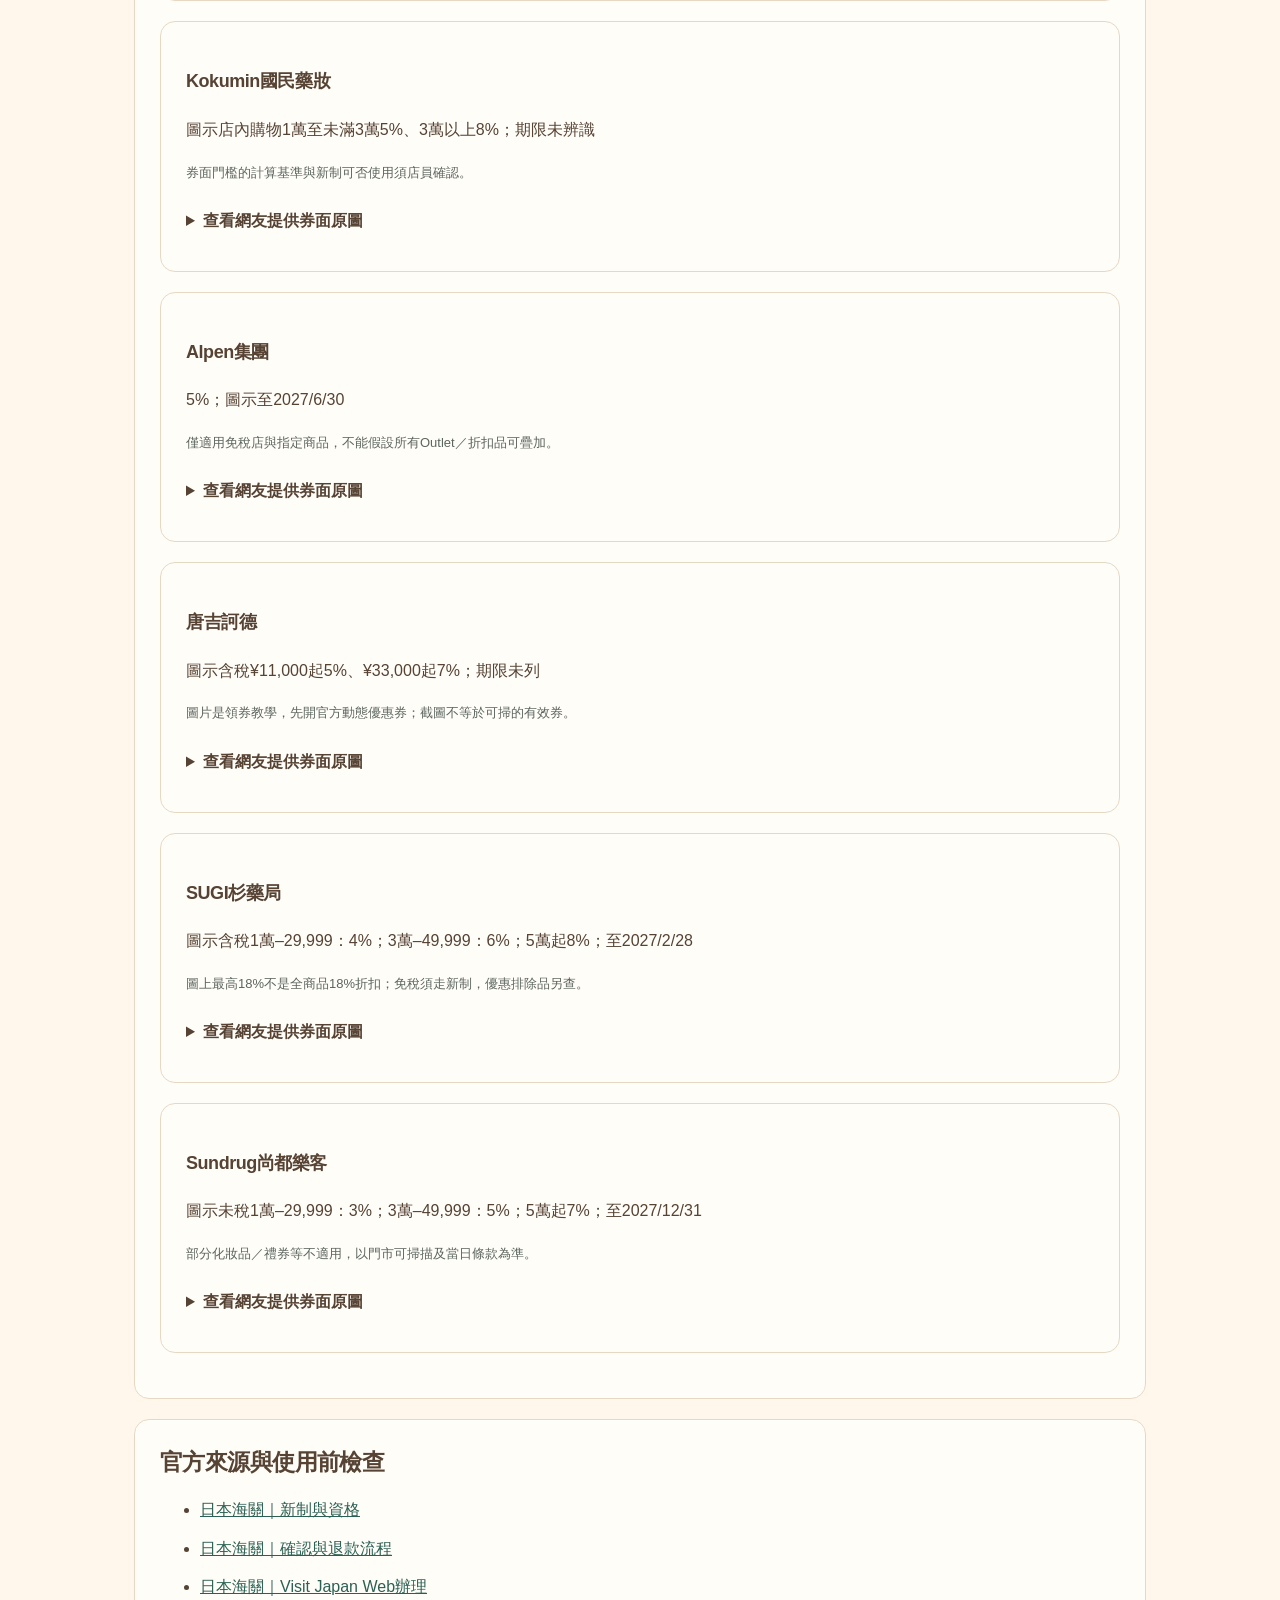
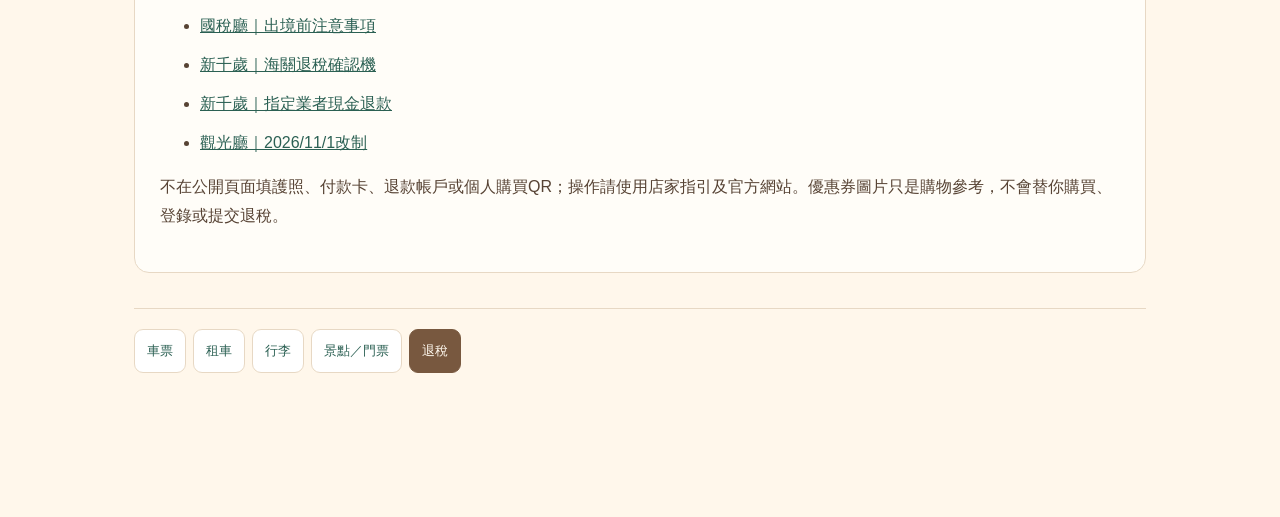
<file: 2026_hokido/tax.html>
<!doctype html><html lang="zh-Hant"><head><meta charset="utf-8"><meta name="viewport" content="width=device-width,initial-scale=1"><title>退稅與購物優惠券｜北海道冬日手帖</title><style>*{box-sizing:border-box}body{margin:0;background:#faf8f1;color:#343934;font:16px/1.8 system-ui,sans-serif}header{padding:18px 22px;border-bottom:2px solid #444;background:#fffdf6}header a{margin-right:20px}main{max-width:1060px;margin:auto;padding:24px 20px 60px}h1{font-size:30px}h2{font-size:23px;margin-top:34px}h3{font-size:19px}a{color:#255c70;overflow-wrap:anywhere}section,.card{padding:22px;border:2px solid #494b45;border-radius:18px;margin:20px 0;background:white}.notice{background:#fff0c9}.blue{background:#edf5f7}.sub{font-size:13px;color:#5c655f}.grid{display:grid;grid-template-columns:1fr 1fr;gap:18px}.grid .card{margin:0}button,.button{display:inline-block;padding:10px 14px;border:1px solid #555;border-radius:10px;background:white;font:inherit}summary{cursor:pointer;padding:10px 0;font-weight:600;min-height:44px}img{max-width:100%;height:auto}table{width:100%;border-collapse:collapse}td,th{padding:12px;border-bottom:1px solid #ccd1ca;text-align:left;vertical-align:top}ol li,ul li{margin:10px 0}.coupon img{display:block;max-height:900px;margin:auto}.links a{display:inline-block;min-height:44px;margin:4px 12px 0 0}.pill{display:inline-block;background:#deebdc;border-radius:20px;padding:3px 12px;font-size:13px}.jp{font-size:13px;color:#67716a}.table-wrap{overflow:auto}@media(max-width:650px){main{padding:16px 16px 44px}.grid{grid-template-columns:1fr}section,.card{padding:16px}h1{font-size:25px}h2{font-size:21px}.reference td,.reference tr,.reference tbody,.reference table{display:block;width:100%}.reference thead{display:none}.reference tr{border-top:2px solid #ccc;padding:8px 0}.reference td{border:0;padding:5px 0}}@media print{header,button{display:none}body{background:white;font-size:11pt}main{max-width:none;padding:0}section,.card{break-inside:avoid}.grid{display:block}.coupon img{max-height:180mm}a{color:inherit}details:not([open])>*:not(summary){display:block}}</style><link rel="stylesheet" href="./travel-ui.css?v=20261125library"></head><body class="travel-document" data-page="tax"><div class="travel-global"><a class="return-day" href="./index.html#itinerary">← 每日行程</a><span>北海道冬日手帖</span><a href="./resources.html">全部資料</a></div><header><a href="./index.html#itinerary">每日行程</a><a href="./sights.html">景點／門票</a><a href="./tax.html">退稅</a><button onclick="window.print()">列印／另存PDF</button></header><main><h1>退稅與購物優惠券</h1><p class="sub">適用本次2026/12/5–12/13旅程｜官方查核2026/11/17。主要閱讀為中文；券面原文只作輔助。</p><section class="notice"><h2>先記住：先含稅付款，離境前確認，再退款</h2><p>2026/11/1起已改為退款制。本次12月旅程不能沿用「店內結帳直接免10%」的舊流程。符合資格者，在同一免稅店、同一天未稅購物合計達¥5,000，辦理購買登錄，並於購買日起90日內出境完成海關確認，才可依店家／平台程序退款。</p><p><strong>12/13在新千歲：含退稅商品的行李，先完成海關確認與可能查驗，再交航空公司託運。</strong>不要先把商品交出去後才找退稅機。店家退款登錄、海關確認及退款入帳是不同步驟。</p></section><section id="shopping"><h2>購物當下：每家店都做這四件事</h2><ol><li>結帳前出示優惠券，問門檻按折扣前／後、含稅／未稅哪一個金額計算，確認排除品與能否併用。</li><li>帶護照正本，請店家辦理本次購買的免稅／退款登錄；先支付含稅價，保留收據與店家指引。</li><li>依店家提供的官方管道登錄退款方式；確認手續費、幣別、預估入帳時間，收據有QR就確認是否須完成平台設定。不同店可能使用不同退款平台。</li><li>確認商品與購買紀錄可在出境時對上；餐飲、住宿、在日本已消費的內容不要直接當作可退稅商品。商品需依制度攜帶出境，實際資格由店家及海關判定。</li></ol><p>消費稅不是含稅價直接打九折：10%稅率商品，未稅¥10,000＋稅¥1,000＝支付¥11,000，稅額是¥1,000；不是退¥1,100。食品等可能適用8%，另有平台手續費，實收退款以交易紀錄為準，優惠券與退稅不能直接相加成保證折扣。</p></section><section id="airport" class="blue"><h2>12/13新千歲：照順序辦理</h2><p>保留原目標<strong>12:20前到國際線航廈</strong>，15:20起飛；退稅查驗與報到共用這段緩衝，資料不齊或排隊時取消非必要購物。航空公司報到／託運截止仍優先確認。</p><ol><li>前一晚將退稅商品、收據與護照整理成可出示的狀態；兩件大行李都可能含購物品，分別清點，不要在出境前交寄到境外而假設仍能現場確認。</li><li>到新千歲<strong>國際線3F</strong>找海關Tax Refund Kiosk，或依指標在指定區域連上<strong>Customs_WiFi_For_TaxRefund</strong>（官方公布密碼jcustoms）後用Visit Japan Web。VJW須先設好，普通機場Wi-Fi／eSIM不等於已完成這個海關步驟。</li><li>依機器／手機出示護照並取得是否須查驗的結果；若要求實物查驗，帶商品去海關指定位置。未完成不能當成可退款。</li><li>確認不需查驗或海關已完成確認後，才把含商品行李交給航空公司；再完成安檢、出境與登機。行李／液體仍須符合航空規定。</li><li>按店家／退款平台指示收款並保存完成畫面；海關不是統一發放現金的退款櫃台。未入帳先詢問購買店家／退款業者。</li></ol><p>海關確認機官方列<strong>06:00起至關閉時間</strong>；國際線3F另有Cash Japan，櫃台列<strong>07:00–20:00</strong>，只適用該業者合作交易，不代表所有店都能機場領現金。位置與營業以現場最新指標為準。</p><div class="links"><a href="https://www.hokkaido-airports.com/en/new-chitose/service/money/customs-tax-refund-kiosk/">確認機位置／機場官網</a><a href="https://www.customs.go.jp/kaigairyoko/taxrefund/vjw.html">VJW辦理／海關官方</a></div></section><section id="coupons"><h2>網友提供的10組購物優惠券</h2><p><strong>以下為使用者提供圖片的券面紀錄，並非本次已經門市驗證可用。</strong>圖上「10%免稅」「最高18%」等標語可能沿用舊制；實際折扣、指定分店、掃碼方式、期限與新制退款條件，付款前請門市確認。點開原圖再放大查看條款，不把圖示期限當作全品項適用保證。</p><article class="card coupon"><h3>EDION愛電王</h3><p>7%或5%，依品類；圖示至2027/12/31</p><p class="sub">品類排除、付款與新制退款條件須向門市核對。</p><details><summary>查看網友提供券面原圖</summary><a href="./coupon-IMG_0C1836A7EAED-1.jpeg" target="_blank" rel="noopener noreferrer">另開原圖／放大</a><img src="./coupon-IMG_0C1836A7EAED-1.jpeg" alt="EDION愛電王網友提供優惠券，使用條件待門市確認" loading="lazy"></details></article><article class="card coupon"><h3>YAMADA山田電機</h3><p>7%；圖示至2027/3/31</p><p class="sub">指定商品除外，與退稅的實際組合由門市確認。</p><details><summary>查看網友提供券面原圖</summary><a href="./coupon-IMG_27F3E8A3CA41-1.jpeg" target="_blank" rel="noopener noreferrer">另開原圖／放大</a><img src="./coupon-IMG_27F3E8A3CA41-1.jpeg" alt="YAMADA山田電機網友提供優惠券，使用條件待門市確認" loading="lazy"></details></article><article class="card coupon"><h3>京王百貨新宿店</h3><p>5%；圖示至2027/3/31</p><p class="sub">東京新宿，非這次北海道動線，不因此新增購物點。</p><details><summary>查看網友提供券面原圖</summary><a href="./coupon-IMG_367CB6678970-1.jpeg" target="_blank" rel="noopener noreferrer">另開原圖／放大</a><img src="./coupon-IMG_367CB6678970-1.jpeg" alt="京王百貨新宿店網友提供優惠券，使用條件待門市確認" loading="lazy"></details></article><article class="card coupon"><h3>Bic Camera／Kojima</h3><p>3%／5%／7%依品類；圖示至2027/4/30</p><p class="sub">依分店／品類及排除商品核對，不保證所有商品7%。</p><details><summary>查看網友提供券面原圖</summary><a href="./coupon-IMG_3948C1C170C0-1.jpeg" target="_blank" rel="noopener noreferrer">另開原圖／放大</a><img src="./coupon-IMG_3948C1C170C0-1.jpeg" alt="Bic Camera／Kojima網友提供優惠券，使用條件待門市確認" loading="lazy"></details></article><article class="card coupon"><h3>大丸／松坂屋</h3><p>5%及美食券；圖示至2027/8/31</p><p class="sub">圖示購物／退稅時出示；精品、食品等排除與門檻另確認。</p><details><summary>查看網友提供券面原圖</summary><a href="./coupon-IMG_42DB917E9EEF-1.jpeg" target="_blank" rel="noopener noreferrer">另開原圖／放大</a><img src="./coupon-IMG_42DB917E9EEF-1.jpeg" alt="大丸／松坂屋網友提供優惠券，使用條件待門市確認" loading="lazy"></details></article><article class="card coupon"><h3>Kokumin國民藥妝</h3><p>圖示店內購物1萬至未滿3萬5%、3萬以上8%；期限未辨識</p><p class="sub">券面門檻的計算基準與新制可否使用須店員確認。</p><details><summary>查看網友提供券面原圖</summary><a href="./coupon-IMG_43B4901267E5-1.jpeg" target="_blank" rel="noopener noreferrer">另開原圖／放大</a><img src="./coupon-IMG_43B4901267E5-1.jpeg" alt="Kokumin國民藥妝網友提供優惠券，使用條件待門市確認" loading="lazy"></details></article><article class="card coupon"><h3>Alpen集團</h3><p>5%；圖示至2027/6/30</p><p class="sub">僅適用免稅店與指定商品，不能假設所有Outlet／折扣品可疊加。</p><details><summary>查看網友提供券面原圖</summary><a href="./coupon-IMG_6DCCC8136A9F-1.jpeg" target="_blank" rel="noopener noreferrer">另開原圖／放大</a><img src="./coupon-IMG_6DCCC8136A9F-1.jpeg" alt="Alpen集團網友提供優惠券，使用條件待門市確認" loading="lazy"></details></article><article class="card coupon"><h3>唐吉訶德</h3><p>圖示含稅¥11,000起5%、¥33,000起7%；期限未列</p><p class="sub">圖片是領券教學，先開官方動態優惠券；截圖不等於可掃的有效券。</p><details><summary>查看網友提供券面原圖</summary><a href="./coupon-IMG_A1D4C94791CF-1.jpeg" target="_blank" rel="noopener noreferrer">另開原圖／放大</a><img src="./coupon-IMG_A1D4C94791CF-1.jpeg" alt="唐吉訶德網友提供優惠券，使用條件待門市確認" loading="lazy"></details></article><article class="card coupon"><h3>SUGI杉藥局</h3><p>圖示含稅1萬–29,999：4%；3萬–49,999：6%；5萬起8%；至2027/2/28</p><p class="sub">圖上最高18%不是全商品18%折扣；免稅須走新制，優惠排除品另查。</p><details><summary>查看網友提供券面原圖</summary><a href="./coupon-IMG_CD6D56370F30-1.jpeg" target="_blank" rel="noopener noreferrer">另開原圖／放大</a><img src="./coupon-IMG_CD6D56370F30-1.jpeg" alt="SUGI杉藥局網友提供優惠券，使用條件待門市確認" loading="lazy"></details></article><article class="card coupon"><h3>Sundrug尚都樂客</h3><p>圖示未稅1萬–29,999：3%；3萬–49,999：5%；5萬起7%；至2027/12/31</p><p class="sub">部分化妝品／禮券等不適用，以門市可掃描及當日條款為準。</p><details><summary>查看網友提供券面原圖</summary><a href="./coupon-IMG_E671BAEDB17B-1.jpeg" target="_blank" rel="noopener noreferrer">另開原圖／放大</a><img src="./coupon-IMG_E671BAEDB17B-1.jpeg" alt="Sundrug尚都樂客網友提供優惠券，使用條件待門市確認" loading="lazy"></details></article></section><section><h2>官方來源與使用前檢查</h2><ul><li><a href="https://www.customs.go.jp/kaigairyoko/taxrefund.htm" target="_blank" rel="noopener noreferrer">日本海關｜新制與資格</a></li><li><a href="https://www.customs.go.jp/kaigairyoko/taxrefund/C-details.html" target="_blank" rel="noopener noreferrer">日本海關｜確認與退款流程</a></li><li><a href="https://www.customs.go.jp/kaigairyoko/taxrefund/vjw.html" target="_blank" rel="noopener noreferrer">日本海關｜Visit Japan Web辦理</a></li><li><a href="https://www.nta.go.jp/publication/pamph/shohi/menzei/201805/pdf/caution_en.pdf" target="_blank" rel="noopener noreferrer">國稅廳｜出境前注意事項</a></li><li><a href="https://www.hokkaido-airports.com/en/new-chitose/service/money/customs-tax-refund-kiosk/" target="_blank" rel="noopener noreferrer">新千歲｜海關退稅確認機</a></li><li><a href="https://www.hokkaido-airports.com/en/new-chitose/service/money/cash-japan-tax-refund/" target="_blank" rel="noopener noreferrer">新千歲｜指定業者現金退款</a></li><li><a href="https://www.mlit.go.jp/kankocho/tax-free/page01_000001_00019.html" target="_blank" rel="noopener noreferrer">觀光廳｜2026/11/1改制</a></li></ul><p>不在公開頁面填護照、付款卡、退款帳戶或個人購買QR；操作請使用店家指引及官方網站。優惠券圖片只是購物參考，不會替你購買、登錄或提交退稅。</p></section></main><script src="./travel-ui.js?v=20261125library" defer></script><script src="./travel-navigation.js?v=20261124" defer></script><script src="./winter-ambience.js?v=20261125accents" defer></script></body></html>
</file>
<file: 2026_hokido/travel-ui.css>
/* Shared travel reader, 2026-11-24. Existing content and booking states remain in HTML. */
.daily-swipe-hint{display:none}
@media(max-width:680px){.daily-swipe-hint{display:block;text-align:center;font-size:11px;color:var(--muted);letter-spacing:.04em;margin:10px 0 0}}
@media print{.daily-swipe-hint{display:none}}
:root{--paper:#f7f7f2;--ink:#243c3a;--muted:#65736c;--line:#dce3d9;--green:#dfe9d9;--blue:#dcebf0;--yellow:#f2d99c;--pink:#f1ded3;--border:1px solid var(--line);--header:64px}
body{font-family:-apple-system,BlinkMacSystemFont,"PingFang TC","Microsoft JhengHei",sans-serif;line-height:1.75;color:var(--ink);background:var(--paper)}
button,input,select{font:inherit}a{color:inherit}button,a,summary{touch-action:manipulation}a:focus-visible,button:focus-visible,summary:focus-visible,select:focus-visible{outline:3px solid #bb752b;outline-offset:4px}button{cursor:pointer}h1,h2,h3,h4{letter-spacing:-.025em}.wrap{width:min(1120px,calc(100% - 48px));margin-inline:auto}
.daily-reader{padding-top:64px;font-size:16px}.daily-reader .site-header{height:64px;border-bottom:1px solid var(--line);background:#f7f7f2f5;backdrop-filter:blur(14px)}.daily-reader .header-inner{height:64px;min-height:0;gap:12px}.daily-reader .brand{font-family:inherit;font-size:17px;gap:10px;letter-spacing:.02em}.daily-reader .brand small{font-size:9px;letter-spacing:.14em;margin-top:1px}.daily-reader .brand>svg{width:27px;height:27px;stroke-width:1.4}.daily-reader .nav{gap:8px;overflow:visible}.daily-reader .nav a{font-size:13px;padding:8px 13px;border:1px solid var(--line);border-radius:10px;min-height:40px}.daily-reader .nav a:first-child{background:var(--ink);color:#fff;border-color:var(--ink)}
.travel-mast{display:flex;justify-content:space-between;align-items:center;padding-block:26px 20px;gap:16px}.eyebrow{font:600 10px/1.6 -apple-system,BlinkMacSystemFont,sans-serif;letter-spacing:.15em;color:var(--muted);margin:0 0 7px}.travel-mast h1{font-size:29px;font-weight:600;margin:0 0 4px;line-height:1.3}.travel-mast p:not(.eyebrow){font-size:12px;color:var(--muted)}.mast-library{font-size:13px;text-decoration:none;white-space:nowrap}.mast-library span{display:inline-flex;justify-content:center;align-items:center;background:var(--green);border-radius:50%;width:30px;height:30px;margin-left:8px}.mast-count{padding-left:8px}.daily-reader .intro-note{display:none}
#itinerary{padding-top:0;padding-bottom:30px}#itinerary>.section-heading{position:absolute;width:1px;height:1px;overflow:hidden;clip-path:inset(50%)}.day-toolbar{position:sticky;top:64px;z-index:25;background:var(--paper);padding:8px 0 0;border-bottom:1px solid var(--line)}.dates{padding:0 0 10px;gap:7px;scrollbar-width:none}.dates::-webkit-scrollbar{display:none}.daily-reader .day-tab{border:1px solid var(--line);border-radius:12px;min-width:88px;flex:1;padding:8px 5px 7px;min-height:76px;background:transparent;transform:none;box-shadow:none;transition:background .15s}.daily-reader .day-tab strong{font:650 19px/1.1 -apple-system,BlinkMacSystemFont,sans-serif;margin:4px 0}.daily-reader .day-tab .day-n{font-size:10px;letter-spacing:0;line-height:1.3;white-space:nowrap}.daily-reader .day-tab small{font-size:10px}.daily-reader .day-tab[aria-selected=true]{background:var(--ink);color:white;border-color:var(--ink)}.daily-reader .day-tab[aria-selected=true] small{color:#dbe4dc}.daily-views{display:flex;gap:10px}.daily-views button{flex:1;padding:10px 0 11px;min-height:46px;border:0;border-bottom:3px solid transparent;background:transparent;font-size:14px;color:var(--muted);border-radius:0;white-space:nowrap}.daily-views button[aria-pressed=true]{color:var(--ink);border-bottom-color:var(--ink);font-weight:700}
.daily-heading{display:flex;justify-content:space-between;align-items:center;gap:20px;padding:25px 0 20px}.daily-heading h2{font-size:28px;font-weight:650;line-height:1.4;margin:5px 0 8px}.daily-heading>div{flex:1}.daily-heading>div>p:not(.eyebrow){font-size:14px;color:var(--muted);max-width:700px}.daily-heading .day-art{width:130px;max-width:130px;margin:0;flex:none;padding:0}.daily-heading .day-art figcaption{display:none}.daily-heading .day-art svg{height:105px;aspect-ratio:auto}.daily-priority{display:flex;justify-content:space-between;gap:16px;align-items:center;border-left:3px solid #c38a39;padding:16px 18px;background:#f9eed9;border-radius:0 12px 12px 0;margin-bottom:22px}.daily-priority span{display:block;font-size:10px;letter-spacing:.08em;color:#886226}.daily-priority strong{display:block;font-size:19px;line-height:1.5;font-weight:650;margin:3px 0}.daily-priority p{font-size:13px;color:#655f50}.daily-priority>a{flex:none;background:#fff9ec;border:1px solid #dfcc9e;min-height:44px;padding:9px 13px;border-radius:9px;text-decoration:none;font-size:13px}.daily-view{scroll-margin-top:220px}.day-layout{margin-top:0;grid-template-columns:minmax(0,1fr) 285px;gap:20px}.day-card{border:1px solid var(--line);border-radius:16px;background:#fff;overflow:hidden}.timeline-heading{font-size:14px;letter-spacing:.04em;padding:18px 22px;border-bottom:1px solid var(--line);font-weight:600}.daily-reader .timeline{padding:23px 22px}.timeline-item{grid-template-columns:110px minmax(0,1fr);gap:24px;padding-bottom:25px}.timeline-item:before{left:120px;top:14px;background:#d6dfd5;width:1px;bottom:-5px}.timeline-item:after{left:116px;top:6px;width:9px;height:9px;border:2px solid #778b7c;background:white}.time{font-family:-apple-system,BlinkMacSystemFont,sans-serif;font-size:13px;font-weight:650;line-height:1.7;color:#4b675f;letter-spacing:0;font-variant-numeric:tabular-nums}.timeline-title h4{font-size:18px;font-weight:600}.timeline-item p{font-size:14px;line-height:1.9;color:#57665e;margin-top:8px}.tag{border:0;padding:2px 7px;font-size:10px;border-radius:5px}.tag.must{background:#f8e5b8}.pill{border:0;font-size:12px;line-height:1.7;padding:4px 10px}.aside-note{border:1px solid var(--line);background:#edf2e9;padding:20px;border-radius:14px}.aside-note:nth-child(2){background:#f3f0e9}.aside-note h4{font-size:15px;font-weight:650}.aside-note p{font-size:14px}.day-reminder>summary{min-height:44px;cursor:pointer;font-size:15px;font-weight:600}.day-reminder>p{margin-top:12px}.day-controls{padding:18px 0 0;align-items:center}.day-controls button{border:1px solid var(--line);background:white;padding:10px 15px;font-size:13px;border-radius:10px}.day-controls span{font-size:12px}
.daily-reader .button{box-shadow:none;border:1px solid #c8d3c6;border-radius:10px;background:#e0e9dc;font-size:14px}.button:hover{box-shadow:none;transform:none}.day-map,.hakodate-tickets{margin-top:0;border:1px solid var(--line);background:white;border-radius:16px;padding:24px}.hakodate-tickets{margin-top:20px;background:#fbf5e9}.day-map h3,.hakodate-tickets h3{font-size:21px;font-weight:600}.day-map>p,.ticket-intro{font-size:14px;color:var(--muted)}.map-stop{padding:20px 0}.map-stop-number{width:30px;min-width:30px;height:30px;background:#e3ebdd;border:0;font-size:12px}.map-stop h4{font-size:18px;font-weight:600}.map-help{font-size:13px!important;background:#f4f6ef;border-color:#a8bfaf}.map-coordinates{font-size:11px!important;order:2}.map-stop-links a{font-size:13px;border:1px solid #d0dcd1;min-height:44px;border-radius:9px;padding:9px 12px;background:#f7faf4}.map-stop-links .map-primary-route{background:#e0ece8;border-color:#c7dbd1}.transport-list>li{padding:23px 0;border-color:var(--line)}.transport-list dl{margin:13px 0;gap:20px}.transport-list dd{font-size:17px}.transport-meta{justify-content:space-between}.transport-meta>span:last-child{font-variant-numeric:tabular-nums;font-size:13px;font-weight:600}.transport-list p{color:var(--muted)}.sight-ticket{border:1px solid #e2dccd;border-radius:12px}.sight-ticket p{font-size:14px}.sight-ticket h4{font-size:19px}.candidate-route{background:#edf2e9;border:1px solid var(--line);border-radius:14px;padding:20px}.candidate-route h3{font-size:21px;font-weight:600}.candidate-route p{font-size:14px}.candidate-route .button{display:none}.candidate-grid{gap:16px}.candidate-card{border:1px solid var(--line);border-radius:14px;padding:20px;background:white}.candidate-card p{font-size:14px}.candidate-card h4,.candidate-area .candidate-card h4{font-size:20px;font-weight:600}.candidate-area>h3{font-size:19px;font-weight:600}.candidate-area-note{font-size:14px}.candidate-card .candidate-links a{font-size:13px}.candidate-boundary{font-size:13px;background:#f1e9dd}.candidate-option{border:1px solid var(--line);background:white}
.weather-card{margin:0;padding:24px;box-shadow:none;border:1px solid var(--line);border-radius:16px;background:#eef3f2}.weather-heading h3{font-size:21px;font-weight:600}.weather-metric strong{font-weight:650}.weather-context{font-size:13px}.weather-metric{border:0;background:#fff}.weather-source{font-size:12px}.weather-controls select{border:1px solid #c5d4ce;border-radius:9px;font-size:15px}.weather-refresh{border:1px solid #c5d4ce;border-radius:9px;font-size:13px}.weather-empty{padding-block:15px}.weather-main-temp{font-variant-numeric:tabular-nums}
.resource-hub{padding-block:35px 25px;border-top:1px solid var(--line);scroll-margin-top:80px}.resource-hub h2{font-size:25px;font-weight:600;margin:6px 0 22px}.resource-grid{display:grid;grid-template-columns:repeat(4,minmax(0,1fr));gap:12px}.resource-grid>a{background:white;padding:19px;border:1px solid var(--line);border-radius:12px;text-decoration:none;display:flex;flex-direction:column;min-height:126px}.resource-grid span{font-size:9px;letter-spacing:.14em;color:var(--muted)}.resource-grid strong{font-size:18px;font-weight:600;margin:10px 0 4px}.resource-grid small{font-size:12px;color:var(--muted)}.library-folder{border:1px solid var(--line);border-radius:12px;background:#fff;margin-block:12px;overflow:clip;scroll-margin-top:80px}.library-folder>summary{list-style:none;padding:18px 22px;min-height:60px;cursor:pointer;font-size:16px;font-weight:550;display:flex;justify-content:space-between;align-items:center}.library-folder>summary::-webkit-details-marker{display:none}.library-folder>summary:after{content:'＋';font-size:20px;color:var(--muted)}.library-folder[open]>summary:after{content:'−'}.library-folder[open]>summary{border-bottom:1px solid var(--line)}.library-folder>.section{padding:24px;background:transparent;border:0}.library-folder>.section>.wrap{width:100%}.library-folder .section-heading h2{font-size:24px}.library-folder .guide{border:1px solid var(--line)}.library-folder .guide-body{border-color:var(--line)}.library-folder .candidate-intro{background:#edf2e9;border:1px solid var(--line)}.library-folder .check-group,.library-folder .hotel-card,.library-folder .luggage-plan{border:1px solid var(--line);border-radius:14px}.library-folder .check-row{border-color:var(--line)}.library-folder .hero{padding:26px;grid-template-columns:1fr 1fr}.library-folder .hero h2{font-size:36px}.library-folder .route-strip{margin:16px 24px;border:1px solid var(--line)}.library-folder .countdown{border:1px solid var(--line);box-shadow:none;transform:none}.library-folder .flights{padding:24px}.library-folder .flight{border:1px solid var(--line);border-radius:14px}.library-folder .hero-sub{font-size:15px}.footer{font-size:12px;border:0;padding-bottom:40px}.section[id],#jr-pickup-flow,#rental-guide,#hakodate-tickets{scroll-margin-top:225px}.guide>summary{font-size:16px}.prep-audit{border:1px solid var(--line)}
/* The reference pages share the same visual language, navigation and in-page index. */
.travel-document{margin:0;padding-top:58px;color:var(--ink);font-size:16px;line-height:1.8;background:var(--paper)}.travel-global{position:fixed;top:0;left:0;right:0;z-index:60;height:58px;display:flex;align-items:center;justify-content:space-between;gap:14px;padding:0 max(20px,calc((100vw - 1060px)/2));border-bottom:1px solid var(--line);background:#f7f7f2f5;backdrop-filter:blur(12px);font-size:13px}.travel-global a{min-height:44px;display:flex;align-items:center;text-decoration:none;white-space:nowrap}.travel-global>span{font-size:12px;color:var(--muted)}.travel-document>header{position:static;padding:18px 24px;background:transparent;border:0;max-width:1060px;margin:auto;display:flex;align-items:center;gap:10px;flex-wrap:wrap}.travel-document>header a{font-size:13px;min-height:42px;display:inline-flex;align-items:center;padding:7px 11px;background:#fff;border:1px solid var(--line);border-radius:9px;text-decoration:none;margin:0}.travel-document[data-page=jr]>header{display:block}.travel-document main{max-width:1060px;margin:auto;padding:15px 24px 60px}.travel-document h1{font-size:31px;line-height:1.4;font-weight:650;margin:5px 0 12px}.travel-document h2{font-size:23px;font-weight:600;line-height:1.5;margin:0 0 16px}.travel-document h3{font-size:18px;font-weight:600}.travel-document main>section,.travel-document .card,.travel-document .ticket{border:1px solid var(--line);border-radius:15px;background:#fff;padding:25px;margin:20px 0;box-shadow:none;scroll-margin-top:80px}.travel-document .ticket{padding:0;overflow:hidden}.travel-document .ticket-head{background:var(--ink)}.travel-document .notice{background:#faf0da}.travel-document .blue{background:#e9f0ed}.travel-document td,.travel-document th{border-bottom:1px solid var(--line);font-size:14px;padding:13px 11px}.travel-document .grid{gap:16px}.travel-document .grid>.card{margin:0}.travel-document a{color:#2b6053;overflow-wrap:anywhere}.travel-document .button{border:1px solid #c4d2c4;background:var(--ink);color:white;border-radius:10px;min-height:46px}.travel-document .secondary{background:#e6eee1;color:var(--ink)}.travel-document .doc-index{display:flex;gap:8px;flex-wrap:wrap;margin:20px 0 24px;padding:0;counter-reset:sections}.doc-index a{font-size:13px;min-height:42px;display:inline-flex;align-items:center;padding:7px 12px;border:1px solid var(--line);border-radius:9px;text-decoration:none;background:#fff;max-width:100%}.doc-index a:before{counter-increment:sections;content:counter(sections,decimal-leading-zero);color:#8b9a8e;font-size:10px;letter-spacing:.05em;margin-right:8px}.travel-document .nav{position:static;max-width:1060px;margin:auto;background:transparent;border:0;flex-wrap:wrap;justify-content:flex-start}.travel-document .nav a:first-child{background:var(--green);color:var(--ink)}.travel-document details>summary{cursor:pointer;min-height:46px}.travel-document img{max-width:100%;height:auto}.doc-switch{display:flex;flex-wrap:wrap;gap:7px;padding:20px 0;border-top:1px solid var(--line);margin-top:35px}.doc-switch a{padding:7px 12px;border:1px solid var(--line);background:#fff;border-radius:9px;font-size:13px;text-decoration:none;min-height:44px;display:flex;align-items:center}.doc-switch a[aria-current=page]{background:var(--ink);color:#fff}.travel-document .time{color:var(--ink);font-size:40px}.travel-document .note{font-size:14px}.travel-document footer{max-width:1060px;padding:20px 24px;font-size:12px;color:var(--muted)}
@media(min-width:900px){#itinerary{min-height:70vh}.daily-reader .timeline-item{padding-bottom:30px}.daily-reader .day-toolbar{padding-top:12px}.travel-document[data-page=jr] main{max-width:800px}.travel-document[data-page=jr]>header{max-width:800px}}
@media(max-width:680px){.wrap{width:calc(100% - 32px)}.daily-reader{padding-top:58px}.daily-reader .site-header,.daily-reader .header-inner{height:58px}.daily-reader .brand{font-size:14px;gap:7px}.daily-reader .brand small{font-size:8px}.daily-reader .brand>svg{width:23px;height:23px}.daily-reader .nav{gap:6px}.daily-reader .nav a{font-size:11px;padding:8px;min-height:38px}.travel-mast{padding:20px 0 12px}.travel-mast h1{font-size:25px}.travel-mast .eyebrow{font-size:9px}.travel-mast p:not(.eyebrow){font-size:11px}.mast-library{font-size:11px}.mast-library span{width:25px;height:25px;margin-left:2px}.day-toolbar{top:58px;padding-top:8px}.daily-reader .day-tab{min-width:75px;min-height:69px;padding:7px 4px}.daily-reader .day-tab .day-n{font-size:9px}.daily-reader .day-tab strong{font-size:18px}.daily-reader .day-tab small{font-size:9px}.daily-views{gap:0}.daily-views button{min-height:44px;font-size:13px;padding-block:8px}.daily-heading{padding:19px 0 14px;gap:8px}.daily-heading h2{font-size:23px;line-height:1.45;margin:4px 0 7px}.daily-heading>div>p:not(.eyebrow){font-size:12px;line-height:1.8}.daily-heading .eyebrow{font-size:9px}.daily-heading .day-art{width:70px;max-width:70px;align-self:flex-start;margin-top:17px}.daily-heading .day-art svg{height:78px}.daily-priority{display:block;padding:13px 14px;margin-bottom:16px}.daily-priority strong{font-size:17px}.daily-priority p{font-size:12px;line-height:1.7}.daily-priority>a{display:inline-flex;align-items:center;min-height:42px;padding:7px 10px;margin-top:10px;font-size:12px}.day-layout{grid-template-columns:1fr;gap:15px}.daily-reader .day-aside{display:flex;flex-direction:column;gap:12px}.daily-reader .timeline{padding:20px 15px}.timeline-item{grid-template-columns:75px minmax(0,1fr);gap:20px;padding-bottom:25px}.timeline-item:before{left:83px}.timeline-item:after{left:79px}.time{font-size:11px;font-weight:650;line-height:1.8}.timeline-title h4{font-size:17px;line-height:1.6}.timeline-item p{font-size:13px;line-height:1.85}.timeline-title{gap:5px}.timeline-heading{padding:14px 16px;font-size:13px}.tag{font-size:9px}.day-card{border-radius:13px}.aside-note{padding:17px}.daily-reader .map-stop-links a{flex:1 1 auto;font-size:12px;padding:9px;min-height:44px}.day-map,.hakodate-tickets{padding:17px;border-radius:13px}.map-stop-links .map-primary-route{flex-basis:100%}.map-stop h4{font-size:17px}.map-stop-body p{font-size:13px}.map-stop{gap:10px}.map-stop-number{width:25px;min-width:25px;height:25px}.map-stop-mode{font-size:11px!important}.transport-list dl{grid-template-columns:1fr;gap:12px}.transport-list dd{font-size:16px}.transport-list dt{font-size:11px;margin-bottom:3px}.transport-meta{gap:7px}.transport-meta>span:last-child{font-size:12px}.transport-list p{font-size:13px}.day-map h3,.hakodate-tickets h3{font-size:20px}.day-map>p,.ticket-intro{font-size:13px}.daily-reader .candidate-grid{grid-template-columns:1fr}.candidate-route{padding:17px}.candidate-route h3{font-size:20px}.candidate-card{padding:18px}.candidate-card p{font-size:14px}.weather-card{padding:17px}.weather-metrics{grid-template-columns:1fr 1fr}.weather-heading h3{font-size:19px}.resource-hub{padding:26px 0 16px}.resource-hub h2{font-size:22px}.resource-grid{grid-template-columns:1fr 1fr;gap:9px}.resource-grid>a{padding:15px 12px;min-height:117px}.resource-grid strong{font-size:17px;margin:8px 0 5px}.resource-grid small{font-size:11px}.resource-grid span{font-size:8px}.library-folder>summary{padding:16px;min-height:56px;font-size:14px}.library-folder>.section{padding:17px}.library-folder .section-heading{display:block}.library-folder .section-heading h2{font-size:21px}.library-folder .hero{display:block;padding:20px}.library-folder .hero-art{max-width:360px;margin:auto}.library-folder .hero h2{font-size:30px}.library-folder .route-strip{padding:12px;margin:16px;display:block}.library-folder .flights{padding:16px}.library-folder .flight-place{font-size:18px}.library-folder .candidate-intro{padding:15px}.daily-reader .section-heading .pill{margin-top:10px}.daily-view,.section[id],#jr-pickup-flow,#rental-guide,#hakodate-tickets{scroll-margin-top:200px}.travel-global{padding-inline:16px;gap:9px;font-size:12px}.travel-global>span{font-size:10px}.travel-document>header{padding:14px 16px;gap:7px}.travel-document>header a{font-size:12px;padding:7px 9px}.travel-document main{padding:12px 16px 35px}.travel-document h1{font-size:26px}.travel-document h2{font-size:21px}.travel-document main>section,.travel-document .card{padding:18px;border-radius:13px;margin-block:16px}.travel-document .grid{grid-template-columns:1fr}.travel-document .time{font-size:34px}.travel-document .ticket{padding:0}.travel-document .doc-index{gap:6px;margin-block:18px}.doc-index a{font-size:12px;padding:7px 9px}.travel-document td,.travel-document th{font-size:13px;padding:10px}.travel-document .nav{padding-inline:16px;gap:5px}.travel-document .nav a{font-size:12px;padding:8px 10px}.travel-document .ticket-body{padding:20px}.travel-document .seat strong{font-size:24px}}
@media(prefers-reduced-motion:reduce){*,*:before,*:after{scroll-behavior:auto!important;animation:none!important;transition:none!important}}
@media print{.daily-reader{padding-top:0}.site-header,.day-toolbar,.travel-global,.resource-hub,.daily-views,.day-controls,.mast-library,.doc-index,.doc-switch{display:none!important}.daily-heading .day-art{display:none}.daily-view[hidden]{display:none!important}.library-folder{border:0}.day-layout{display:block}.daily-reader .timeline-item{break-inside:avoid}.travel-document{padding-top:0}}
.daily-reader .header-inner{flex-direction:row;justify-content:space-between;align-items:center}.daily-reader .brand small{display:block}.daily-reader .nav{width:auto;flex-wrap:nowrap;justify-content:flex-end}.day-toolbar{scroll-margin-top:64px}
@media(max-width:680px){.daily-reader .header-inner{flex-direction:row;gap:8px}.daily-reader .nav{width:auto;justify-content:flex-end;gap:5px}.daily-reader .brand span{line-height:1.3}.daily-reader .brand small{margin-top:3px}.day-toolbar{scroll-margin-top:58px}}
.daily-reader .header-inner{display:flex;padding-block:0}.daily-reader .brand{width:auto;justify-content:flex-start;flex:none}.daily-reader .nav{flex:none;padding:0;margin:0}.daily-reader .nav a{line-height:1.5}
.doc-index-folder{border:1px solid var(--line);background:#edf2e9;border-radius:12px;padding:10px 15px;margin:18px 0}.doc-index-folder summary{font-size:14px;font-weight:550;min-height:44px;display:flex;align-items:center;justify-content:space-between;list-style:none}.doc-index-folder summary:after{content:'＋';color:var(--muted)}.doc-index-folder[open] summary:after{content:'−'}.doc-index-folder .doc-index{margin:5px 0 10px}
/* A paper-plane shortcut always starts from the traveler's current location in Google Maps. */
.location-flight-row{display:flex;align-items:center;flex-wrap:wrap;gap:7px;margin:9px 0 5px}.location-flight{display:inline-flex!important;align-items:center;justify-content:center;gap:6px;min-height:44px;padding:8px 12px!important;border:1px solid #c4d7d0;border-radius:10px;background:#eaf3ee;color:#285b4e!important;font:550 12px/1.5 -apple-system,BlinkMacSystemFont,"PingFang TC",sans-serif!important;text-decoration:none!important;max-width:100%;overflow-wrap:anywhere}.location-flight>svg,.location-flight-help>svg{display:block;width:18px;height:18px;flex:none;fill:none;stroke:currentColor;stroke-width:1.8;stroke-linecap:round;stroke-linejoin:round}.location-flight:hover{background:#d7e8dc;border-color:#8fb4a3}.location-flight:focus-visible{outline:3px solid #b77a30;outline-offset:3px}.location-flight.is-unresolved{color:#797b70!important;border:1px dashed #d8dace;background:#f1f1eb;font-weight:400!important;cursor:help}.flight-area-note{font-size:10px;color:#778273;flex-basis:100%}.location-flight-help{display:flex;align-items:flex-start;gap:8px;color:#67786f;font-size:11px;line-height:1.7;margin:4px auto 12px;width:min(1120px,calc(100% - 48px))}.location-flight-help>svg{margin-top:1px;width:16px;height:16px}.travel-document .location-flight-help{width:auto;margin:15px 0;font-size:12px}.timeline-item .location-flight-row{margin-top:12px}.map-stop-body>.location-flight-row{margin-top:5px}.candidate-card>.location-flight-row{margin-bottom:8px}#sight-collections .location-flight-row{margin-top:8px}.travel-document .location-flight-row a{color:#285b4e}.location-flight-row+ .jp-subtitle{margin-top:4px!important}@media(max-width:680px){.location-flight-help{width:calc(100% - 32px);font-size:10px;margin-bottom:8px}.location-flight{padding:8px 10px!important;font-size:12px!important}.location-flight-row{gap:6px}.timeline-item .location-flight-row .location-flight{font-size:11px!important}.travel-document .location-flight-help{width:auto}}@media print{.location-flight-row,.location-flight-help{display:none!important}}
/* Warm paper, quiet snowfall and original illustrated winter visitors. */
:root{--paper:#fff7eb;--ink:#574334;--muted:#807060;--line:#e7d8c4;--green:#ece4ce;--blue:#ecd9c5;--yellow:#f4d79e;--pink:#f0d7c9;--light-blue:#fbf0de;--light-pink:#fbede2;--light-green:#f1ecd9}
body.winter-warm{isolation:isolate;background:#fff7eb;color:#574334;padding-bottom:64px}.winter-warm .site-header,.winter-warm .travel-global{background:#fff7ebf5;border-color:#e7d8c4}.winter-warm .day-toolbar{background:#fff7eb}.winter-warm .day-tab[aria-selected=true],.winter-warm .nav a:first-child,.winter-warm .doc-switch a[aria-current=page]{background:#78583f;border-color:#78583f;color:#fff9ef}.winter-warm .day-tab[aria-selected=true] small{color:#f6e8d5}.winter-warm .daily-views button[aria-pressed=true]{color:#78533b;border-bottom-color:#ae7957}.winter-warm .day-card,.winter-warm .candidate-card,.winter-warm .resource-grid>a,.winter-warm .library-folder,.winter-warm .day-map,.winter-warm.travel-document main>section,.winter-warm.travel-document .card{background:#fffdf8;border-color:#e7d8c4}.winter-warm .daily-priority{background:#f9e9c9;border-color:#d3a468}.winter-warm .daily-priority>a{background:#fffbef;border-color:#e3c799}.winter-warm .daily-heading>div>p:not(.eyebrow){color:#867360}.winter-warm .time{color:#956b48}.winter-warm .timeline-item p,.winter-warm .transport-list p{color:#766452}.winter-warm .timeline-item:before{background:#e3cdb2}.winter-warm .timeline-item:after{border-color:#be936b;background:#fff9ed}.winter-warm .aside-note,.winter-warm .candidate-route{background:#f5ecd9;border-color:#e6d5bb}.winter-warm .aside-note:nth-child(2){background:#f9ede3}.winter-warm .map-stop-number{background:#f3e3c1}.winter-warm .map-help{background:#fbf3e4;border-left-color:#c39a68}.winter-warm .map-stop-links a,.winter-warm .location-flight{background:#f6ebd9;border-color:#ddc8ac;color:#815e42!important}.winter-warm .map-stop-links .map-primary-route{background:#efdfc8}.winter-warm .candidate-boundary{background:#f7e8d8}.winter-warm .weather-card{background:#fbefdb;border-color:#e4d0b2}.winter-warm .weather-heading h3,.winter-warm .weather-context{color:#775a42}.winter-warm .weather-metric{background:#fffaf0;border-color:#e9d6b8}.winter-warm .weather-hours>div{background:#f0dec1}.winter-warm .weather-tip{background:#f4dbab}.winter-warm .weather-controls select,.winter-warm .weather-refresh{background:#fffaf1;border-color:#ddc9ad}.winter-warm .doc-index-folder{background:#f5ecd9;border-color:#e3d1b5}.winter-warm .resource-grid>a{box-shadow:0 3px 10px #9d723609}.winter-warm .ticket-head{background:#78583f}.winter-warm .pill.green{background:#e9e3c8}.winter-warm .pill.blue,.winter-warm .tag.blue{background:#eee0ca}.winter-warm .tag.green{background:#ede4c9}.winter-warm .tag.pink{background:#f2ddcd}
#winter-ambience{position:fixed;inset:0;overflow:hidden;pointer-events:none!important;z-index:-1;contain:strict}.winter-paper-dots{position:absolute;inset:0;background-image:url("data:image/svg+xml,%3Csvg xmlns='http://www.w3.org/2000/svg' width='150' height='150'%3E%3Cg fill='%23b78d57' opacity='.055'%3E%3Ccircle cx='12' cy='38' r='1'/%3E%3Ccircle cx='89' cy='17' r='.8'/%3E%3Ccircle cx='57' cy='109' r='1'/%3E%3Ccircle cx='129' cy='78' r='.7'/%3E%3C/g%3E%3C/svg%3E")}.winter-tree{position:absolute;width:clamp(140px,20vw,285px);opacity:.1;animation:winter-tree-breathe 29s ease-in-out infinite}.winter-tree svg{width:100%;height:auto;display:block}.winter-tree--left{left:-55px;bottom:8vh;animation-delay:-5s;transform:rotate(-7deg)}.winter-tree--right{right:-40px;top:7vh;animation-delay:-17s;width:clamp(120px,18vw,245px);transform:rotate(6deg)}.winter-tree--far{right:9vw;bottom:3vh;width:125px;animation-delay:-10s;opacity:.04}.winter-snow{position:absolute;inset:0;overflow:hidden}.winter-flake{position:absolute;left:var(--x);top:-24px;width:var(--flake);height:var(--flake);border-radius:50%;background:#fffef7;box-shadow:0 0 0 1px #c5a16d35;opacity:var(--alpha);animation:winter-snow-fall var(--fall) linear var(--delay) infinite;will-change:transform;pointer-events:none}.winter-flake--star{width:13px;height:13px;background:none;box-shadow:none;color:#bda175}.winter-flake svg{width:100%;height:100%;fill:none;stroke:currentColor;stroke-width:.8}
.winter-clearing{position:relative;width:min(1120px,calc(100% - 48px));height:58px;margin:-12px auto 6px;overflow:hidden;pointer-events:none!important;contain:layout paint}.winter-clearing-line{position:absolute;inset:0;width:100%;height:100%;opacity:.7}.winter-small-tree{position:absolute;width:43px;bottom:9px;opacity:.3;animation:winter-tree-breathe 26s ease-in-out infinite}.winter-small-tree svg{width:100%;height:auto;display:block}.winter-small-tree--a{left:12%;width:32px;animation-delay:-8s}.winter-small-tree--b{right:9%;animation-delay:-18s}.winter-twinkle{position:absolute;color:#c59a64;font:22px/1 Georgia,serif;opacity:.28;animation:winter-tree-breathe 15s ease-in-out infinite}.winter-twinkle--a{left:35%;top:14px;animation-delay:-5s}.winter-twinkle--b{right:25%;top:0;animation-delay:-11s;font-size:15px}.winter-herd{position:absolute;left:0;bottom:0;width:100%;height:58px;opacity:.7;animation:winter-herd-cross 17s linear both}.winter-herd--reverse{animation-name:winter-herd-cross-back}.winter-deer{position:absolute;left:0;bottom:2px;width:85px;height:57px;transform-origin:bottom center;transform:scale(var(--deer-scale))}.winter-deer:nth-child(2){left:-72px;bottom:3px;opacity:.85}.winter-deer:nth-child(3){left:-145px;bottom:1px;opacity:.75}.winter-deer>svg{width:100%;height:100%;display:block;overflow:visible}.winter-herd--reverse .winter-deer>svg{transform:scaleX(-1)}.winter-herd--reverse .winter-deer:nth-child(2){left:72px}.winter-herd--reverse .winter-deer:nth-child(3){left:145px}.winter-deer-bob{animation:winter-deer-bob .65s ease-in-out var(--deer-delay) infinite}.winter-deer-leg{transform-box:fill-box;transform-origin:top center;animation:winter-deer-step .65s ease-in-out var(--deer-delay) infinite;fill:none;stroke:#a87952;stroke-width:5;stroke-linecap:round;stroke-linejoin:round}.winter-deer-leg--front,.winter-deer-leg--back-alt{animation-direction:reverse}
.winter-toggle{position:fixed;right:max(14px,env(safe-area-inset-right));bottom:calc(12px + env(safe-area-inset-bottom));z-index:40;display:flex;align-items:center;gap:6px;width:auto!important;min-height:44px;padding:8px 12px;border:1px solid #dfc9aa!important;border-radius:22px;background:#fff8ecf5!important;color:#806042!important;box-shadow:0 3px 14px #9b734319;font:500 11px/1.5 -apple-system,BlinkMacSystemFont,"PingFang TC",sans-serif;cursor:pointer;backdrop-filter:blur(8px)}.winter-toggle>svg{width:16px;height:16px;fill:none;stroke:currentColor;stroke-width:1.3;stroke-linecap:round}.winter-toggle small{font-size:10px;color:#9c8265;border-left:1px solid #e4d3b9;padding-left:6px}.winter-toggle:disabled{cursor:default;opacity:.7}.winter-toggle:focus-visible{outline:3px solid #ad7449;outline-offset:3px}.winter-still #winter-ambience *,.winter-still .winter-clearing *{animation-play-state:paused!important}.winter-reduced .winter-snow,.winter-reduced .winter-herd{display:none!important}.winter-reduced .winter-tree{animation:none!important;opacity:.1}.winter-reduced .winter-small-tree{animation:none!important;opacity:.25}.travel-document .winter-clearing{width:100%;height:56px;margin:0 0 12px}
@keyframes winter-snow-fall{0%{transform:translate3d(0,-8vh,0) rotate(0);opacity:0}10%{opacity:var(--alpha)}88%{opacity:var(--alpha)}100%{transform:translate3d(var(--drift),110vh,0) rotate(125deg);opacity:0}}@keyframes winter-tree-breathe{0%,100%{opacity:.035}42%,62%{opacity:.22}}@keyframes winter-herd-cross{0%{transform:translateX(-24%);opacity:0}8%{opacity:.7}91%{opacity:.7}100%{transform:translateX(125%);opacity:0}}@keyframes winter-herd-cross-back{0%{transform:translateX(115%);opacity:0}8%{opacity:.7}91%{opacity:.7}100%{transform:translateX(-30%);opacity:0}}@keyframes winter-deer-bob{0%,100%{transform:translateY(0)}50%{transform:translateY(-2px)}}@keyframes winter-deer-step{0%,100%{transform:rotate(-16deg)}50%{transform:rotate(17deg)}}
@media(max-width:680px){.winter-clearing{width:calc(100% - 32px);height:52px;margin:-9px auto 4px}.winter-small-tree{width:33px;bottom:7px}.winter-small-tree--a{width:27px;left:9%}.winter-small-tree--b{right:7%}.winter-tree--left{left:-76px;bottom:19vh;width:180px}.winter-tree--right{right:-61px;top:7vh;width:155px}.winter-tree--far{display:none}.winter-herd{height:52px;animation-duration:13s}.winter-deer{width:75px;height:50px}.winter-deer:nth-child(2){left:-61px}.winter-herd--reverse .winter-deer:nth-child(2){left:61px}.winter-toggle{right:10px;padding-inline:10px;font-size:10px}.winter-toggle small{font-size:9px}}
@media(prefers-reduced-motion:reduce){.winter-flake,.winter-herd{display:none!important}.winter-tree,.winter-small-tree,.winter-twinkle{animation:none!important;opacity:.12}.winter-clearing{height:46px}}
@media print{#winter-ambience,.winter-clearing,.winter-toggle{display:none!important}body.winter-warm{background:white;padding-bottom:0}}
.winter-background-lane{position:absolute;left:0;right:0;bottom:8vh;height:78px;opacity:.55;pointer-events:none}.winter-background-lane .winter-herd{height:78px}.winter-background-lane .winter-deer{width:105px;height:71px}.winter-background-lane .winter-deer:nth-child(2){left:-92px}.winter-background-lane .winter-deer:nth-child(3){left:-180px}.winter-background-lane .winter-herd--reverse .winter-deer:nth-child(2){left:92px}.winter-background-lane .winter-herd--reverse .winter-deer:nth-child(3){left:180px}@media(max-width:680px){.winter-background-lane{bottom:10vh;height:65px}.winter-background-lane .winter-deer{width:85px;height:57px}.winter-background-lane .winter-deer:nth-child(2){left:-72px}.winter-background-lane .winter-herd--reverse .winter-deer:nth-child(2){left:72px}}
/* Clay for dining / highlights, honey for time / light, soft pine for places / stays. */
:root{--accent-clay:#b86e58;--accent-clay-ink:#984e3d;--accent-clay-soft:#f9e9e0;--accent-gold:#d3a54e;--accent-gold-ink:#785720;--accent-gold-soft:#fbefd1;--accent-pine:#607653;--accent-pine-ink:#42583f;--accent-pine-soft:#edf1e4}
.winter-warm .brand>.icon{color:var(--accent-gold-ink)}
.winter-warm .day-tab[aria-selected=true]{background:var(--accent-pine);border-color:var(--accent-pine);color:#fff9ef}.winter-warm .day-tab[aria-selected=true] small{color:#f4f3e8}
.winter-warm.daily-reader .nav a:first-child{background:var(--accent-gold-soft);border-color:#dfc38c;color:var(--accent-gold-ink)}.winter-warm.daily-reader .nav a:last-child{background:#f4f5eb;border-color:#cfdbc2;color:var(--accent-pine-ink)}
.winter-warm .daily-views button[aria-pressed=true]{color:var(--accent-gold-ink);border-bottom-color:var(--accent-gold)}.winter-warm .daily-views button[data-day-view=food][aria-pressed=true]{color:var(--accent-clay-ink);border-bottom-color:var(--accent-clay)}.winter-warm .daily-views button[data-day-view=map][aria-pressed=true]{color:var(--accent-pine-ink);border-bottom-color:var(--accent-pine)}
.winter-warm .daily-priority{background:#fff5e7;border-left-color:var(--accent-clay)}.winter-warm .daily-priority span{color:var(--accent-clay-ink)}.winter-warm .daily-priority>a{background:var(--accent-clay-soft);border-color:#dfb3a4;color:var(--accent-clay-ink)}.winter-warm .day-reminder>summary{color:var(--accent-clay-ink)}.winter-warm .weather-tip,.winter-warm .candidate-boundary{border-left:3px solid var(--accent-clay);background:#fcf0e2}
.winter-warm .timeline-item .time{display:block;align-self:start;width:fit-content;max-width:100%;padding:3px 6px;border:1px solid #ead5a3;border-radius:6px;background:var(--accent-gold-soft);color:var(--accent-gold-ink);font-weight:650}.winter-warm .timeline-item:after{border-color:var(--accent-gold);background:#fffaf0}.winter-warm .transport-meta>span:last-child{padding:4px 9px;border-radius:6px;background:var(--accent-gold-soft);color:var(--accent-gold-ink)}.winter-warm .map-stop-number{background:var(--accent-gold-soft);color:var(--accent-gold-ink);border:1px solid #e8d5aa}.winter-warm .weather-hours b{color:var(--accent-gold-ink)}
.winter-warm [data-accent=restaurant]{--category-ink:var(--accent-clay-ink);--category-soft:var(--accent-clay-soft);--category-line:#dfb3a4;--category-color:var(--accent-clay)}
.winter-warm [data-accent=sight],.winter-warm [data-accent=stay]{--category-ink:var(--accent-pine-ink);--category-soft:var(--accent-pine-soft);--category-line:#c7d6bb;--category-color:var(--accent-pine)}
.winter-warm [data-accent=shopping],.winter-warm [data-accent=transport]{--category-ink:var(--accent-gold-ink);--category-soft:var(--accent-gold-soft);--category-line:#e4ca96;--category-color:var(--accent-gold)}
.winter-warm [data-accent] .pill,.winter-warm [data-accent] .tag:not(.must){color:var(--category-ink,var(--ink));background:var(--category-soft,#f4ead9)}
.winter-warm [data-accent] .location-flight:not(.is-unresolved){color:var(--category-ink,#815e42)!important;background:var(--category-soft,#f6ebd9);border-color:var(--category-line,#ddc8ac)}
.winter-warm .candidate-card[data-accent],.winter-warm.travel-document article.card[data-accent=sight]{border-inline-start:3px solid var(--category-color);background:#fffdf8}.winter-warm .candidate-card[data-accent]>h4{color:var(--category-ink)}
.winter-warm .timeline-item[data-accent=restaurant] .timeline-title h4{color:var(--accent-clay-ink)}.winter-warm .timeline-item .tag.must{background:var(--accent-gold-soft);color:var(--accent-gold-ink);border:1px solid #e4ca96}
.winter-warm .aside-note[data-accent=stay]{background:#f7f5e9;border-left:3px solid var(--accent-pine)}.winter-warm .aside-note[data-accent=stay] h4,.winter-warm .hotel-body h3,.winter-warm .hotel-date{color:var(--accent-pine-ink)}.winter-warm .hotel-illustration{background:var(--accent-pine-soft)}
.winter-warm .candidate-route{background:#f7f4e8;border-top:3px solid #b2c2a0}.winter-warm .candidate-area>h3{color:var(--accent-pine-ink)}.winter-warm .candidate-area:has([data-accent=restaurant])>h3{color:var(--accent-clay-ink)}
.winter-warm .map-stop-links .map-primary-route{background:var(--accent-pine-soft);border-color:#c7d6bb;color:var(--accent-pine-ink)!important}.winter-warm .resource-grid>a{border-top:3px solid #ddc899;background:#fffdf8}.winter-warm .resource-grid>a[href*="jr"],.winter-warm .resource-grid>a[href*="rental"],.winter-warm .resource-grid>a[href="#checklist"]{border-top-color:var(--accent-gold)}.winter-warm .resource-grid>a[href*="luggage"],.winter-warm .resource-grid>a[href*="sights"],.winter-warm .resource-grid>a[href="#hotels"]{border-top-color:var(--accent-pine)}.winter-warm .resource-grid>a[href*="tax"]{border-top-color:var(--accent-clay)}
.winter-warm .winter-toggle>svg{color:var(--accent-pine)}.winter-warm .winter-toggle small{background:var(--accent-pine-soft);color:var(--accent-pine-ink);border:0;border-radius:8px;padding:2px 5px}.winter-warm .winter-twinkle{color:#c69c42}
.winter-warm .day-art [fill="#F2A497"],.winter-warm .hero-art [fill="#F2A497"],.winter-warm symbol[id^="day-scene-"] [fill="#F2A497"]{fill:#d9927c}.winter-warm .day-art [fill="#F6D27A"],.winter-warm .hero-art [fill="#F6D27A"],.winter-warm symbol[id^="day-scene-"] [fill="#F6D27A"]{fill:#e9c16d}.winter-warm .day-art [fill="#B9DAA5"],.winter-warm .hero-art [fill="#B9DAA5"],.winter-warm symbol[id^="day-scene-"] [fill="#B9DAA5"]{fill:#a9bc96}
.winter-warm.travel-document[data-page=jr] .time{color:var(--accent-gold-ink)}.winter-warm.travel-document .badge{background:var(--accent-pine-soft);color:var(--accent-pine-ink)}.winter-warm.travel-document .note{border-left-color:var(--accent-clay);background:#fcf0e2}.winter-warm .winter-deer>svg{filter:none}
@media(max-width:680px){.winter-warm .timeline-item .time{padding:3px 4px;border-radius:5px}.winter-warm .candidate-card[data-accent]{border-inline-start-width:3px}}

/* A separate travel library keeps the home page focused on the daily reader. */
.resource-library .travel-mast{align-items:center;gap:20px}.library-return{display:inline-flex;align-items:center;min-height:44px;padding:9px 14px;border:1px solid #c7d6bb;border-radius:12px;background:var(--accent-pine-soft);color:var(--accent-pine-ink);font-size:14px;text-decoration:none}
.resource-library .resource-hub{padding-top:12px}.resource-library .resource-hub>h2{font-size:25px}.resource-library .library-folder{scroll-margin-top:90px}.resource-library .section[id],.resource-library #jr-pickup-flow,.resource-library #rental-guide,.resource-library #hakodate-tickets{scroll-margin-top:90px}.resource-library main>.wrap>.library-folder{width:100%}.resource-library .footer{padding-top:20px}.daily-reader:not(.resource-library) .travel-mast{justify-content:flex-start}.resource-library .candidate-picker{display:none}
@media(max-width:680px){.resource-library .travel-mast{align-items:flex-start;flex-direction:column;gap:12px}.resource-library .travel-mast h1{font-size:25px}.library-return{font-size:12px}.resource-library .resource-hub>h2{font-size:21px}.resource-library .section[id],.resource-library #jr-pickup-flow{scroll-margin-top:78px}}
/* Larger daily scenes and small warm sketches mark the reader's sections. */
.daily-reader:not(.resource-library) .daily-heading{gap:24px}
.daily-reader:not(.resource-library) .daily-heading>div{min-width:0}
.daily-reader:not(.resource-library) .daily-heading .day-art{width:220px;max-width:220px;margin:0;align-self:center}
.daily-reader:not(.resource-library) .daily-heading .day-art svg{width:100%;height:auto;aspect-ratio:260/240}
.daily-reader .illustrated-title{display:flex;align-items:center;justify-content:space-between;gap:14px;min-width:0}
.travel-mini-art{display:block;width:78px;height:58px;flex:none;pointer-events:none}
.daily-reader .timeline-heading.illustrated-title{padding-block:10px}
.daily-reader .day-aside .illustrated-title{margin-bottom:5px}
.daily-reader .day-map-heading .illustrated-title{flex:1}
.daily-reader .weather-heading .illustrated-title{gap:10px}
.daily-reader .weather-heading .travel-mini-art{width:66px;height:49px}
@media(min-width:681px) and (max-width:899px){.daily-reader:not(.resource-library) .daily-heading .day-art{width:180px;max-width:180px}}
@media(max-width:680px){
  .daily-reader:not(.resource-library) .daily-heading{gap:12px}
  .daily-reader:not(.resource-library) .daily-heading .day-art{width:112px;max-width:112px;margin:8px 0 0;align-self:flex-start}
  .travel-mini-art{width:64px;height:47px}
  .daily-reader .illustrated-title{gap:10px}
  .daily-reader .weather-heading .travel-mini-art{width:52px;height:39px}
  .daily-reader .timeline-heading.illustrated-title{padding-block:8px}
}
@media(max-width:350px){.daily-reader:not(.resource-library) .daily-heading .day-art{width:96px;max-width:96px}.travel-mini-art{width:55px;height:41px}}
@media print{.travel-mini-art{display:none!important}}
</file>
<file: 2026_hokido/atlas-header.css>
/* SC-29 derivative scene; attribution and licenses: atlas-header.LICENSE.txt. */
:root{--atlas-expanded-height:310px;--atlas-compact-height:88px;--atlas-live-height:310px;--atlas-progress:0;--atlas-toolbar-height:150px}
.daily-reader .travel-mast.atlas-mast{position:relative;display:flex;align-items:center;min-height:310px;padding:32px;margin-top:22px;margin-bottom:14px;border:1px solid #e6d5bd;border-radius:22px;overflow:hidden;background:#fff7eb;isolation:isolate;box-shadow:0 5px 20px #94723f08}
.daily-reader.atlas-top{padding-top:0}
.daily-reader.atlas-top .travel-mast.atlas-mast{width:100%;margin:0;border:0;border-radius:0;box-shadow:none;padding-inline:max(32px,calc((100vw - 1120px)/2))}
.atlas-shell{height:var(--atlas-expanded-height);overflow-anchor:none}
.daily-reader.atlas-top .site-header.atlas-header{position:fixed;top:0;left:0;width:100%;height:var(--atlas-live-height);z-index:60;overflow:hidden;border-bottom:1px solid #e3d2b7}
.daily-reader.atlas-top .atlas-header .atlas-mast{height:100%;min-height:0;padding-block:0}
.atlas-header .atlas-copy{opacity:clamp(0,calc(1 - var(--atlas-progress) * 2),1);pointer-events:none}
.atlas-header .atlas-stage{top:calc(var(--atlas-progress) * -25px);bottom:auto;height:var(--atlas-expanded-height)}
.atlas-actions{position:absolute;right:max(12px,env(safe-area-inset-right,0px));top:16px;z-index:5}
.daily-reader.atlas-top .atlas-header .atlas-actions a{display:inline-flex;align-items:center;justify-content:center;flex:none;width:44px;height:44px;min-height:44px;padding:0;border:1px solid #fff8e91f;border-radius:12px;background:#fff9ee18;color:#624c38;box-shadow:none;transition:background .16s,border-color .16s,box-shadow .16s}
.atlas-actions svg{width:23px;height:23px;fill:none;stroke:currentColor;stroke-width:1.65;stroke-linecap:round;stroke-linejoin:round;filter:drop-shadow(0 0 2px #fff7eb)}
.daily-reader.atlas-top .atlas-header .atlas-actions a:active,.daily-reader.atlas-top .atlas-header .atlas-actions a:focus-visible{background:#fff6e8f5;border-color:#d5b98e;box-shadow:0 2px 9px #624c3820}
@media(hover:hover){.daily-reader.atlas-top .atlas-header .atlas-actions a:hover{background:#fff6e8f5;border-color:#d5b98e;box-shadow:0 2px 9px #624c3820}}
.atlas-header.is-compact .atlas-actions{top:calc((var(--atlas-compact-height) - 44px)/2)}
.atlas-compact-copy{position:absolute;left:max(24px,calc((100vw - 1120px)/2));right:142px;top:50%;transform:translateY(-50%);visibility:hidden;opacity:0;color:#574334;transition:opacity .15s ease}
.atlas-compact-copy strong{display:block;font-size:19px;font-weight:650;line-height:1.4;white-space:nowrap}
.atlas-compact-copy span{display:block;margin-top:3px;font-size:11px;line-height:1.5;color:#856b51}
.atlas-header.is-compact .atlas-compact-copy{visibility:visible;opacity:1}
.atlas-header.is-compact .atlas-stage:after{background:linear-gradient(90deg,#fff7eb 0%,#fff7ebf2 36%,#fff7eb9e 55%,#fff7eb00 80%)}
.daily-reader.atlas-top .day-toolbar{top:var(--atlas-live-height)}
body.atlas-top #daily-overview{scroll-margin-top:calc(var(--atlas-compact-height) + var(--atlas-toolbar-height) + 16px)!important}
body.atlas-top #itinerary{scroll-margin-top:calc(var(--atlas-compact-height) + 8px)}
body.atlas-top .daily-view,body.atlas-top #hakodate-tickets,body.atlas-top #day-map,body.atlas-top #day-transport{scroll-margin-top:calc(var(--atlas-compact-height) + var(--atlas-toolbar-height) + 16px)}
.atlas-stage{position:absolute;inset:0;z-index:-1;pointer-events:none;overflow:hidden}
.atlas-stage:after{content:'';position:absolute;inset:0;background:linear-gradient(90deg,#fff7eb 0%,#fff7eb 23%,#fff7ebf5 35%,#fff7eb9e 46%,#fff7eb00 65%)}
.atlas-panorama{display:block;width:100%;height:100%;max-width:none}
.atlas-copy{position:relative;max-width:46%;padding:3px 0}
.daily-reader .atlas-copy .eyebrow{font-size:10px;letter-spacing:.19em;color:#8e6c47;margin:0 0 12px}
.daily-reader .atlas-copy h1{font-size:clamp(28px,3.1vw,39px);line-height:1.35;letter-spacing:-.045em;margin:0 0 14px;color:#574334}
.daily-reader .atlas-copy .atlas-intro{font-size:15px;line-height:1.8;margin:0 0 18px;color:#856b51}
.daily-reader .atlas-copy .atlas-dates{display:inline-block;font-size:11px;line-height:1.7;margin:0;padding:6px 11px;border:1px solid #e6d5b6;border-radius:30px;background:#fff9eeeb;color:#7b644b}
.atlas-mast+.winter-clearing{display:none}
.atlas-license-credit{font-size:10px!important;line-height:1.8;color:#8b7660;margin-top:12px!important}
.atlas-license-credit a{display:inline-flex;align-items:center;min-height:32px}
.atlas-cloud{animation:atlas-cloud-drift 16s ease-in-out infinite alternate}
.atlas-water{animation:atlas-water-drift 8s ease-in-out infinite alternate;transform-origin:center}
.atlas-water-1{animation-delay:-7s}.atlas-water-2{animation-delay:-12s}
.atlas-lamp,.atlas-star{animation:atlas-lamp-breathe 8s ease-in-out infinite alternate}
.atlas-star:nth-of-type(2n){animation-delay:-5s}
.atlas-flurry{animation:atlas-flurry-fall 7s linear infinite}
.atlas-boat-route{transform:translateX(1000px);animation:atlas-boat-cross 22s linear -6s infinite}
.atlas-boat-bob{animation:atlas-boat-bob 2.2s ease-in-out infinite alternate}
.winter-still .atlas-stage *{animation-play-state:paused!important}
@keyframes atlas-cloud-drift{from{transform:translateX(-45px)}to{transform:translateX(85px)}}
@keyframes atlas-water-drift{from{transform:translateX(-14px)}to{transform:translateX(18px)}}
@keyframes atlas-lamp-breathe{from{opacity:.55}to{opacity:1}}
@keyframes atlas-flurry-fall{0%{transform:translate(-7px,-28px);opacity:0}18%,76%{opacity:.85}100%{transform:translate(12px,110px);opacity:0}}
@keyframes atlas-boat-cross{from{transform:translateX(520px)}to{transform:translateX(1750px)}}
@keyframes atlas-boat-bob{from{transform:translateY(-1.5px) rotate(-.5deg)}to{transform:translateY(1.5px) rotate(.5deg)}}
@media(min-width:681px) and (max-width:899px){.daily-reader .travel-mast.atlas-mast{min-height:280px;padding:25px}.atlas-copy{max-width:49%}.daily-reader .atlas-copy .eyebrow{font-size:8px}.daily-reader .atlas-copy h1{font-size:28px}.daily-reader .atlas-copy .atlas-intro{font-size:13px}}
@media(min-width:681px) and (max-width:899px){:root{--atlas-expanded-height:280px;--atlas-live-height:280px}}
@media(max-width:680px){
  :root{--atlas-expanded-height:278px;--atlas-compact-height:88px;--atlas-live-height:278px}
  .daily-reader .travel-mast.atlas-mast{min-height:278px;padding:19px 20px 22px;margin-top:14px;margin-bottom:12px;border-radius:17px;align-items:flex-start}
  .daily-reader.atlas-top .travel-mast.atlas-mast{margin:0;padding:19px 20px 22px;border-radius:0}
  .daily-reader.atlas-top .atlas-header .atlas-mast{min-height:0;padding:0 20px}
  .atlas-header .atlas-copy{padding-top:64px}
  .atlas-header .atlas-stage{top:calc(127px - var(--atlas-progress) * 137px);height:calc(var(--atlas-expanded-height) - 127px)}
  .atlas-actions{top:12px;right:max(8px,env(safe-area-inset-right,0px))}
  .daily-reader .atlas-actions a{min-height:44px;padding:8px 10px;font-size:11px}
  .atlas-compact-copy{left:20px;right:126px}
  .atlas-compact-copy strong{font-size:16px}
  .atlas-compact-copy span{font-size:10px}
  .atlas-copy{max-width:100%;padding:0}
  .daily-reader .atlas-copy .eyebrow{font-size:8px;letter-spacing:.14em;margin-bottom:7px}
  .daily-reader .atlas-copy h1{font-size:26px;line-height:1.35;margin-bottom:7px}
  .daily-reader .atlas-copy .atlas-intro{font-size:11px;line-height:1.7;margin:0 0 10px}
  .daily-reader .atlas-copy .atlas-intro br{display:none}
  .daily-reader .atlas-copy .atlas-dates{font-size:9px;padding:4px 9px}
  .atlas-stage{inset:87px -8px 0 0}
  .atlas-stage:after{background:linear-gradient(180deg,#fff7eb 0%,#fff7eb8c 20%,#fff7eb00 53%)}
}
@media(max-width:350px){.daily-reader .travel-mast.atlas-mast{padding-inline:15px;min-height:270px}.daily-reader .atlas-copy h1{font-size:23px}.daily-reader .atlas-copy .atlas-intro{font-size:10px}}
@media(max-width:350px){.daily-reader.atlas-top .travel-mast.atlas-mast{padding-inline:15px}}
@media(max-width:350px){:root{--atlas-expanded-height:270px;--atlas-live-height:270px}.daily-reader.atlas-top .atlas-header .atlas-mast{padding-inline:15px}.daily-reader .atlas-actions a{padding-inline:8px}.atlas-compact-copy{left:15px}.atlas-compact-copy strong{font-size:15px}.atlas-compact-copy span{font-size:9.5px}}
@media(prefers-reduced-motion:reduce){.atlas-stage *{animation:none!important}}
@media print{.daily-reader .travel-mast.atlas-mast{min-height:0;padding:0;border:0;box-shadow:none;margin:10px 0}.atlas-stage{display:none}.atlas-copy{max-width:100%}}
@media print{.atlas-shell{height:0}.atlas-header{display:none!important}.daily-reader.atlas-top .day-toolbar{position:static}}
</file>
<file: 2026_hokido/jr.css>
/* The ticket page has its own compact navigation; daily-reader styles stay unchanged. */
html.jr-page{scroll-padding-top:0;scroll-behavior:auto}
.travel-document[data-page=jr]>header{max-width:1040px;padding-top:20px;padding-bottom:16px}
.travel-document[data-page=jr]>header .eyebrow{margin:0 0 6px}
.travel-document[data-page=jr]>header .muted{margin:0;font-size:13px}
.travel-document[data-page=jr] main{max-width:1040px;padding-top:20px}
.travel-document[data-page=jr] .winter-clearing{display:none}
.jr-ticket-nav{position:sticky;top:58px;z-index:55;display:flex;justify-content:center;gap:8px;padding:8px 16px;border-bottom:1px solid #e7d8c4;background:#fff7ebf5;backdrop-filter:blur(12px)}
.jr-ticket-nav a{display:flex;align-items:center;justify-content:center;min-height:44px;padding:8px 14px;border:1px solid #e7d8c4;border-radius:10px;font-size:13px;line-height:1.5;font-weight:600;text-decoration:none;white-space:nowrap;color:#665240;background:#fffdf8}
.jr-ticket-nav a[aria-current=location]{background:#fbefd1;border-color:#d3a54e;color:#785720}
.jr-ticket-grid{display:grid;grid-template-columns:repeat(2,minmax(0,1fr));align-items:start;gap:20px}
.travel-document[data-page=jr] .jr-ticket-grid>.ticket{margin:0;padding:0;min-width:0}
.travel-document[data-page=jr] .ticket,.travel-document[data-page=jr] main>.card{scroll-margin-top:132px}
.travel-document[data-page=jr] .ticket-head{padding:20px 22px}
.travel-document[data-page=jr] .ticket-head h2{color:#fff9ef;margin:8px 0 0;font-size:24px}
.travel-document[data-page=jr] .ticket-head .muted{color:#f1e6d5;margin:10px 0 0;font-size:14px}
.travel-document[data-page=jr] .ticket-body{padding:24px 22px}
.travel-document[data-page=jr] .route{display:grid;grid-template-columns:minmax(0,1fr) 24px minmax(0,1fr);gap:8px;align-items:center}
.travel-document[data-page=jr] .route>div{min-width:0}
.travel-document[data-page=jr] .time{font-size:38px;line-height:1.2;white-space:nowrap}
.travel-document[data-page=jr] .arrow{text-align:center}
.travel-document[data-page=jr] .station{margin-top:8px}
.travel-document[data-page=jr] .seat strong{font-size:25px;white-space:nowrap}
.travel-document[data-page=jr] .note{overflow-wrap:anywhere}
.travel-document[data-page=jr] .jr-ticket-grid+.card{margin-top:24px}
@media(max-width:899px){.jr-ticket-grid{grid-template-columns:1fr}}
@media(max-width:680px){
  .travel-document[data-page=jr]>header{padding:16px}
  .travel-document[data-page=jr]>header h1{margin:0 0 8px;font-size:25px}
  .travel-document[data-page=jr] main{padding:16px 16px 40px}
  .jr-ticket-nav{gap:5px;padding:7px 12px}
  .jr-ticket-nav a{flex:1;min-width:0;padding:8px 5px;font-size:12px}
  .travel-document[data-page=jr] .ticket-head{padding:18px}
  .travel-document[data-page=jr] .ticket-body{padding:20px 18px}
  .travel-document[data-page=jr] .time{font-size:34px}
  .travel-document[data-page=jr] .ticket-head h2{font-size:23px}
}
@media(max-width:350px){.travel-document[data-page=jr] .time{font-size:29px}.travel-document[data-page=jr] .seat strong{font-size:23px}.jr-ticket-nav{padding-inline:8px;gap:4px}.jr-ticket-nav a{font-size:11px}}
@media print{.jr-ticket-nav{display:none}.jr-ticket-grid{display:block}.jr-ticket-grid>.ticket{margin-bottom:20px!important}.travel-document[data-page=jr]>header{padding-top:0}}
</file>
